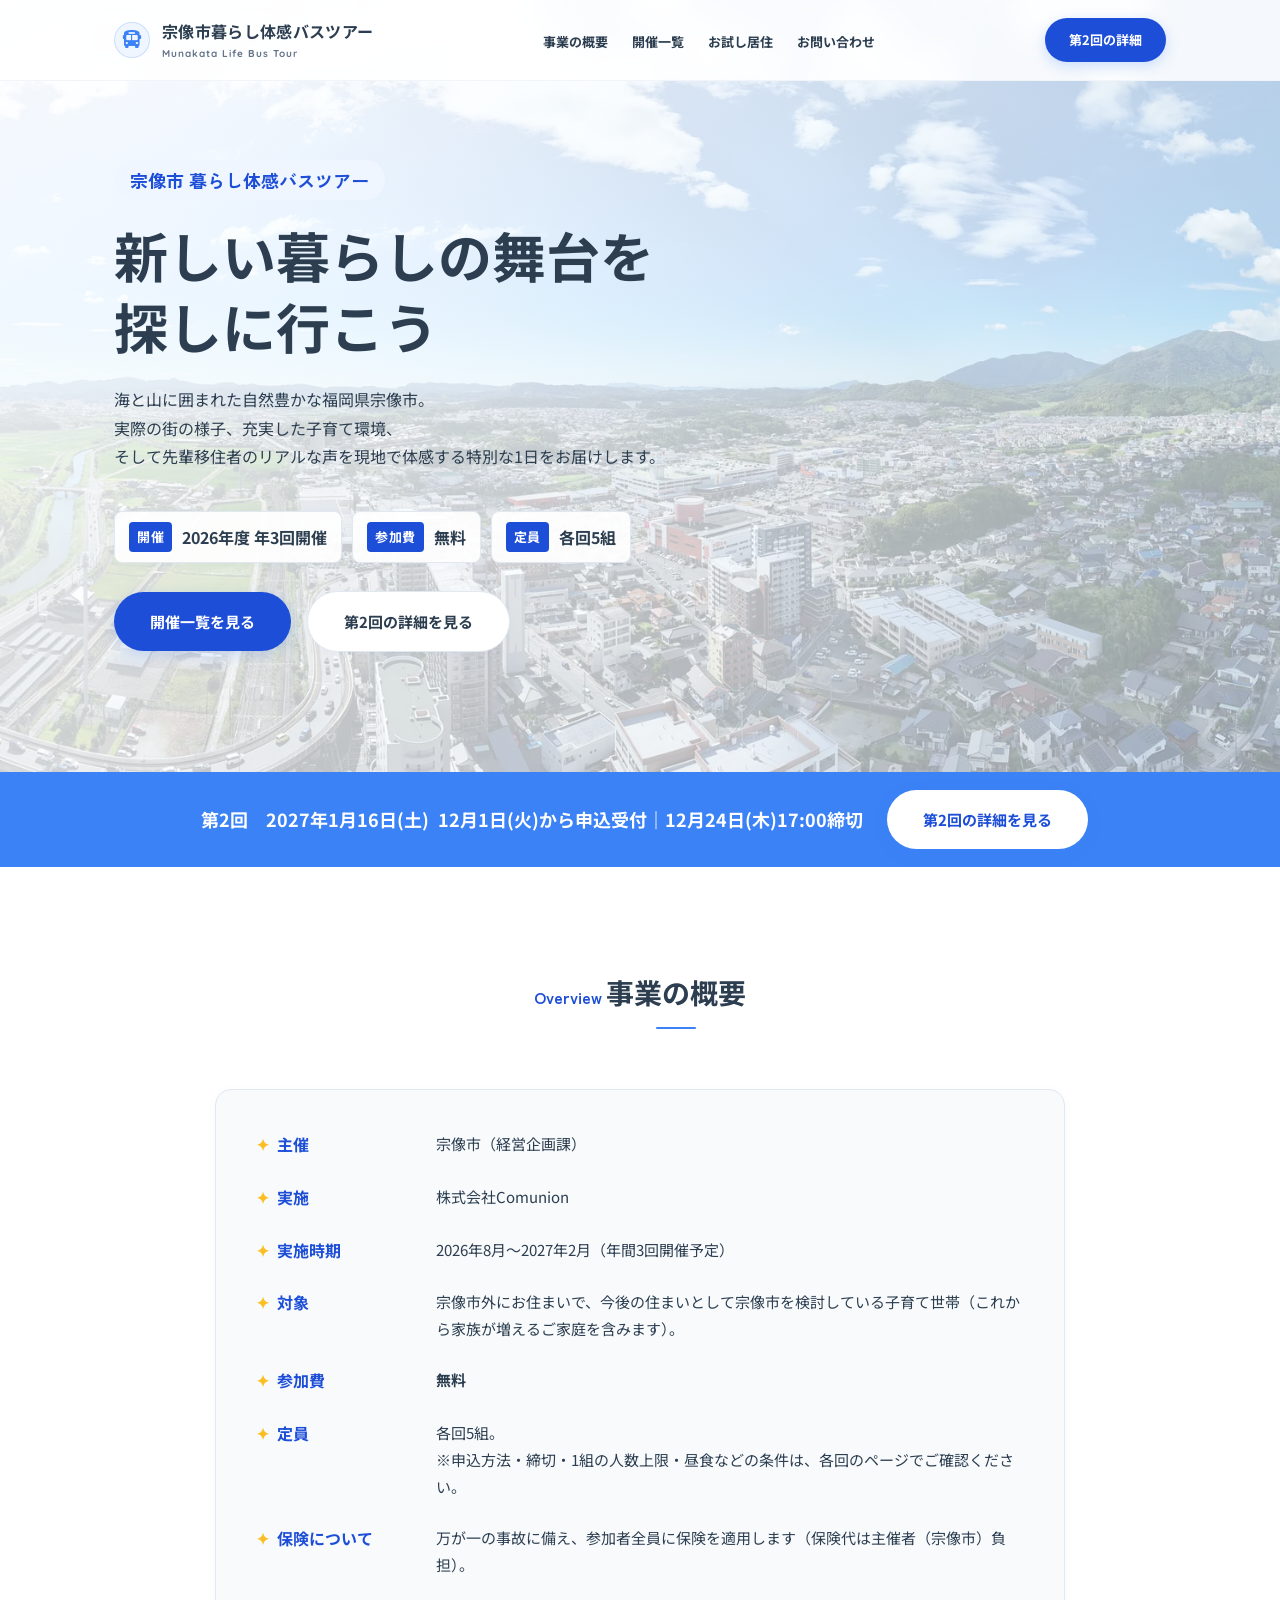
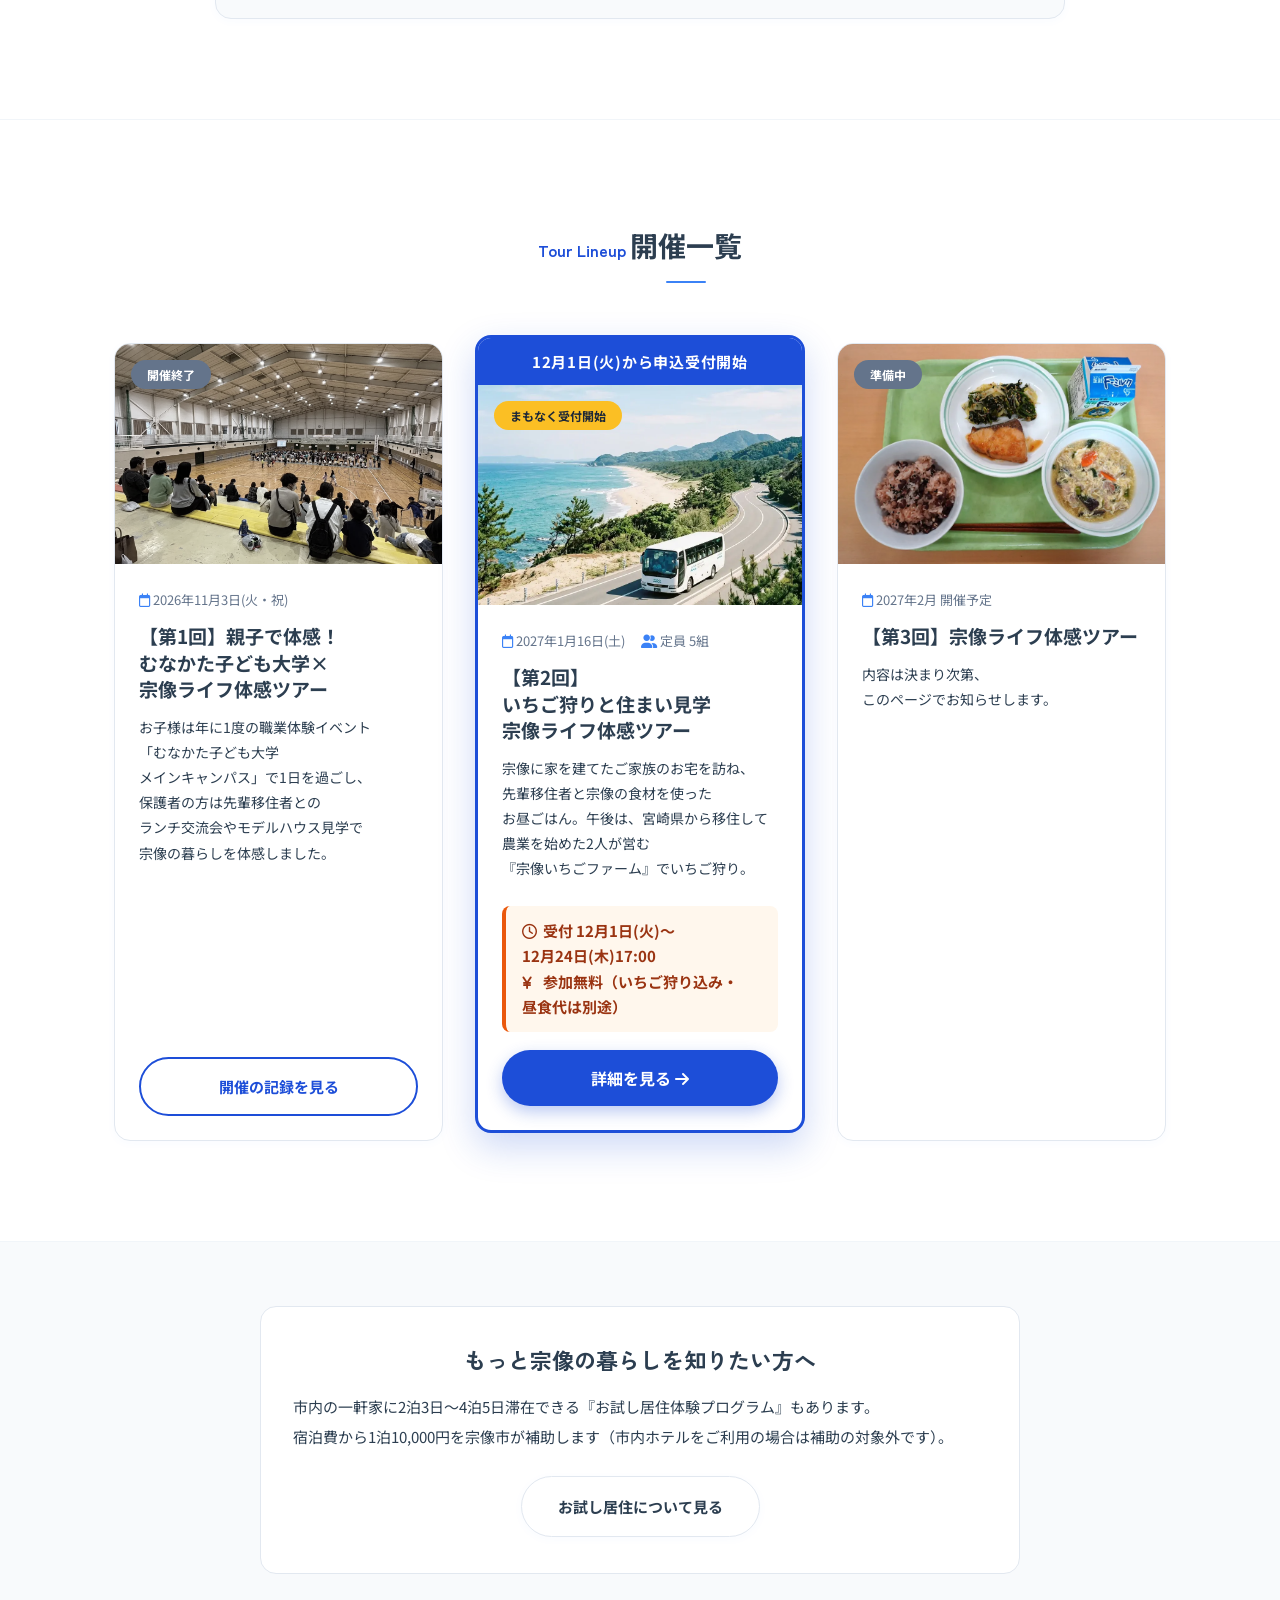
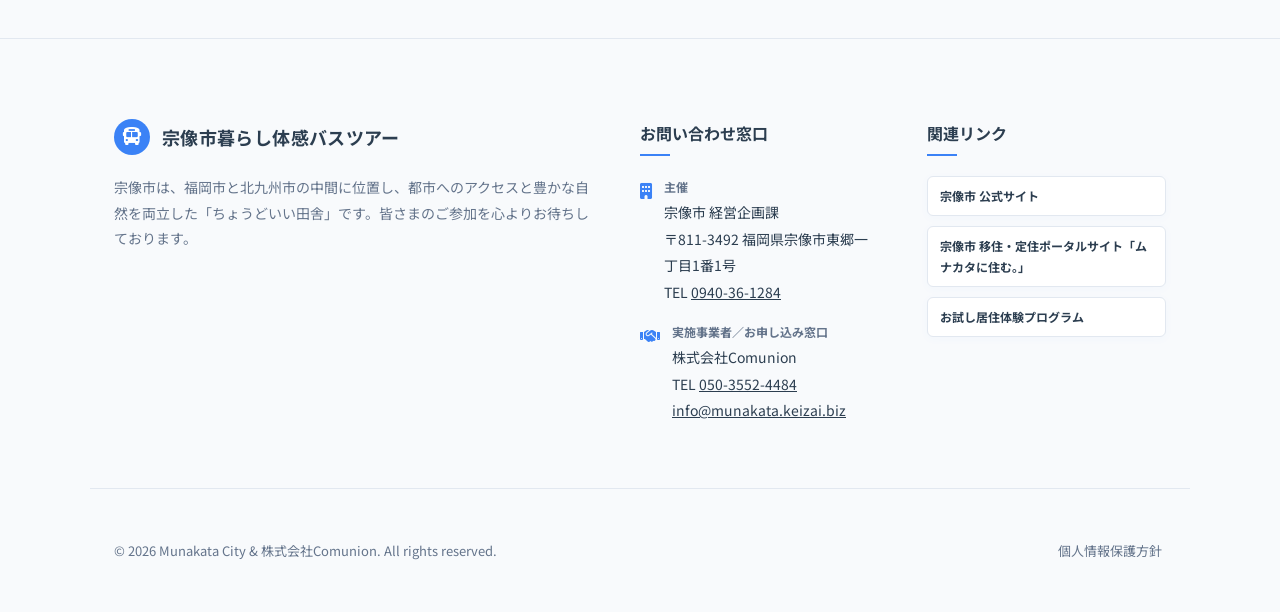
<file: index.html>
<!DOCTYPE html>
<html lang="ja">
<head>
  <meta charset="UTF-8">
  <meta http-equiv="X-UA-Compatible" content="IE=edge">
  <meta name="viewport" content="width=device-width, initial-scale=1.0">

  <!-- Google tag (gtag.js) - Google アナリティクス（GA4） -->
  <script async src="https://www.googletagmanager.com/gtag/js?id=G-R87EMJB9LG"></script>
  <script>
    window.dataLayer = window.dataLayer || [];
    function gtag(){dataLayer.push(arguments);}
    gtag('js', new Date());

    gtag('config', 'G-R87EMJB9LG');
  </script>
  <title>宗像市暮らし体感バスツアー 特設サイト｜2026年度 年3回開催・参加無料・第2回 1/16(土)開催・12/1(火)受付開始</title>
  <meta name="description" content="宗像市への移住を検討中の子育て世帯向け「宗像市暮らし体感バスツアー」（参加無料・各回5組・2026年度に年3回開催）。第2回は2027年1月16日(土)、12月24日(木)17:00まで参加者を募集中。第1回（11月3日）の開催記録も掲載しています。">
  <meta name="keywords" content="宗像市,移住,定住,バスツアー,暮らし体験,お試し居住,福岡県,移住支援,子育て世帯">

  <!-- Google Search Console 所有権確認（削除しないこと） -->
  <meta name="google-site-verification" content="DGMNTymvuTn0f_TJwOeBjIIE_rzc1Gw_IszMWSff6IQ">

  <!-- Canonical -->
  <link rel="canonical" href="https://iju-tour.munakatashi-otameshi-kyojyu.com/">

  <!-- OGP / SNS Share -->
  <meta property="og:type" content="website">
  <meta property="og:site_name" content="宗像市暮らし体感バスツアー">
  <meta property="og:title" content="宗像市暮らし体感バスツアー 特設サイト｜2026年度 年3回開催・参加無料・第2回 1/16(土)開催・12/1(火)受付開始">
  <meta property="og:description" content="宗像市への移住を検討中の子育て世帯向け「宗像市暮らし体感バスツアー」（参加無料・各回5組・2026年度に年3回開催）。第2回は2027年1月16日(土)、12月24日(木)17:00まで参加者を募集中。第1回（11月3日）の開催記録も掲載しています。">
  <meta property="og:url" content="https://iju-tour.munakatashi-otameshi-kyojyu.com/">
  <meta property="og:image" content="https://iju-tour.munakatashi-otameshi-kyojyu.com/assets/ogp.jpg">
  <meta property="og:image:width" content="1200">
  <meta property="og:image:height" content="630">
  <meta property="og:locale" content="ja_JP">
  <meta name="twitter:card" content="summary_large_image">

  <script type="application/ld+json">
  {
    "@context": "https://schema.org",
    "@type": "Organization",
    "name": "株式会社Comunion",
    "url": "https://comunion.jp",
    "telephone": "050-3552-4484"
  }
  </script>

  <!-- Favicon -->
  <link rel="icon" href="assets/favicon.png" type="image/png">
  <link rel="apple-touch-icon" href="assets/apple-touch-icon.png">
  <meta name="theme-color" content="#3b82f6">

  <!-- CSS -->
  <link rel="stylesheet" href="style.css?v=1.3.0">

  <!-- FontAwesome for Icons -->
  <link rel="stylesheet" href="https://cdnjs.cloudflare.com/ajax/libs/font-awesome/6.4.0/css/all.min.css">
</head>
<body>
  <!-- Header -->
  <header class="header">
    <div class="container header-container">
      <a href="#" class="header-logo">
        <div class="logo-icon"><i class="fa-solid fa-bus"></i></div>
        <div class="logo-text">
          <span class="logo-main">宗像市<wbr>暮らし体感バスツアー</span>
          <span class="logo-sub">Munakata Life Bus Tour</span>
        </div>
      </a>

      <nav class="nav" id="nav">
        <ul class="nav-list">
          <li><a href="#about" class="nav-link">事業の概要</a></li>
          <li><a href="#tours" class="nav-link">開催一覧</a></li>
          <li><a href="#trial" class="nav-link">お試し居住</a></li>
          <li><a href="#contact" class="nav-link">お問い合わせ</a></li>
        </ul>
      </nav>
      <a href="tour2/" class="header-cta"><span class="header-cta-long">第2回の</span>詳細</a>

      <div class="menu-toggle" id="menuToggle">
        <span></span>
        <span></span>
        <span></span>
      </div>
    </div>
  </header>

  <!-- Hero Section -->
  <section class="hero hero--top">
    <div class="container">
      <div class="hero-content">
        <div class="hero-tag">宗像市 暮らし体感バスツアー</div>
        <h1 class="hero-title">
          <span class="phrase">新しい暮らしの舞台を</span><br class="pc-only"><span class="phrase">探しに行こう</span>
        </h1>
        <p class="hero-desc">
          <span class="phrase">海と山に囲まれた</span><span class="phrase">自然豊かな福岡県宗像市。</span><span class="hero-desc-tail"><br>
          <span class="phrase">実際の街の様子、</span><span class="phrase">充実した子育て環境、</span><br>
          <span class="phrase">そして先輩移住者の</span><span class="phrase">リアルな声を現地で体感する</span><span class="phrase">特別な1日をお届けします。</span></span>
        </p>

        <ul class="hero-facts">
          <li class="hero-fact">
            <span class="hero-fact-label">開催</span>
            <span class="hero-fact-value">2026年度 年3回開催</span>
          </li>
          <li class="hero-fact">
            <span class="hero-fact-label">参加費</span>
            <span class="hero-fact-value">無料</span>
          </li>
          <li class="hero-fact">
            <span class="hero-fact-label">定員</span>
            <span class="hero-fact-value">各回5組</span>
          </li>
        </ul>

        <div class="hero-actions">
          <a href="#tours" class="btn btn-primary">開催一覧を見る</a>
          <a href="tour2/" class="btn btn-secondary">第2回の詳細を見る</a>
        </div>
      </div>
    </div>
  </section>

  <!-- 第2回の告知帯 -->
  <section class="announce-band" aria-label="第2回の参加者募集">
    <div class="container announce-inner">
      <p class="announce-text"><span class="phrase">第2回　</span><span class="phrase">2027年1月16日(土)　</span><span class="phrase">12月1日(火)から申込受付</span><span class="announce-sep" aria-hidden="true">｜</span><span class="phrase">12月24日(木)17:00締切</span></p>
      <a href="tour2/" class="btn btn-primary announce-btn">第2回の詳細を見る</a>
    </div>
  </section>

  <!-- Overview Section -->
  <section id="about" class="overview section-padding">
    <div class="container">
      <div class="section-header text-center">
        <span class="section-subtitle">Overview</span>
        <h2 class="section-title">事業の概要</h2>
      </div>

      <div class="overview-table">
        <dl class="overview-dl">
          <dt>主催</dt>
          <dd>宗像市（経営企画課）</dd>

          <dt>実施</dt>
          <dd>株式会社Comunion</dd>

          <dt>実施時期</dt>
          <dd>2026年8月〜2027年2月（年間3回開催予定）</dd>

          <dt>対象</dt>
          <dd>宗像市外にお住まいで、今後の住まいとして宗像市を検討している子育て世帯（これから家族が増えるご家庭を含みます）。</dd>

          <dt>参加費</dt>
          <dd><strong>無料</strong></dd>

          <dt>定員</dt>
          <dd>各回5組。<br>※申込方法・締切・1組の人数上限・昼食などの条件は、各回のページでご確認ください。</dd>

          <dt>保険について</dt>
          <dd>万が一の事故に備え、参加者全員に保険を適用します（保険代は主催者（宗像市）負担）。</dd>
        </dl>
      </div>
    </div>
  </section>

  <!-- Tour Lineup Section -->
  <section id="tours" class="tours section-padding">
    <div class="container">
      <div class="section-header text-center">
        <span class="section-subtitle">Tour Lineup</span>
        <h2 class="section-title">開催一覧</h2>
      </div>

      <div class="tours-grid">
        <!-- 第1回 -->
        <div class="tour-card is-closed-card">
          <div class="tour-card-img-wrap">
            <span class="tour-status closed">開催終了</span>
            <img src="assets/tour1/tour1_01.webp" alt="第1回の様子（むなかた子ども大学の会場）" class="tour-card-img" loading="lazy">
          </div>
          <div class="tour-card-body">
            <div class="tour-card-meta">
              <span style="white-space:nowrap"><i class="fa-regular fa-calendar"></i> 2026年11月3日(火・祝)</span>
            </div>
            <h3 class="tour-card-title"><span class="phrase">【第1回】親子で体感！</span><span class="phrase">むなかた子ども大学×</span><span class="phrase">宗像ライフ体感ツアー</span></h3>
            <p class="tour-card-desc">
              <span class="phrase">お子様は年に1度の職業体験イベント</span><span class="phrase">「むなかた子ども大学</span><span class="phrase">メインキャンパス」で</span><span class="phrase">1日を過ごし、</span><span class="phrase">保護者の方は先輩移住者との</span><span class="phrase">ランチ交流会や</span><span class="phrase">モデルハウス見学で</span><span class="phrase">宗像の暮らしを体感しました。</span>
            </p>
            <a href="tour1/" class="tour-card-action is-secondary">開催の記録を見る</a>
          </div>
        </div>

        <!-- 第2回 -->
        <div class="tour-card is-open-card">
          <p class="tour-card-ribbon">12月1日(火)から申込受付開始</p>
          <div class="tour-card-img-wrap">
            <span class="tour-status recruiting">まもなく受付開始</span>
            <img src="assets/hero_munakata.webp" alt="第2回 いちご狩りと住まい見学 宗像ライフ体感ツアー" class="tour-card-img" loading="lazy">
          </div>
          <div class="tour-card-body">
            <div class="tour-card-meta">
              <span style="white-space:nowrap"><i class="fa-regular fa-calendar"></i> 2027年1月16日(土)</span>
              <span><i class="fa-solid fa-user-group"></i> 定員 5組</span>
            </div>
            <h3 class="tour-card-title"><span class="phrase">【第2回】</span><span class="phrase">いちご狩りと住まい見学</span><span class="phrase">宗像ライフ体感ツアー</span></h3>
            <p class="tour-card-desc">
              <span class="phrase">宗像に家を建てたご家族のお宅を訪ね、</span><span class="phrase">先輩移住者と</span><span class="phrase">宗像の食材を使った</span><span class="phrase">お昼ごはん。</span><span class="phrase">午後は、宮崎県から移住して</span><span class="phrase">農業を始めた2人が営む</span><span class="phrase">『宗像いちごファーム』で</span><span class="phrase">いちご狩り。</span>
            </p>
            <ul class="tour-card-keyfacts">
              <li><i class="fa-regular fa-clock"></i> 受付 <strong><span style="white-space:nowrap">12月1日(火)〜</span><span style="white-space:nowrap">12月24日(木)17:00</span></strong></li>
              <li><i class="fa-solid fa-yen-sign"></i> 参加無料<span class="phrase">（いちご狩り込み・</span><span class="phrase">昼食代は別途）</span></li>
            </ul>
            <a href="tour2/" class="tour-card-action is-primary-cta">詳細を見る <i class="fa-solid fa-arrow-right"></i></a>
          </div>
        </div>

        <!-- 第3回（ページは作らず、カードのみ） -->
        <div class="tour-card">
          <div class="tour-card-img-wrap">
            <span class="tour-status upcoming">準備中</span>
            <img src="assets/tour3_kyushoku.webp" alt="宗像市の小学校の給食（イメージ）" class="tour-card-img" width="900" height="600" loading="lazy" decoding="async">
          </div>
          <div class="tour-card-body">
            <div class="tour-card-meta">
              <span style="white-space:nowrap"><i class="fa-regular fa-calendar"></i> 2027年2月 開催予定</span>
            </div>
            <h3 class="tour-card-title"><span class="phrase">【第3回】</span><span class="phrase">宗像ライフ体感ツアー</span></h3>
            <p class="tour-card-desc">
              <span class="phrase">内容は決まり次第、</span><span class="phrase">このページでお知らせします。</span>
            </p>
          </div>
        </div>
      </div>
    </div>
  </section>

  <!-- お試し居住の案内 -->
  <section id="trial" class="trial-note section-padding">
    <div class="container">
      <div class="trial-card">
        <h2 class="trial-title"><span class="phrase">もっと宗像の</span><span class="phrase">暮らしを知りたい方へ</span></h2>
        <p class="trial-text"><span class="phrase">市内の一軒家に</span><span class="phrase">2泊3日〜4泊5日滞在できる</span><span class="phrase">『お試し居住体験プログラム』も</span><span class="phrase">あります。</span><span class="phrase">宿泊費から1泊10,000円を</span><span class="phrase">宗像市が補助します</span><span class="phrase">（市内ホテルをご利用の場合は</span><span class="phrase">補助の対象外です）。</span></p>
        <a href="https://munakatashi-otameshi-kyojyu.com/" target="_blank" rel="noopener" class="btn btn-secondary trial-btn">お試し居住について見る</a>
      </div>
    </div>
  </section>

  <!-- Footer -->
  <footer class="footer" id="contact">
    <div class="container footer-top">
      <div>
        <div class="footer-info-logo">
          <div class="logo-icon" style="background-color: var(--primary-color); color: var(--bg-white);"><i class="fa-solid fa-bus"></i></div>
          <span class="logo-main" style="font-size: 1.8rem; font-weight: 700;">宗像市暮らし体感バスツアー</span>
        </div>
        <p class="footer-info-desc">
          宗像市は、福岡市と北九州市の中間に位置し、都市へのアクセスと豊かな自然を両立した「ちょうどいい田舎」です。皆さまのご参加を心よりお待ちしております。
        </p>
      </div>
      
      <div>
        <h3 class="footer-nav-title">お問い合わせ窓口</h3>
        <div class="footer-contact-item">
          <span class="footer-contact-icon"><i class="fa-solid fa-building"></i></span>
          <div class="footer-contact-text" style="line-height: 1.9;">
            <span>主催</span>
            宗像市 経営企画課<br>
            〒811-3492 福岡県宗像市東郷一丁目1番1号<br>
            TEL <a href="tel:0940-36-1284" style="color: inherit; text-decoration: underline;">0940-36-1284</a>
          </div>
        </div>
        <div class="footer-contact-item">
          <span class="footer-contact-icon"><i class="fa-solid fa-handshake"></i></span>
          <div class="footer-contact-text" style="line-height: 1.9;">
            <span>実施事業者／お申し込み窓口</span>
            株式会社Comunion<br>
            TEL <a href="tel:050-3552-4484" style="color: inherit; text-decoration: underline;">050-3552-4484</a><br>
            <a href="mailto:info@munakata.keizai.biz" style="color: inherit; text-decoration: underline;">info@munakata.keizai.biz</a>
          </div>
        </div>
      </div>

      <div>
        <h3 class="footer-nav-title">関連リンク</h3>
        <div class="footer-links-grid">
          <a href="https://www.city.munakata.lg.jp/" target="_blank" rel="noopener" class="footer-banner-link">宗像市 公式サイト</a>
          <a href="https://www.city.munakata.lg.jp/live/" target="_blank" rel="noopener" class="footer-banner-link">宗像市 移住・定住ポータルサイト「ムナカタに住む。」</a>
          <a href="https://munakatashi-otameshi-kyojyu.com/" target="_blank" rel="noopener" class="footer-banner-link">お試し居住体験プログラム</a>
        </div>
      </div>
    </div>
    
    <div class="container footer-bottom">
      <p>&copy; 2026 Munakata City & 株式会社Comunion. All rights reserved.</p>
      <div style="display: flex; gap: 24px;">
        
        <a href="tour2/#terms" style="color: var(--text-light);">個人情報保護方針</a>
      </div>
    </div>
  </footer>

    <!-- スマホのみ表示：常時追従の申込ボタン -->
  <a href="tour2/" class="sticky-cta" id="stickyCta">
    <span class="sticky-cta-text">
      <span class="sticky-cta-main">第2回 1/16(土) 12/1受付開始</span>
      <span class="sticky-cta-sub"><span class="phrase">申込締切 12/24(木)17:00・</span><span class="phrase">先着順</span></span>
    </span>
    <span class="sticky-cta-btn">詳細を見る</span>
  </a>

  <!-- Scripts -->
  <script>
    // スマホ向けUI（追従CTAの表示制御・スケジュール開閉）。フォーム送信処理には一切関与しない。
    (function () {
      try {
        var toggle = document.getElementById('itineraryToggle');
        var collapse = document.getElementById('itineraryCollapse');
        if (toggle && collapse) {
          toggle.addEventListener('click', function () {
            var open = collapse.classList.toggle('is-open');
            toggle.setAttribute('aria-expanded', open ? 'true' : 'false');
            toggle.querySelector('.itinerary-toggle-text').textContent =
              open ? 'スケジュールを閉じる' : '当日のスケジュールをすべて見る';
            if (!open) {
              var sec = document.getElementById('itinerary');
              if (sec) sec.scrollIntoView({ behavior: 'smooth', block: 'start' });
            }
          });
        }
        var sticky = document.getElementById('stickyCta');
        var booking = document.getElementById('booking');
        if (sticky && booking && 'IntersectionObserver' in window) {
          new IntersectionObserver(function (entries) {
            entries.forEach(function (e) {
              sticky.classList.toggle('is-hidden', e.isIntersecting);
            });
          }, { rootMargin: '0px 0px -55% 0px' }).observe(booking);
        }
      } catch (e) { /* UIの補助機能のため、失敗しても本体の動作は継続する */ }
    })();
  </script>
  <script src="app.js?v=1.3.0"></script>
</body>
</html>
</file>
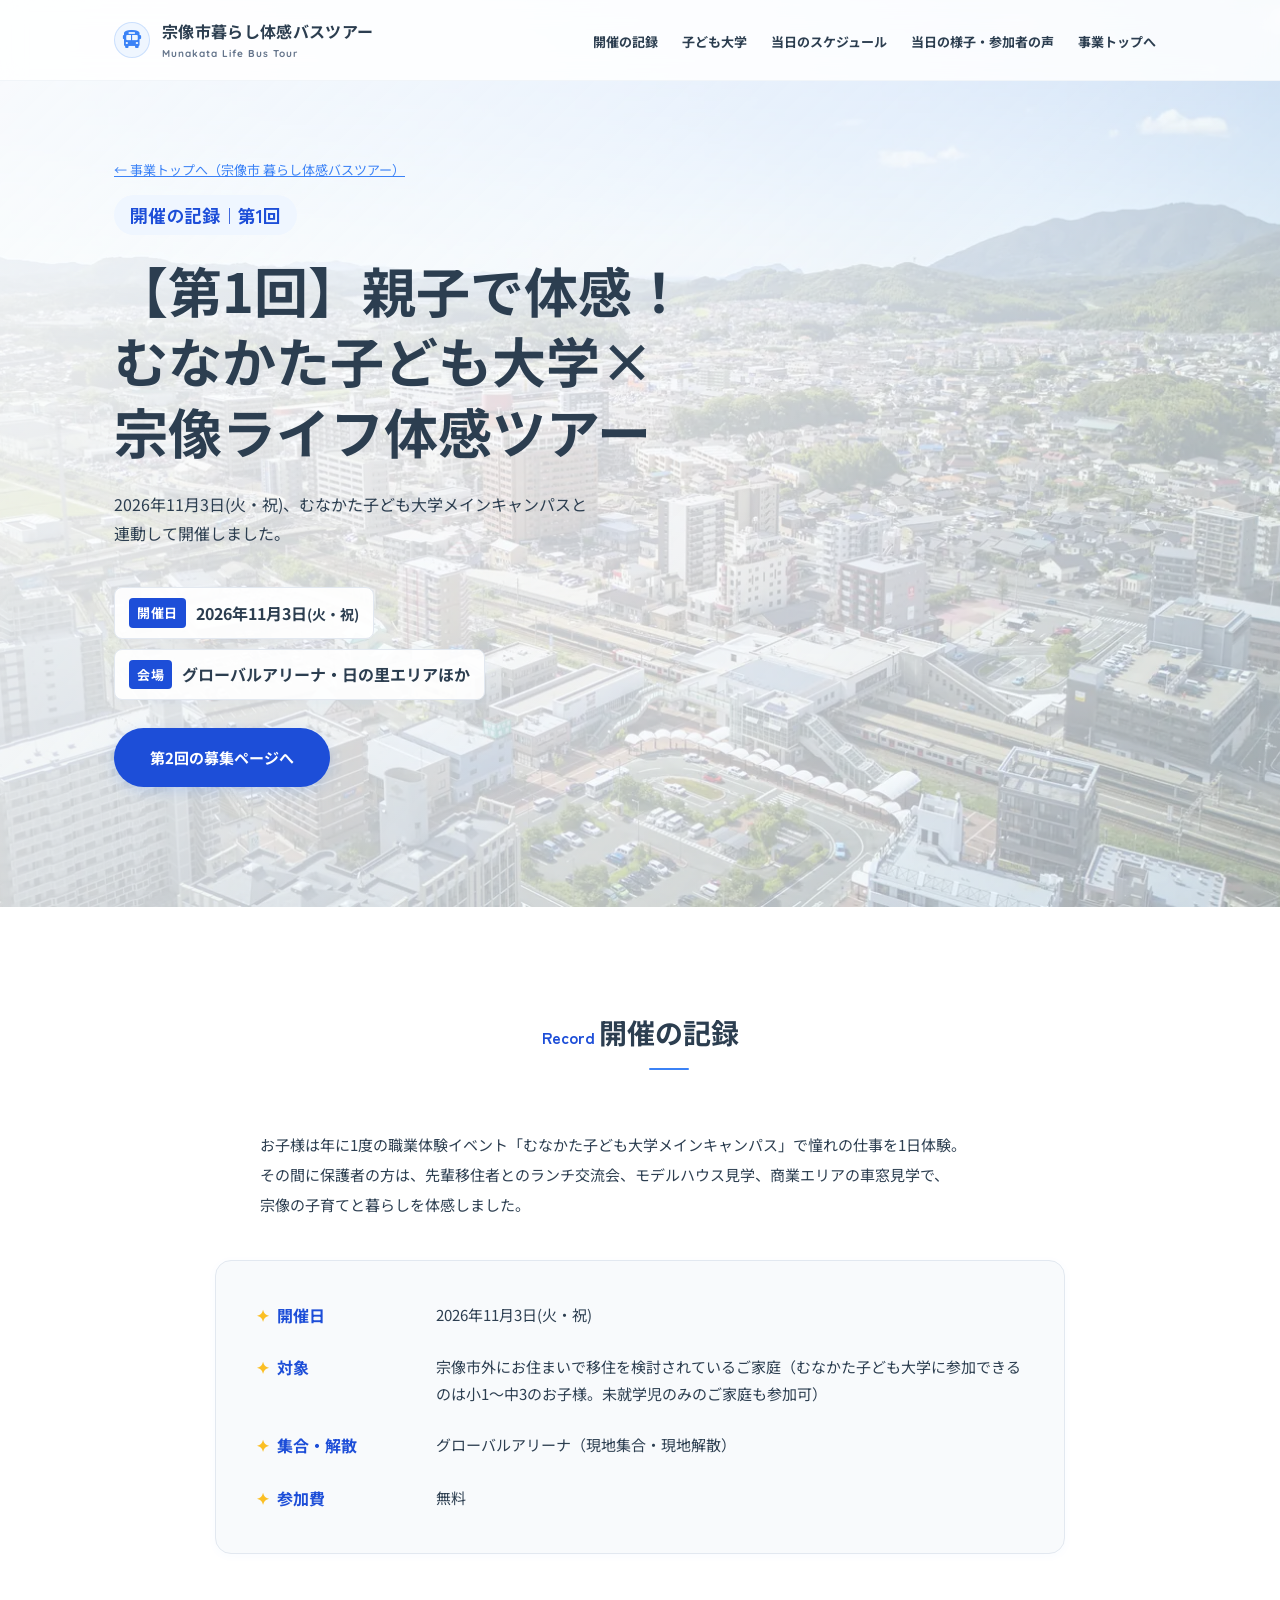
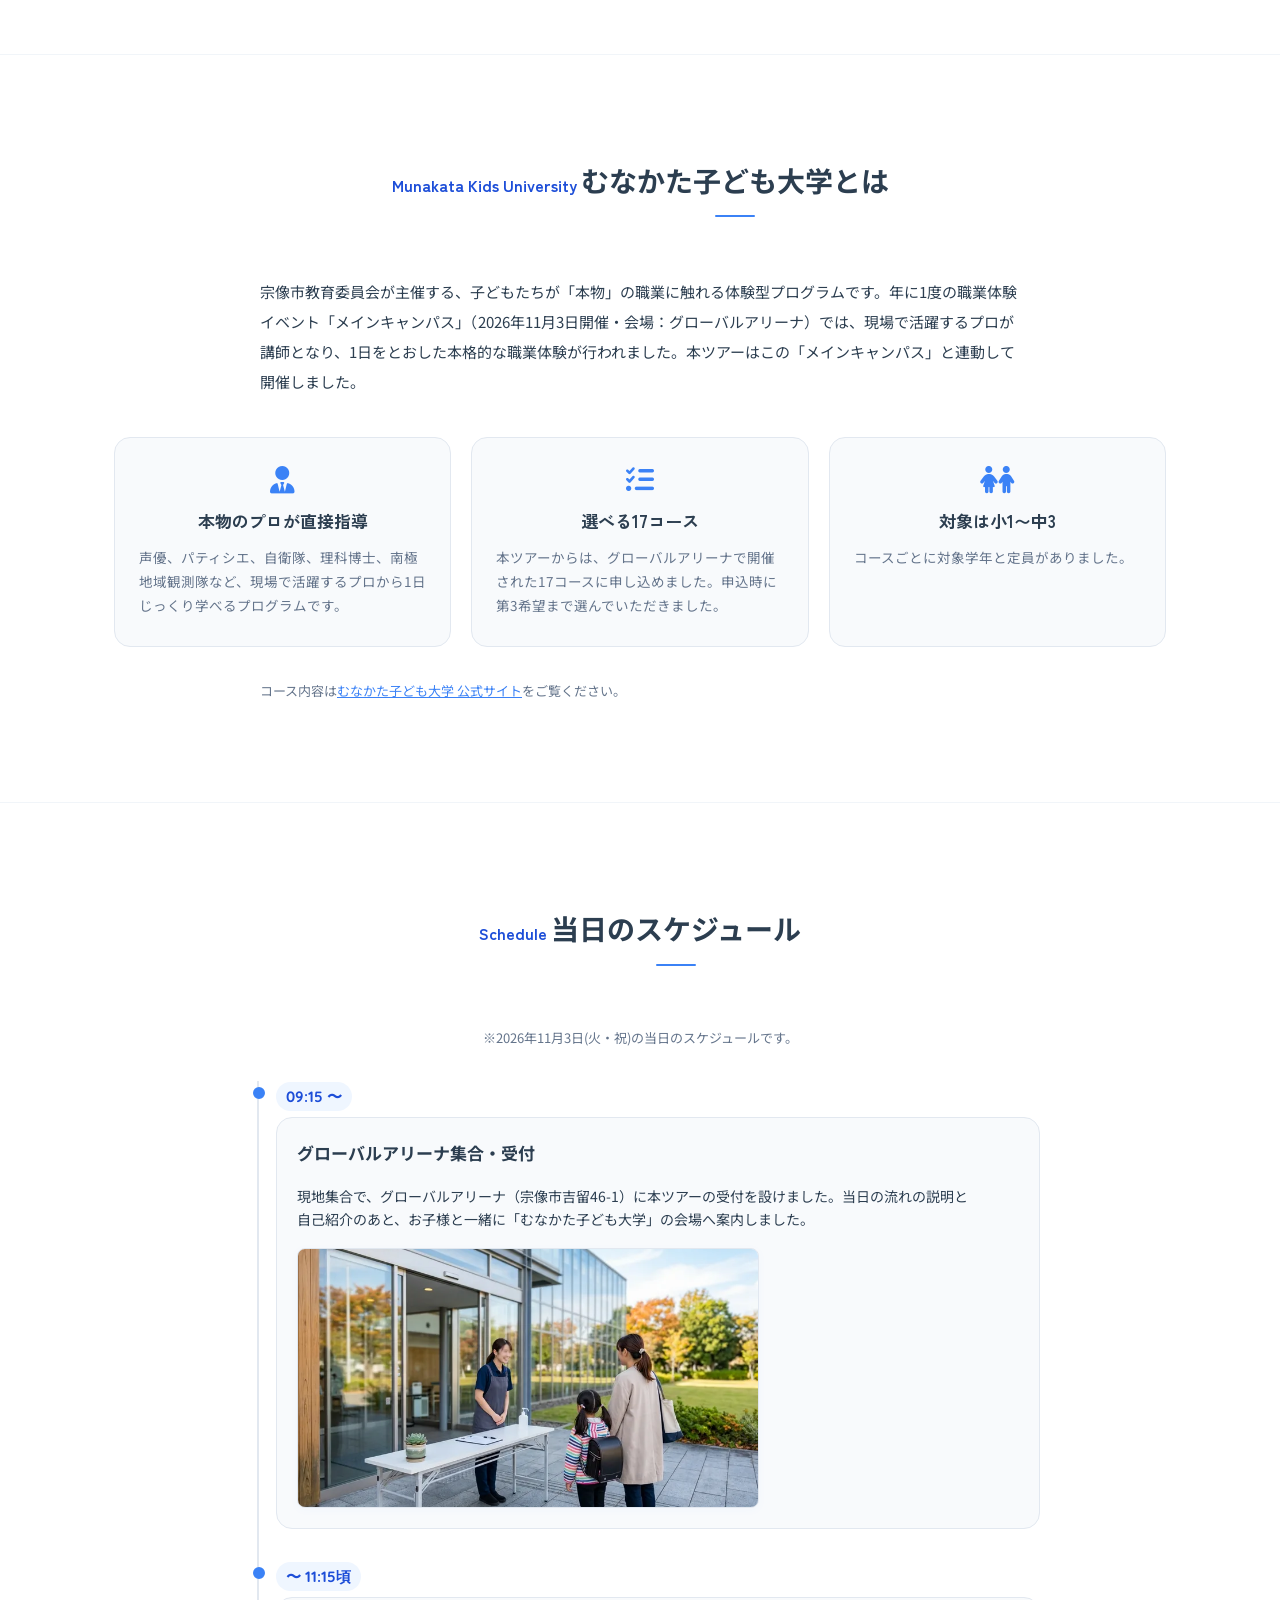
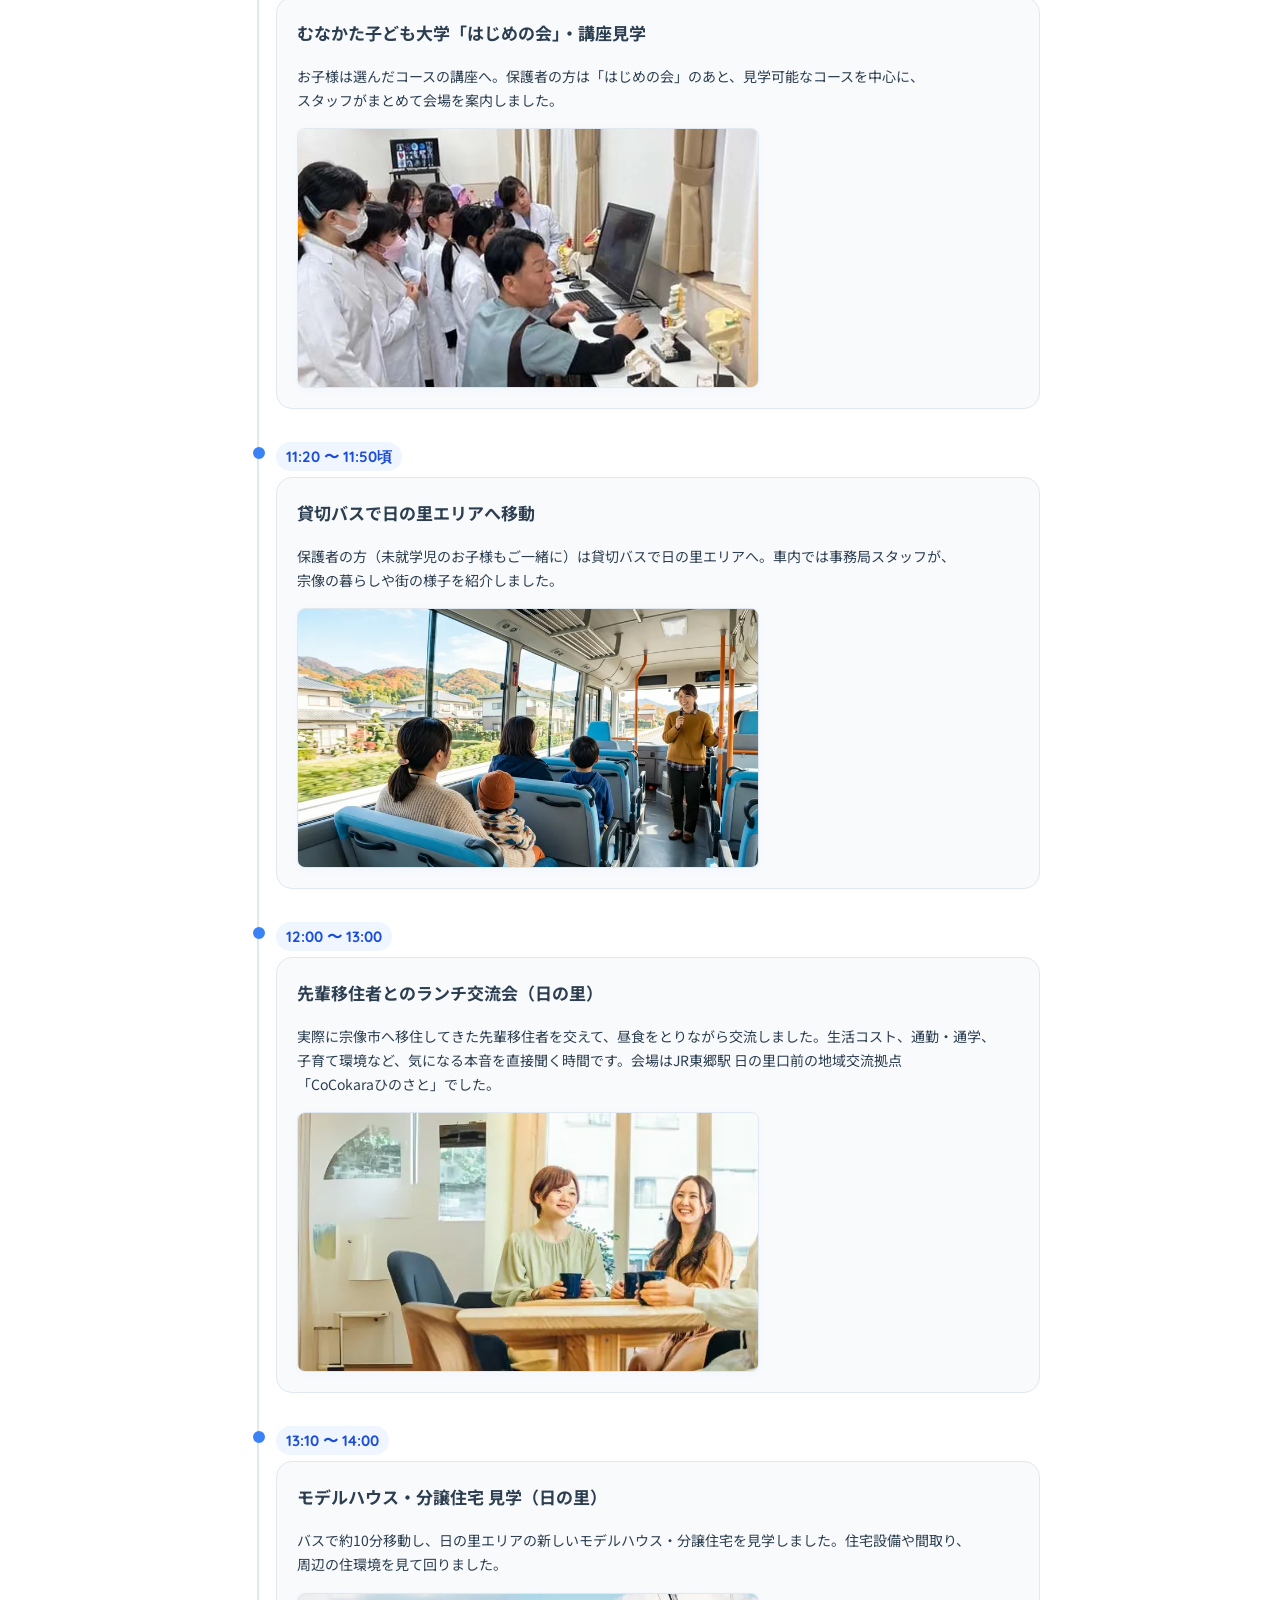
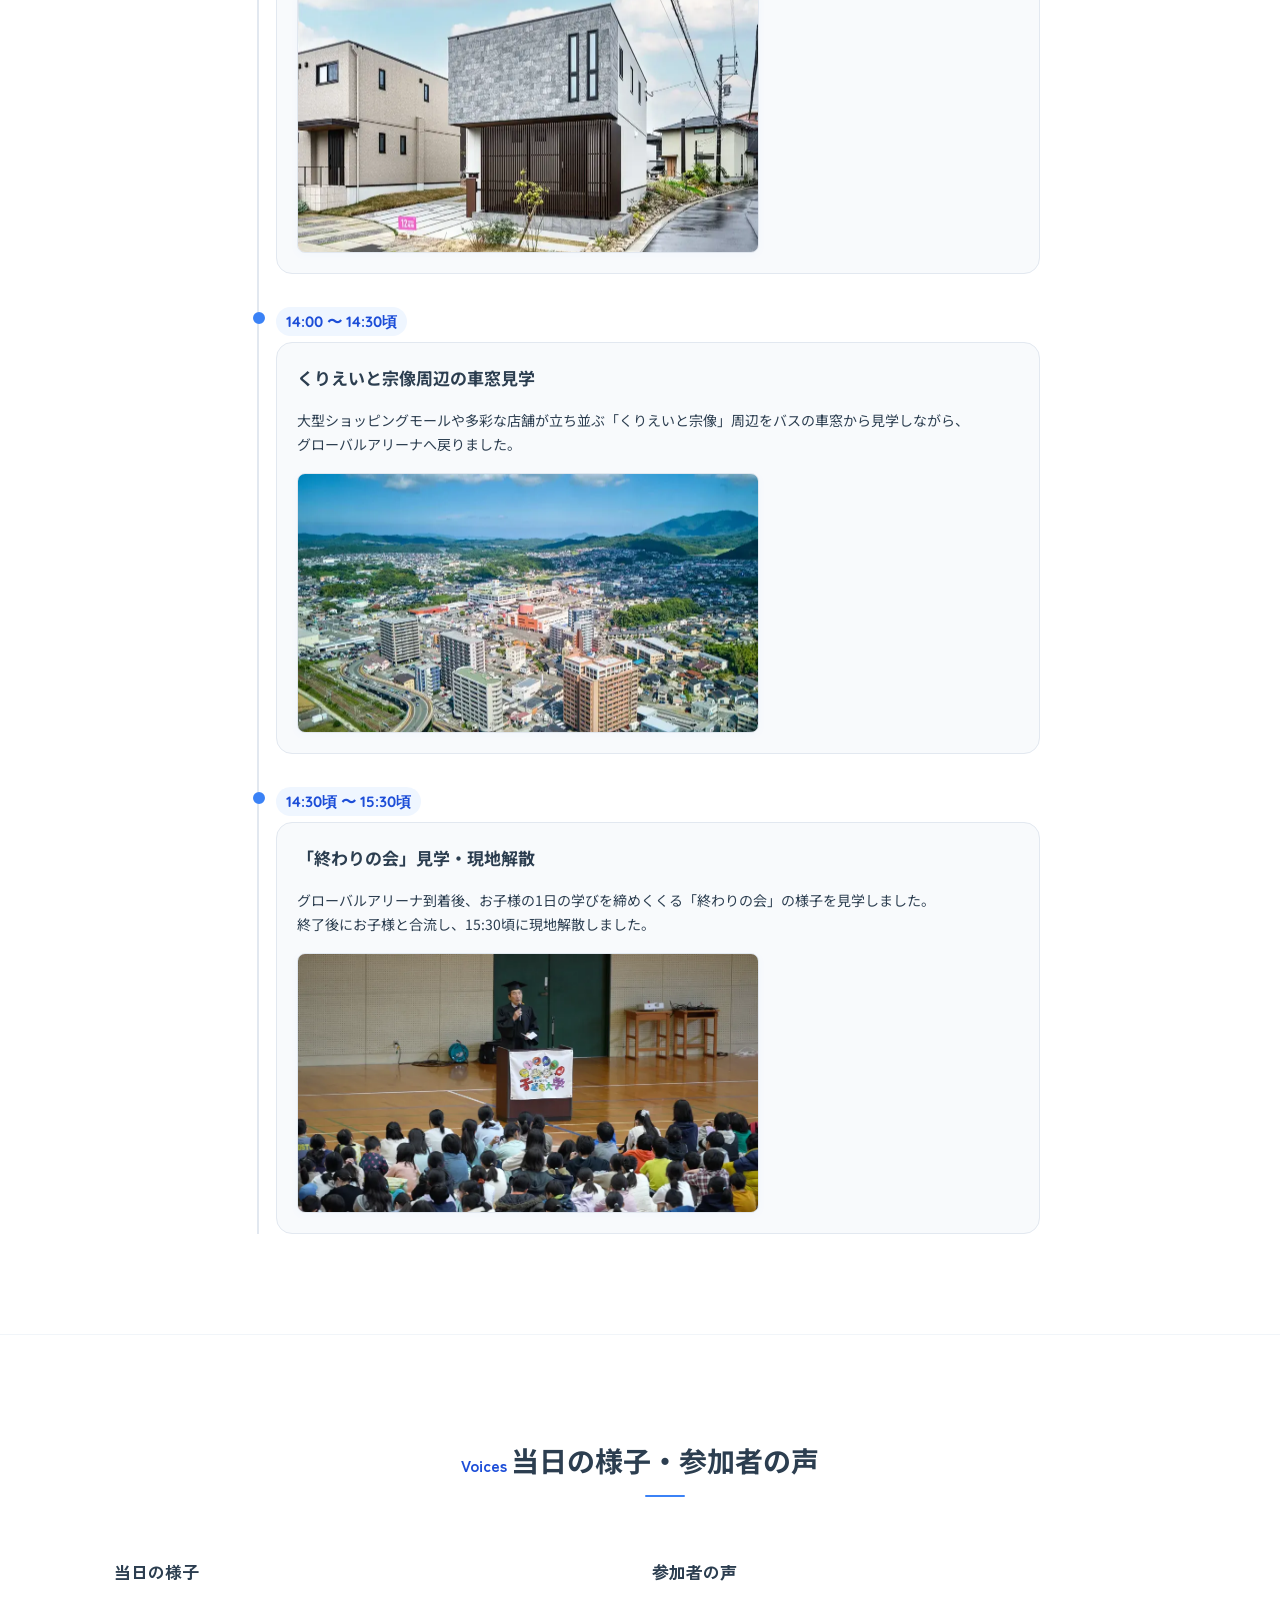
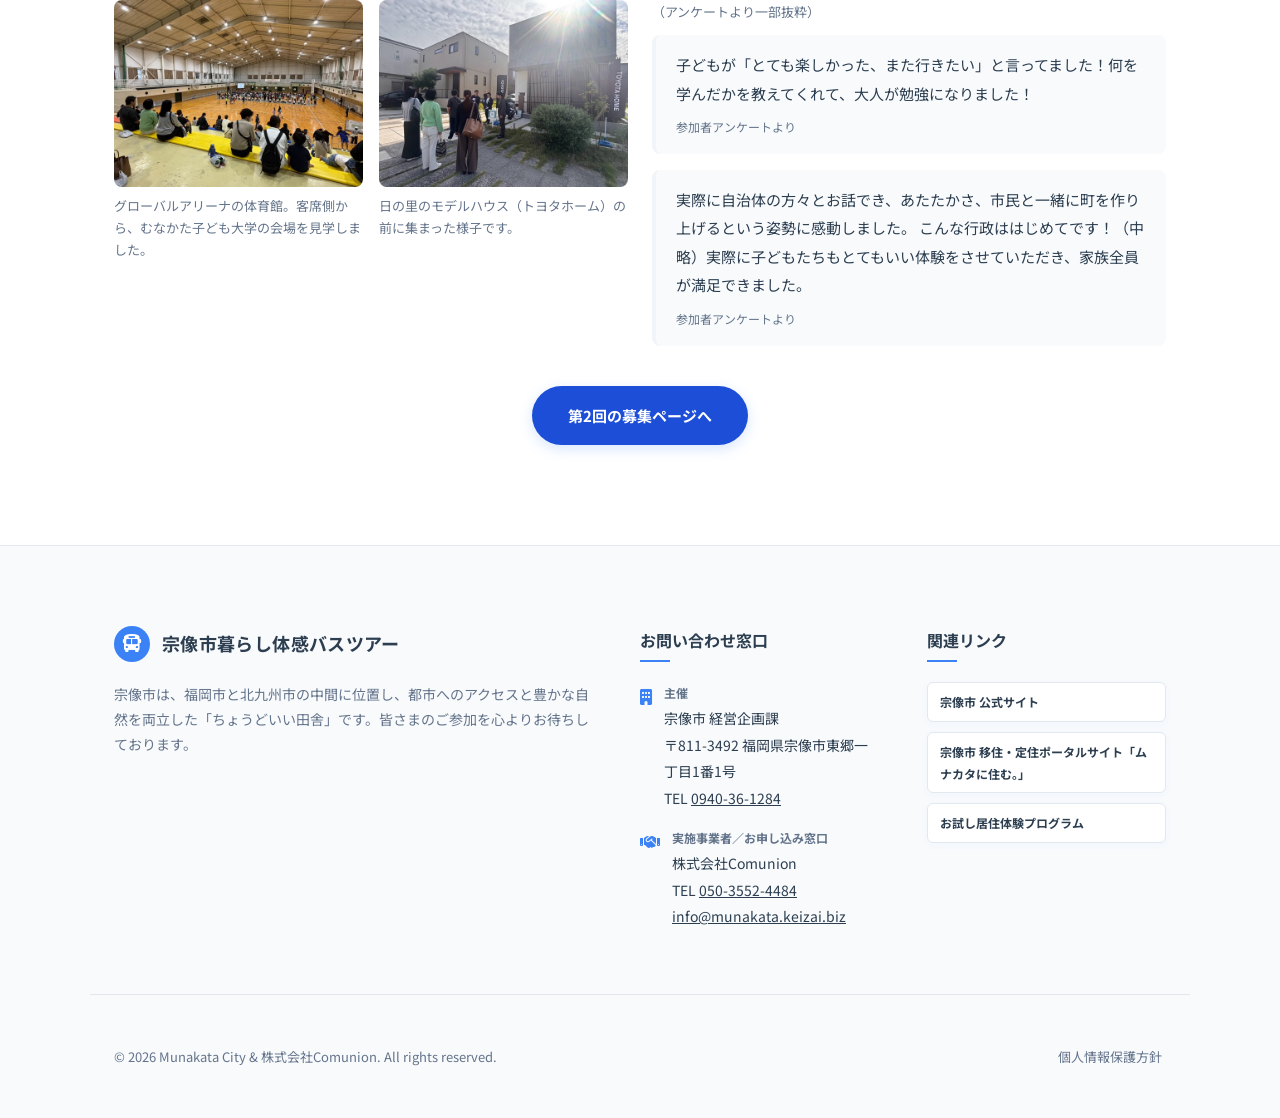
<file: tour1/index.html>
<!DOCTYPE html>
<html lang="ja">
<head>
  <meta charset="UTF-8">
  <meta http-equiv="X-UA-Compatible" content="IE=edge">
  <meta name="viewport" content="width=device-width, initial-scale=1.0">

  <!-- Google tag (gtag.js) - Google アナリティクス（GA4） -->
  <script async src="https://www.googletagmanager.com/gtag/js?id=G-R87EMJB9LG"></script>
  <script>
    window.dataLayer = window.dataLayer || [];
    function gtag(){dataLayer.push(arguments);}
    gtag('js', new Date());

    gtag('config', 'G-R87EMJB9LG');
  </script>
  <title>【開催の記録】第1回 宗像市暮らし体感バスツアー（2026年11月3日開催）｜むなかた子ども大学×宗像ライフ体感ツアー</title>
  <meta name="description" content="2026年11月3日(火・祝)、むなかた子ども大学メインキャンパスと連動して開催した「第1回 宗像市暮らし体感バスツアー」の開催の記録です。お子様の職業体験の間に、保護者の方は先輩移住者とのランチ交流会、モデルハウス見学で宗像の暮らしを体感しました。">
  <meta name="keywords" content="宗像市,移住,定住,バスツアー,暮らし体験,福岡県,子育て世帯,むなかた子ども大学,職業体験,開催の記録">

  <!-- Google Search Console 所有権確認（削除しないこと） -->
  <meta name="google-site-verification" content="DGMNTymvuTn0f_TJwOeBjIIE_rzc1Gw_IszMWSff6IQ">

  <!-- Canonical -->
  <link rel="canonical" href="https://iju-tour.munakatashi-otameshi-kyojyu.com/tour1/">

  <!-- OGP / SNS Share -->
  <meta property="og:type" content="website">
  <meta property="og:site_name" content="宗像市暮らし体感バスツアー">
  <meta property="og:title" content="【開催の記録】第1回 宗像市暮らし体感バスツアー（2026年11月3日開催）｜むなかた子ども大学×宗像ライフ体感ツアー">
  <meta property="og:description" content="2026年11月3日(火・祝)、むなかた子ども大学メインキャンパスと連動して開催した「第1回 宗像市暮らし体感バスツアー」の開催の記録です。お子様の職業体験の間に、保護者の方は先輩移住者とのランチ交流会、モデルハウス見学で宗像の暮らしを体感しました。">
  <meta property="og:url" content="https://iju-tour.munakatashi-otameshi-kyojyu.com/tour1/">
  <meta property="og:image" content="https://iju-tour.munakatashi-otameshi-kyojyu.com/assets/ogp.jpg">
  <meta property="og:image:width" content="1200">
  <meta property="og:image:height" content="630">
  <meta property="og:locale" content="ja_JP">
  <meta name="twitter:card" content="summary_large_image">

  <script type="application/ld+json">
  {
    "@context": "https://schema.org",
    "@type": "Organization",
    "name": "株式会社Comunion",
    "url": "https://comunion.jp",
    "telephone": "050-3552-4484"
  }
  </script>

  <!-- Favicon -->
  <link rel="icon" href="../assets/favicon.png" type="image/png">
  <link rel="apple-touch-icon" href="../assets/apple-touch-icon.png">
  <meta name="theme-color" content="#3b82f6">

  <!-- CSS -->
  <link rel="stylesheet" href="../style.css?v=1.3.0">

  <!-- FontAwesome for Icons -->
  <link rel="stylesheet" href="https://cdnjs.cloudflare.com/ajax/libs/font-awesome/6.4.0/css/all.min.css">
</head>
<body>
  <!-- Header -->
  <header class="header">
    <div class="container header-container">
      <a href="../" class="header-logo">
        <div class="logo-icon"><i class="fa-solid fa-bus"></i></div>
        <div class="logo-text">
          <span class="logo-main">宗像市<wbr>暮らし体感バスツアー</span>
          <span class="logo-sub">Munakata Life Bus Tour</span>
        </div>
      </a>

      <nav class="nav" id="nav">
        <ul class="nav-list">
          <li><a href="#record" class="nav-link">開催の記録</a></li>
          <li><a href="#kids-univ" class="nav-link">子ども大学</a></li>
          <li><a href="#itinerary" class="nav-link">当日のスケジュール</a></li>
          <li><a href="#voices" class="nav-link">当日の様子・参加者の声</a></li>
          <li><a href="../" class="nav-link">事業トップへ</a></li>
        </ul>
      </nav>

      <div class="menu-toggle" id="menuToggle">
        <span></span>
        <span></span>
        <span></span>
      </div>
    </div>
  </header>

  <!-- Hero (開催の記録) -->
  <section class="hero hero-record">
    <div class="container">
      <div class="hero-content">
        <p class="back-top"><a href="../">← 事業トップへ（宗像市 暮らし体感バスツアー）</a></p>
        <div class="hero-tag">開催の記録｜第1回</div>
        <h1 class="hero-title">
          <span class="phrase">【第1回】親子で体感！</span><span class="phrase">むなかた子ども大学×</span><span class="phrase">宗像ライフ体感ツアー</span>
        </h1>
        <p class="hero-desc">
          <span class="phrase">2026年11月3日(火・祝)、</span><span class="phrase">むなかた子ども大学メインキャンパスと</span><span class="phrase">連動して開催しました。</span>
        </p>
        <ul class="hero-facts">
          <li class="hero-fact">
            <span class="hero-fact-label">開催日</span>
            <span class="hero-fact-value">2026年11月3日<span class="hero-fact-dow">(火・祝)</span></span>
          </li>
          <li class="hero-fact">
            <span class="hero-fact-label">会場</span>
            <span class="hero-fact-value">グローバルアリーナ・日の里エリアほか</span>
          </li>
        </ul>
        <div class="hero-actions">
          <a href="../tour2/" class="btn btn-primary">第2回の募集ページへ</a>
        </div>
      </div>
    </div>
  </section>

  <!-- 開催の記録 -->
  <section id="record" class="overview section-padding">
    <div class="container">
      <div class="section-header text-center">
        <span class="section-subtitle">Record</span>
        <h2 class="section-title">開催の記録</h2>
      </div>
      <p class="kids-univ-lead">
        <span class="phrase">お子様は年に1度の職業体験イベント</span><span class="phrase">「むなかた子ども大学</span><span class="phrase">メインキャンパス」で</span><span class="phrase">憧れの仕事を1日体験。</span><span class="phrase">その間に保護者の方は、</span><span class="phrase">先輩移住者との</span><span class="phrase">ランチ交流会、</span><span class="phrase">モデルハウス見学、</span><span class="phrase">商業エリアの車窓見学で、</span><span class="phrase">宗像の子育てと暮らしを</span><span class="phrase">体感しました。</span>
      </p>
      <div class="overview-table">
        <dl class="overview-dl">
          <dt>開催日</dt>
          <dd>2026年11月3日(火・祝)</dd>
          <dt>対象</dt>
          <dd>宗像市外にお住まいで移住を検討されているご家庭（むなかた子ども大学に参加できるのは小1〜中3のお子様。未就学児のみのご家庭も参加可）</dd>
          <dt>集合・解散</dt>
          <dd>グローバルアリーナ（現地集合・現地解散）</dd>
          <dt>参加費</dt>
          <dd>無料</dd>
        </dl>
      </div>
    </div>
  </section>

  <!-- Kids University Section（要約） -->
  <section id="kids-univ" class="kids-univ section-padding">
    <div class="container">
      <div class="section-header text-center">
        <span class="section-subtitle">Munakata Kids University</span>
        <h2 class="section-title">むなかた子ども大学とは</h2>
      </div>
      <p class="kids-univ-lead">
        宗像市教育委員会が主催する、子どもたちが「本物」の職業に触れる体験型プログラムです。年に1度の職業体験イベント「メインキャンパス」（2026年11月3日開催・会場：グローバルアリーナ）では、現場で活躍するプロが講師となり、1日をとおした本格的な職業体験が行われました。本ツアーはこの「メインキャンパス」と連動して開催しました。
      </p>
      <div class="kids-univ-points">
        <div class="kids-point">
          <i class="fa-solid fa-user-tie" aria-hidden="true"></i>
          <h3><span class="phrase">本物のプロが</span><span class="phrase">直接指導</span></h3>
          <p>声優、パティシエ、自衛隊、理科博士、南極地域観測隊など、現場で活躍するプロから1日じっくり学べるプログラムです。</p>
        </div>
        <div class="kids-point">
          <i class="fa-solid fa-list-check" aria-hidden="true"></i>
          <h3><span class="phrase">選べる</span><span class="phrase">17コース</span></h3>
          <p>本ツアーからは、グローバルアリーナで開催された17コースに申し込めました。申込時に第3希望まで選んでいただきました。</p>
        </div>
        <div class="kids-point">
          <i class="fa-solid fa-children" aria-hidden="true"></i>
          <h3><span class="phrase">対象は</span><span class="phrase">小1〜中3</span></h3>
          <p>コースごとに対象学年と定員がありました。</p>
        </div>
      </div>
      <p class="kids-univ-note">コース内容は<a href="https://munakata-kids-unv.jp/course/main-campus/" target="_blank" rel="noopener">むなかた子ども大学 公式サイト</a>をご覧ください。</p>
    </div>
  </section>

  <!-- Itinerary Section -->
  <section id="itinerary" class="itinerary section-padding">
    <div class="container">
      <div class="section-header text-center">
        <span class="section-subtitle">Schedule</span>
        <h2 class="section-title">当日のスケジュール</h2>
      </div>
      <p class="itinerary-note">※2026年11月3日(火・祝)の当日のスケジュールです。</p>
      <div class="itinerary-container">
        <div class="timeline">
          <div class="timeline-item">
            <div class="timeline-marker"></div>
            <div class="timeline-time">09:15 〜</div>
            <div class="timeline-content-card">
              <div class="timeline-header">
                <h3 class="timeline-title"><span class="phrase">グローバルアリーナ </span><span class="phrase">集合・受付</span></h3>
              </div>
              <div class="timeline-body">
                <p class="timeline-desc">
                  <span class="phrase">現地集合で、</span><span class="phrase">グローバルアリーナ</span><span class="phrase">（宗像市吉留46-1）に</span><span class="phrase">本ツアーの受付を設けました。</span><span class="phrase">当日の流れの説明と</span><span class="phrase">自己紹介のあと、</span><span class="phrase">お子様と一緒に</span><span class="phrase">「むなかた子ども大学」の</span><span class="phrase">会場へ案内しました。</span>
                </p>
                <div class="timeline-img-wrap"><img src="../assets/reception.webp" alt="集合・受付の様子（イメージ）" loading="lazy" decoding="async"></div>
              </div>
            </div>
          </div>

          <div class="timeline-item">
            <div class="timeline-marker"></div>
            <div class="timeline-time">〜 11:15頃</div>
            <div class="timeline-content-card">
              <div class="timeline-header">
                <h3 class="timeline-title"><span class="phrase">むなかた子ども大学</span><span class="phrase">「はじめの会」・</span><span class="phrase">講座見学</span></h3>
              </div>
              <div class="timeline-body">
                <p class="timeline-desc">
                  <span class="phrase">お子様は選んだコースの</span><span class="phrase">講座へ。</span><span class="phrase">保護者の方は</span><span class="phrase">「はじめの会」のあと、</span><span class="phrase">見学可能なコースを中心に、</span><span class="phrase">スタッフがまとめて</span><span class="phrase">会場を案内しました。</span>
                </p>
                <div class="timeline-img-wrap"><img src="../assets/kidsuniv_lecture.webp" alt="むなかた子ども大学の講座の様子" loading="lazy" decoding="async"></div>
              </div>
            </div>
          </div>

          <div class="timeline-item">
            <div class="timeline-marker"></div>
            <div class="timeline-time">11:20 〜 11:50頃</div>
            <div class="timeline-content-card">
              <div class="timeline-header">
                <h3 class="timeline-title"><span class="phrase">貸切バスで</span><span class="phrase">日の里エリアへ移動</span></h3>
              </div>
              <div class="timeline-body">
                <p class="timeline-desc">
                  <span class="phrase">保護者の方（未就学児のお子様も</span><span class="phrase">ご一緒に）は</span><span class="phrase">貸切バスで日の里エリアへ。</span><span class="phrase">車内では事務局スタッフが、</span><span class="phrase">宗像の暮らしや</span><span class="phrase">街の様子を紹介しました。</span>
                </p>
                <div class="timeline-img-wrap"><img src="../assets/bus_interior.webp" alt="貸切バス車内の様子（イメージ）" loading="lazy" decoding="async"></div>
              </div>
            </div>
          </div>

          <div class="timeline-item">
            <div class="timeline-marker"></div>
            <div class="timeline-time">12:00 〜 13:00</div>
            <div class="timeline-content-card">
              <div class="timeline-header">
                <h3 class="timeline-title"><span class="phrase">先輩移住者との</span><span class="phrase">ランチ交流会（日の里）</span></h3>
              </div>
              <div class="timeline-body">
                <p class="timeline-desc">
                  <span class="phrase">実際に宗像市へ移住してきた</span><span class="phrase">先輩移住者を交えて、</span><span class="phrase">昼食をとりながら交流しました。</span><span class="phrase">生活コスト、通勤・通学、</span><span class="phrase">子育て環境など、</span><span class="phrase">気になる本音を</span><span class="phrase">直接聞く時間です。</span><span class="phrase">会場はJR東郷駅 日の里口前の</span><span class="phrase">地域交流拠点</span><span class="phrase">「CoCokaraひのさと」でした。</span>
                </p>
                <div class="timeline-img-wrap"><img src="../assets/iju_discussion.webp" alt="先輩移住者との交流会の様子" loading="lazy" decoding="async"></div>
              </div>
            </div>
          </div>

          <div class="timeline-item">
            <div class="timeline-marker"></div>
            <div class="timeline-time">13:10 〜 14:00</div>
            <div class="timeline-content-card">
              <div class="timeline-header">
                <h3 class="timeline-title"><span class="phrase">モデルハウス・</span><span class="phrase">分譲住宅 見学（日の里）</span></h3>
              </div>
              <div class="timeline-body">
                <p class="timeline-desc">
                  <span class="phrase">バスで約10分移動し、</span><span class="phrase">日の里エリアの</span><span class="phrase">新しいモデルハウス・</span><span class="phrase">分譲住宅を見学しました。</span><span class="phrase">住宅設備や間取り、</span><span class="phrase">周辺の住環境を</span><span class="phrase">見て回りました。</span>
                </p>
                <div class="timeline-img-wrap"><img src="../assets/toyotahome_exterior.webp" alt="協力ハウスメーカー トヨタホームの分譲住宅外観" loading="lazy" decoding="async"></div>
              </div>
            </div>
          </div>

          <div class="timeline-item">
            <div class="timeline-marker"></div>
            <div class="timeline-time">14:00 〜 14:30頃</div>
            <div class="timeline-content-card">
              <div class="timeline-header">
                <h3 class="timeline-title"><span class="phrase">くりえいと宗像周辺の</span><span class="phrase">車窓見学</span></h3>
              </div>
              <div class="timeline-body">
                <p class="timeline-desc">
                  <span class="phrase">大型ショッピングモールや</span><span class="phrase">多彩な店舗が立ち並ぶ</span><span class="phrase">「くりえいと宗像」周辺を</span><span class="phrase">バスの車窓から見学しながら、</span><span class="phrase">グローバルアリーナへ</span><span class="phrase">戻りました。</span>
                </p>
                <div class="timeline-img-wrap"><img src="../assets/create_munakata.webp" alt="くりえいと宗像 街並み" loading="lazy" decoding="async"></div>
              </div>
            </div>
          </div>

          <div class="timeline-item">
            <div class="timeline-marker"></div>
            <div class="timeline-time">14:30頃 〜 15:30頃</div>
            <div class="timeline-content-card">
              <div class="timeline-header">
                <h3 class="timeline-title"><span class="phrase">「終わりの会」見学・</span><span class="phrase">現地解散</span></h3>
              </div>
              <div class="timeline-body">
                <p class="timeline-desc">
                  <span class="phrase">グローバルアリーナ到着後、</span><span class="phrase">お子様の1日の学びを</span><span class="phrase">締めくくる</span><span class="phrase">「終わりの会」の様子を</span><span class="phrase">見学しました。</span><span class="phrase">終了後にお子様と合流し、</span><span class="phrase">15:30頃に現地解散しました。</span>
                </p>
                <div class="timeline-img-wrap"><img src="../assets/kidsuniv_closing.webp" alt="むなかた子ども大学「終わりの会」の様子" loading="lazy" decoding="async"></div>
              </div>
            </div>
          </div>

        </div>
      </div>
    </div>
  </section>

  <!-- 当日の様子・参加者の声 -->
  <section id="voices" class="kids-univ section-padding">
    <div class="container">
      <div class="section-header text-center">
        <span class="section-subtitle">Voices</span>
        <h2 class="section-title">当日の様子・参加者の声</h2>
      </div>
      <div class="record-grid">
        <div class="record-box">
          <h3 class="record-box-title">当日の様子</h3>
          <ul class="tour-gallery">
            <li>
              <figure>
                <img src="../assets/tour1/tour1_01.webp" alt="グローバルアリーナの体育館で、むなかた子ども大学の会場を客席側から見ている参加者の後ろ姿" width="1200" height="900" loading="lazy" decoding="async">
                <figcaption>グローバルアリーナの体育館。客席側から、むなかた子ども大学の会場を見学しました。</figcaption>
              </figure>
            </li>
            <li>
              <figure>
                <img src="../assets/tour1/tour1_02.webp" alt="トヨタホームのモデルハウスの前に集まった参加者" width="1200" height="900" loading="lazy" decoding="async">
                <figcaption>日の里のモデルハウス（トヨタホーム）の前に集まった様子です。</figcaption>
              </figure>
            </li>
          </ul>
        </div>
        <div class="record-box">
          <h3 class="record-box-title">参加者の声</h3>
          <p class="voice-note">（アンケートより一部抜粋）</p>
          <div class="voice-list">
            <blockquote class="voice-card">
              <p>子どもが「とても楽しかった、また行きたい」と言ってました！何を学んだかを教えてくれて、大人が勉強になりました！</p>
              <cite>参加者アンケートより</cite>
            </blockquote>
            <blockquote class="voice-card">
              <p>実際に自治体の方々とお話でき、あたたかさ、市民と一緒に町を作り上げるという姿勢に感動しました。 こんな行政ははじめてです！（中略）実際に子どもたちもとてもいい体験をさせていただき、家族全員が満足できました。</p>
              <cite>参加者アンケートより</cite>
            </blockquote>
          </div>
        </div>
      </div>
      <div class="text-center" style="margin-top: 40px;">
        <a href="../tour2/" class="btn btn-primary">第2回の募集ページへ</a>
      </div>
    </div>
  </section>

<!-- Footer -->
  <footer class="footer" id="contact">
    <div class="container footer-top">
      <div>
        <div class="footer-info-logo">
          <div class="logo-icon" style="background-color: var(--primary-color); color: var(--bg-white);"><i class="fa-solid fa-bus"></i></div>
          <span class="logo-main" style="font-size: 1.8rem; font-weight: 700;">宗像市暮らし体感バスツアー</span>
        </div>
        <p class="footer-info-desc">
          宗像市は、福岡市と北九州市の中間に位置し、都市へのアクセスと豊かな自然を両立した「ちょうどいい田舎」です。皆さまのご参加を心よりお待ちしております。
        </p>
      </div>
      
      <div>
        <h3 class="footer-nav-title">お問い合わせ窓口</h3>
        <div class="footer-contact-item">
          <span class="footer-contact-icon"><i class="fa-solid fa-building"></i></span>
          <div class="footer-contact-text" style="line-height: 1.9;">
            <span>主催</span>
            宗像市 経営企画課<br>
            〒811-3492 福岡県宗像市東郷一丁目1番1号<br>
            TEL <a href="tel:0940-36-1284" style="color: inherit; text-decoration: underline;">0940-36-1284</a>
          </div>
        </div>
        <div class="footer-contact-item">
          <span class="footer-contact-icon"><i class="fa-solid fa-handshake"></i></span>
          <div class="footer-contact-text" style="line-height: 1.9;">
            <span>実施事業者／お申し込み窓口</span>
            株式会社Comunion<br>
            TEL <a href="tel:050-3552-4484" style="color: inherit; text-decoration: underline;">050-3552-4484</a><br>
            <a href="mailto:info@munakata.keizai.biz" style="color: inherit; text-decoration: underline;">info@munakata.keizai.biz</a>
          </div>
        </div>
      </div>

      <div>
        <h3 class="footer-nav-title">関連リンク</h3>
        <div class="footer-links-grid">
          <a href="https://www.city.munakata.lg.jp/" target="_blank" rel="noopener" class="footer-banner-link">宗像市 公式サイト</a>
          <a href="https://www.city.munakata.lg.jp/live/" target="_blank" rel="noopener" class="footer-banner-link">宗像市 移住・定住ポータルサイト「ムナカタに住む。」</a>
          <a href="https://munakatashi-otameshi-kyojyu.com/" target="_blank" rel="noopener" class="footer-banner-link">お試し居住体験プログラム</a>
        </div>
      </div>
    </div>
    
    <div class="container footer-bottom">
      <p>&copy; 2026 Munakata City & 株式会社Comunion. All rights reserved.</p>
      <div style="display: flex; gap: 24px;">
        
        <a href="../tour2/#terms" style="color: var(--text-light);">個人情報保護方針</a>
      </div>
    </div>
  </footer>

    <!-- Scripts -->
  <script>
    // スマホ向けUI（追従CTAの表示制御・スケジュール開閉）。フォーム送信処理には一切関与しない。
    (function () {
      try {
        var toggle = document.getElementById('itineraryToggle');
        var collapse = document.getElementById('itineraryCollapse');
        if (toggle && collapse) {
          toggle.addEventListener('click', function () {
            var open = collapse.classList.toggle('is-open');
            toggle.setAttribute('aria-expanded', open ? 'true' : 'false');
            toggle.querySelector('.itinerary-toggle-text').textContent =
              open ? 'スケジュールを閉じる' : '当日のスケジュールをすべて見る';
            if (!open) {
              var sec = document.getElementById('itinerary');
              if (sec) sec.scrollIntoView({ behavior: 'smooth', block: 'start' });
            }
          });
        }
        var sticky = document.getElementById('stickyCta');
        var booking = document.getElementById('booking');
        if (sticky && booking && 'IntersectionObserver' in window) {
          new IntersectionObserver(function (entries) {
            entries.forEach(function (e) {
              sticky.classList.toggle('is-hidden', e.isIntersecting);
            });
          }, { rootMargin: '0px 0px -55% 0px' }).observe(booking);
        }
      } catch (e) { /* UIの補助機能のため、失敗しても本体の動作は継続する */ }
    })();
  </script>
  <script src="../app.js?v=1.3.0"></script>
</body>
</html>
</file>
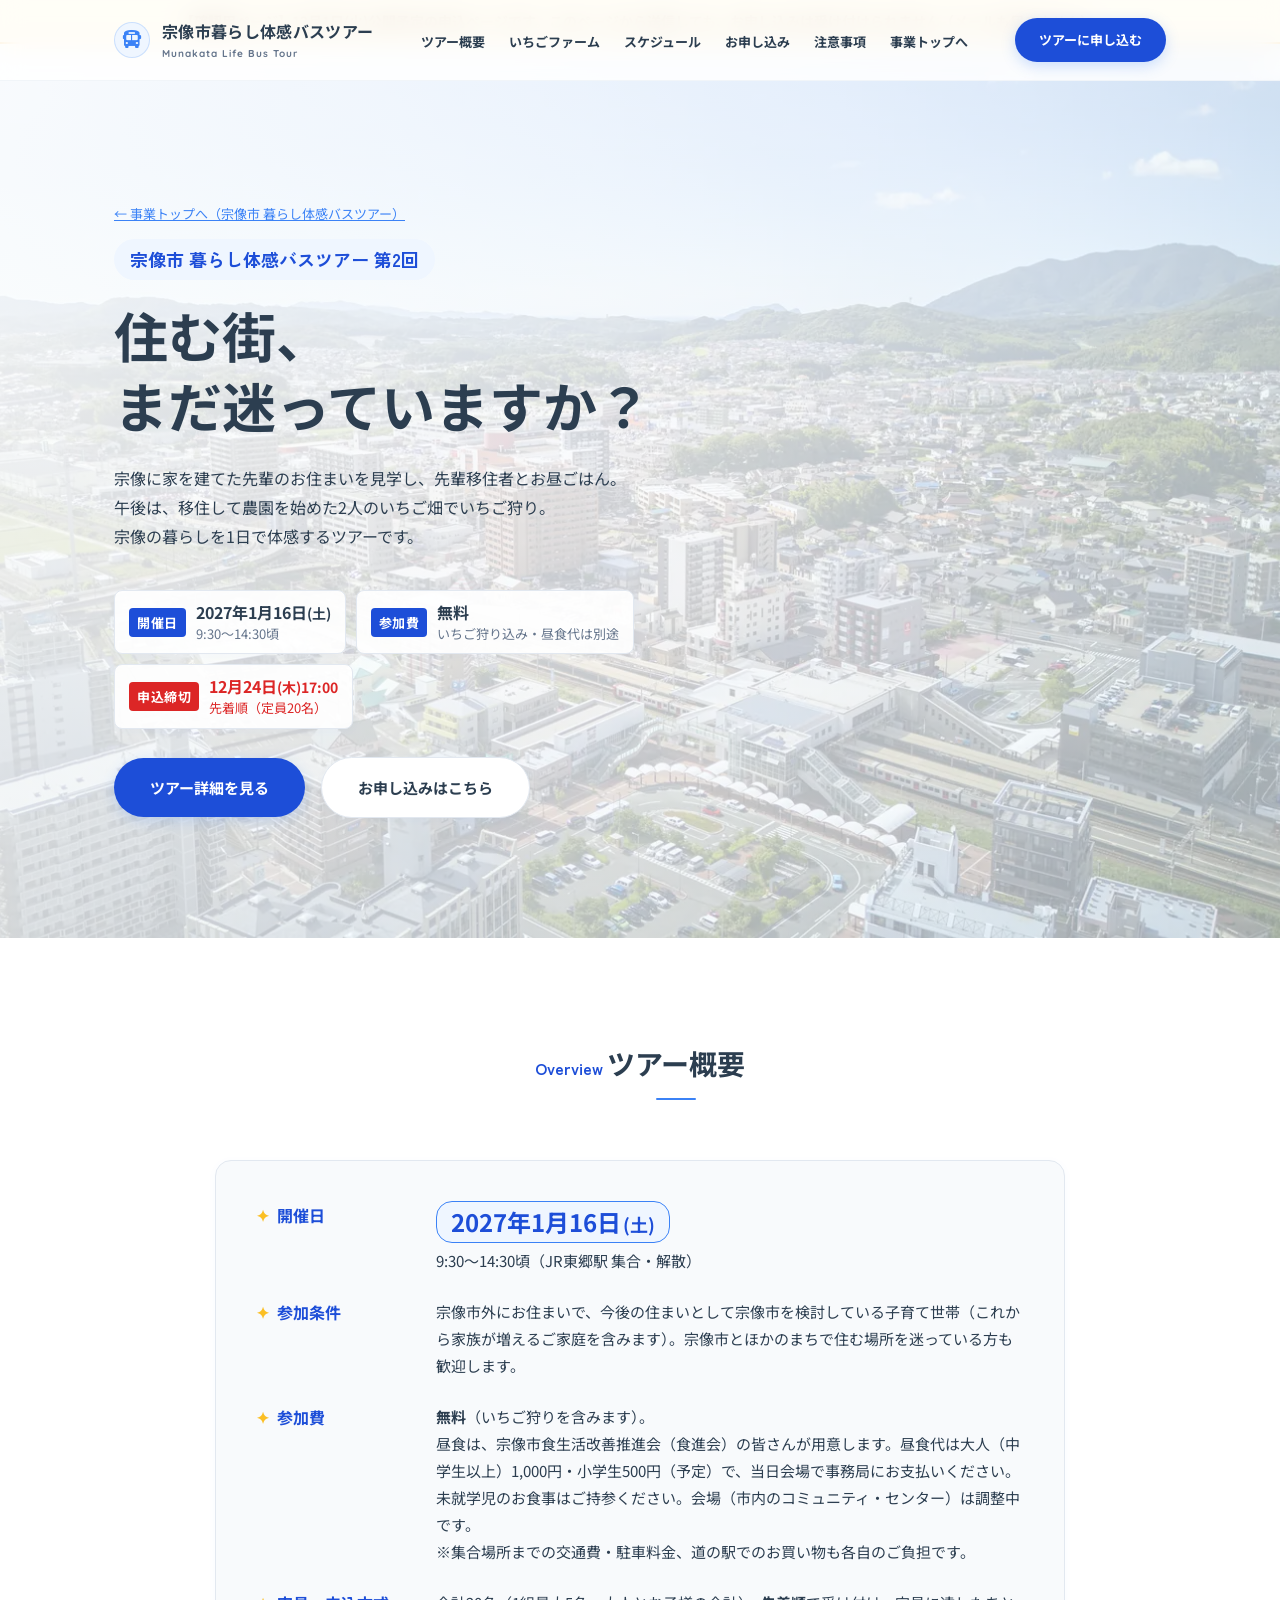
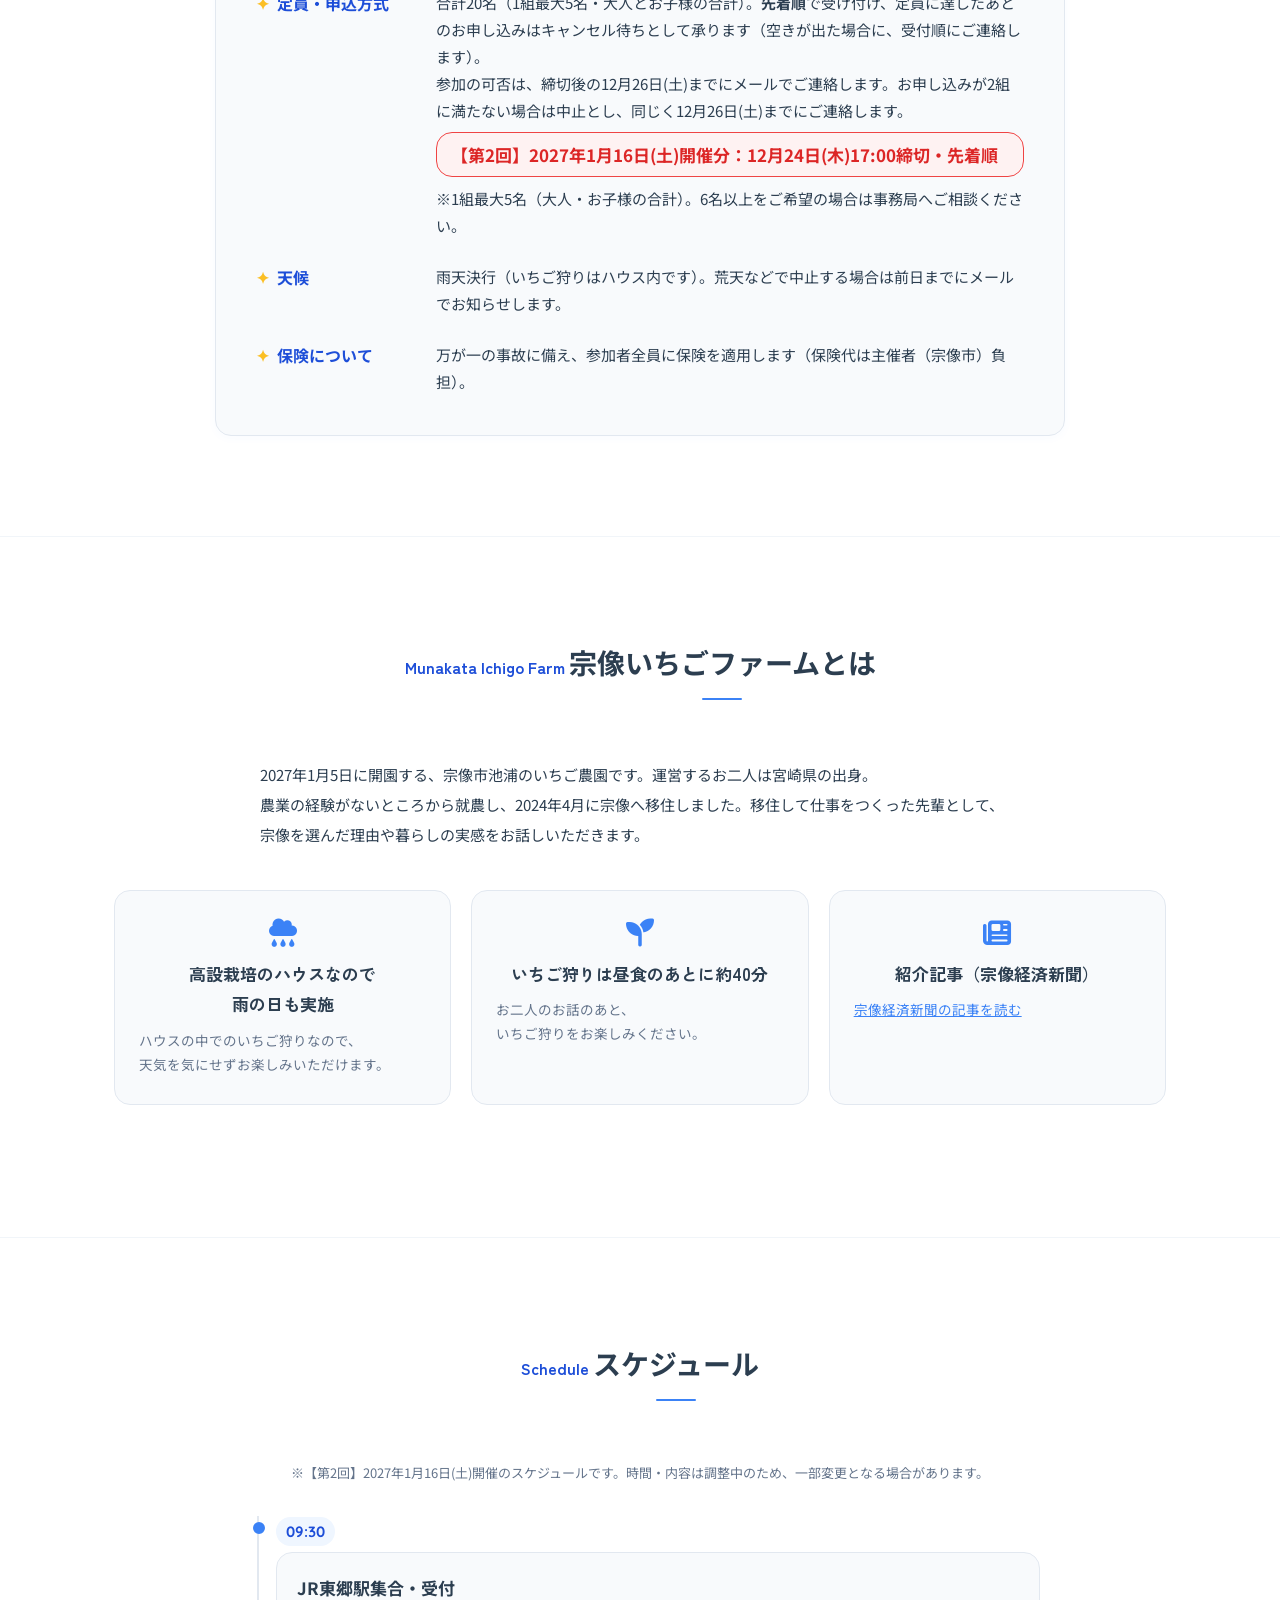
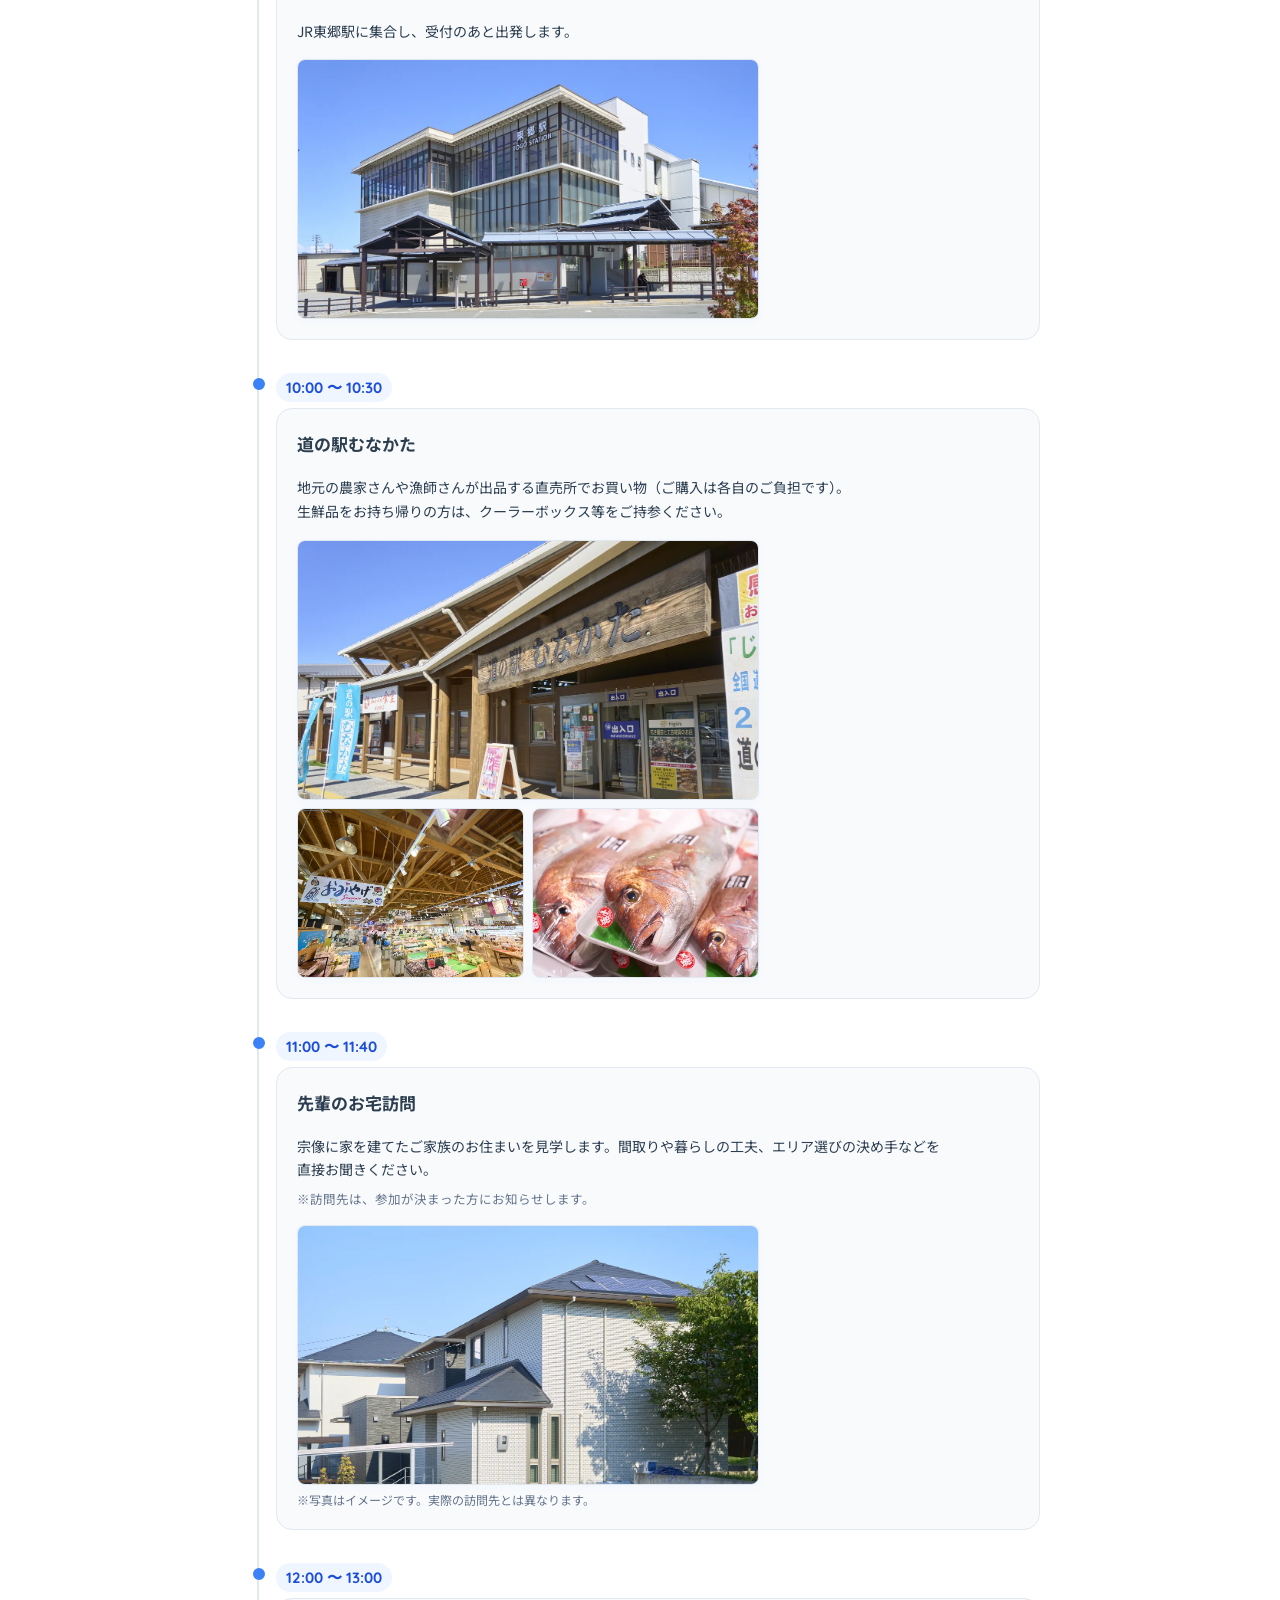
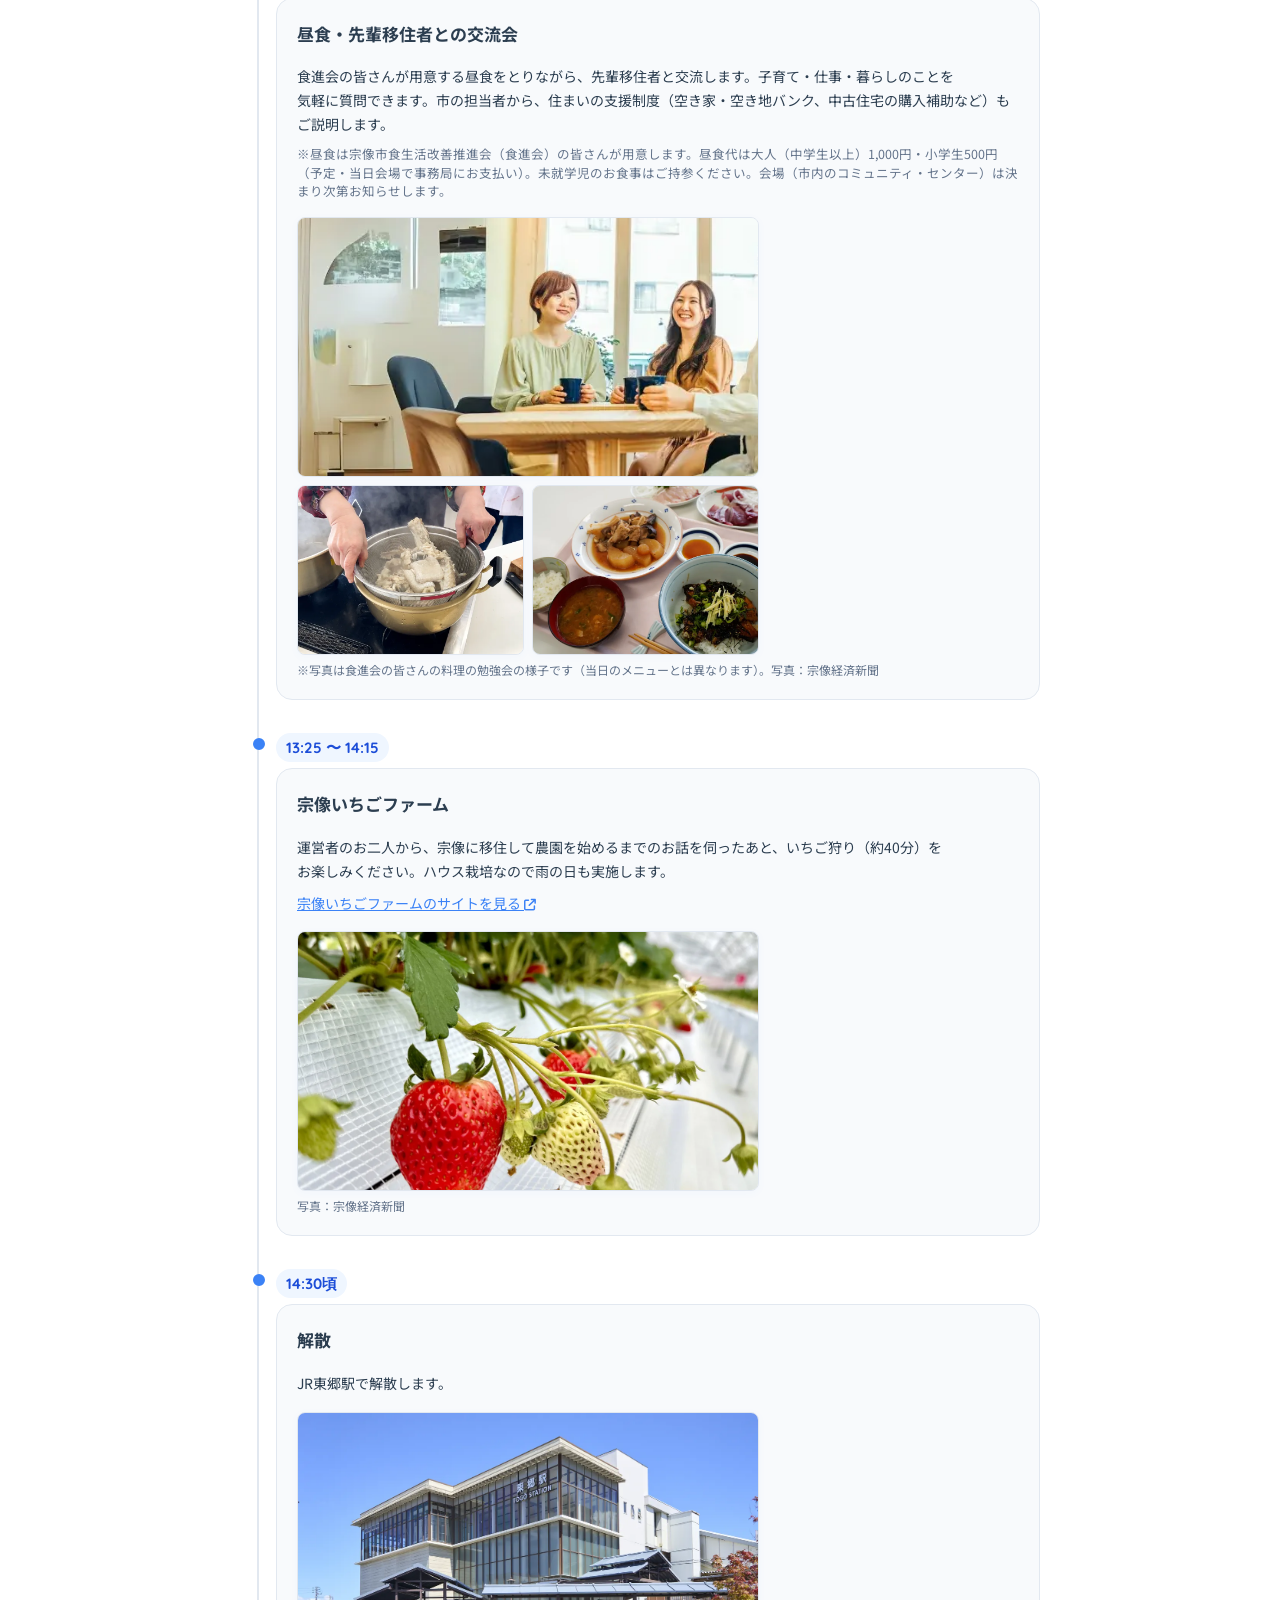
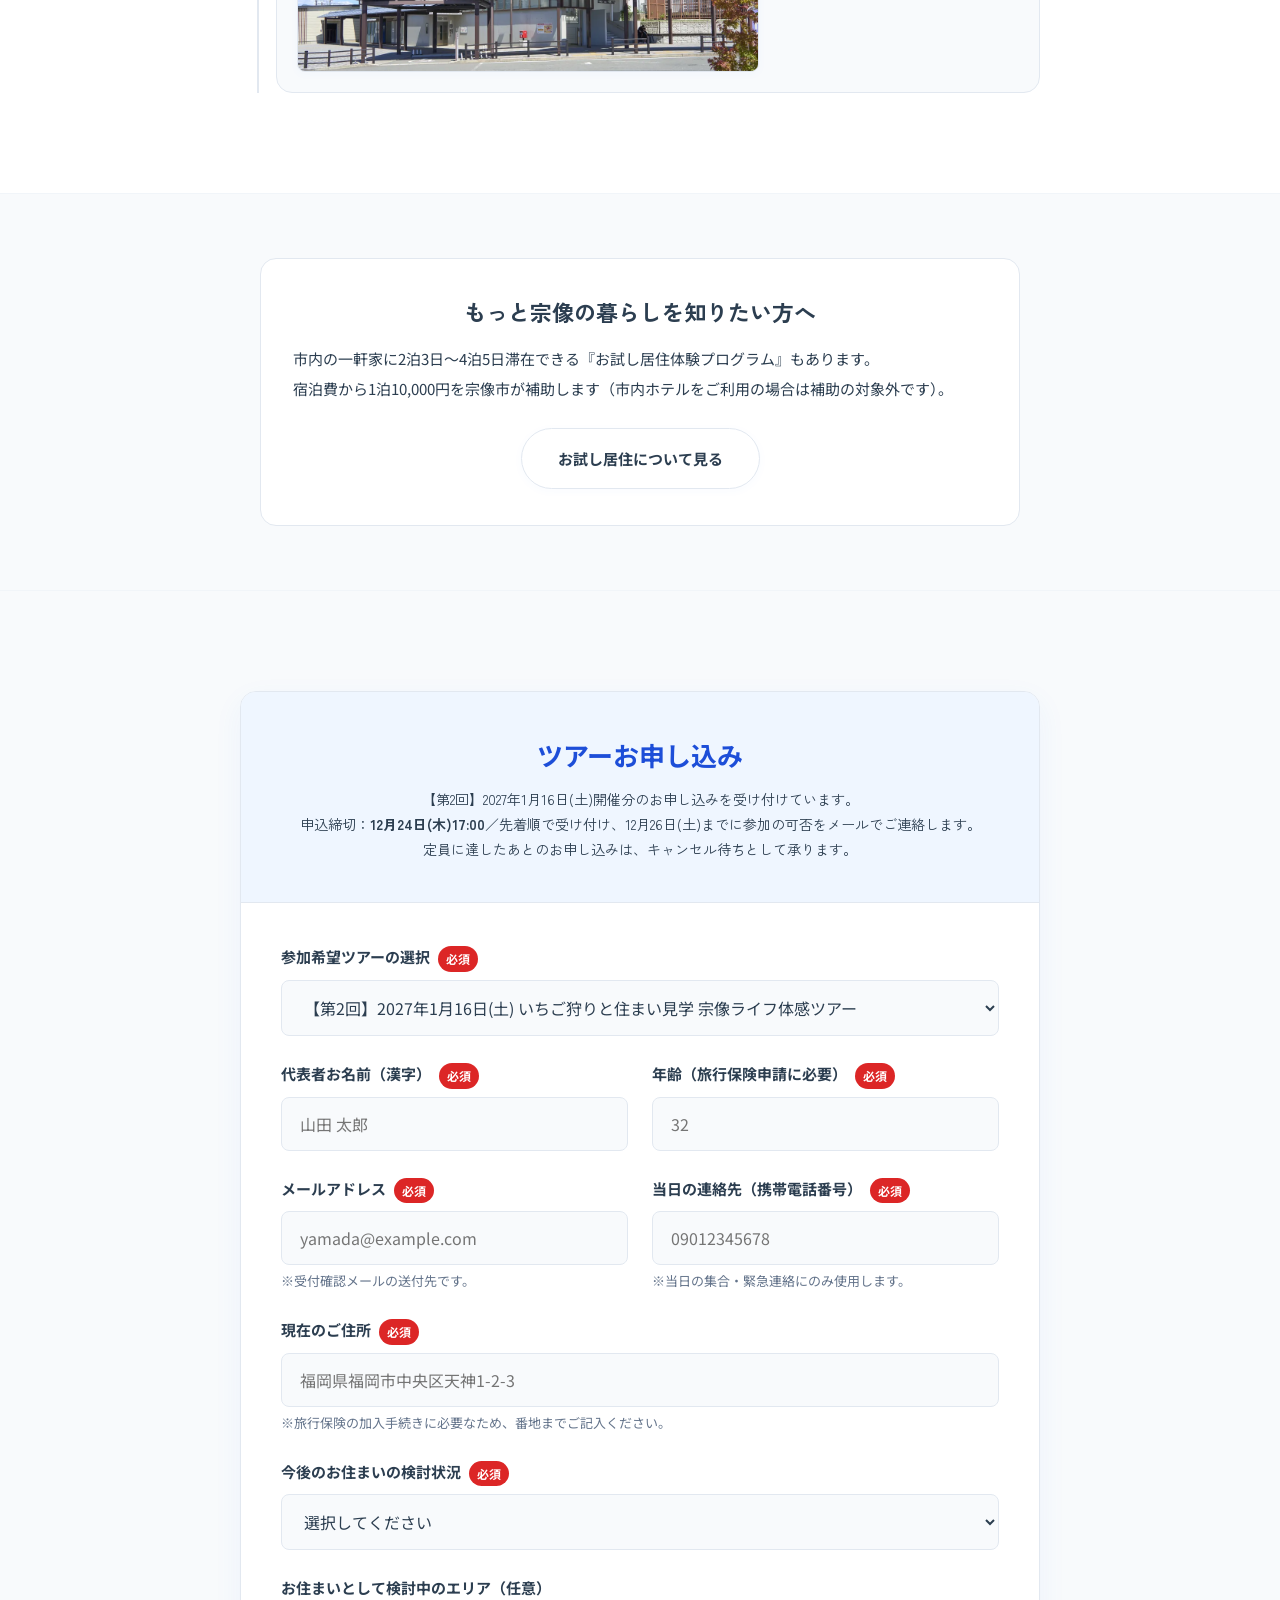
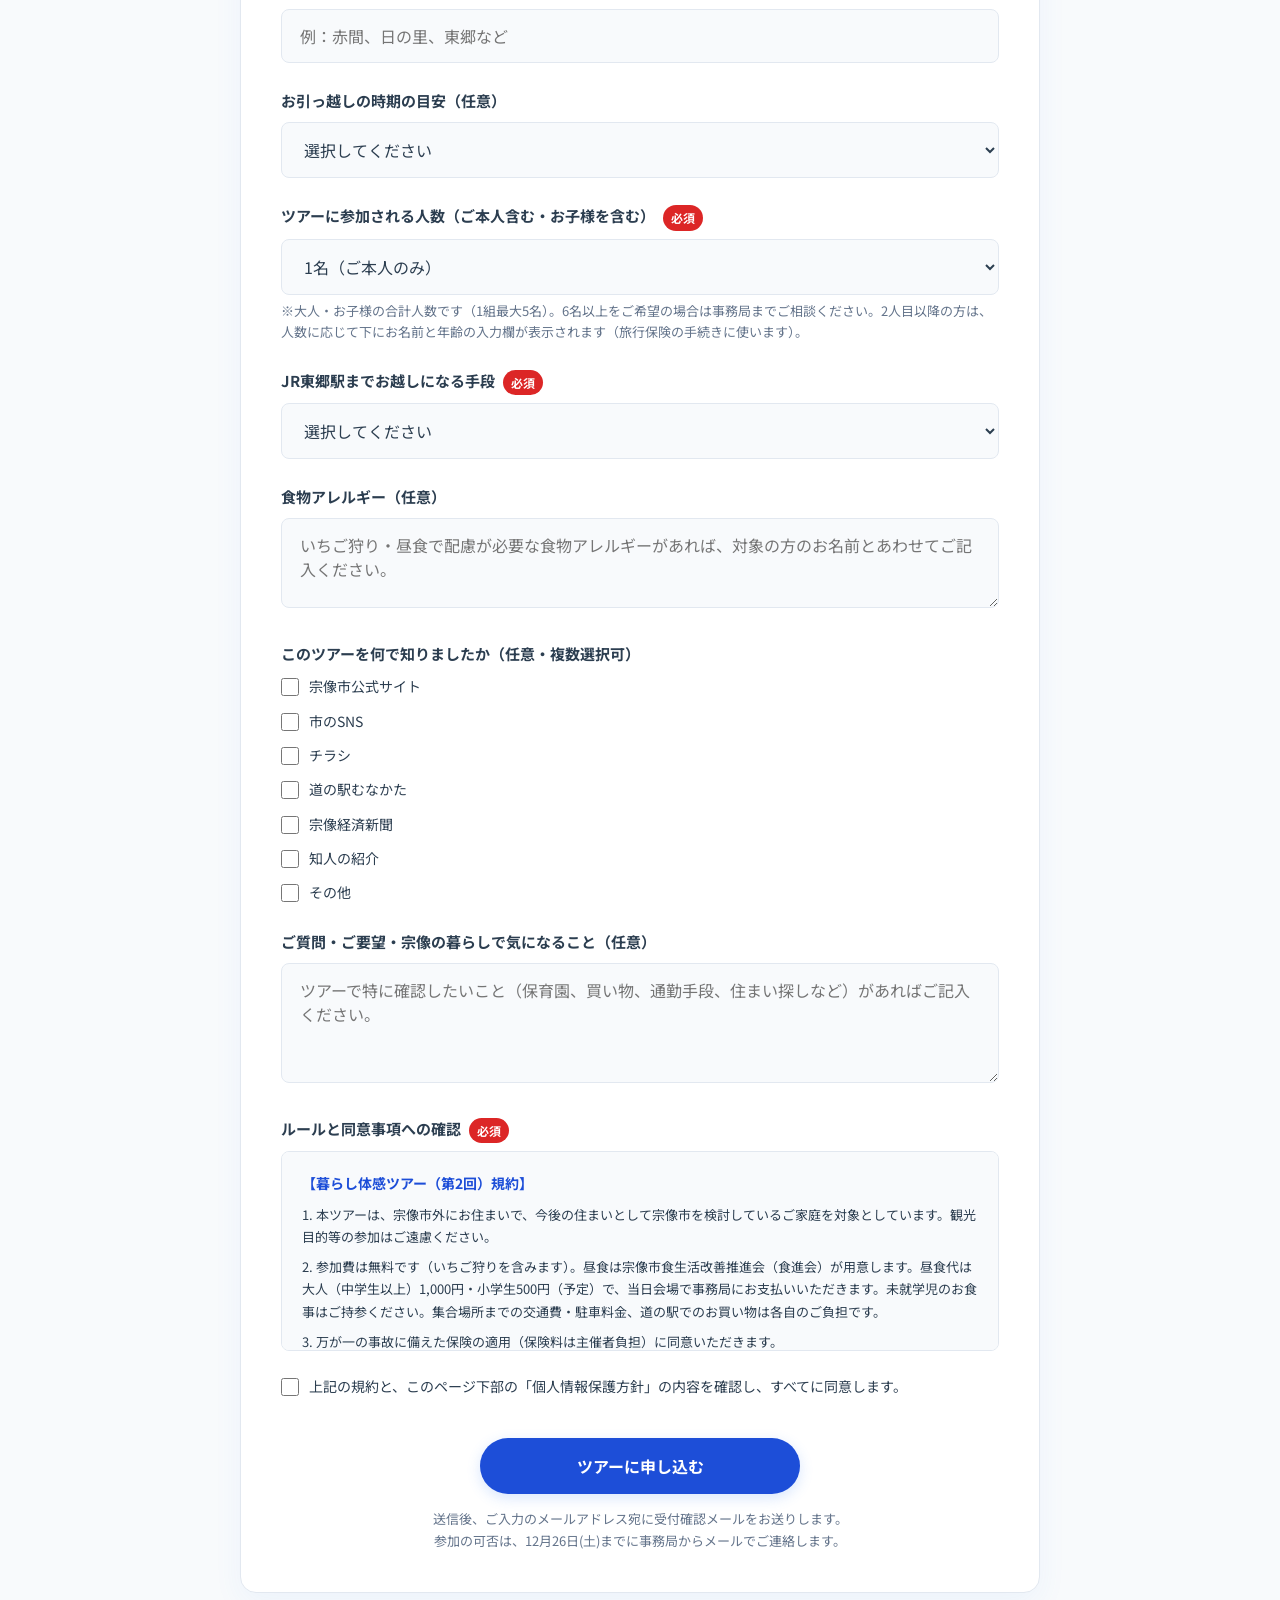
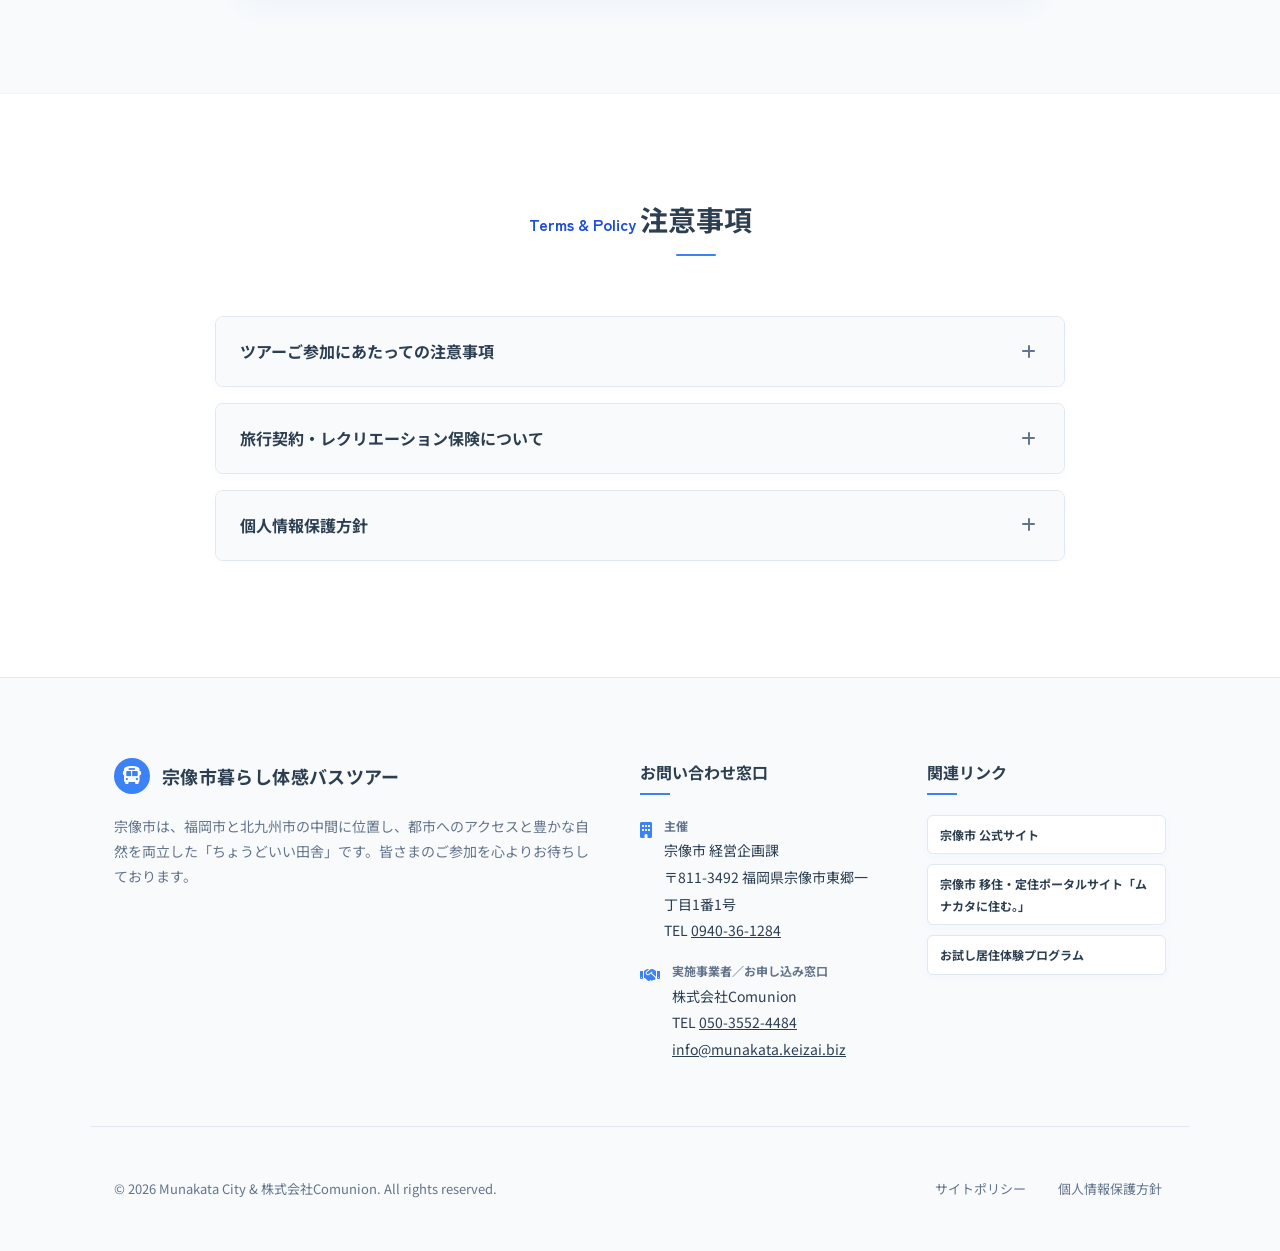
<file: tour2-check-ad580e74/index.html>
<!DOCTYPE html>
<html lang="ja">
<head>
  <meta charset="UTF-8">
  <meta name="robots" content="noindex, nofollow, noarchive">
  <meta http-equiv="X-UA-Compatible" content="IE=edge">
  <meta name="viewport" content="width=device-width, initial-scale=1.0">

  <title>宗像市暮らし体感バスツアー 特設サイト｜第2回 1/16(土)開催・いちご狩り＆住まい見学・参加無料</title>
  <meta name="description" content="2027年1月16日(土)開催『第2回 宗像市暮らし体感ツアー』の参加者を募集します（12月24日(木)17:00締切・先着順）。宗像に家を建てた先輩のお宅訪問、先輩移住者との昼食交流会、宗像いちごファームでのいちご狩り。参加無料（いちご狩り込み・昼食代は別途）。">
  <meta name="keywords" content="宗像市,移住,定住,バスツアー,暮らし体験,お試し居住,福岡県,移住支援,子育て世帯,いちご狩り,住まい見学,宗像いちごファーム">

  <!-- Google Search Console 所有権確認（削除しないこと） -->
  <meta name="google-site-verification" content="DGMNTymvuTn0f_TJwOeBjIIE_rzc1Gw_IszMWSff6IQ">

  <!-- Canonical -->
  <link rel="canonical" href="https://iju-tour.munakatashi-otameshi-kyojyu.com/tour2/">

  <!-- OGP / SNS Share -->
  <meta property="og:type" content="website">
  <meta property="og:site_name" content="宗像市暮らし体感バスツアー">
  <meta property="og:title" content="宗像市暮らし体感バスツアー 特設サイト｜第2回 1/16(土)開催・いちご狩り＆住まい見学・参加無料">
  <meta property="og:description" content="2027年1月16日(土)開催『第2回 宗像市暮らし体感ツアー』の参加者を募集します（12月24日(木)17:00締切・先着順）。宗像に家を建てた先輩のお宅訪問、先輩移住者との昼食交流会、宗像いちごファームでのいちご狩り。参加無料（いちご狩り込み・昼食代は別途）。">
  <meta property="og:url" content="https://iju-tour.munakatashi-otameshi-kyojyu.com/tour2/">
  <meta property="og:image" content="https://iju-tour.munakatashi-otameshi-kyojyu.com/assets/ogp.jpg">
  <meta property="og:image:width" content="1200">
  <meta property="og:image:height" content="630">
  <meta property="og:locale" content="ja_JP">
  <meta name="twitter:card" content="summary_large_image">
  <!-- 構造化データ (JSON-LD) -->
  <script type="application/ld+json">
  {
    "@context": "https://schema.org",
    "@type": "Event",
    "name": "【第2回】いちご狩りと住まい見学 宗像ライフ体感ツアー",
    "description": "今後の住まいとして福岡県宗像市を検討している子育て世帯向けの体感ツアー。宗像に家を建てた先輩のお宅訪問、先輩移住者との昼食交流会、宮崎県から移住して農業を始めた2人が営む「宗像いちごファーム」でのいちご狩り。参加無料（いちご狩り込み・昼食代は別途）・定員合計20名・先着順。",
    "url": "https://iju-tour.munakatashi-otameshi-kyojyu.com/tour2/",
    "image": "https://iju-tour.munakatashi-otameshi-kyojyu.com/assets/ogp.jpg",
    "startDate": "2027-01-16T09:30:00+09:00",
    "endDate": "2027-01-16T14:30:00+09:00",
    "eventStatus": "https://schema.org/EventScheduled",
    "eventAttendanceMode": "https://schema.org/OfflineEventAttendanceMode",
    "inLanguage": "ja",
    "maximumAttendeeCapacity": 20,
    "isAccessibleForFree": true,
    "location": {
      "@type": "Place",
      "name": "JR東郷駅",
      "address": {
        "@type": "PostalAddress",
        "addressCountry": "JP",
        "addressRegion": "福岡県",
        "addressLocality": "宗像市"
      }
    },
    "organizer": [
      {
        "@type": "GovernmentOrganization",
        "name": "福岡県宗像市",
        "url": "https://www.city.munakata.lg.jp/"
      },
      {
        "@type": "Organization",
        "name": "株式会社Comunion",
        "url": "https://comunion.jp"
      }
    ],
    "offers": {
      "@type": "Offer",
      "name": "参加申込（無料）",
      "price": "0",
      "priceCurrency": "JPY",
      "availability": "https://schema.org/InStock",
      "url": "https://iju-tour.munakatashi-otameshi-kyojyu.com/tour2/#booking",
      "validFrom": "2026-12-01T00:00+09:00",
      "validThrough": "2026-12-24T17:00+09:00"
    }
  }
  </script>

  <script type="application/ld+json">
  {
    "@context": "https://schema.org",
    "@type": "Organization",
    "name": "株式会社Comunion",
    "url": "https://comunion.jp",
    "telephone": "050-3552-4484"
  }
  </script>

  <!-- Favicon -->
  <link rel="icon" href="../assets/favicon.png" type="image/png">
  <link rel="apple-touch-icon" href="../assets/apple-touch-icon.png">
  <meta name="theme-color" content="#3b82f6">

  <!-- CSS -->
  <link rel="stylesheet" href="./style.css?v=preview14">

  <!-- FontAwesome for Icons -->
  <link rel="stylesheet" href="https://cdnjs.cloudflare.com/ajax/libs/font-awesome/6.4.0/css/all.min.css">
</head>
<body>
  <div role="note" style="background:#fef3c7;color:#78350f;border-bottom:2px solid #f59e0b;padding:10px 16px;font-size:1.4rem;line-height:1.6;text-align:center;font-weight:700;">【確認用ページ】12月1日(火)公開予定の申込ページです。このページから送信しても、お申し込みは受け付けられません（メールも届きません）。</div>
  <!-- Header -->
  <header class="header">
    <div class="container header-container">
      <a href="../" class="header-logo">
        <div class="logo-icon"><i class="fa-solid fa-bus"></i></div>
        <div class="logo-text">
          <span class="logo-main">宗像市<wbr>暮らし体感<wbr>バスツアー</span>
          <span class="logo-sub">Munakata Life Bus Tour</span>
        </div>
      </a>

      <nav class="nav" id="nav">
        <ul class="nav-list">
          <li><a href="#about" class="nav-link">ツアー概要</a></li>
          <li><a href="#ichigo" class="nav-link">いちごファーム</a></li>
          <li><a href="#itinerary" class="nav-link">スケジュール</a></li>
          <li><a href="#booking" class="nav-link">お申し込み</a></li>
          <li><a href="#terms" class="nav-link">注意事項</a></li>
          <li><a href="../" class="nav-link">事業トップへ</a></li>
        </ul>
      </nav>
      <a href="#booking" class="header-cta"><span class="header-cta-long">ツアーに</span>申し込む</a>

      <div class="menu-toggle" id="menuToggle">
        <span></span>
        <span></span>
        <span></span>
      </div>
    </div>
  </header>

  <!-- Hero Section -->
  <section class="hero">
    <div class="container">
      <div class="hero-content">
        <p class="back-top"><a href="../">← 事業トップへ（宗像市 暮らし体感バスツアー）</a></p>
        <div class="hero-tag">宗像市 暮らし体感バスツアー 第2回</div>
        <h1 class="hero-title">
          <span class="phrase">住む街、</span><span class="phrase">まだ迷っていますか？</span>
        </h1>
        <p class="hero-desc">
          <span class="phrase">宗像に家を建てた先輩のお住まいを見学し、</span><span class="phrase">先輩移住者とお昼ごはん。</span><span class="hero-desc-tail"><br>
          <span class="phrase">午後は、移住して農園を始めた</span><span class="phrase">2人のいちご畑で</span><span class="phrase">いちご狩り。</span><br>
          <span class="phrase">宗像の暮らしを</span><span class="phrase">1日で体感する</span><span class="phrase">ツアーです。</span></span>
        </p>

        <!-- 開催情報（意思決定に必要な事実をファーストビューに明示） -->
        <ul class="hero-facts">
          <li class="hero-fact">
            <span class="hero-fact-label">開催日</span>
            <span class="hero-fact-value">2027年1月16日<span class="hero-fact-dow">(土)</span><span class="hero-fact-note">9:30〜14:30頃</span></span>
          </li>
          <li class="hero-fact">
            <span class="hero-fact-label">参加費</span>
            <span class="hero-fact-value">無料<span class="hero-fact-note">いちご狩り込み・昼食代は別途</span></span>
          </li>
          <li class="hero-fact hero-fact-deadline">
            <span class="hero-fact-label">申込締切</span>
            <span class="hero-fact-value">12月24日<span class="hero-fact-dow">(木)17:00</span><span class="hero-fact-note">先着順（定員20名）</span></span>
          </li>
        </ul>

        <div class="hero-actions">
          <a href="#about" class="btn btn-primary">ツアー詳細を見る</a>
          <a href="#booking" class="btn btn-secondary">お申し込みはこちら</a>
        </div>
      </div>
    </div>
  </section>

  <!-- Overview Section -->
  <section id="about" class="overview section-padding">
    <div class="container">
      <div class="section-header text-center">
        <span class="section-subtitle">Overview</span>
        <h2 class="section-title">ツアー概要</h2>
      </div>
      
      <div class="overview-table">
        <dl class="overview-dl">
          <dt>開催日</dt>
          <dd>
            <span class="overview-date">2027年1月16日<span class="overview-date-dow">(土)</span></span><br>
            9:30〜14:30頃（JR東郷駅 集合・解散）
          </dd>
          
          <dt>参加条件</dt>
          <dd>
            宗像市外にお住まいで、今後の住まいとして宗像市を検討している子育て世帯（これから家族が増えるご家庭を含みます）。宗像市とほかのまちで住む場所を迷っている方も歓迎します。
          </dd>
          
          <dt>参加費</dt>
          <dd>
            <strong>無料</strong>（いちご狩りを含みます）。<br>
            昼食は、宗像市食生活改善推進会（食進会）の皆さんが用意します。昼食代は大人（中学生以上）1,000円・小学生500円（予定）で、当日会場で事務局にお支払いください。未就学児のお食事はご持参ください。会場（市内のコミュニティ・センター）は調整中です。<br>
            ※集合場所までの交通費・駐車料金、道の駅でのお買い物も各自のご負担です。
          </dd>
          
          <dt>定員・申込方式</dt>
          <dd>
            合計20名（1組最大5名・大人とお子様の合計）。<strong>先着順</strong>で受け付け、定員に達したあとのお申し込みはキャンセル待ちとして承ります（空きが出た場合に、受付順にご連絡します）。<br>
            参加の可否は、締切後の12月26日(土)までにメールでご連絡します。お申し込みが2組に満たない場合は中止とし、同じく12月26日(土)までにご連絡します。<br>
            <strong class="overview-deadline"><span class="phrase">【第2回】</span><span class="phrase">2027年1月16日(土)開催分：</span><span class="phrase">12月24日(木)17:00締切・</span><span class="phrase">先着順</span></strong>
            ※1組最大5名（大人・お子様の合計）。6名以上をご希望の場合は事務局へご相談ください。
          </dd>
          
          <dt>天候</dt>
          <dd>
            雨天決行（いちご狩りはハウス内です）。荒天などで中止する場合は前日までにメールでお知らせします。
          </dd>
          
          <dt>保険について</dt>
          <dd>
            万が一の事故に備え、参加者全員に保険を適用します（保険代は主催者（宗像市）負担）。
          </dd>
          
        </dl>
      </div>
    </div>
  </section>

  <!-- 宗像いちごファーム Section -->
  <section id="ichigo" class="kids-univ ichigo section-padding">
    <div class="container">
      <div class="section-header text-center">
        <span class="section-subtitle">Munakata Ichigo Farm</span>
        <h2 class="section-title">宗像いちごファームとは</h2>
      </div>
      <p class="kids-univ-lead">
        <span class="phrase">2027年1月5日に開園する、</span><span class="phrase">宗像市池浦のいちご農園です。</span><span class="phrase">運営するお二人は</span><span class="phrase">宮崎県の出身。</span><span class="phrase">農業の経験がないところから</span><span class="phrase">就農し、</span><span class="phrase">2024年4月に</span><span class="phrase">宗像へ移住しました。</span><span class="phrase">移住して仕事をつくった先輩として、</span><span class="phrase">宗像を選んだ理由や</span><span class="phrase">暮らしの実感を</span><span class="phrase">お話しいただきます。</span>
      </p>
      <div class="kids-univ-points">
        <div class="kids-point">
          <i class="fa-solid fa-cloud-rain" aria-hidden="true"></i>
          <h3><span class="phrase">高設栽培のハウスなので</span><span class="phrase">雨の日も実施</span></h3>
          <p><span class="phrase">ハウスの中での</span><span class="phrase">いちご狩りなので、</span><span class="phrase">天気を気にせず</span><span class="phrase">お楽しみいただけます。</span></p>
        </div>
        <div class="kids-point">
          <i class="fa-solid fa-seedling" aria-hidden="true"></i>
          <h3><span class="phrase">いちご狩りは</span><span class="phrase">昼食のあとに約40分</span></h3>
          <p><span class="phrase">お二人のお話のあと、</span><span class="phrase">いちご狩りをお楽しみください。</span></p>
        </div>
        <div class="kids-point">
          <i class="fa-solid fa-newspaper" aria-hidden="true"></i>
          <h3><span class="phrase">紹介記事</span><span class="phrase">（宗像経済新聞）</span></h3>
          <p><a href="https://munakata.keizai.biz/headline/779/" target="_blank" rel="noopener" style="color: var(--primary-color); text-decoration: underline;">宗像経済新聞の記事を読む</a></p>
        </div>
      </div>
    </div>
  </section>

  <!-- Itinerary Section (Timeline) -->
  <section id="itinerary" class="itinerary section-padding">
    <div class="container">
      <div class="section-header text-center">
        <span class="section-subtitle">Schedule</span>
        <h2 class="section-title">スケジュール</h2>
      </div>
      
      <p class="itinerary-note">※【第2回】2027年1月16日(土)開催のスケジュールです。時間・内容は調整中のため、一部変更となる場合があります。</p>

      <div class="itinerary-container itinerary-collapse" id="itineraryCollapse">
        <div class="timeline">
          <!-- Item -->
          <div class="timeline-item">
            <div class="timeline-marker"></div>
            <div class="timeline-time">09:30</div>
            <div class="timeline-content-card">
              <div class="timeline-header">
                <h3 class="timeline-title"><span class="phrase">JR東郷駅 </span><span class="phrase">集合・受付</span></h3>
              </div>
              <div class="timeline-body">
                <p class="timeline-desc">
                  <span class="phrase">JR東郷駅に集合し、</span><span class="phrase">受付のあと</span><span class="phrase">出発します。</span>
                </p>
                <div class="timeline-img-wrap"><img src="../assets/tour2_togo_station.webp" alt="JR東郷駅" width="1200" height="675" loading="lazy" decoding="async"></div>
              </div>
            </div>
          </div>

          <!-- Item -->
          <div class="timeline-item">
            <div class="timeline-marker"></div>
            <div class="timeline-time">10:00 〜 10:30</div>
            <div class="timeline-content-card">
              <div class="timeline-header">
                <h3 class="timeline-title"><span class="phrase">道の駅むなかた</span></h3>
              </div>
              <div class="timeline-body">
                <p class="timeline-desc">
                  <span class="phrase">地元の農家さんや漁師さんが</span><span class="phrase">出品する直売所で</span><span class="phrase">お買い物</span><span class="phrase">（ご購入は各自のご負担です）。</span><span class="phrase">生鮮品をお持ち帰りの方は、</span><span class="phrase">クーラーボックス等を</span><span class="phrase">ご持参ください。</span>
                </p>
                <div class="timeline-img-wrap"><img src="../assets/tour2_michinoeki.webp" alt="道の駅むなかた" width="1200" height="675" loading="lazy" decoding="async"></div>
                <div class="timeline-img-pair">
                  <div class="timeline-img-wrap"><img src="../assets/tour2_michinoeki_market.webp" alt="道の駅むなかたの直売所の中" width="800" height="600" loading="lazy" decoding="async"></div>
                  <div class="timeline-img-wrap"><img src="../assets/tour2_michinoeki_tai.webp" alt="道の駅むなかたに並ぶ鯛" width="800" height="600" loading="lazy" decoding="async"></div>
                </div>
              </div>
            </div>
          </div>

          <!-- Item -->
          <div class="timeline-item">
            <div class="timeline-marker"></div>
            <div class="timeline-time">11:00 〜 11:40</div>
            <div class="timeline-content-card">
              <div class="timeline-header">
                <h3 class="timeline-title"><span class="phrase">先輩のお宅訪問</span></h3>
              </div>
              <div class="timeline-body">
                <p class="timeline-desc">
                  <span class="phrase">宗像に家を建てた</span><span class="phrase">ご家族のお住まいを見学します。</span><span class="phrase">間取りや暮らしの工夫、</span><span class="phrase">エリア選びの決め手などを</span><span class="phrase">直接お聞きください。</span><br>
                  <small style="display: block; margin-top: 8px; color: var(--text-light); line-height: 1.5; font-size: 1.25rem;">※訪問先は、参加が決まった方にお知らせします。</small>
                </p>
                <div class="timeline-img-wrap"><img src="../assets/tour2_house.webp" alt="新しい戸建て住宅の外観（イメージ）" width="1200" height="675" loading="lazy" decoding="async"></div>
                <small style="display: block; margin-top: 6px; color: var(--text-light); line-height: 1.5; font-size: 1.2rem;">※写真はイメージです。実際の訪問先とは異なります。</small>
              </div>
            </div>
          </div>

          <!-- Item -->
          <div class="timeline-item">
            <div class="timeline-marker"></div>
            <div class="timeline-time">12:00 〜 13:00</div>
            <div class="timeline-content-card">
              <div class="timeline-header">
                <h3 class="timeline-title"><span class="phrase">昼食・</span><span class="phrase">先輩移住者との</span><span class="phrase">交流会</span></h3>
              </div>
              <div class="timeline-body">
                <p class="timeline-desc">
                  <span class="phrase">食進会の皆さんが用意する</span><span class="phrase">昼食をとりながら、</span><span class="phrase">先輩移住者と交流します。</span><span class="phrase">子育て・仕事・暮らしのことを</span><span class="phrase">気軽に質問できます。</span><span class="phrase">市の担当者から、</span><span class="phrase">住まいの支援制度</span><span class="phrase">（空き家・空き地バンク、</span><span class="phrase">中古住宅の購入補助など）も</span><span class="phrase">ご説明します。</span><br>
                  <small style="display: block; margin-top: 8px; color: var(--text-light); line-height: 1.5; font-size: 1.25rem;">※昼食は宗像市食生活改善推進会（食進会）の皆さんが用意します。昼食代は大人（中学生以上）1,000円・小学生500円（予定・当日会場で事務局にお支払い）。未就学児のお食事はご持参ください。会場（市内のコミュニティ・センター）は決まり次第お知らせします。</small>
                </p>
                <div class="timeline-img-wrap"><img src="../assets/iju_discussion.webp" alt="先輩移住者との交流会の様子" loading="lazy" decoding="async"></div>
                <div class="timeline-img-pair">
                  <div class="timeline-img-wrap"><img src="../assets/tour2_shokushin_cooking.webp" alt="食進会の皆さんの調理の様子（魚の粗の下ごしらえ）" width="800" height="600" loading="lazy" decoding="async"></div>
                  <div class="timeline-img-wrap"><img src="../assets/tour2_shokushin_meal.webp" alt="食進会の皆さんがつくった魚料理（ブリの照り焼き丼・ブリ大根・みそ汁など）" width="800" height="600" loading="lazy" decoding="async"></div>
                </div>
                <small style="display: block; margin-top: 6px; color: var(--text-light); line-height: 1.5; font-size: 1.2rem;"><span class="phrase">※写真は食進会の皆さんの</span><span class="phrase">料理の勉強会の様子です</span><span class="phrase">（当日のメニューとは異なります）。</span><span class="phrase">写真：宗像経済新聞</span></small>
              </div>
            </div>
          </div>

          <!-- Item -->
          <div class="timeline-item">
            <div class="timeline-marker"></div>
            <div class="timeline-time">13:25 〜 14:15</div>
            <div class="timeline-content-card">
              <div class="timeline-header">
                <h3 class="timeline-title"><span class="phrase">宗像いちごファーム</span></h3>
              </div>
              <div class="timeline-body">
                <p class="timeline-desc">
                  <span class="phrase">運営者のお二人から、</span><span class="phrase">宗像に移住して</span><span class="phrase">農園を始めるまでの</span><span class="phrase">お話を伺ったあと、</span><span class="phrase">いちご狩り（約40分）を</span><span class="phrase">お楽しみください。</span><span class="phrase">ハウス栽培なので</span><span class="phrase">雨の日も実施します。</span><br>
                  <a href="https://munakata-itchigofarm.com/" target="_blank" rel="noopener" style="display: inline-block; margin-top: 8px; color: var(--primary-color); text-decoration: underline;">宗像いちごファームのサイトを見る <i class="fa-solid fa-arrow-up-right-from-square" aria-hidden="true" style="font-size: 0.85em;"></i></a>
                </p>
                <div class="timeline-img-wrap"><img src="../assets/tour2_ichigo.webp" alt="宗像いちごファームの高設栽培のいちご" width="1200" height="675" loading="lazy" decoding="async"></div>
                <small style="display: block; margin-top: 6px; color: var(--text-light); line-height: 1.5; font-size: 1.2rem;">写真：宗像経済新聞</small>
              </div>
            </div>
          </div>

          <!-- Item -->
          <div class="timeline-item">
            <div class="timeline-marker"></div>
            <div class="timeline-time">14:30頃</div>
            <div class="timeline-content-card">
              <div class="timeline-header">
                <h3 class="timeline-title"><span class="phrase">解散</span></h3>
              </div>
              <div class="timeline-body">
                <p class="timeline-desc">
                  <span class="phrase">JR東郷駅で</span><span class="phrase">解散します。</span>
                </p>
                <div class="timeline-img-wrap"><img src="../assets/tour2_togo_station.webp" alt="JR東郷駅" width="1200" height="675" loading="lazy" decoding="async"></div>
              </div>
            </div>
          </div>

        </div>
      </div>

      <!-- スマホのみ表示：スケジュールの開閉ボタン（申込フォームまでの距離を短縮するため） -->
      <button type="button" class="itinerary-toggle" id="itineraryToggle" aria-expanded="false" aria-controls="itineraryCollapse">
        <span class="itinerary-toggle-text">当日のスケジュールをすべて見る</span>
        <span class="itinerary-toggle-icon" aria-hidden="true"></span>
      </button>
    </div>
  </section>

  <!-- お試し居住の案内 -->
  <section class="trial-note section-padding">
    <div class="container">
      <div class="trial-card">
        <h2 class="trial-title"><span class="phrase">もっと宗像の</span><span class="phrase">暮らしを知りたい方へ</span></h2>
        <p class="trial-text"><span class="phrase">市内の一軒家に</span><span class="phrase">2泊3日〜4泊5日滞在できる</span><span class="phrase">『お試し居住体験プログラム』も</span><span class="phrase">あります。</span><span class="phrase">宿泊費から1泊10,000円を</span><span class="phrase">宗像市が補助します</span><span class="phrase">（市内ホテルをご利用の場合は</span><span class="phrase">補助の対象外です）。</span></p>
        <a href="https://munakatashi-otameshi-kyojyu.com/" target="_blank" rel="noopener" class="btn btn-secondary trial-btn">お試し居住について見る</a>
      </div>
    </div>
  </section>

  <!-- Booking Form Section -->
  <section id="booking" class="booking section-padding">
    <div class="container">
      <div class="booking-card">
        <div class="booking-header">
          <h3>ツアーお申し込み</h3>
          <p><span class="phrase">【第2回】</span><span class="phrase">2027年1月16日(土)開催分の</span><span class="phrase">お申し込みを</span><span class="phrase">受け付けています。</span><br><span class="phrase">申込締切：</span><strong><span class="phrase">12月24日(木)17:00</span></strong><span class="phrase">／先着順で受け付け、</span><span class="phrase">12月26日(土)までに</span><span class="phrase">参加の可否を</span><span class="phrase">メールでご連絡します。</span><br><span class="phrase">定員に達したあとの</span><span class="phrase">お申し込みは、</span><span class="phrase">キャンセル待ちとして</span><span class="phrase">承ります。</span></p>
        </div>

        <form id="bookingForm" class="form-body" novalidate>
          <!-- Tour Selection -->
          <div class="form-group">
            <label for="tour_course" class="form-label">参加希望ツアーの選択<span class="required">必須</span></label>
            <select id="tour_course" class="form-control" required>
              <option value="tour_2027_01" selected>【第2回】2027年1月16日(土) いちご狩りと住まい見学 宗像ライフ体感ツアー</option>
            </select>
          </div>

          <!-- Name & Age -->
          <div class="form-group row-2">
            <div>
              <label for="name" class="form-label">代表者お名前（漢字）<span class="required">必須</span></label>
              <input type="text" id="name" class="form-control" placeholder="山田 太郎" autocomplete="name" required>
            </div>
            <div>
              <label for="age" class="form-label">年齢（旅行保険申請に必要）<span class="required">必須</span></label>
              <input type="number" id="age" class="form-control" placeholder="32" min="1" max="120" inputmode="numeric" required>
            </div>
          </div>

          <!-- Email & Phone -->
          <div class="form-group row-2">
            <div>
              <label for="email" class="form-label">メールアドレス<span class="required">必須</span></label>
              <input type="email" id="email" class="form-control" placeholder="yamada@example.com" autocomplete="email" inputmode="email" required>
              <p class="form-note">※受付確認メールの送付先です。</p>
            </div>
            <div>
              <label for="phone" class="form-label">当日の連絡先（携帯電話番号）<span class="required">必須</span></label>
              <input type="tel" id="phone" class="form-control" placeholder="09012345678" autocomplete="tel" inputmode="tel" required>
              <p class="form-note">※当日の集合・緊急連絡にのみ使用します。</p>
            </div>
          </div>

          <!-- Address -->
          <div class="form-group">
            <label for="address" class="form-label">現在のご住所<span class="required">必須</span></label>
            <input type="text" id="address" class="form-control" placeholder="福岡県福岡市中央区天神1-2-3" autocomplete="street-address" required>
            <p class="form-note">※旅行保険の加入手続きに必要なため、番地までご記入ください。</p>
          </div>

          <!-- Place status（今後のお住まいの検討状況・必須） -->
          <div class="form-group">
            <label for="place_status" class="form-label">今後のお住まいの検討状況<span class="required">必須</span></label>
            <select id="place_status" class="form-control">
              <option value="" disabled selected>選択してください</option>
              <option value="宗像市とほかのまちで迷っている">宗像市とほかのまちで迷っている</option>
              <option value="宗像市にほぼ決めている">宗像市にほぼ決めている</option>
              <option value="まだ決めていない">まだ決めていない</option>
            </select>
          </div>

          <!-- Considering area -->
          <div class="form-group">
            <label for="considering_area" class="form-label">お住まいとして検討中のエリア（任意）</label>
            <input type="text" id="considering_area" class="form-control" placeholder="例：赤間、日の里、東郷など">
          </div>

          <!-- Move timing -->
          <div class="form-group">
            <label for="move_timing" class="form-label">お引っ越しの時期の目安（任意）</label>
            <select id="move_timing" class="form-control">
              <option value="" selected>選択してください</option>
              <option value="1年以内">1年以内</option>
              <option value="1〜3年以内">1〜3年以内</option>
              <option value="3年以上先">3年以上先</option>
              <option value="まだ決まっていない">まだ決まっていない</option>
            </select>
          </div>

          <!-- Number of Participants -->
          <div class="form-group">
            <label for="participants" class="form-label">ツアーに参加される人数（ご本人含む・お子様を含む）<span class="required">必須</span></label>
            <select id="participants" class="form-control">
              <option value="1">1名（ご本人のみ）</option>
              <option value="2">2名</option>
              <option value="3">3名</option>
              <option value="4">4名</option>
              <option value="5">5名</option>
            </select>
            <p class="form-note">※大人・お子様の合計人数です（1組最大5名）。6名以上をご希望の場合は事務局までご相談ください。2人目以降の方は、人数に応じて下にお名前と年齢の入力欄が表示されます（旅行保険の手続きに使います）。</p>
          </div>

          <!-- Access Method -->
          <div class="form-group">
            <label for="access_method" class="form-label">JR東郷駅までお越しになる手段<span class="required">必須</span></label>
            <select id="access_method" class="form-control">
              <option value="" disabled selected>選択してください</option>
              <option value="電車（JR）">電車（JR）</option>
              <option value="路線バス">路線バス</option>
              <option value="自家用車">自家用車</option>
              <option value="その他">その他</option>
            </select>
          </div>

          <!-- Companion 2 -->
          <div id="companion_block_2" class="form-group" style="display: none;">
            <div class="sub-block">
              <h4 class="sub-block-title"><i class="fa-solid fa-user-plus"></i> 同行者様（2人目）の情報</h4>
              <div class="form-group row-2">
                <div>
                  <label for="companion_name" class="form-label">お名前（漢字）<span class="required">必須</span></label>
                  <input type="text" id="companion_name" class="form-control" placeholder="山田 花子">
                </div>
                <div>
                  <label for="companion_age" class="form-label">年齢（旅行保険申請に必要）<span class="required">必須</span></label>
                  <input type="number" id="companion_age" class="form-control" placeholder="30" min="0" max="120" inputmode="numeric">
                </div>
              </div>
              <div class="form-group" style="margin-bottom: 0;">
                <label for="companion_relationship" class="form-label">代表者様との関係<span class="required">必須</span></label>
                <select id="companion_relationship" class="form-control">
                  <option value="" disabled selected>選択してください</option>
                  <option value="spouse">配偶者・パートナー</option>
                  <option value="child_under_school">子ども（未就学児）</option>
                  <option value="child_over_school">子ども（小学生以上）</option>
                  <option value="relative">その他親族</option>
                  <option value="friend">友人・その他</option>
                </select>
              </div>
            </div>
          </div>

          <!-- Companion 3 -->
          <div id="companion_block_3" class="form-group" style="display: none;">
            <div class="sub-block">
              <h4 class="sub-block-title"><i class="fa-solid fa-user-plus"></i> 同行者様（3人目）の情報</h4>
              <div class="form-group row-2">
                <div>
                  <label for="companion3_name" class="form-label">お名前（漢字）<span class="required">必須</span></label>
                  <input type="text" id="companion3_name" class="form-control" placeholder="山田 次郎">
                </div>
                <div>
                  <label for="companion3_age" class="form-label">年齢（旅行保険申請に必要）<span class="required">必須</span></label>
                  <input type="number" id="companion3_age" class="form-control" placeholder="3" min="0" max="120" inputmode="numeric">
                </div>
              </div>
              <div class="form-group" style="margin-bottom: 0;">
                <label for="companion3_relationship" class="form-label">代表者様との関係<span class="required">必須</span></label>
                <select id="companion3_relationship" class="form-control">
                  <option value="" disabled selected>選択してください</option>
                  <option value="spouse">配偶者・パートナー</option>
                  <option value="child_under_school">子ども（未就学児）</option>
                  <option value="child_over_school">子ども（小学生以上）</option>
                  <option value="relative">その他親族</option>
                  <option value="friend">友人・その他</option>
                </select>
              </div>
            </div>
          </div>

          <!-- Companion 4 -->
          <div id="companion_block_4" class="form-group" style="display: none;">
            <div class="sub-block">
              <h4 class="sub-block-title"><i class="fa-solid fa-user-plus"></i> 同行者様（4人目）の情報</h4>
              <div class="form-group row-2">
                <div>
                  <label for="companion4_name" class="form-label">お名前（漢字）<span class="required">必須</span></label>
                  <input type="text" id="companion4_name" class="form-control" placeholder="山田 三郎">
                </div>
                <div>
                  <label for="companion4_age" class="form-label">年齢（旅行保険申請に必要）<span class="required">必須</span></label>
                  <input type="number" id="companion4_age" class="form-control" placeholder="1" min="0" max="120" inputmode="numeric">
                </div>
              </div>
              <div class="form-group" style="margin-bottom: 0;">
                <label for="companion4_relationship" class="form-label">代表者様との関係<span class="required">必須</span></label>
                <select id="companion4_relationship" class="form-control">
                  <option value="" disabled selected>選択してください</option>
                  <option value="spouse">配偶者・パートナー</option>
                  <option value="child_under_school">子ども（未就学児）</option>
                  <option value="child_over_school">子ども（小学生以上）</option>
                  <option value="relative">その他親族</option>
                  <option value="friend">友人・その他</option>
                </select>
              </div>
            </div>
          </div>

          <!-- Companion 5 -->
          <div id="companion_block_5" class="form-group" style="display: none;">
            <div class="sub-block">
              <h4 class="sub-block-title"><i class="fa-solid fa-user-plus"></i> 同行者様（5人目）の情報</h4>
              <div class="form-group row-2">
                <div>
                  <label for="companion5_name" class="form-label">お名前（漢字）<span class="required">必須</span></label>
                  <input type="text" id="companion5_name" class="form-control" placeholder="山田 四郎">
                </div>
                <div>
                  <label for="companion5_age" class="form-label">年齢（旅行保険申請に必要）<span class="required">必須</span></label>
                  <input type="number" id="companion5_age" class="form-control" placeholder="0" min="0" max="120" inputmode="numeric">
                </div>
              </div>
              <div class="form-group" style="margin-bottom: 0;">
                <label for="companion5_relationship" class="form-label">代表者様との関係<span class="required">必須</span></label>
                <select id="companion5_relationship" class="form-control">
                  <option value="" disabled selected>選択してください</option>
                  <option value="spouse">配偶者・パートナー</option>
                  <option value="child_under_school">子ども（未就学児）</option>
                  <option value="child_over_school">子ども（小学生以上）</option>
                  <option value="relative">その他親族</option>
                  <option value="friend">友人・その他</option>
                </select>
              </div>
            </div>
          </div>

          <!-- 第1回専用：子ども大学の講座参加者・コース選択（第2回は非表示。値は0人固定で送信しない） -->
          <div data-tour1-only hidden style="display:none">
          <!-- Children (Kids University course participants) -->
          <div class="form-group">
            <label for="children_count" class="form-label">むなかた子ども大学の講座に参加するお子様の人数<span class="required">必須</span></label>
            <select id="children_count" class="form-control">
              <option value="0" selected>0人（未就学児のみ）</option>
              <option value="1">1人</option>
              <option value="2">2人</option>
              <option value="3">3人</option>
            </select>
            <p class="form-note">※講座の対象は小学1年生〜中学3年生です。4人以上でのご参加をご希望の場合は事務局までご相談ください。</p>
            <p class="form-note" id="childrenZeroNote" style="display: none;">※0人（未就学児のみ）の場合、お子様のお名前・学年、コースの選択、コースに関する同意は不要です。</p>
          </div>

          <div class="form-group" id="children_wrapper">
            <div class="sub-block child-block" id="child_block_1">
              <h4 class="sub-block-title"><i class="fa-solid fa-child-reaching"></i> 講座に参加するお子様（1人目）</h4>
              <div class="form-group row-2" style="margin-bottom: 0;">
                <div>
                  <label for="child1_name" class="form-label">お名前（漢字）<span class="required">必須</span></label>
                  <input type="text" id="child1_name" class="form-control" placeholder="山田 一郎">
                </div>
                <div>
                  <label for="child1_grade" class="form-label">学年<span class="required">必須</span></label>
                  <select id="child1_grade" class="form-control child-grade">
                    <option value="" selected>選択してください</option>
                    <option value="1">小学1年生</option>
                    <option value="2">小学2年生</option>
                    <option value="3">小学3年生</option>
                    <option value="4">小学4年生</option>
                    <option value="5">小学5年生</option>
                    <option value="6">小学6年生</option>
                    <option value="7">中学1年生</option>
                    <option value="8">中学2年生</option>
                    <option value="9">中学3年生</option>
                  </select>
                </div>
              </div>
            </div>

            <div class="sub-block child-block" id="child_block_2" style="display: none;">
              <h4 class="sub-block-title"><i class="fa-solid fa-child-reaching"></i> 講座に参加するお子様（2人目）</h4>
              <div class="form-group row-2" style="margin-bottom: 0;">
                <div>
                  <label for="child2_name" class="form-label">お名前（漢字）<span class="required">必須</span></label>
                  <input type="text" id="child2_name" class="form-control" placeholder="山田 二郎">
                </div>
                <div>
                  <label for="child2_grade" class="form-label">学年<span class="required">必須</span></label>
                  <select id="child2_grade" class="form-control child-grade">
                    <option value="" selected>選択してください</option>
                    <option value="1">小学1年生</option>
                    <option value="2">小学2年生</option>
                    <option value="3">小学3年生</option>
                    <option value="4">小学4年生</option>
                    <option value="5">小学5年生</option>
                    <option value="6">小学6年生</option>
                    <option value="7">中学1年生</option>
                    <option value="8">中学2年生</option>
                    <option value="9">中学3年生</option>
                  </select>
                </div>
              </div>
            </div>

            <div class="sub-block child-block" id="child_block_3" style="display: none;">
              <h4 class="sub-block-title"><i class="fa-solid fa-child-reaching"></i> 講座に参加するお子様（3人目）</h4>
              <div class="form-group row-2" style="margin-bottom: 0;">
                <div>
                  <label for="child3_name" class="form-label">お名前（漢字）<span class="required">必須</span></label>
                  <input type="text" id="child3_name" class="form-control" placeholder="山田 三子">
                </div>
                <div>
                  <label for="child3_grade" class="form-label">学年<span class="required">必須</span></label>
                  <select id="child3_grade" class="form-control child-grade">
                    <option value="" selected>選択してください</option>
                    <option value="1">小学1年生</option>
                    <option value="2">小学2年生</option>
                    <option value="3">小学3年生</option>
                    <option value="4">小学4年生</option>
                    <option value="5">小学5年生</option>
                    <option value="6">小学6年生</option>
                    <option value="7">中学1年生</option>
                    <option value="8">中学2年生</option>
                    <option value="9">中学3年生</option>
                  </select>
                </div>
              </div>
            </div>
            <p class="form-note">※学年を選ぶと、下のコース一覧で対象学年にあてはまらないコースは選択できなくなります。</p>
          </div>

          <!-- Course Wishes -->
          <div class="form-group" id="course_group">
            <label class="form-label">参加を希望するコース（第1希望〜第3希望）<span class="required">必須</span></label>
            <p class="form-note" style="margin: 0 0 12px;">本ツアーから参加できる<strong>17コース</strong>の一覧です。<strong>チェックした順に第1希望→第2希望→第3希望</strong>となります（最大3つまで・第3希望までの選択をおすすめします）。<strong>10月23日(金)17:00までにお申し込みの方は、移住検討者枠として、お選びいただいた第3希望までのコースのいずれかにご参加いただけます。</strong>コース内容の詳細は<a href="https://munakata-kids-unv.jp/course/main-campus/" target="_blank" rel="noopener" style="color: var(--primary-color); text-decoration: underline;">むなかた子ども大学 公式サイト</a>をご確認ください。</p>
            <div id="courseError" class="form-error-msg"></div>
            <div class="course-list" id="courseList">
              <label class="course-option" data-min="1" data-max="3">
                <input type="checkbox" class="course-check" value="宅配に関わるお仕事コース">
                <span class="course-rank" aria-hidden="true"></span>
                <img class="course-thumb" src="../assets/courses/takuhai.webp" alt="宅配に関わるお仕事コースの様子" width="400" height="335" loading="lazy" decoding="async">
                <span class="course-info">
                  <span class="course-name">宅配に関わるお仕事コース</span>
                  <span class="course-desc">〜荷物を届けよう！クロネコヤマトのおしごとに挑戦〜</span>
                  <span class="course-meta"><span class="course-grade">小1〜小3</span><span class="course-cap">定員15名</span><span class="course-visit ok">保護者見学可</span></span>
                  <span class="course-provider">ヤマト運輸株式会社　北九州主管支店</span>
                </span>
              </label>
              <label class="course-option" data-min="1" data-max="3">
                <input type="checkbox" class="course-check" value="理科博士コース">
                <span class="course-rank" aria-hidden="true"></span>
                <img class="course-thumb" src="../assets/courses/rika.webp" alt="理科博士コースの様子" width="400" height="335" loading="lazy" decoding="async">
                <span class="course-info">
                  <span class="course-name">理科博士コース</span>
                  <span class="course-desc">〜手作り顕微鏡を使って小さな世界をのぞいてみよう！〜</span>
                  <span class="course-meta"><span class="course-grade">小1〜小3</span><span class="course-cap">定員16名</span><span class="course-visit ng">保護者見学不可</span></span>
                  <span class="course-provider">大日本図書株式会社　九州支社</span>
                </span>
              </label>
              <label class="course-option" data-min="1" data-max="3">
                <input type="checkbox" class="course-check" value="医療従事者コース">
                <span class="course-rank" aria-hidden="true"></span>
                <img class="course-thumb" src="../assets/courses/iryo.webp" alt="医療従事者コースの様子" width="400" height="335" loading="lazy" decoding="async">
                <span class="course-info">
                  <span class="course-name">医療従事者コース</span>
                  <span class="course-desc">〜看護師、放射線技師、薬剤師、作業療法士のお仕事を体験してみよう！〜</span>
                  <span class="course-meta"><span class="course-grade">小1〜小3</span><span class="course-cap">定員20名</span><span class="course-visit ok">保護者見学可</span></span>
                  <span class="course-provider">宗像水光会総合病院</span>
                </span>
              </label>
              <label class="course-option" data-min="1" data-max="6">
                <input type="checkbox" class="course-check" value="美容部員コース">
                <span class="course-rank" aria-hidden="true"></span>
                <img class="course-thumb" src="../assets/courses/biyo.webp" alt="美容部員コースの様子" width="400" height="335" loading="lazy" decoding="async">
                <span class="course-info">
                  <span class="course-name">美容部員コース</span>
                  <span class="course-desc">〜「化粧の歴史＆洗顔プロ」「紫外線マスター」などの体感セミナー〜</span>
                  <span class="course-meta"><span class="course-grade">小1〜小6</span><span class="course-cap">定員30名</span><span class="course-visit ng">保護者見学不可</span></span>
                  <span class="course-provider">資生堂ジャパン株式会社</span>
                </span>
              </label>
              <label class="course-option" data-min="1" data-max="9">
                <input type="checkbox" class="course-check" value="介護士コース">
                <span class="course-rank" aria-hidden="true"></span>
                <img class="course-thumb" src="../assets/courses/kaigo.webp" alt="介護士コースの様子" width="400" height="335" loading="lazy" decoding="async">
                <span class="course-info">
                  <span class="course-name">介護士コース</span>
                  <span class="course-desc">〜介護が必要な高齢の方等の暮らしを支える仕事です〜</span>
                  <span class="course-meta"><span class="course-grade">小1〜中3</span><span class="course-cap">定員10名</span><span class="course-visit ok">保護者見学可</span></span>
                  <span class="course-provider">社会福祉法人　北筑前福祉会</span>
                </span>
              </label>
              <label class="course-option" data-min="2" data-max="4">
                <input type="checkbox" class="course-check" value="グラフィックデザイナーコース">
                <span class="course-rank" aria-hidden="true"></span>
                <img class="course-thumb" src="../assets/courses/graphic.webp" alt="グラフィックデザイナーコースの様子" width="400" height="335" loading="lazy" decoding="async">
                <span class="course-info">
                  <span class="course-name">グラフィックデザイナーコース</span>
                  <span class="course-desc">〜世の中にあるデザインの意味や意図を学んで表現しよう！〜</span>
                  <span class="course-meta"><span class="course-grade">小2〜小4</span><span class="course-cap">定員12名</span><span class="course-visit ok">保護者見学可</span></span>
                  <span class="course-provider">シフトプラス株式会社</span>
                </span>
              </label>
              <label class="course-option" data-min="3" data-max="6">
                <input type="checkbox" class="course-check" value="航空会社コース">
                <span class="course-rank" aria-hidden="true"></span>
                <img class="course-thumb" src="../assets/courses/koku.webp" alt="航空会社コースの様子" width="400" height="335" loading="lazy" decoding="async">
                <span class="course-info">
                  <span class="course-name">航空会社コース</span>
                  <span class="course-desc">〜安全で快適な空の旅を提供するお仕事〜</span>
                  <span class="course-meta"><span class="course-grade">小3〜小6</span><span class="course-cap">定員20名</span><span class="course-visit ng">保護者見学不可</span></span>
                  <span class="course-provider">日本航空株式会社　福岡空港支店</span>
                </span>
              </label>
              <label class="course-option" data-min="3" data-max="9">
                <input type="checkbox" class="course-check" value="石けん研究員コース">
                <span class="course-rank" aria-hidden="true"></span>
                <img class="course-thumb" src="../assets/courses/sekken.webp" alt="石けん研究員コースの様子" width="400" height="335" loading="lazy" decoding="async">
                <span class="course-info">
                  <span class="course-name">石けん研究員コース</span>
                  <span class="course-desc">〜“界面活性剤”ってなぁに？無添加石けんを知って！作ろう！〜</span>
                  <span class="course-meta"><span class="course-grade">小3〜中3</span><span class="course-cap">定員40名</span><span class="course-visit ok">保護者見学可</span></span>
                  <span class="course-provider">シャボン玉石けん株式会社</span>
                </span>
              </label>
              <label class="course-option" data-min="3" data-max="9">
                <input type="checkbox" class="course-check" value="クリエイターコース">
                <span class="course-rank" aria-hidden="true"></span>
                <img class="course-thumb" src="../assets/courses/creator.webp" alt="クリエイターコースの様子" width="400" height="335" loading="lazy" decoding="async">
                <span class="course-info">
                  <span class="course-name">クリエイターコース</span>
                  <span class="course-desc">〜プログラミングをつかったクリエイターのお仕事を体験しよう〜</span>
                  <span class="course-meta"><span class="course-grade">小3〜中3</span><span class="course-cap">定員20名</span><span class="course-visit ng">保護者見学不可</span></span>
                  <span class="course-provider">株式会社しくみデザイン</span>
                </span>
              </label>
              <label class="course-option" data-min="4" data-max="9">
                <input type="checkbox" class="course-check" value="声優コース">
                <span class="course-rank" aria-hidden="true"></span>
                <img class="course-thumb" src="../assets/courses/seiyu.webp" alt="声優コースの様子" width="400" height="335" loading="lazy" decoding="async">
                <span class="course-info">
                  <span class="course-name">声優コース</span>
                  <span class="course-desc">〜アニメのアテレコに挑戦して、声優のお仕事を体験してみよう〜</span>
                  <span class="course-meta"><span class="course-grade">小4〜中3</span><span class="course-cap">定員15名</span><span class="course-visit ok">保護者見学可</span></span>
                  <span class="course-provider">福岡スクールオブミュージック＆ダンス専門学校</span>
                </span>
              </label>
              <label class="course-option" data-min="4" data-max="9">
                <input type="checkbox" class="course-check" value="パティシエコース">
                <span class="course-rank" aria-hidden="true"></span>
                <img class="course-thumb" src="../assets/courses/patissier.webp" alt="パティシエコースの様子" width="400" height="335" loading="lazy" decoding="async">
                <span class="course-info">
                  <span class="course-name">パティシエコース</span>
                  <span class="course-desc">〜パティシエ（お菓子職人）と一緒にケーキつくりを体験〜</span>
                  <span class="course-meta"><span class="course-grade">小4〜中3</span><span class="course-cap">定員20名</span><span class="course-visit pending">保護者見学：検討中</span></span>
                  <span class="course-provider">有限会社チョコレートショップ</span>
                </span>
              </label>
              <label class="course-option" data-min="4" data-max="9">
                <input type="checkbox" class="course-check" value="自衛隊コース">
                <span class="course-rank" aria-hidden="true"></span>
                <img class="course-thumb" src="../assets/courses/jieitai.webp" alt="自衛隊コースの様子" width="400" height="335" loading="lazy" decoding="async">
                <span class="course-info">
                  <span class="course-name">自衛隊コース</span>
                  <span class="course-desc">〜自衛隊のお仕事や災害について本物の自衛官から学ぼう〜</span>
                  <span class="course-meta"><span class="course-grade">小4〜中3</span><span class="course-cap">定員50名</span><span class="course-visit ok">保護者見学可</span></span>
                  <span class="course-provider">自衛隊福岡地方協力本部</span>
                </span>
              </label>
              <label class="course-option" data-min="5" data-max="9">
                <input type="checkbox" class="course-check" value="南極地域観測隊コース">
                <span class="course-rank" aria-hidden="true"></span>
                <img class="course-thumb" src="../assets/courses/nankyoku.webp" alt="南極地域観測隊コースの様子" width="400" height="335" loading="lazy" decoding="async">
                <span class="course-info">
                  <span class="course-name">南極地域観測隊コース</span>
                  <span class="course-desc">〜南極観測隊とは？隊員の生活や実際の観測も体験してみよう〜</span>
                  <span class="course-meta"><span class="course-grade">小5〜中3</span><span class="course-cap">定員15名</span><span class="course-visit ok">保護者見学可</span></span>
                  <span class="course-provider">ポラリス　マウンテンワークス</span>
                </span>
              </label>
              <label class="course-option" data-min="5" data-max="9">
                <input type="checkbox" class="course-check" value="イラストレーターコース">
                <span class="course-rank" aria-hidden="true"></span>
                <img class="course-thumb" src="../assets/courses/illust.webp" alt="イラストレーターコースの様子" width="400" height="335" loading="lazy" decoding="async">
                <span class="course-info">
                  <span class="course-name">イラストレーターコース</span>
                  <span class="course-desc">〜オリジナルキャラクターを制作して漫画を描いてみよう！〜</span>
                  <span class="course-meta"><span class="course-grade">小5〜中3</span><span class="course-cap">定員20名</span><span class="course-visit ng">保護者見学不可</span></span>
                  <span class="course-provider">福岡デザイン＆テクノロジー専門学校</span>
                </span>
              </label>
              <label class="course-option" data-min="5" data-max="9">
                <input type="checkbox" class="course-check" value="ニュース番組コース">
                <span class="course-rank" aria-hidden="true"></span>
                <img class="course-thumb" src="../assets/courses/news.webp" alt="ニュース番組コースの様子" width="400" height="335" loading="lazy" decoding="async">
                <span class="course-info">
                  <span class="course-name">ニュース番組コース</span>
                  <span class="course-desc">〜「ニュースができるまで」アナウンサーや記者に挑戦〜</span>
                  <span class="course-meta"><span class="course-grade">小5〜中3</span><span class="course-cap">定員：調整中</span><span class="course-visit ok">保護者見学可</span></span>
                  <span class="course-provider">KBCテレビ「ぎゅっと」</span>
                </span>
              </label>
              <label class="course-option" data-min="5" data-max="9">
                <input type="checkbox" class="course-check" value="ダンサーコース">
                <span class="course-rank" aria-hidden="true"></span>
                <img class="course-thumb" src="../assets/courses/dancer.webp" alt="ダンサーコースの様子" width="400" height="335" loading="lazy" decoding="async">
                <span class="course-info">
                  <span class="course-name">ダンサーコース</span>
                  <span class="course-desc">〜EXILEの曲をみんなで楽しく踊ろう！〜</span>
                  <span class="course-meta"><span class="course-grade">小5〜中3</span><span class="course-cap">定員30名</span><span class="course-visit ok">保護者見学可</span></span>
                  <span class="course-provider">株式会社LDH JAPAN　EXPG高等学院福岡校</span>
                </span>
              </label>
              <label class="course-option" data-min="5" data-max="9">
                <input type="checkbox" class="course-check" value="歌手コース">
                <span class="course-rank" aria-hidden="true"></span>
                <img class="course-thumb" src="../assets/courses/kashu.webp" alt="歌手コースの様子" width="400" height="335" loading="lazy" decoding="async">
                <span class="course-info">
                  <span class="course-name">歌手コース</span>
                  <span class="course-desc">〜プロの歌手と発声練習体験！大きな夢に挑戦するには〜</span>
                  <span class="course-meta"><span class="course-grade">小5〜中3</span><span class="course-cap">定員15名</span><span class="course-visit ng">保護者見学不可</span></span>
                  <span class="course-provider">RAKURA</span>
                </span>
              </label>
            </div>
            <div id="courseSummary" class="course-summary" aria-live="polite"></div>
            <p class="form-note" style="margin-top: 12px;">
              ※定員は講座全体の定員です（本ツアー以外からのお申し込みを含みます）。応募状況により抽選・調整となる場合があります。<br>
              ※「保護者見学可」「保護者見学不可」は、講座中に保護者の方がお子様の様子を見学できるかどうかを示しています（宗像市教育委員会の回答による／変更となる場合があります）。<br>
              ※むなかた子ども大学の一部コースは、会場・実施形態の都合により本ツアーの対象外です。掲載のコースからお選びください。<br>
              ※ご兄弟で別々のコースをご希望の場合は、ここでは代表のお子様のご希望を選択し、下の「ご質問・ご要望」欄にお子様ごとのご希望をご記入ください。<br>
              ※コースの写真・紹介文・実施団体は、むなかた子ども大学「メインキャンパス」チラシ（宗像市教育委員会）より引用しています。
            </p>
          </div>

          </div>

          <!-- Allergy -->
          <div class="form-group">
            <label for="allergy" class="form-label">食物アレルギー（任意）</label>
            <textarea id="allergy" class="form-control" placeholder="いちご狩り・昼食で配慮が必要な食物アレルギーがあれば、対象の方のお名前とあわせてご記入ください。" style="min-height: 90px;"></textarea>
          </div>

          <!-- How found -->
          <div class="form-group">
            <span class="form-label" id="how_found_label">このツアーを何で知りましたか（任意・複数選択可）</span>
            <div class="form-checkbox-group" role="group" aria-labelledby="how_found_label" id="how_found_group">
              <div class="checkbox-item"><label class="checkbox-label"><input type="checkbox" name="how_found" value="宗像市公式サイト"><span>宗像市公式サイト</span></label></div>
              <div class="checkbox-item"><label class="checkbox-label"><input type="checkbox" name="how_found" value="市のSNS"><span>市のSNS</span></label></div>
              <div class="checkbox-item"><label class="checkbox-label"><input type="checkbox" name="how_found" value="チラシ"><span>チラシ</span></label></div>
              <div class="checkbox-item"><label class="checkbox-label"><input type="checkbox" name="how_found" value="道の駅むなかた"><span>道の駅むなかた</span></label></div>
              <div class="checkbox-item"><label class="checkbox-label"><input type="checkbox" name="how_found" value="宗像経済新聞"><span>宗像経済新聞</span></label></div>
              <div class="checkbox-item"><label class="checkbox-label"><input type="checkbox" name="how_found" value="知人の紹介"><span>知人の紹介</span></label></div>
              <div class="checkbox-item"><label class="checkbox-label"><input type="checkbox" name="how_found" value="その他"><span>その他</span></label></div>
            </div>
          </div>

          <!-- Inquiry -->
          <div class="form-group">
            <label for="inquiry" class="form-label"><span class="phrase">ご質問・ご要望・</span><span class="phrase">宗像の暮らしで気になること（任意）</span></label>
            <textarea id="inquiry" class="form-control" placeholder="ツアーで特に確認したいこと（保育園、買い物、通勤手段、住まい探しなど）があればご記入ください。"></textarea>
          </div>

          <!-- Rules & Agreements -->
          <div class="form-group">
            <label class="form-label">ルールと同意事項への確認<span class="required">必須</span></label>

            <div class="form-agreement-box">
              <h5>【暮らし体感ツアー（第2回）規約】</h5>
              <p>1. 本ツアーは、宗像市外にお住まいで、今後の住まいとして宗像市を検討しているご家庭を対象としています。観光目的等の参加はご遠慮ください。</p>
              <p>2. 参加費は無料です（いちご狩りを含みます）。昼食は宗像市食生活改善推進会（食進会）が用意します。昼食代は大人（中学生以上）1,000円・小学生500円（予定）で、当日会場で事務局にお支払いいただきます。未就学児のお食事はご持参ください。集合場所までの交通費・駐車料金、道の駅でのお買い物は各自のご負担です。</p>
              <p>3. 万が一の事故に備えた保険の適用（保険料は主催者負担）に同意いただきます。</p>
              <p>4. ツアー中に撮影した写真・ビデオ映像・音声等を、印刷物（市の広報、新聞など）、テレビ等の既存のメディアおよびインターネットを使った情報発信のために、宗像市や運営事業者が掲載または使用することがあります。掲載にあたりましては、個人情報の取扱いに十分配慮いたします（顔と名前が一致しないように配慮するなど）。ご提供いただいた個人情報は、厳重に管理し、事業目的の範囲内で適正に取扱い、それ以外には利用しません。</p>
              <p>5. 訪問先のお住まいの写真や場所を、SNS等に掲載しないでください。</p>
              <p>6. いちご狩り・昼食の食物アレルギーは、申込時にご記入ください。</p>
              <p>7. お申し込みは先着順で受け付け、定員に達したあとはキャンセル待ちとなります。参加の可否は12月26日(土)までにメールでご連絡します。お申し込みが2組に満たない場合は中止とし、同じく12月26日(土)までにご連絡します。</p>
              <p>8. 参加が決まった方のお名前と世帯人数を、今回のツアーにご協力いただくハウスメーカー等にお知らせします。</p>
            </div>

            <div class="form-checkbox-group">
              <div class="checkbox-item" data-tour1-only hidden style="display:none">
                <label class="checkbox-label">
                  <input type="checkbox" id="lunch_agree" required>
                  <span>昼食は<strong>大人のみ1食1,000円（税込）のお弁当をご用意（希望制・持参も可）</strong>、<strong>お子様・乳幼児は各自持参</strong>であること、飲み物は各自持参であること（ツアー中の飲食は自己負担）に同意します。</span>
                </label>
              </div>

              <div class="checkbox-item" data-tour1-only hidden style="display:none">
                <label class="checkbox-label">
                  <input type="checkbox" id="course_agree" required>
                  <span>コースは<strong>お選びいただいた第1〜第3希望の中から決定する</strong>ため、<strong>第1希望以外のコースになる場合がある</strong>ことに同意します。</span>
                </label>
              </div>

              <div class="checkbox-item">
                <label class="checkbox-label">
                  <!-- 11/24 市の依頼：規約8（ハウスメーカー等への共有）だけを別の欄で強調せず、規約と個人情報保護方針への一括の同意にまとめた -->
                  <input type="checkbox" id="privacy_agree" data-includes-partner required>
                  <span>上記の規約と、このページ下部の「個人情報保護方針」の内容を確認し、すべてに同意します。</span>
                </label>
              </div>

              <div class="checkbox-item" data-tour1-only hidden style="display:none">
                <label class="checkbox-label">
                  <input type="checkbox" id="kids_univ_media_agree" required>
                  <span>「むなかた子ども大学」の活動で撮影された<strong>写真・映像等の使用と個人情報の取扱い</strong>（規約5）に同意します。</span>
                </label>
              </div>
            </div>
          </div>

          <div class="form-submit-container">
            <div id="formErrorSummary" class="form-error-summary" role="alert" aria-live="polite"></div>
            <button type="submit" class="btn btn-submit">ツアーに申し込む</button>
            <p class="form-submit-note">送信後、ご入力のメールアドレス宛に受付確認メールをお送りします。<br>参加の可否は、12月26日(土)までに事務局からメールでご連絡します。</p>
          </div>
        </form>
      </div>
    </div>
  </section>

  <!-- Terms & Policies Section (Accordions) -->
  <section id="terms" class="terms section-padding">
    <div class="container">
      <div class="section-header text-center">
        <span class="section-subtitle">Terms & Policy</span>
        <h2 class="section-title">注意事項</h2>
      </div>
      
      <div class="accordion-container">
        <!-- Item 1: 注意事項 -->
        <div class="accordion-item">
          <div class="accordion-header">
            <span class="accordion-title">ツアーご参加にあたっての注意事項</span>
            <span class="accordion-icon"><i class="fa-solid fa-plus"></i></span>
          </div>
          <div class="accordion-content">
            <div class="accordion-inner-text">
              <ul>
                <li>※天候、自然災害、その他の事情により当日の行程や施設見学ルートが一部変更、または中止となる場合がございます。予めご了承ください。</li>
                <li>※お申し込み状況によっては、より多くの方にご参加いただくため、開催日を改めて調整（延期）させていただく場合がございます。その場合は、お申し込みいただいた方へ個別にご連絡いたします。</li>
                <li>※お申し込みは先着順で受け付け、参加の可否は12月26日(土)までに事務局からメールでご連絡します。定員（合計20名）に達したあとのお申し込みは、キャンセル待ちとして承ります（空きが出た場合に、受付順にご連絡します）。</li>
                <li>※お申し込みが2組に満たない場合は中止とし、12月26日(土)までにメールでご連絡します。</li>
                <li>※ツアー中に撮影した写真・映像は、市の広報等に使用することがあります（個人情報の取扱いに配慮します）。</li>
                <li>※訪問先のお住まいの写真や場所を、SNS等に掲載しないでください。</li>
                <li>※参加が決まった方のお名前と世帯人数を、今回のツアーにご協力いただくハウスメーカー等にお知らせします。</li>
                <li>※昼食は宗像市食生活改善推進会（食進会）が用意します。昼食代は大人（中学生以上）1,000円・小学生500円（予定）で、当日会場で事務局にお支払いください。未就学児のお食事はご持参ください。会場（市内のコミュニティ・センター）は決まり次第お知らせします。</li>
                <li>※専用の駐車場はありません。お車でお越しの方は、JR東郷駅周辺の有料駐車場をご利用ください（駐車料金は各自のご負担です）。</li>
                <li>※いちご狩り・昼食の食物アレルギーは、申込時にご記入ください。</li>
                <li>※健康上のご配慮が必要な方は、お申し込み時の「ご質問・ご要望」欄にてお知らせください。</li>
                <li>※本ツアーには、主催である宗像市役所職員および、運営・保険手配担当の株式会社Comunionスタッフが添乗・同行いたします。</li>
                <li>※観光目的のみと判断されるご参加は、他の参加希望の方々の枠確保のため、事前または当日にお断りする可能性がございます。</li>
              </ul>
            </div>
          </div>
        </div>

        <!-- Item 2: 応募規約・旅行傷害保険 -->
        <div class="accordion-item">
          <div class="accordion-header">
            <span class="accordion-title">旅行契約・レクリエーション保険について</span>
            <span class="accordion-icon"><i class="fa-solid fa-plus"></i></span>
          </div>
          <div class="accordion-content">
            <div class="accordion-inner-text">
              <h3>【お申し込みと契約の成立】</h3>
              <p>本特設フォームによるお申し込み完了時点では、参加は確定いたしません。お申し込み内容を確認（先着順）のうえ、事務局（株式会社Comunion）からのメールにて「参加確定通知」を送信した時点をもって、旅行予約契約が成立するものとします。</p>
              
              <h3>【傷害保険について】</h3>
              <p>本ツアー参加者の皆様の安全のため、事務局にて「レクリエーション傷害保険」に加入いたします。保険料は主催者が負担します。保険適用の手続きのためにフォームよりご提供いただく生年月日・年齢情報は、保険会社（委託先）への提供以外には一切使用いたしません。</p>
            </div>
          </div>
        </div>

        <!-- Item 3: 個人情報保護方針 -->
        <div class="accordion-item">
          <div class="accordion-header">
            <span class="accordion-title">個人情報保護方針</span>
            <span class="accordion-icon"><i class="fa-solid fa-plus"></i></span>
          </div>
          <div class="accordion-content">
            <div class="accordion-inner-text">
              <h3>【個人情報の取扱いについて】</h3>
              <p>主催の福岡県宗像市および、運営業務受託者である株式会社Comunion（以下「当事務局」）は、お申し込みにあたってご提供いただいた個人情報（氏名、生年月日・年齢、メールアドレス、電話番号、住所、家族構成等）を、以下の範囲で適切に取り扱います。</p>
              
              <h4>1. 個人情報の利用目的</h4>
              <p>提供された個人情報は、本ツアーの参加確認、緊急時の連絡、傷害保険加入手続き、ツアー後の移住状況アンケート（計3回）の実施、参加が決まった方のお名前と世帯人数のハウスメーカー等へのお知らせ（2.のとおり）、および宗像市における移住定住促進施策の分析・ダイレクトメールの送付にのみ利用させていただきます。</p>

              <h4>2. 第三者への開示・提供</h4>
              <p>当事務局は、参加が決まった方のお名前と世帯人数を、今回のツアーにご協力いただくハウスメーカー等にお知らせします（お申し込みの際に同意をいただきます）。このほか、レクリエーション保険契約の締結のために必要な範囲内で保険会社へ提供する場合、および法令に基づく開示要請があった場合を除き、個人情報をお客様の同意を得ることなく第三者へ開示・提供することはありません。</p>
            </div>
          </div>
        </div>
      </div>
    </div>
  </section>

  <!-- Success Modal -->
  <div class="modal" id="successModal">
    <div class="modal-content">
      <div class="modal-success-icon"><i class="fa-solid fa-check"></i></div>
      <h4 class="modal-title">お申し込み完了！</h4>
      <p class="modal-desc">
        <strong>※確認用ページのため、実際には送信されていません。</strong><br>
        お申し込みいただき誠にありがとうございます。<br>
        折り返し、ご入力いただいたメールアドレス宛に受付確認メールをお送りいたします。<br>
        参加の可否は、12月26日(土)までに事務局からメールでご連絡します。<br>
        数日経ってもメールが届かない場合は、恐れ入りますがお問い合わせ窓口までご連絡ください。
      </p>
      <button class="modal-close-btn" id="modalCloseBtn">閉じる</button>
    </div>
  </div>

  <!-- Footer -->
  <footer class="footer" id="contact">
    <div class="container footer-top">
      <div>
        <div class="footer-info-logo">
          <div class="logo-icon" style="background-color: var(--primary-color); color: var(--bg-white);"><i class="fa-solid fa-bus"></i></div>
          <span class="logo-main" style="font-size: 1.8rem; font-weight: 700;">宗像市暮らし体感バスツアー</span>
        </div>
        <p class="footer-info-desc">
          宗像市は、福岡市と北九州市の中間に位置し、都市へのアクセスと豊かな自然を両立した「ちょうどいい田舎」です。皆さまのご参加を心よりお待ちしております。
        </p>
      </div>
      
      <div>
        <h3 class="footer-nav-title">お問い合わせ窓口</h3>
        <div class="footer-contact-item">
          <span class="footer-contact-icon"><i class="fa-solid fa-building"></i></span>
          <div class="footer-contact-text" style="line-height: 1.9;">
            <span>主催</span>
            宗像市 経営企画課<br>
            〒811-3492 福岡県宗像市東郷一丁目1番1号<br>
            TEL <a href="tel:0940-36-1284" style="color: inherit; text-decoration: underline;">0940-36-1284</a>
          </div>
        </div>
        <div class="footer-contact-item">
          <span class="footer-contact-icon"><i class="fa-solid fa-handshake"></i></span>
          <div class="footer-contact-text" style="line-height: 1.9;">
            <span>実施事業者／お申し込み窓口</span>
            株式会社Comunion<br>
            TEL <a href="tel:050-3552-4484" style="color: inherit; text-decoration: underline;">050-3552-4484</a><br>
            <a href="mailto:info@munakata.keizai.biz" style="color: inherit; text-decoration: underline;">info@munakata.keizai.biz</a>
          </div>
        </div>
      </div>

      <div>
        <h3 class="footer-nav-title">関連リンク</h3>
        <div class="footer-links-grid">
          <a href="https://www.city.munakata.lg.jp/" target="_blank" rel="noopener" class="footer-banner-link">宗像市 公式サイト</a>
          <a href="https://www.city.munakata.lg.jp/live/" target="_blank" rel="noopener" class="footer-banner-link">宗像市 移住・定住ポータルサイト「ムナカタに住む。」</a>
          <a href="https://munakatashi-otameshi-kyojyu.com/" target="_blank" rel="noopener" class="footer-banner-link">お試し居住体験プログラム</a>
        </div>
      </div>
    </div>
    
    <div class="container footer-bottom">
      <p>&copy; 2026 Munakata City & 株式会社Comunion. All rights reserved.</p>
      <div style="display: flex; gap: 24px;">
        <a href="#terms" style="color: var(--text-light);">サイトポリシー</a>
        <a href="#terms" style="color: var(--text-light);">個人情報保護方針</a>
      </div>
    </div>
  </footer>

    <!-- スマホのみ表示：常時追従の申込ボタン -->
  <a href="#booking" class="sticky-cta" id="stickyCta">
    <span class="sticky-cta-text">
      <span class="sticky-cta-main">参加費無料・1/16(土)開催</span>
      <span class="sticky-cta-sub"><span class="phrase">申込締切 12/24(木)17:00・</span><span class="phrase">先着順</span></span>
    </span>
    <span class="sticky-cta-btn">申し込む</span>
  </a>

  <!-- Scripts -->
  <script>
    // スマホ向けUI（追従CTAの表示制御・スケジュール開閉）。フォーム送信処理には一切関与しない。
    (function () {
      try {
        var toggle = document.getElementById('itineraryToggle');
        var collapse = document.getElementById('itineraryCollapse');
        if (toggle && collapse) {
          toggle.addEventListener('click', function () {
            var open = collapse.classList.toggle('is-open');
            toggle.setAttribute('aria-expanded', open ? 'true' : 'false');
            toggle.querySelector('.itinerary-toggle-text').textContent =
              open ? 'スケジュールを閉じる' : '当日のスケジュールをすべて見る';
            if (!open) {
              var sec = document.getElementById('itinerary');
              if (sec) sec.scrollIntoView({ behavior: 'smooth', block: 'start' });
            }
          });
        }
        var sticky = document.getElementById('stickyCta');
        var booking = document.getElementById('booking');
        if (sticky && booking && 'IntersectionObserver' in window) {
          new IntersectionObserver(function (entries) {
            entries.forEach(function (e) {
              sticky.classList.toggle('is-hidden', e.isIntersecting);
            });
          }, { rootMargin: '0px 0px -55% 0px' }).observe(booking);
        }
      } catch (e) { /* UIの補助機能のため、失敗しても本体の動作は継続する */ }
    })();
  </script>
  <script src="./app.js?v=preview14"></script>
</body>
</html>
</file>
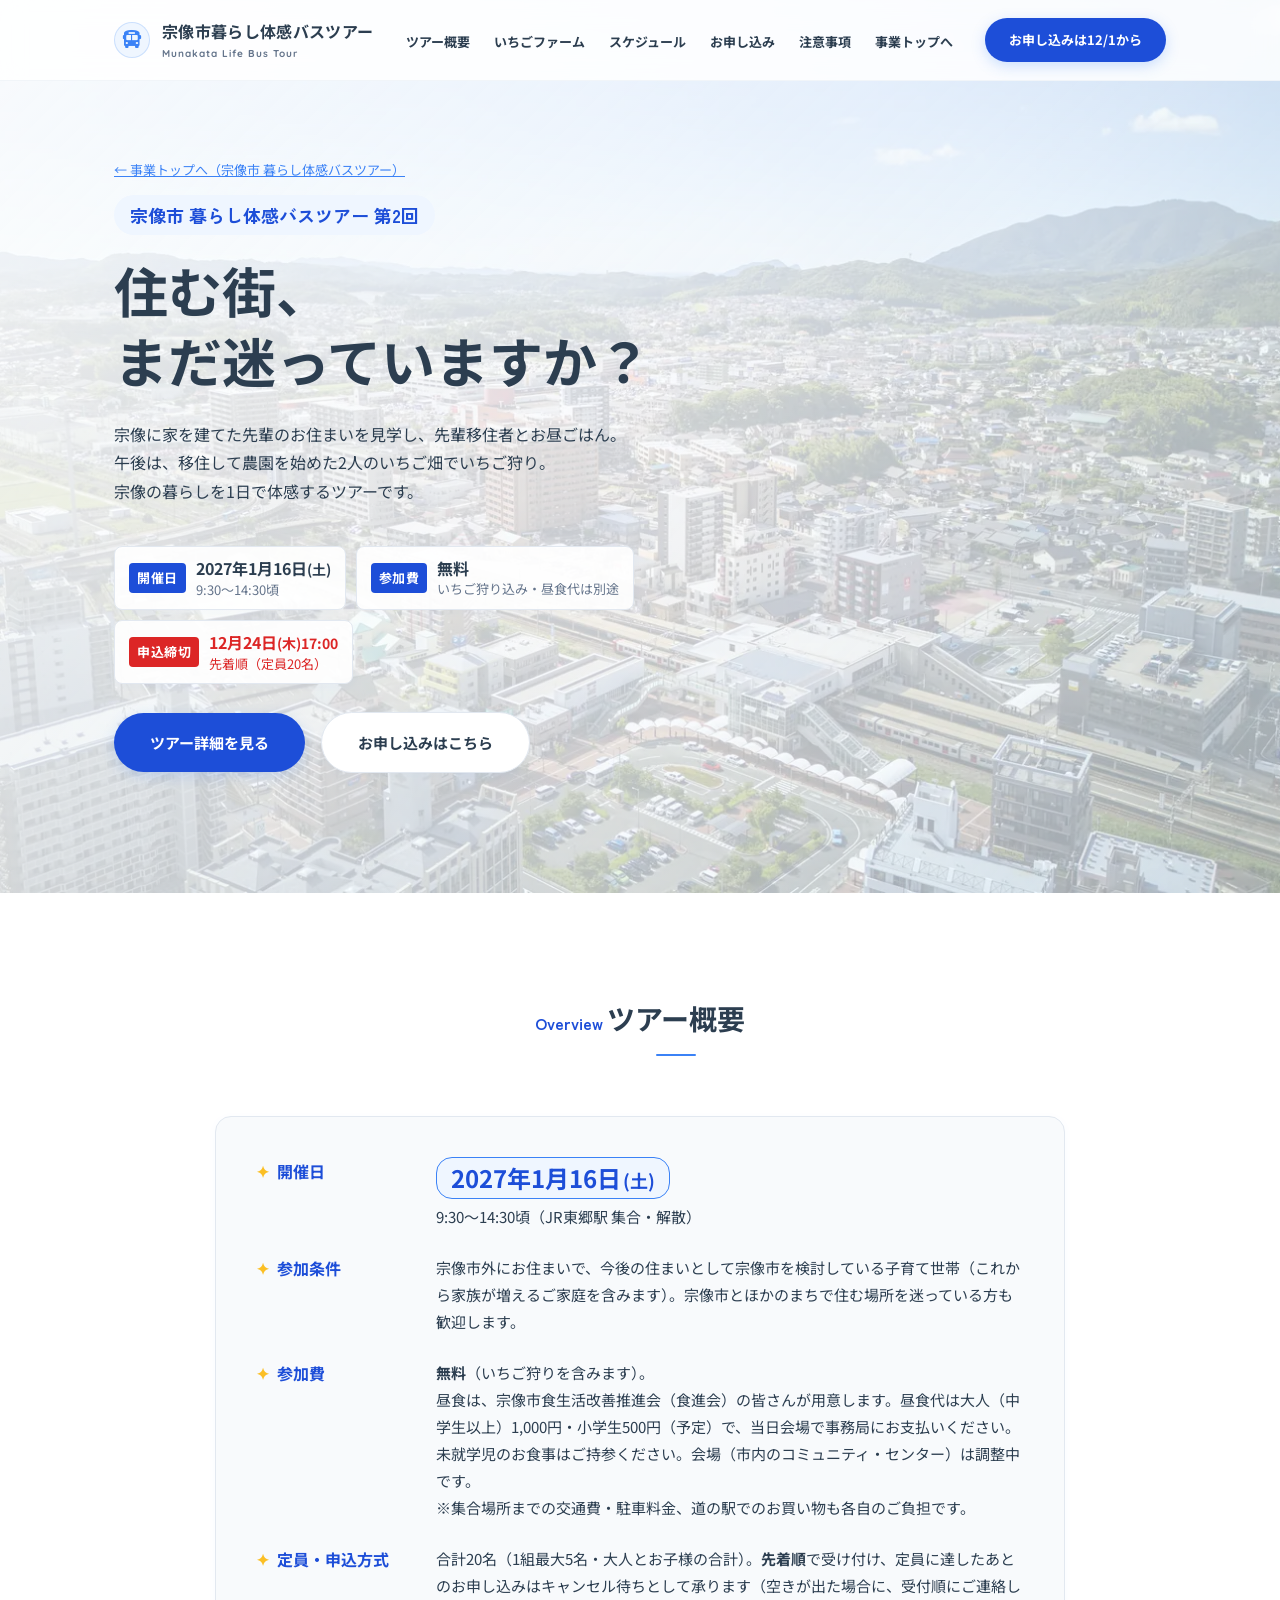
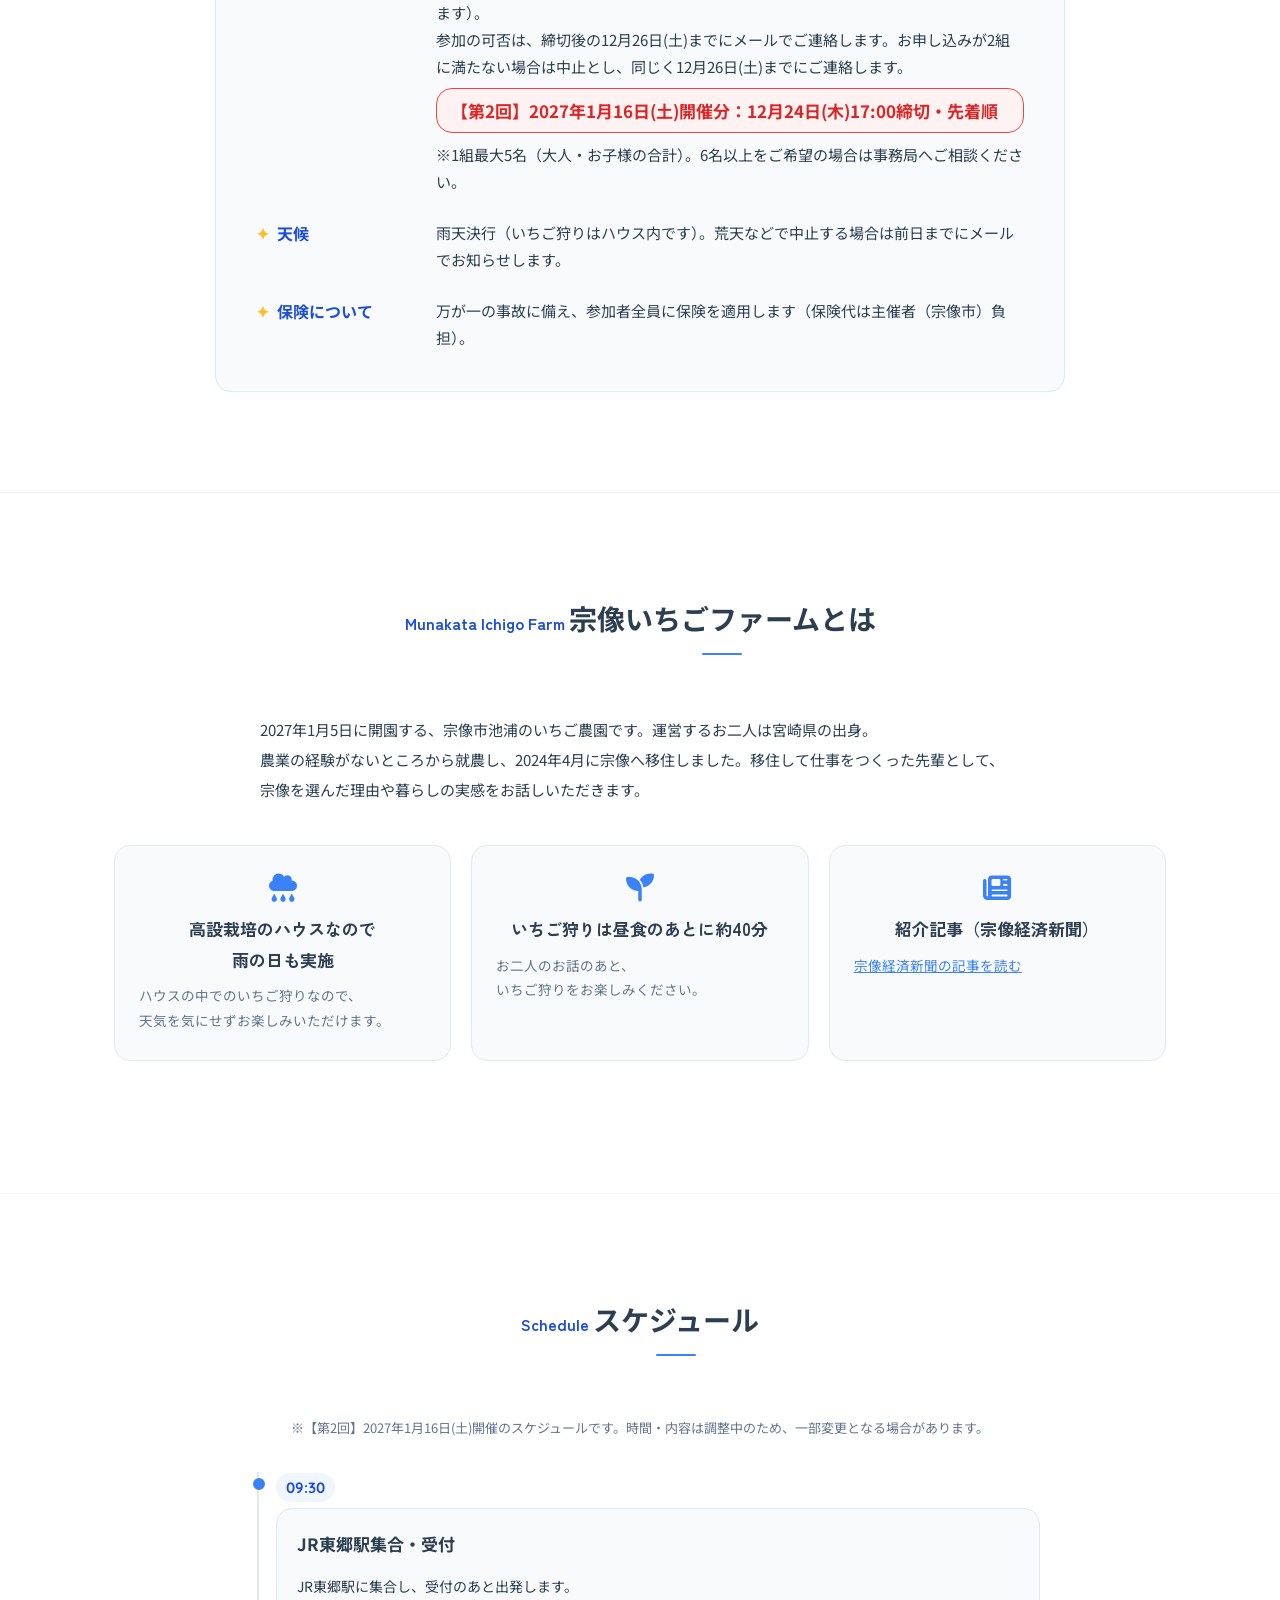
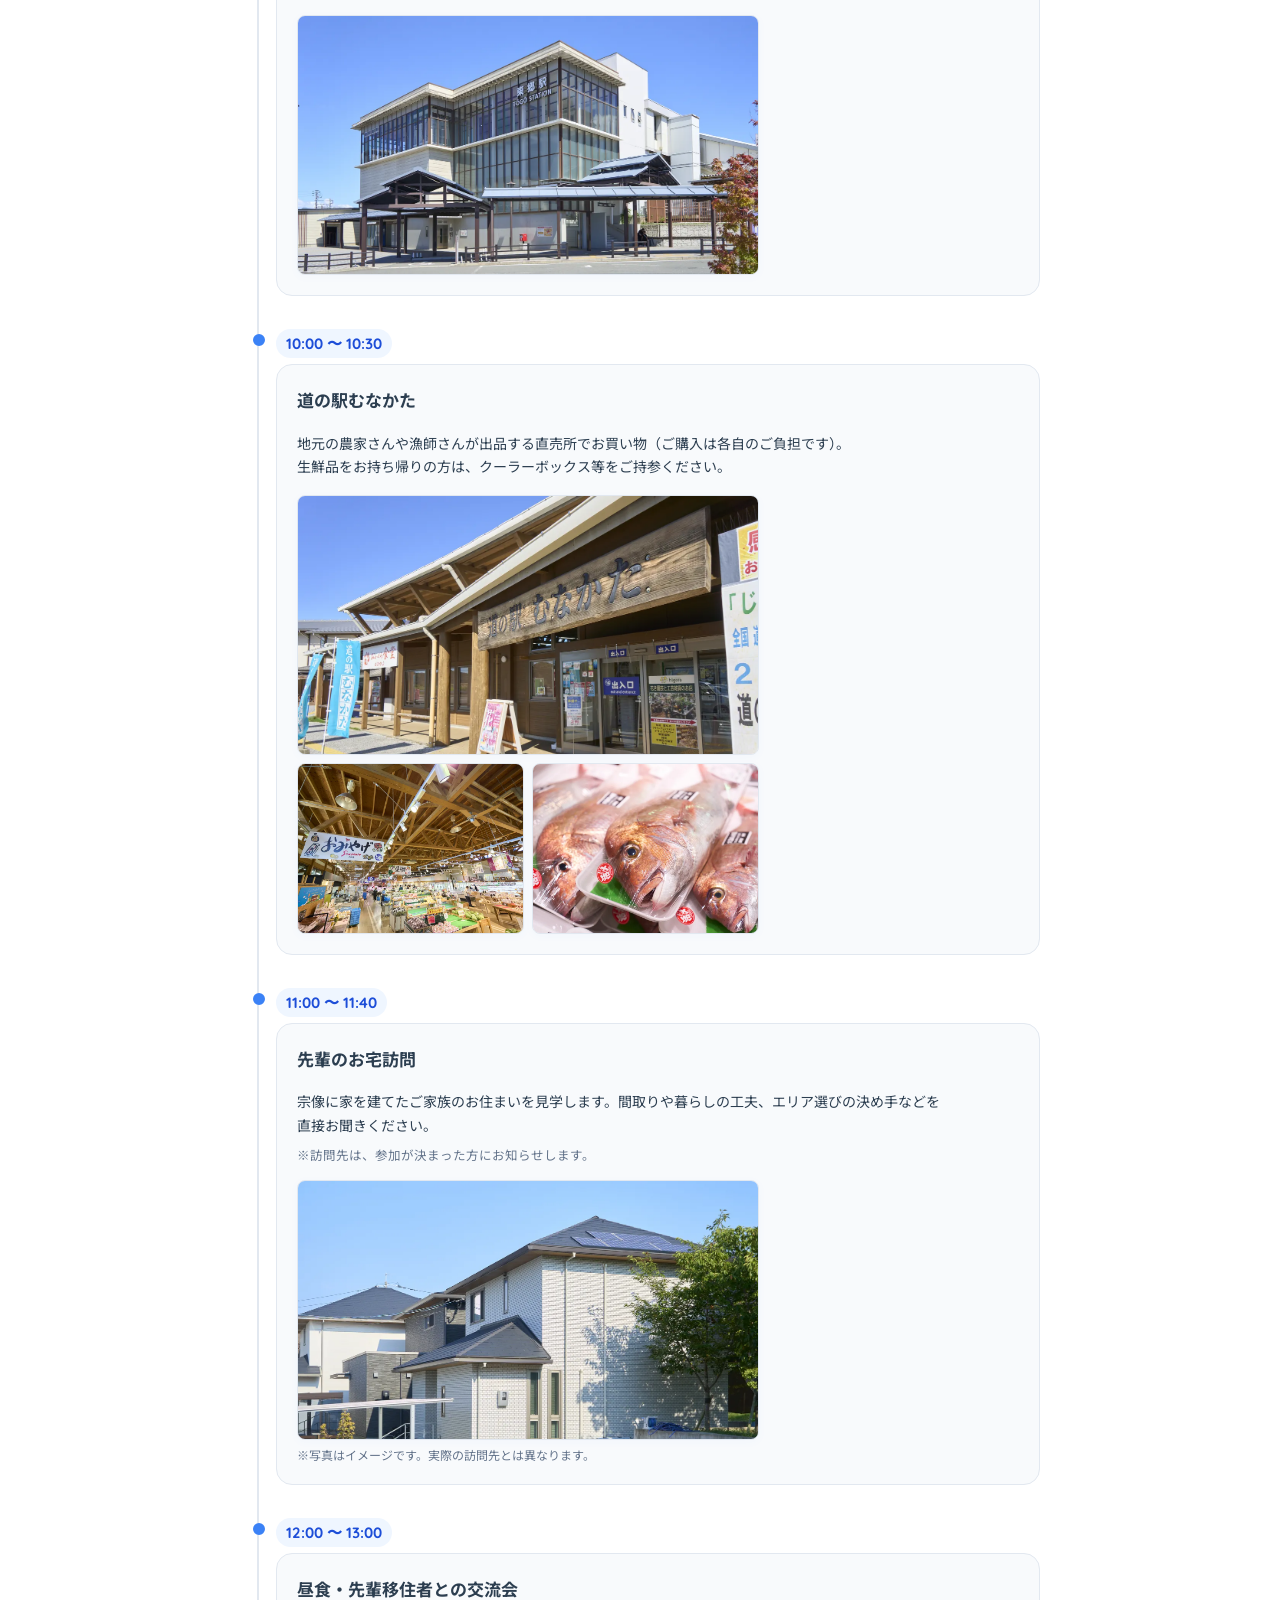
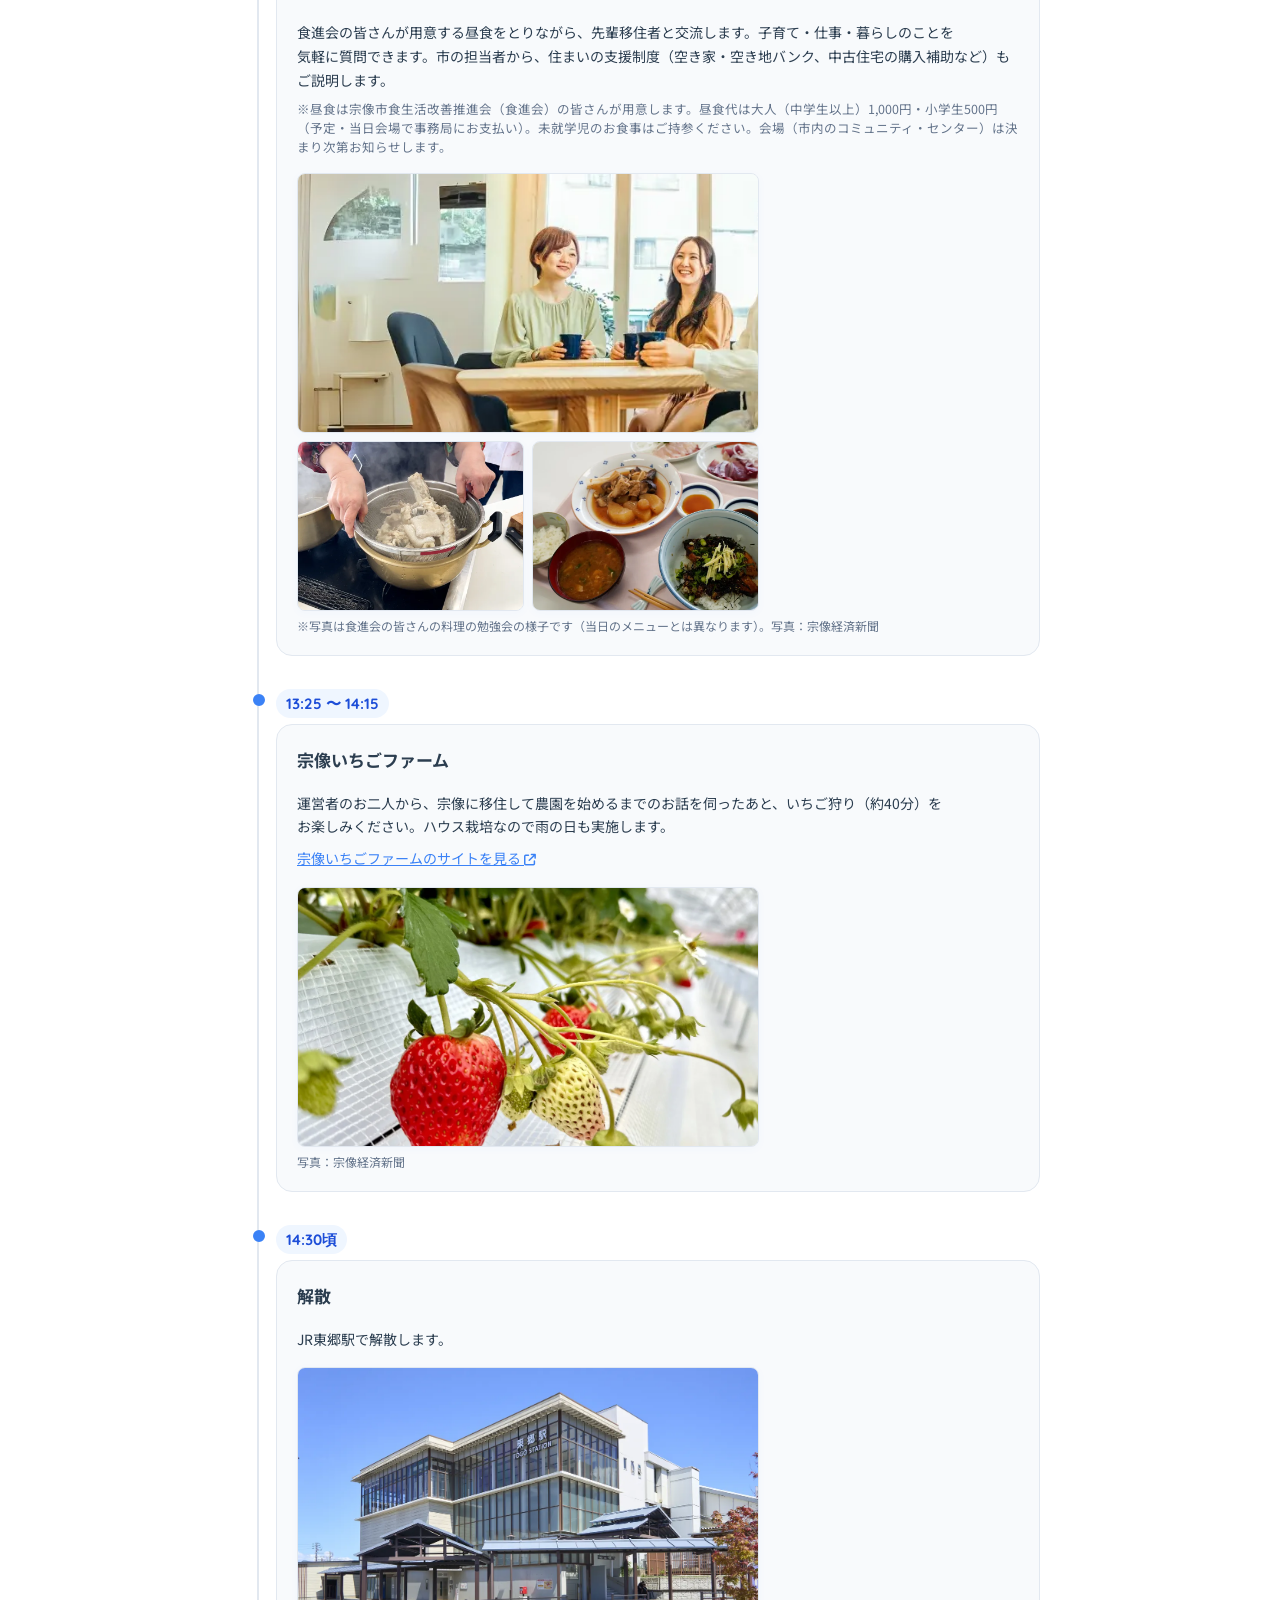
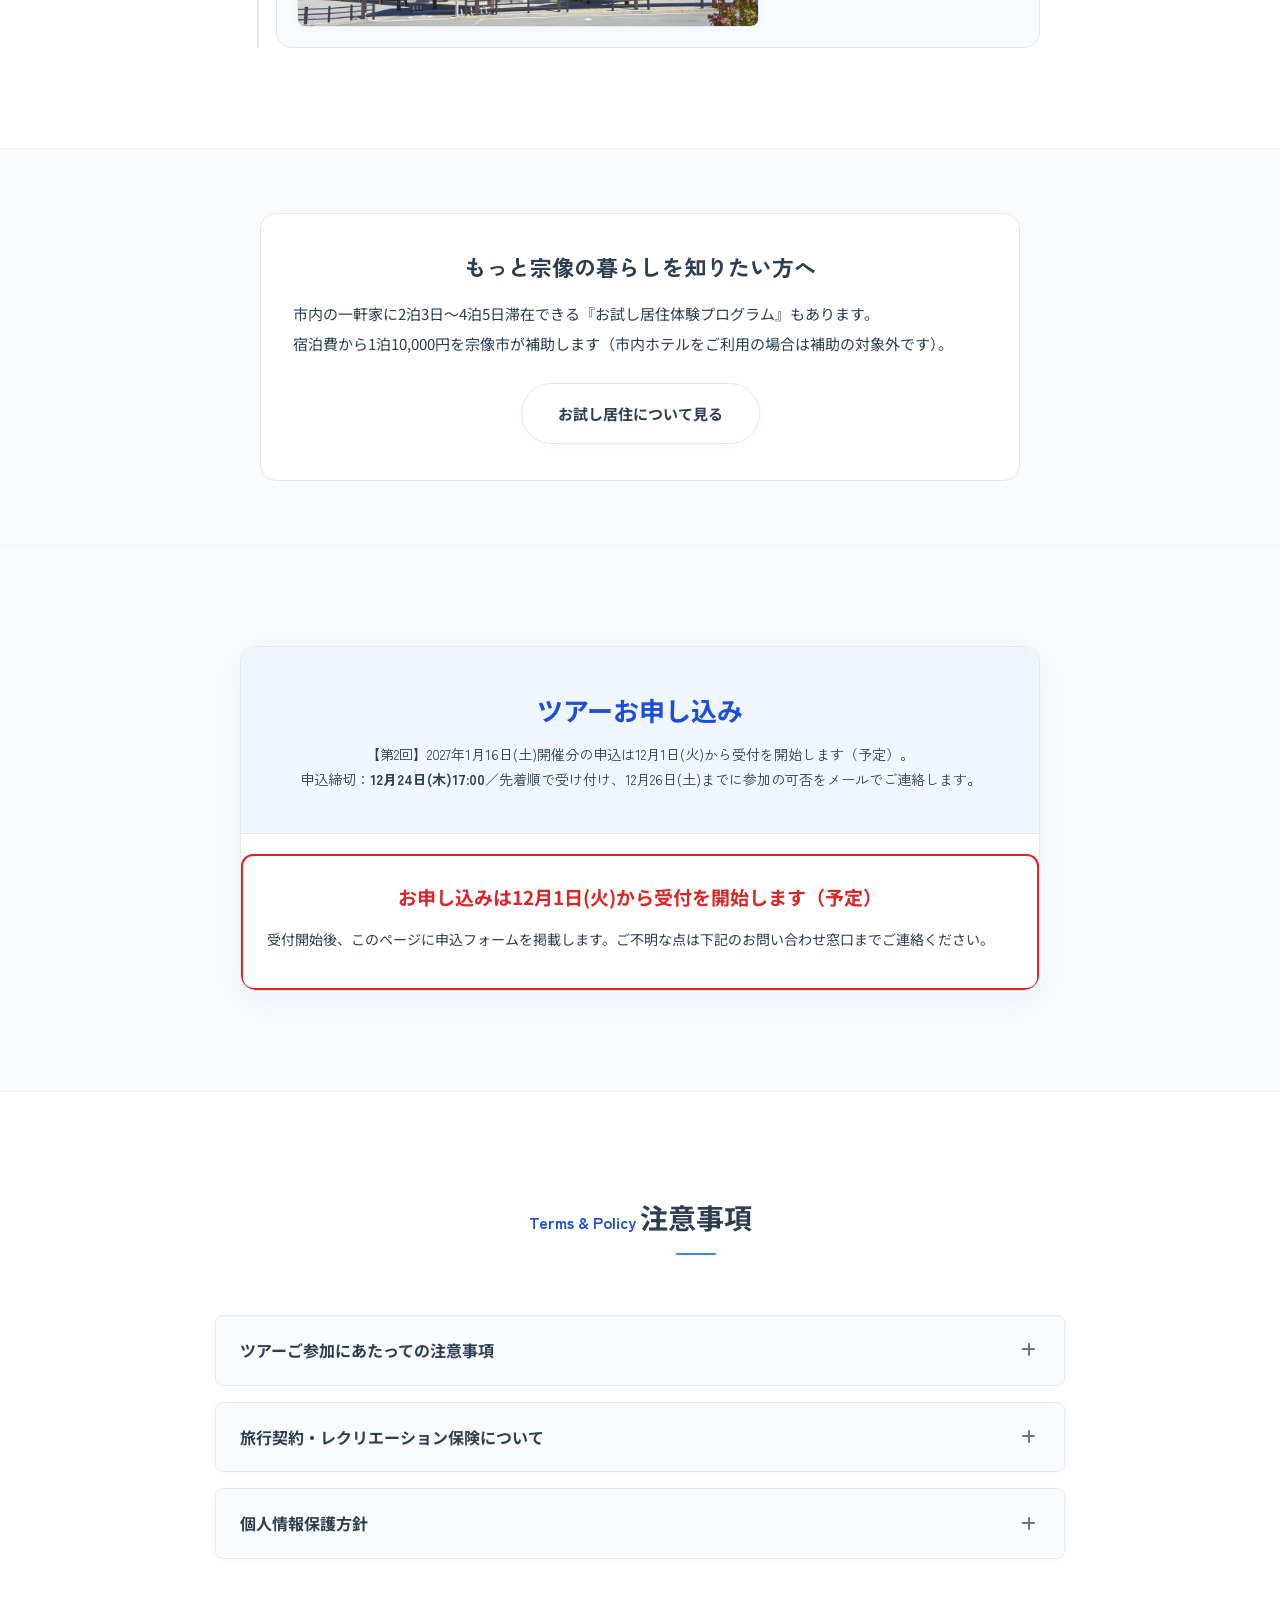
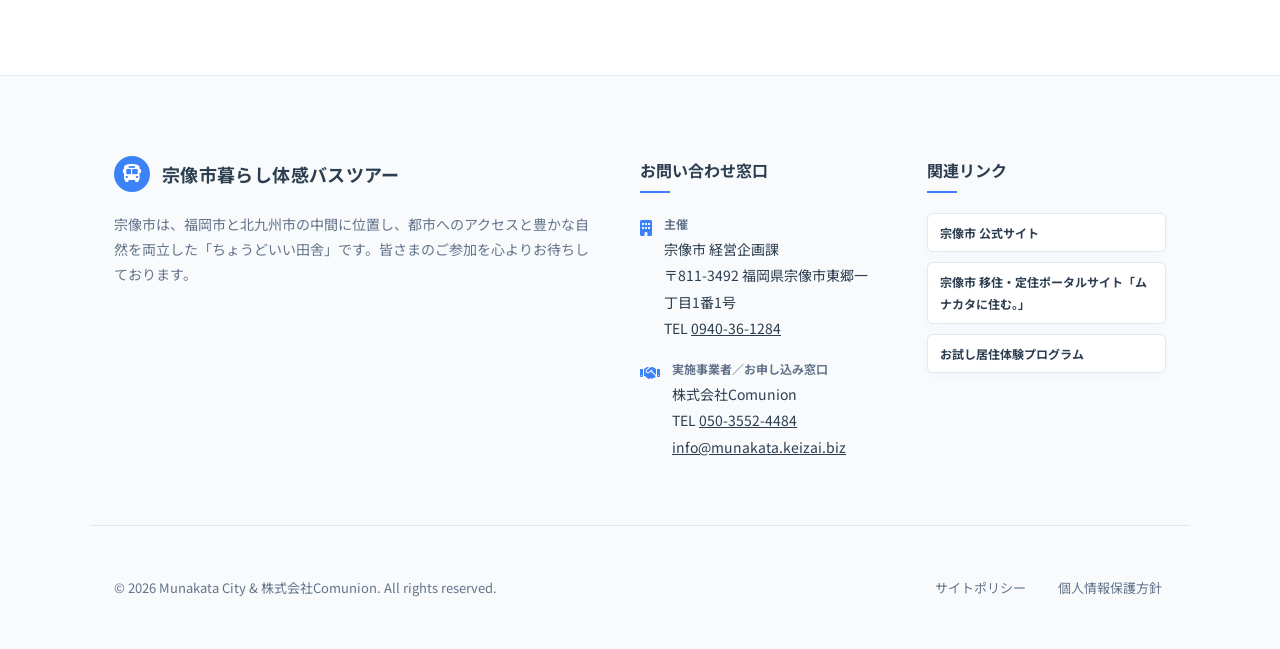
<file: tour2/index.html>
<!DOCTYPE html>
<html lang="ja">
<head>
  <meta charset="UTF-8">
  <meta http-equiv="X-UA-Compatible" content="IE=edge">
  <meta name="viewport" content="width=device-width, initial-scale=1.0">

  <!-- Google tag (gtag.js) - Google アナリティクス（GA4） -->
  <script async src="https://www.googletagmanager.com/gtag/js?id=G-R87EMJB9LG"></script>
  <script>
    window.dataLayer = window.dataLayer || [];
    function gtag(){dataLayer.push(arguments);}
    gtag('js', new Date());

    gtag('config', 'G-R87EMJB9LG');
  </script>
  <title>宗像市暮らし体感バスツアー 特設サイト｜第2回 1/16(土)開催・いちご狩り＆住まい見学・参加無料</title>
  <meta name="description" content="2027年1月16日(土)開催『第2回 宗像市暮らし体感ツアー』の参加者を募集します（12月24日(木)17:00締切・先着順）。宗像に家を建てた先輩のお宅訪問、先輩移住者との昼食交流会、宗像いちごファームでのいちご狩り。参加無料（いちご狩り込み・昼食代は別途）。">
  <meta name="keywords" content="宗像市,移住,定住,バスツアー,暮らし体験,お試し居住,福岡県,移住支援,子育て世帯,いちご狩り,住まい見学,宗像いちごファーム">

  <!-- Google Search Console 所有権確認（削除しないこと） -->
  <meta name="google-site-verification" content="DGMNTymvuTn0f_TJwOeBjIIE_rzc1Gw_IszMWSff6IQ">

  <!-- Canonical -->
  <link rel="canonical" href="https://iju-tour.munakatashi-otameshi-kyojyu.com/tour2/">

  <!-- OGP / SNS Share -->
  <meta property="og:type" content="website">
  <meta property="og:site_name" content="宗像市暮らし体感バスツアー">
  <meta property="og:title" content="宗像市暮らし体感バスツアー 特設サイト｜第2回 1/16(土)開催・いちご狩り＆住まい見学・参加無料">
  <meta property="og:description" content="2027年1月16日(土)開催『第2回 宗像市暮らし体感ツアー』の参加者を募集します（12月24日(木)17:00締切・先着順）。宗像に家を建てた先輩のお宅訪問、先輩移住者との昼食交流会、宗像いちごファームでのいちご狩り。参加無料（いちご狩り込み・昼食代は別途）。">
  <meta property="og:url" content="https://iju-tour.munakatashi-otameshi-kyojyu.com/tour2/">
  <meta property="og:image" content="https://iju-tour.munakatashi-otameshi-kyojyu.com/assets/ogp.jpg">
  <meta property="og:image:width" content="1200">
  <meta property="og:image:height" content="630">
  <meta property="og:locale" content="ja_JP">
  <meta name="twitter:card" content="summary_large_image">
  <!-- 構造化データ (JSON-LD) -->
  <script type="application/ld+json">
  {
    "@context": "https://schema.org",
    "@type": "Event",
    "name": "【第2回】いちご狩りと住まい見学 宗像ライフ体感ツアー",
    "description": "今後の住まいとして福岡県宗像市を検討している子育て世帯向けの体感ツアー。宗像に家を建てた先輩のお宅訪問、先輩移住者との昼食交流会、宮崎県から移住して農業を始めた2人が営む「宗像いちごファーム」でのいちご狩り。参加無料（いちご狩り込み・昼食代は別途）・定員合計20名・先着順。",
    "url": "https://iju-tour.munakatashi-otameshi-kyojyu.com/tour2/",
    "image": "https://iju-tour.munakatashi-otameshi-kyojyu.com/assets/ogp.jpg",
    "startDate": "2027-01-16T09:30:00+09:00",
    "endDate": "2027-01-16T14:30:00+09:00",
    "eventStatus": "https://schema.org/EventScheduled",
    "eventAttendanceMode": "https://schema.org/OfflineEventAttendanceMode",
    "inLanguage": "ja",
    "maximumAttendeeCapacity": 20,
    "isAccessibleForFree": true,
    "location": {
      "@type": "Place",
      "name": "JR東郷駅",
      "address": {
        "@type": "PostalAddress",
        "addressCountry": "JP",
        "addressRegion": "福岡県",
        "addressLocality": "宗像市"
      }
    },
    "organizer": [
      {
        "@type": "GovernmentOrganization",
        "name": "福岡県宗像市",
        "url": "https://www.city.munakata.lg.jp/"
      },
      {
        "@type": "Organization",
        "name": "株式会社Comunion",
        "url": "https://comunion.jp"
      }
    ],
    "offers": {
      "@type": "Offer",
      "name": "参加申込（無料）",
      "price": "0",
      "priceCurrency": "JPY",
      "availability": "https://schema.org/InStock",
      "url": "https://iju-tour.munakatashi-otameshi-kyojyu.com/tour2/#booking",
      "validFrom": "2026-12-01T00:00+09:00",
      "validThrough": "2026-12-24T17:00+09:00"
    }
  }
  </script>

  <script type="application/ld+json">
  {
    "@context": "https://schema.org",
    "@type": "Organization",
    "name": "株式会社Comunion",
    "url": "https://comunion.jp",
    "telephone": "050-3552-4484"
  }
  </script>

  <!-- Favicon -->
  <link rel="icon" href="../assets/favicon.png" type="image/png">
  <link rel="apple-touch-icon" href="../assets/apple-touch-icon.png">
  <meta name="theme-color" content="#3b82f6">

  <!-- CSS -->
  <link rel="stylesheet" href="../style.css?v=1.3.2">

  <!-- FontAwesome for Icons -->
  <link rel="stylesheet" href="https://cdnjs.cloudflare.com/ajax/libs/font-awesome/6.4.0/css/all.min.css">
</head>
<body>
  <!-- Header -->
  <header class="header">
    <div class="container header-container">
      <a href="../" class="header-logo">
        <div class="logo-icon"><i class="fa-solid fa-bus"></i></div>
        <div class="logo-text">
          <span class="logo-main">宗像市<wbr>暮らし体感バスツアー</span>
          <span class="logo-sub">Munakata Life Bus Tour</span>
        </div>
      </a>

      <nav class="nav" id="nav">
        <ul class="nav-list">
          <li><a href="#about" class="nav-link">ツアー概要</a></li>
          <li><a href="#ichigo" class="nav-link">いちごファーム</a></li>
          <li><a href="#itinerary" class="nav-link">スケジュール</a></li>
          <li><a href="#booking" class="nav-link">お申し込み</a></li>
          <li><a href="#terms" class="nav-link">注意事項</a></li>
          <li><a href="../" class="nav-link">事業トップへ</a></li>
        </ul>
      </nav>
      <a href="#booking" class="header-cta"><span class="header-cta-long">お申し込みは</span>12/1から</a>

      <div class="menu-toggle" id="menuToggle">
        <span></span>
        <span></span>
        <span></span>
      </div>
    </div>
  </header>

  <!-- Hero Section -->
  <section class="hero">
    <div class="container">
      <div class="hero-content">
        <p class="back-top"><a href="../">← 事業トップへ（宗像市 暮らし体感バスツアー）</a></p>
        <div class="hero-tag">宗像市 暮らし体感バスツアー 第2回</div>
        <h1 class="hero-title">
          <span class="phrase">住む街、</span><span class="phrase">まだ迷っていますか？</span>
        </h1>
        <p class="hero-desc">
          <span class="phrase">宗像に家を建てた先輩のお住まいを見学し、</span><span class="phrase">先輩移住者とお昼ごはん。</span><span class="hero-desc-tail"><br>
          <span class="phrase">午後は、移住して農園を始めた</span><span class="phrase">2人のいちご畑で</span><span class="phrase">いちご狩り。</span><br>
          <span class="phrase">宗像の暮らしを</span><span class="phrase">1日で体感する</span><span class="phrase">ツアーです。</span></span>
        </p>

        <!-- 開催情報（意思決定に必要な事実をファーストビューに明示） -->
        <ul class="hero-facts">
          <li class="hero-fact">
            <span class="hero-fact-label">開催日</span>
            <span class="hero-fact-value">2027年1月16日<span class="hero-fact-dow">(土)</span><span class="hero-fact-note">9:30〜14:30頃</span></span>
          </li>
          <li class="hero-fact">
            <span class="hero-fact-label">参加費</span>
            <span class="hero-fact-value">無料<span class="hero-fact-note">いちご狩り込み・昼食代は別途</span></span>
          </li>
          <li class="hero-fact hero-fact-deadline">
            <span class="hero-fact-label">申込締切</span>
            <span class="hero-fact-value">12月24日<span class="hero-fact-dow">(木)17:00</span><span class="hero-fact-note">先着順（定員20名）</span></span>
          </li>
        </ul>

        <div class="hero-actions">
          <a href="#about" class="btn btn-primary">ツアー詳細を見る</a>
          <a href="#booking" class="btn btn-secondary">お申し込みはこちら</a>
        </div>
      </div>
    </div>
  </section>

  <!-- Overview Section -->
  <section id="about" class="overview section-padding">
    <div class="container">
      <div class="section-header text-center">
        <span class="section-subtitle">Overview</span>
        <h2 class="section-title">ツアー概要</h2>
      </div>
      
      <div class="overview-table">
        <dl class="overview-dl">
          <dt>開催日</dt>
          <dd>
            <span class="overview-date">2027年1月16日<span class="overview-date-dow">(土)</span></span><br>
            9:30〜14:30頃（JR東郷駅 集合・解散）
          </dd>
          
          <dt>参加条件</dt>
          <dd>
            宗像市外にお住まいで、今後の住まいとして宗像市を検討している子育て世帯（これから家族が増えるご家庭を含みます）。宗像市とほかのまちで住む場所を迷っている方も歓迎します。
          </dd>
          
          <dt>参加費</dt>
          <dd>
            <strong>無料</strong>（いちご狩りを含みます）。<br>
            昼食は、宗像市食生活改善推進会（食進会）の皆さんが用意します。昼食代は大人（中学生以上）1,000円・小学生500円（予定）で、当日会場で事務局にお支払いください。未就学児のお食事はご持参ください。会場（市内のコミュニティ・センター）は調整中です。<br>
            ※集合場所までの交通費・駐車料金、道の駅でのお買い物も各自のご負担です。
          </dd>
          
          <dt>定員・申込方式</dt>
          <dd>
            合計20名（1組最大5名・大人とお子様の合計）。<strong>先着順</strong>で受け付け、定員に達したあとのお申し込みはキャンセル待ちとして承ります（空きが出た場合に、受付順にご連絡します）。<br>
            参加の可否は、締切後の12月26日(土)までにメールでご連絡します。お申し込みが2組に満たない場合は中止とし、同じく12月26日(土)までにご連絡します。<br>
            <strong class="overview-deadline"><span class="phrase">【第2回】</span><span class="phrase">2027年1月16日(土)開催分：</span><span class="phrase">12月24日(木)17:00締切・</span><span class="phrase">先着順</span></strong>
            ※1組最大5名（大人・お子様の合計）。6名以上をご希望の場合は事務局へご相談ください。
          </dd>
          
          <dt>天候</dt>
          <dd>
            雨天決行（いちご狩りはハウス内です）。荒天などで中止する場合は前日までにメールでお知らせします。
          </dd>
          
          <dt>保険について</dt>
          <dd>
            万が一の事故に備え、参加者全員に保険を適用します（保険代は主催者（宗像市）負担）。
          </dd>
          
        </dl>
      </div>
    </div>
  </section>

  <!-- 宗像いちごファーム Section -->
  <section id="ichigo" class="kids-univ ichigo section-padding">
    <div class="container">
      <div class="section-header text-center">
        <span class="section-subtitle">Munakata Ichigo Farm</span>
        <h2 class="section-title">宗像いちごファームとは</h2>
      </div>
      <p class="kids-univ-lead">
        <span class="phrase">2027年1月5日に開園する、</span><span class="phrase">宗像市池浦のいちご農園です。</span><span class="phrase">運営するお二人は</span><span class="phrase">宮崎県の出身。</span><span class="phrase">農業の経験がないところから</span><span class="phrase">就農し、</span><span class="phrase">2024年4月に</span><span class="phrase">宗像へ移住しました。</span><span class="phrase">移住して仕事をつくった先輩として、</span><span class="phrase">宗像を選んだ理由や</span><span class="phrase">暮らしの実感を</span><span class="phrase">お話しいただきます。</span>
      </p>
      <div class="kids-univ-points">
        <div class="kids-point">
          <i class="fa-solid fa-cloud-rain" aria-hidden="true"></i>
          <h3><span class="phrase">高設栽培のハウスなので</span><span class="phrase">雨の日も実施</span></h3>
          <p><span class="phrase">ハウスの中での</span><span class="phrase">いちご狩りなので、</span><span class="phrase">天気を気にせず</span><span class="phrase">お楽しみいただけます。</span></p>
        </div>
        <div class="kids-point">
          <i class="fa-solid fa-seedling" aria-hidden="true"></i>
          <h3><span class="phrase">いちご狩りは</span><span class="phrase">昼食のあとに約40分</span></h3>
          <p><span class="phrase">お二人のお話のあと、</span><span class="phrase">いちご狩りをお楽しみください。</span></p>
        </div>
        <div class="kids-point">
          <i class="fa-solid fa-newspaper" aria-hidden="true"></i>
          <h3><span class="phrase">紹介記事</span><span class="phrase">（宗像経済新聞）</span></h3>
          <p><a href="https://munakata.keizai.biz/headline/779/" target="_blank" rel="noopener" style="color: var(--primary-color); text-decoration: underline;">宗像経済新聞の記事を読む</a></p>
        </div>
      </div>
    </div>
  </section>

  <!-- Itinerary Section (Timeline) -->
  <section id="itinerary" class="itinerary section-padding">
    <div class="container">
      <div class="section-header text-center">
        <span class="section-subtitle">Schedule</span>
        <h2 class="section-title">スケジュール</h2>
      </div>
      
      <p class="itinerary-note">※【第2回】2027年1月16日(土)開催のスケジュールです。時間・内容は調整中のため、一部変更となる場合があります。</p>

      <div class="itinerary-container itinerary-collapse" id="itineraryCollapse">
        <div class="timeline">
          <!-- Item -->
          <div class="timeline-item">
            <div class="timeline-marker"></div>
            <div class="timeline-time">09:30</div>
            <div class="timeline-content-card">
              <div class="timeline-header">
                <h3 class="timeline-title"><span class="phrase">JR東郷駅 </span><span class="phrase">集合・受付</span></h3>
              </div>
              <div class="timeline-body">
                <p class="timeline-desc">
                  <span class="phrase">JR東郷駅に集合し、</span><span class="phrase">受付のあと</span><span class="phrase">出発します。</span>
                </p>
                <div class="timeline-img-wrap"><img src="../assets/tour2_togo_station.webp" alt="JR東郷駅" width="1200" height="675" loading="lazy" decoding="async"></div>
              </div>
            </div>
          </div>

          <!-- Item -->
          <div class="timeline-item">
            <div class="timeline-marker"></div>
            <div class="timeline-time">10:00 〜 10:30</div>
            <div class="timeline-content-card">
              <div class="timeline-header">
                <h3 class="timeline-title"><span class="phrase">道の駅むなかた</span></h3>
              </div>
              <div class="timeline-body">
                <p class="timeline-desc">
                  <span class="phrase">地元の農家さんや漁師さんが</span><span class="phrase">出品する直売所で</span><span class="phrase">お買い物</span><span class="phrase">（ご購入は各自のご負担です）。</span><span class="phrase">生鮮品をお持ち帰りの方は、</span><span class="phrase">クーラーボックス等を</span><span class="phrase">ご持参ください。</span>
                </p>
                <div class="timeline-img-wrap"><img src="../assets/tour2_michinoeki.webp" alt="道の駅むなかた" width="1200" height="675" loading="lazy" decoding="async"></div>
                <div class="timeline-img-pair">
                  <div class="timeline-img-wrap"><img src="../assets/tour2_michinoeki_market.webp" alt="道の駅むなかたの直売所の中" width="800" height="600" loading="lazy" decoding="async"></div>
                  <div class="timeline-img-wrap"><img src="../assets/tour2_michinoeki_tai.webp" alt="道の駅むなかたに並ぶ鯛" width="800" height="600" loading="lazy" decoding="async"></div>
                </div>
              </div>
            </div>
          </div>

          <!-- Item -->
          <div class="timeline-item">
            <div class="timeline-marker"></div>
            <div class="timeline-time">11:00 〜 11:40</div>
            <div class="timeline-content-card">
              <div class="timeline-header">
                <h3 class="timeline-title"><span class="phrase">先輩のお宅訪問</span></h3>
              </div>
              <div class="timeline-body">
                <p class="timeline-desc">
                  <span class="phrase">宗像に家を建てた</span><span class="phrase">ご家族のお住まいを見学します。</span><span class="phrase">間取りや暮らしの工夫、</span><span class="phrase">エリア選びの決め手などを</span><span class="phrase">直接お聞きください。</span><br>
                  <small style="display: block; margin-top: 8px; color: var(--text-light); line-height: 1.5; font-size: 1.25rem;">※訪問先は、参加が決まった方にお知らせします。</small>
                </p>
                <div class="timeline-img-wrap"><img src="../assets/tour2_house.webp" alt="新しい戸建て住宅の外観（イメージ）" width="1200" height="675" loading="lazy" decoding="async"></div>
                <small style="display: block; margin-top: 6px; color: var(--text-light); line-height: 1.5; font-size: 1.2rem;">※写真はイメージです。実際の訪問先とは異なります。</small>
              </div>
            </div>
          </div>

          <!-- Item -->
          <div class="timeline-item">
            <div class="timeline-marker"></div>
            <div class="timeline-time">12:00 〜 13:00</div>
            <div class="timeline-content-card">
              <div class="timeline-header">
                <h3 class="timeline-title"><span class="phrase">昼食・</span><span class="phrase">先輩移住者との</span><span class="phrase">交流会</span></h3>
              </div>
              <div class="timeline-body">
                <p class="timeline-desc">
                  <span class="phrase">食進会の皆さんが用意する</span><span class="phrase">昼食をとりながら、</span><span class="phrase">先輩移住者と交流します。</span><span class="phrase">子育て・仕事・暮らしのことを</span><span class="phrase">気軽に質問できます。</span><span class="phrase">市の担当者から、</span><span class="phrase">住まいの支援制度</span><span class="phrase">（空き家・空き地バンク、</span><span class="phrase">中古住宅の購入補助など）も</span><span class="phrase">ご説明します。</span><br>
                  <small style="display: block; margin-top: 8px; color: var(--text-light); line-height: 1.5; font-size: 1.25rem;">※昼食は宗像市食生活改善推進会（食進会）の皆さんが用意します。昼食代は大人（中学生以上）1,000円・小学生500円（予定・当日会場で事務局にお支払い）。未就学児のお食事はご持参ください。会場（市内のコミュニティ・センター）は決まり次第お知らせします。</small>
                </p>
                <div class="timeline-img-wrap"><img src="../assets/iju_discussion.webp" alt="先輩移住者との交流会の様子" loading="lazy" decoding="async"></div>
                <div class="timeline-img-pair">
                  <div class="timeline-img-wrap"><img src="../assets/tour2_shokushin_cooking.webp" alt="食進会の皆さんの調理の様子（魚の粗の下ごしらえ）" width="800" height="600" loading="lazy" decoding="async"></div>
                  <div class="timeline-img-wrap"><img src="../assets/tour2_shokushin_meal.webp" alt="食進会の皆さんがつくった魚料理（ブリの照り焼き丼・ブリ大根・みそ汁など）" width="800" height="600" loading="lazy" decoding="async"></div>
                </div>
                <small style="display: block; margin-top: 6px; color: var(--text-light); line-height: 1.5; font-size: 1.2rem;"><span class="phrase">※写真は食進会の皆さんの</span><span class="phrase">料理の勉強会の様子です</span><span class="phrase">（当日のメニューとは異なります）。</span><span class="phrase">写真：宗像経済新聞</span></small>
              </div>
            </div>
          </div>

          <!-- Item -->
          <div class="timeline-item">
            <div class="timeline-marker"></div>
            <div class="timeline-time">13:25 〜 14:15</div>
            <div class="timeline-content-card">
              <div class="timeline-header">
                <h3 class="timeline-title"><span class="phrase">宗像いちごファーム</span></h3>
              </div>
              <div class="timeline-body">
                <p class="timeline-desc">
                  <span class="phrase">運営者のお二人から、</span><span class="phrase">宗像に移住して</span><span class="phrase">農園を始めるまでの</span><span class="phrase">お話を伺ったあと、</span><span class="phrase">いちご狩り（約40分）を</span><span class="phrase">お楽しみください。</span><span class="phrase">ハウス栽培なので</span><span class="phrase">雨の日も実施します。</span><br>
                  <a href="https://munakata-itchigofarm.com/" target="_blank" rel="noopener" style="display: inline-block; margin-top: 8px; color: var(--primary-color); text-decoration: underline;">宗像いちごファームのサイトを見る <i class="fa-solid fa-arrow-up-right-from-square" aria-hidden="true" style="font-size: 0.85em;"></i></a>
                </p>
                <div class="timeline-img-wrap"><img src="../assets/tour2_ichigo.webp" alt="宗像いちごファームの高設栽培のいちご" width="1200" height="675" loading="lazy" decoding="async"></div>
                <small style="display: block; margin-top: 6px; color: var(--text-light); line-height: 1.5; font-size: 1.2rem;">写真：宗像経済新聞</small>
              </div>
            </div>
          </div>

          <!-- Item -->
          <div class="timeline-item">
            <div class="timeline-marker"></div>
            <div class="timeline-time">14:30頃</div>
            <div class="timeline-content-card">
              <div class="timeline-header">
                <h3 class="timeline-title"><span class="phrase">解散</span></h3>
              </div>
              <div class="timeline-body">
                <p class="timeline-desc">
                  <span class="phrase">JR東郷駅で</span><span class="phrase">解散します。</span>
                </p>
                <div class="timeline-img-wrap"><img src="../assets/tour2_togo_station.webp" alt="JR東郷駅" width="1200" height="675" loading="lazy" decoding="async"></div>
              </div>
            </div>
          </div>

        </div>
      </div>

      <!-- スマホのみ表示：スケジュールの開閉ボタン（申込フォームまでの距離を短縮するため） -->
      <button type="button" class="itinerary-toggle" id="itineraryToggle" aria-expanded="false" aria-controls="itineraryCollapse">
        <span class="itinerary-toggle-text">当日のスケジュールをすべて見る</span>
        <span class="itinerary-toggle-icon" aria-hidden="true"></span>
      </button>
    </div>
  </section>

  <!-- お試し居住の案内 -->
  <section class="trial-note section-padding">
    <div class="container">
      <div class="trial-card">
        <h2 class="trial-title"><span class="phrase">もっと宗像の</span><span class="phrase">暮らしを知りたい方へ</span></h2>
        <p class="trial-text"><span class="phrase">市内の一軒家に</span><span class="phrase">2泊3日〜4泊5日滞在できる</span><span class="phrase">『お試し居住体験プログラム』も</span><span class="phrase">あります。</span><span class="phrase">宿泊費から1泊10,000円を</span><span class="phrase">宗像市が補助します</span><span class="phrase">（市内ホテルをご利用の場合は</span><span class="phrase">補助の対象外です）。</span></p>
        <a href="https://munakatashi-otameshi-kyojyu.com/" target="_blank" rel="noopener" class="btn btn-secondary trial-btn">お試し居住について見る</a>
      </div>
    </div>
  </section>

  <!-- Booking Form Section -->
  <section id="booking" class="booking section-padding">
    <div class="container">
      <div class="booking-card">
        <div class="booking-header">
          <h3>ツアーお申し込み</h3>
          <p><span class="phrase">【第2回】</span><span class="phrase">2027年1月16日(土)開催分の</span><span class="phrase">申込は12月1日(火)から</span><span class="phrase">受付を開始します（予定）。</span><br><span class="phrase">申込締切：</span><strong><span class="phrase">12月24日(木)17:00</span></strong><span class="phrase">／先着順で受け付け、</span><span class="phrase">12月26日(土)までに</span><span class="phrase">参加の可否を</span><span class="phrase">メールでご連絡します。</span></p>
        </div>

        <div class="booking-closed">
          <p class="booking-closed-title">お申し込みは12月1日(火)から受付を開始します（予定）</p>
          <p class="booking-closed-text">受付開始後、このページに申込フォームを掲載します。ご不明な点は下記のお問い合わせ窓口までご連絡ください。</p>
        </div>
        <form id="bookingForm" class="form-body" novalidate hidden style="display:none">
          <!-- Tour Selection -->
          <div class="form-group">
            <label for="tour_course" class="form-label">参加希望ツアーの選択<span class="required">必須</span></label>
            <select id="tour_course" class="form-control" required>
              <option value="tour_2027_01" selected>【第2回】2027年1月16日(土) いちご狩りと住まい見学 宗像ライフ体感ツアー</option>
            </select>
          </div>

          <!-- Name & Age -->
          <div class="form-group row-2">
            <div>
              <label for="name" class="form-label">代表者お名前（漢字）<span class="required">必須</span></label>
              <input type="text" id="name" class="form-control" placeholder="山田 太郎" autocomplete="name" required>
            </div>
            <div>
              <label for="age" class="form-label">年齢（旅行保険申請に必要）<span class="required">必須</span></label>
              <input type="number" id="age" class="form-control" placeholder="32" min="1" max="120" inputmode="numeric" required>
            </div>
          </div>

          <!-- Email & Phone -->
          <div class="form-group row-2">
            <div>
              <label for="email" class="form-label">メールアドレス<span class="required">必須</span></label>
              <input type="email" id="email" class="form-control" placeholder="yamada@example.com" autocomplete="email" inputmode="email" required>
              <p class="form-note">※受付確認メールの送付先です。</p>
            </div>
            <div>
              <label for="phone" class="form-label">当日の連絡先（携帯電話番号）<span class="required">必須</span></label>
              <input type="tel" id="phone" class="form-control" placeholder="09012345678" autocomplete="tel" inputmode="tel" required>
              <p class="form-note">※当日の集合・緊急連絡にのみ使用します。</p>
            </div>
          </div>

          <!-- Address -->
          <div class="form-group">
            <label for="address" class="form-label">現在のご住所<span class="required">必須</span></label>
            <input type="text" id="address" class="form-control" placeholder="福岡県福岡市中央区天神1-2-3" autocomplete="street-address" required>
            <p class="form-note">※旅行保険の加入手続きに必要なため、番地までご記入ください。</p>
          </div>

          <!-- Residence city -->
          <div class="form-group">
            <label for="residence_city" class="form-label">お住まいの市区町村<span class="required">必須</span></label>
            <input type="text" id="residence_city" class="form-control" placeholder="福岡県福岡市中央区">
          </div>

          <!-- Considering area -->
          <div class="form-group">
            <label for="considering_area" class="form-label">移住先として検討中のエリア（任意）</label>
            <input type="text" id="considering_area" class="form-control" placeholder="例：宗像市、福津市、福岡市東区など">
            <p class="form-note">※宗像市以外のエリアも書いていただけます。</p>
          </div>

          <!-- Move timing -->
          <div class="form-group">
            <label for="move_timing" class="form-label">移住の時期の目安（任意）</label>
            <select id="move_timing" class="form-control">
              <option value="" selected>選択してください</option>
              <option value="1年以内">1年以内</option>
              <option value="1〜3年以内">1〜3年以内</option>
              <option value="3年以上先">3年以上先</option>
              <option value="まだ決まっていない">まだ決まっていない</option>
            </select>
          </div>

          <!-- Number of Participants -->
          <div class="form-group">
            <label for="participants" class="form-label">ツアーに参加される人数（ご本人含む・お子様を含む）<span class="required">必須</span></label>
            <select id="participants" class="form-control">
              <option value="1">1名（ご本人のみ）</option>
              <option value="2">2名</option>
              <option value="3">3名</option>
              <option value="4">4名</option>
              <option value="5">5名</option>
            </select>
            <p class="form-note">※大人・お子様の合計人数です（1組最大5名）。6名以上をご希望の場合は事務局までご相談ください。2人目以降の方は、人数に応じて下にお名前と年齢の入力欄が表示されます（旅行保険の手続きに使います）。</p>
          </div>

          <!-- Access Method -->
          <div class="form-group">
            <label for="access_method" class="form-label">JR東郷駅までお越しになる手段<span class="required">必須</span></label>
            <select id="access_method" class="form-control">
              <option value="" disabled selected>選択してください</option>
              <option value="電車（JR）">電車（JR）</option>
              <option value="路線バス">路線バス</option>
              <option value="自家用車">自家用車</option>
              <option value="その他">その他</option>
            </select>
          </div>

          <!-- Car Count -->
          <div class="form-group">
            <label for="car_count" class="form-label">当日、お車でお越しになる場合の台数<span class="required">必須</span></label>
            <select id="car_count" class="form-control">
              <option value="" disabled selected>選択してください</option>
              <option value="0台（車では行かない）">0台（車では行かない・電車やバスで行く）</option>
              <option value="1台">1台</option>
              <option value="2台">2台</option>
              <option value="3台以上">3台以上</option>
            </select>
            <p class="form-note">※事前に台数をお知らせください（駐車場のご案内に使います）。</p>
          </div>

          <!-- 第1回専用：お弁当（第2回は昼食を用意するため非表示・送信しない） -->
          <div data-tour1-only hidden style="display:none">
          <!-- Bento Order -->
          <div class="form-group">
            <label for="bento_count" class="form-label">お弁当の注文（大人の方用・1食1,000円（税込））<span class="required">必須</span></label>
            <select id="bento_count" class="form-control">
              <option value="" disabled selected>選択してください</option>
              <option value="注文しない（持参する）">注文しない（持参する）</option>
              <option value="1個">1個</option>
              <option value="2個">2個</option>
              <option value="3個">3個</option>
              <option value="4個">4個</option>
            </select>
            <p class="form-note">※ランチ交流会（12:00〜）で大人（保護者）の方にご用意するお弁当です（1食1,000円（税込）・当日お支払い／ご持参も可）。<strong>むなかた子ども大学に参加するお子様はお弁当を、ご同行の乳幼児のお子様はお食事をご持参ください。</strong></p>
          </div>

          </div>

          <!-- Companion 2 -->
          <div id="companion_block_2" class="form-group" style="display: none;">
            <div class="sub-block">
              <h4 class="sub-block-title"><i class="fa-solid fa-user-plus"></i> 同行者様（2人目）の情報</h4>
              <div class="form-group row-2">
                <div>
                  <label for="companion_name" class="form-label">お名前（漢字）<span class="required">必須</span></label>
                  <input type="text" id="companion_name" class="form-control" placeholder="山田 花子">
                </div>
                <div>
                  <label for="companion_age" class="form-label">年齢（旅行保険申請に必要）<span class="required">必須</span></label>
                  <input type="number" id="companion_age" class="form-control" placeholder="30" min="0" max="120" inputmode="numeric">
                </div>
              </div>
              <div class="form-group" style="margin-bottom: 0;">
                <label for="companion_relationship" class="form-label">代表者様との関係<span class="required">必須</span></label>
                <select id="companion_relationship" class="form-control">
                  <option value="" disabled selected>選択してください</option>
                  <option value="spouse">配偶者・パートナー</option>
                  <option value="child_under_school">子ども（未就学児）</option>
                  <option value="child_over_school">子ども（小学生以上）</option>
                  <option value="relative">その他親族</option>
                  <option value="friend">友人・その他</option>
                </select>
              </div>
            </div>
          </div>

          <!-- Companion 3 -->
          <div id="companion_block_3" class="form-group" style="display: none;">
            <div class="sub-block">
              <h4 class="sub-block-title"><i class="fa-solid fa-user-plus"></i> 同行者様（3人目）の情報</h4>
              <div class="form-group row-2">
                <div>
                  <label for="companion3_name" class="form-label">お名前（漢字）<span class="required">必須</span></label>
                  <input type="text" id="companion3_name" class="form-control" placeholder="山田 次郎">
                </div>
                <div>
                  <label for="companion3_age" class="form-label">年齢（旅行保険申請に必要）<span class="required">必須</span></label>
                  <input type="number" id="companion3_age" class="form-control" placeholder="3" min="0" max="120" inputmode="numeric">
                </div>
              </div>
              <div class="form-group" style="margin-bottom: 0;">
                <label for="companion3_relationship" class="form-label">代表者様との関係<span class="required">必須</span></label>
                <select id="companion3_relationship" class="form-control">
                  <option value="" disabled selected>選択してください</option>
                  <option value="spouse">配偶者・パートナー</option>
                  <option value="child_under_school">子ども（未就学児）</option>
                  <option value="child_over_school">子ども（小学生以上）</option>
                  <option value="relative">その他親族</option>
                  <option value="friend">友人・その他</option>
                </select>
              </div>
            </div>
          </div>

          <!-- Companion 4 -->
          <div id="companion_block_4" class="form-group" style="display: none;">
            <div class="sub-block">
              <h4 class="sub-block-title"><i class="fa-solid fa-user-plus"></i> 同行者様（4人目）の情報</h4>
              <div class="form-group row-2">
                <div>
                  <label for="companion4_name" class="form-label">お名前（漢字）<span class="required">必須</span></label>
                  <input type="text" id="companion4_name" class="form-control" placeholder="山田 三郎">
                </div>
                <div>
                  <label for="companion4_age" class="form-label">年齢（旅行保険申請に必要）<span class="required">必須</span></label>
                  <input type="number" id="companion4_age" class="form-control" placeholder="1" min="0" max="120" inputmode="numeric">
                </div>
              </div>
              <div class="form-group" style="margin-bottom: 0;">
                <label for="companion4_relationship" class="form-label">代表者様との関係<span class="required">必須</span></label>
                <select id="companion4_relationship" class="form-control">
                  <option value="" disabled selected>選択してください</option>
                  <option value="spouse">配偶者・パートナー</option>
                  <option value="child_under_school">子ども（未就学児）</option>
                  <option value="child_over_school">子ども（小学生以上）</option>
                  <option value="relative">その他親族</option>
                  <option value="friend">友人・その他</option>
                </select>
              </div>
            </div>
          </div>

          <!-- Companion 5 -->
          <div id="companion_block_5" class="form-group" style="display: none;">
            <div class="sub-block">
              <h4 class="sub-block-title"><i class="fa-solid fa-user-plus"></i> 同行者様（5人目）の情報</h4>
              <div class="form-group row-2">
                <div>
                  <label for="companion5_name" class="form-label">お名前（漢字）<span class="required">必須</span></label>
                  <input type="text" id="companion5_name" class="form-control" placeholder="山田 四郎">
                </div>
                <div>
                  <label for="companion5_age" class="form-label">年齢（旅行保険申請に必要）<span class="required">必須</span></label>
                  <input type="number" id="companion5_age" class="form-control" placeholder="0" min="0" max="120" inputmode="numeric">
                </div>
              </div>
              <div class="form-group" style="margin-bottom: 0;">
                <label for="companion5_relationship" class="form-label">代表者様との関係<span class="required">必須</span></label>
                <select id="companion5_relationship" class="form-control">
                  <option value="" disabled selected>選択してください</option>
                  <option value="spouse">配偶者・パートナー</option>
                  <option value="child_under_school">子ども（未就学児）</option>
                  <option value="child_over_school">子ども（小学生以上）</option>
                  <option value="relative">その他親族</option>
                  <option value="friend">友人・その他</option>
                </select>
              </div>
            </div>
          </div>

          <!-- 第1回専用：子ども大学の講座参加者・コース選択（第2回は非表示。値は0人固定で送信しない） -->
          <div data-tour1-only hidden style="display:none">
          <!-- Children (Kids University course participants) -->
          <div class="form-group">
            <label for="children_count" class="form-label">むなかた子ども大学の講座に参加するお子様の人数<span class="required">必須</span></label>
            <select id="children_count" class="form-control">
              <option value="0" selected>0人（未就学児のみ）</option>
              <option value="1">1人</option>
              <option value="2">2人</option>
              <option value="3">3人</option>
            </select>
            <p class="form-note">※講座の対象は小学1年生〜中学3年生です。4人以上でのご参加をご希望の場合は事務局までご相談ください。</p>
            <p class="form-note" id="childrenZeroNote" style="display: none;">※0人（未就学児のみ）の場合、お子様のお名前・学年、コースの選択、コースに関する同意は不要です。</p>
          </div>

          <div class="form-group" id="children_wrapper">
            <div class="sub-block child-block" id="child_block_1">
              <h4 class="sub-block-title"><i class="fa-solid fa-child-reaching"></i> 講座に参加するお子様（1人目）</h4>
              <div class="form-group row-2" style="margin-bottom: 0;">
                <div>
                  <label for="child1_name" class="form-label">お名前（漢字）<span class="required">必須</span></label>
                  <input type="text" id="child1_name" class="form-control" placeholder="山田 一郎">
                </div>
                <div>
                  <label for="child1_grade" class="form-label">学年<span class="required">必須</span></label>
                  <select id="child1_grade" class="form-control child-grade">
                    <option value="" selected>選択してください</option>
                    <option value="1">小学1年生</option>
                    <option value="2">小学2年生</option>
                    <option value="3">小学3年生</option>
                    <option value="4">小学4年生</option>
                    <option value="5">小学5年生</option>
                    <option value="6">小学6年生</option>
                    <option value="7">中学1年生</option>
                    <option value="8">中学2年生</option>
                    <option value="9">中学3年生</option>
                  </select>
                </div>
              </div>
            </div>

            <div class="sub-block child-block" id="child_block_2" style="display: none;">
              <h4 class="sub-block-title"><i class="fa-solid fa-child-reaching"></i> 講座に参加するお子様（2人目）</h4>
              <div class="form-group row-2" style="margin-bottom: 0;">
                <div>
                  <label for="child2_name" class="form-label">お名前（漢字）<span class="required">必須</span></label>
                  <input type="text" id="child2_name" class="form-control" placeholder="山田 二郎">
                </div>
                <div>
                  <label for="child2_grade" class="form-label">学年<span class="required">必須</span></label>
                  <select id="child2_grade" class="form-control child-grade">
                    <option value="" selected>選択してください</option>
                    <option value="1">小学1年生</option>
                    <option value="2">小学2年生</option>
                    <option value="3">小学3年生</option>
                    <option value="4">小学4年生</option>
                    <option value="5">小学5年生</option>
                    <option value="6">小学6年生</option>
                    <option value="7">中学1年生</option>
                    <option value="8">中学2年生</option>
                    <option value="9">中学3年生</option>
                  </select>
                </div>
              </div>
            </div>

            <div class="sub-block child-block" id="child_block_3" style="display: none;">
              <h4 class="sub-block-title"><i class="fa-solid fa-child-reaching"></i> 講座に参加するお子様（3人目）</h4>
              <div class="form-group row-2" style="margin-bottom: 0;">
                <div>
                  <label for="child3_name" class="form-label">お名前（漢字）<span class="required">必須</span></label>
                  <input type="text" id="child3_name" class="form-control" placeholder="山田 三子">
                </div>
                <div>
                  <label for="child3_grade" class="form-label">学年<span class="required">必須</span></label>
                  <select id="child3_grade" class="form-control child-grade">
                    <option value="" selected>選択してください</option>
                    <option value="1">小学1年生</option>
                    <option value="2">小学2年生</option>
                    <option value="3">小学3年生</option>
                    <option value="4">小学4年生</option>
                    <option value="5">小学5年生</option>
                    <option value="6">小学6年生</option>
                    <option value="7">中学1年生</option>
                    <option value="8">中学2年生</option>
                    <option value="9">中学3年生</option>
                  </select>
                </div>
              </div>
            </div>
            <p class="form-note">※学年を選ぶと、下のコース一覧で対象学年にあてはまらないコースは選択できなくなります。</p>
          </div>

          <!-- Course Wishes -->
          <div class="form-group" id="course_group">
            <label class="form-label">参加を希望するコース（第1希望〜第3希望）<span class="required">必須</span></label>
            <p class="form-note" style="margin: 0 0 12px;">本ツアーから参加できる<strong>17コース</strong>の一覧です。<strong>チェックした順に第1希望→第2希望→第3希望</strong>となります（最大3つまで・第3希望までの選択をおすすめします）。<strong>10月23日(金)17:00までにお申し込みの方は、移住検討者枠として、お選びいただいた第3希望までのコースのいずれかにご参加いただけます。</strong>コース内容の詳細は<a href="https://munakata-kids-unv.jp/course/main-campus/" target="_blank" rel="noopener" style="color: var(--primary-color); text-decoration: underline;">むなかた子ども大学 公式サイト</a>をご確認ください。</p>
            <div id="courseError" class="form-error-msg"></div>
            <div class="course-list" id="courseList">
              <label class="course-option" data-min="1" data-max="3">
                <input type="checkbox" class="course-check" value="宅配に関わるお仕事コース">
                <span class="course-rank" aria-hidden="true"></span>
                <img class="course-thumb" src="../assets/courses/takuhai.webp" alt="宅配に関わるお仕事コースの様子" width="400" height="335" loading="lazy" decoding="async">
                <span class="course-info">
                  <span class="course-name">宅配に関わるお仕事コース</span>
                  <span class="course-desc">〜荷物を届けよう！クロネコヤマトのおしごとに挑戦〜</span>
                  <span class="course-meta"><span class="course-grade">小1〜小3</span><span class="course-cap">定員15名</span><span class="course-visit ok">保護者見学可</span></span>
                  <span class="course-provider">ヤマト運輸株式会社　北九州主管支店</span>
                </span>
              </label>
              <label class="course-option" data-min="1" data-max="3">
                <input type="checkbox" class="course-check" value="理科博士コース">
                <span class="course-rank" aria-hidden="true"></span>
                <img class="course-thumb" src="../assets/courses/rika.webp" alt="理科博士コースの様子" width="400" height="335" loading="lazy" decoding="async">
                <span class="course-info">
                  <span class="course-name">理科博士コース</span>
                  <span class="course-desc">〜手作り顕微鏡を使って小さな世界をのぞいてみよう！〜</span>
                  <span class="course-meta"><span class="course-grade">小1〜小3</span><span class="course-cap">定員16名</span><span class="course-visit ng">保護者見学不可</span></span>
                  <span class="course-provider">大日本図書株式会社　九州支社</span>
                </span>
              </label>
              <label class="course-option" data-min="1" data-max="3">
                <input type="checkbox" class="course-check" value="医療従事者コース">
                <span class="course-rank" aria-hidden="true"></span>
                <img class="course-thumb" src="../assets/courses/iryo.webp" alt="医療従事者コースの様子" width="400" height="335" loading="lazy" decoding="async">
                <span class="course-info">
                  <span class="course-name">医療従事者コース</span>
                  <span class="course-desc">〜看護師、放射線技師、薬剤師、作業療法士のお仕事を体験してみよう！〜</span>
                  <span class="course-meta"><span class="course-grade">小1〜小3</span><span class="course-cap">定員20名</span><span class="course-visit ok">保護者見学可</span></span>
                  <span class="course-provider">宗像水光会総合病院</span>
                </span>
              </label>
              <label class="course-option" data-min="1" data-max="6">
                <input type="checkbox" class="course-check" value="美容部員コース">
                <span class="course-rank" aria-hidden="true"></span>
                <img class="course-thumb" src="../assets/courses/biyo.webp" alt="美容部員コースの様子" width="400" height="335" loading="lazy" decoding="async">
                <span class="course-info">
                  <span class="course-name">美容部員コース</span>
                  <span class="course-desc">〜「化粧の歴史＆洗顔プロ」「紫外線マスター」などの体感セミナー〜</span>
                  <span class="course-meta"><span class="course-grade">小1〜小6</span><span class="course-cap">定員30名</span><span class="course-visit ng">保護者見学不可</span></span>
                  <span class="course-provider">資生堂ジャパン株式会社</span>
                </span>
              </label>
              <label class="course-option" data-min="1" data-max="9">
                <input type="checkbox" class="course-check" value="介護士コース">
                <span class="course-rank" aria-hidden="true"></span>
                <img class="course-thumb" src="../assets/courses/kaigo.webp" alt="介護士コースの様子" width="400" height="335" loading="lazy" decoding="async">
                <span class="course-info">
                  <span class="course-name">介護士コース</span>
                  <span class="course-desc">〜介護が必要な高齢の方等の暮らしを支える仕事です〜</span>
                  <span class="course-meta"><span class="course-grade">小1〜中3</span><span class="course-cap">定員10名</span><span class="course-visit ok">保護者見学可</span></span>
                  <span class="course-provider">社会福祉法人　北筑前福祉会</span>
                </span>
              </label>
              <label class="course-option" data-min="2" data-max="4">
                <input type="checkbox" class="course-check" value="グラフィックデザイナーコース">
                <span class="course-rank" aria-hidden="true"></span>
                <img class="course-thumb" src="../assets/courses/graphic.webp" alt="グラフィックデザイナーコースの様子" width="400" height="335" loading="lazy" decoding="async">
                <span class="course-info">
                  <span class="course-name">グラフィックデザイナーコース</span>
                  <span class="course-desc">〜世の中にあるデザインの意味や意図を学んで表現しよう！〜</span>
                  <span class="course-meta"><span class="course-grade">小2〜小4</span><span class="course-cap">定員12名</span><span class="course-visit ok">保護者見学可</span></span>
                  <span class="course-provider">シフトプラス株式会社</span>
                </span>
              </label>
              <label class="course-option" data-min="3" data-max="6">
                <input type="checkbox" class="course-check" value="航空会社コース">
                <span class="course-rank" aria-hidden="true"></span>
                <img class="course-thumb" src="../assets/courses/koku.webp" alt="航空会社コースの様子" width="400" height="335" loading="lazy" decoding="async">
                <span class="course-info">
                  <span class="course-name">航空会社コース</span>
                  <span class="course-desc">〜安全で快適な空の旅を提供するお仕事〜</span>
                  <span class="course-meta"><span class="course-grade">小3〜小6</span><span class="course-cap">定員20名</span><span class="course-visit ng">保護者見学不可</span></span>
                  <span class="course-provider">日本航空株式会社　福岡空港支店</span>
                </span>
              </label>
              <label class="course-option" data-min="3" data-max="9">
                <input type="checkbox" class="course-check" value="石けん研究員コース">
                <span class="course-rank" aria-hidden="true"></span>
                <img class="course-thumb" src="../assets/courses/sekken.webp" alt="石けん研究員コースの様子" width="400" height="335" loading="lazy" decoding="async">
                <span class="course-info">
                  <span class="course-name">石けん研究員コース</span>
                  <span class="course-desc">〜“界面活性剤”ってなぁに？無添加石けんを知って！作ろう！〜</span>
                  <span class="course-meta"><span class="course-grade">小3〜中3</span><span class="course-cap">定員40名</span><span class="course-visit ok">保護者見学可</span></span>
                  <span class="course-provider">シャボン玉石けん株式会社</span>
                </span>
              </label>
              <label class="course-option" data-min="3" data-max="9">
                <input type="checkbox" class="course-check" value="クリエイターコース">
                <span class="course-rank" aria-hidden="true"></span>
                <img class="course-thumb" src="../assets/courses/creator.webp" alt="クリエイターコースの様子" width="400" height="335" loading="lazy" decoding="async">
                <span class="course-info">
                  <span class="course-name">クリエイターコース</span>
                  <span class="course-desc">〜プログラミングをつかったクリエイターのお仕事を体験しよう〜</span>
                  <span class="course-meta"><span class="course-grade">小3〜中3</span><span class="course-cap">定員20名</span><span class="course-visit ng">保護者見学不可</span></span>
                  <span class="course-provider">株式会社しくみデザイン</span>
                </span>
              </label>
              <label class="course-option" data-min="4" data-max="9">
                <input type="checkbox" class="course-check" value="声優コース">
                <span class="course-rank" aria-hidden="true"></span>
                <img class="course-thumb" src="../assets/courses/seiyu.webp" alt="声優コースの様子" width="400" height="335" loading="lazy" decoding="async">
                <span class="course-info">
                  <span class="course-name">声優コース</span>
                  <span class="course-desc">〜アニメのアテレコに挑戦して、声優のお仕事を体験してみよう〜</span>
                  <span class="course-meta"><span class="course-grade">小4〜中3</span><span class="course-cap">定員15名</span><span class="course-visit ok">保護者見学可</span></span>
                  <span class="course-provider">福岡スクールオブミュージック＆ダンス専門学校</span>
                </span>
              </label>
              <label class="course-option" data-min="4" data-max="9">
                <input type="checkbox" class="course-check" value="パティシエコース">
                <span class="course-rank" aria-hidden="true"></span>
                <img class="course-thumb" src="../assets/courses/patissier.webp" alt="パティシエコースの様子" width="400" height="335" loading="lazy" decoding="async">
                <span class="course-info">
                  <span class="course-name">パティシエコース</span>
                  <span class="course-desc">〜パティシエ（お菓子職人）と一緒にケーキつくりを体験〜</span>
                  <span class="course-meta"><span class="course-grade">小4〜中3</span><span class="course-cap">定員20名</span><span class="course-visit pending">保護者見学：検討中</span></span>
                  <span class="course-provider">有限会社チョコレートショップ</span>
                </span>
              </label>
              <label class="course-option" data-min="4" data-max="9">
                <input type="checkbox" class="course-check" value="自衛隊コース">
                <span class="course-rank" aria-hidden="true"></span>
                <img class="course-thumb" src="../assets/courses/jieitai.webp" alt="自衛隊コースの様子" width="400" height="335" loading="lazy" decoding="async">
                <span class="course-info">
                  <span class="course-name">自衛隊コース</span>
                  <span class="course-desc">〜自衛隊のお仕事や災害について本物の自衛官から学ぼう〜</span>
                  <span class="course-meta"><span class="course-grade">小4〜中3</span><span class="course-cap">定員50名</span><span class="course-visit ok">保護者見学可</span></span>
                  <span class="course-provider">自衛隊福岡地方協力本部</span>
                </span>
              </label>
              <label class="course-option" data-min="5" data-max="9">
                <input type="checkbox" class="course-check" value="南極地域観測隊コース">
                <span class="course-rank" aria-hidden="true"></span>
                <img class="course-thumb" src="../assets/courses/nankyoku.webp" alt="南極地域観測隊コースの様子" width="400" height="335" loading="lazy" decoding="async">
                <span class="course-info">
                  <span class="course-name">南極地域観測隊コース</span>
                  <span class="course-desc">〜南極観測隊とは？隊員の生活や実際の観測も体験してみよう〜</span>
                  <span class="course-meta"><span class="course-grade">小5〜中3</span><span class="course-cap">定員15名</span><span class="course-visit ok">保護者見学可</span></span>
                  <span class="course-provider">ポラリス　マウンテンワークス</span>
                </span>
              </label>
              <label class="course-option" data-min="5" data-max="9">
                <input type="checkbox" class="course-check" value="イラストレーターコース">
                <span class="course-rank" aria-hidden="true"></span>
                <img class="course-thumb" src="../assets/courses/illust.webp" alt="イラストレーターコースの様子" width="400" height="335" loading="lazy" decoding="async">
                <span class="course-info">
                  <span class="course-name">イラストレーターコース</span>
                  <span class="course-desc">〜オリジナルキャラクターを制作して漫画を描いてみよう！〜</span>
                  <span class="course-meta"><span class="course-grade">小5〜中3</span><span class="course-cap">定員20名</span><span class="course-visit ng">保護者見学不可</span></span>
                  <span class="course-provider">福岡デザイン＆テクノロジー専門学校</span>
                </span>
              </label>
              <label class="course-option" data-min="5" data-max="9">
                <input type="checkbox" class="course-check" value="ニュース番組コース">
                <span class="course-rank" aria-hidden="true"></span>
                <img class="course-thumb" src="../assets/courses/news.webp" alt="ニュース番組コースの様子" width="400" height="335" loading="lazy" decoding="async">
                <span class="course-info">
                  <span class="course-name">ニュース番組コース</span>
                  <span class="course-desc">〜「ニュースができるまで」アナウンサーや記者に挑戦〜</span>
                  <span class="course-meta"><span class="course-grade">小5〜中3</span><span class="course-cap">定員：調整中</span><span class="course-visit ok">保護者見学可</span></span>
                  <span class="course-provider">KBCテレビ「ぎゅっと」</span>
                </span>
              </label>
              <label class="course-option" data-min="5" data-max="9">
                <input type="checkbox" class="course-check" value="ダンサーコース">
                <span class="course-rank" aria-hidden="true"></span>
                <img class="course-thumb" src="../assets/courses/dancer.webp" alt="ダンサーコースの様子" width="400" height="335" loading="lazy" decoding="async">
                <span class="course-info">
                  <span class="course-name">ダンサーコース</span>
                  <span class="course-desc">〜EXILEの曲をみんなで楽しく踊ろう！〜</span>
                  <span class="course-meta"><span class="course-grade">小5〜中3</span><span class="course-cap">定員30名</span><span class="course-visit ok">保護者見学可</span></span>
                  <span class="course-provider">株式会社LDH JAPAN　EXPG高等学院福岡校</span>
                </span>
              </label>
              <label class="course-option" data-min="5" data-max="9">
                <input type="checkbox" class="course-check" value="歌手コース">
                <span class="course-rank" aria-hidden="true"></span>
                <img class="course-thumb" src="../assets/courses/kashu.webp" alt="歌手コースの様子" width="400" height="335" loading="lazy" decoding="async">
                <span class="course-info">
                  <span class="course-name">歌手コース</span>
                  <span class="course-desc">〜プロの歌手と発声練習体験！大きな夢に挑戦するには〜</span>
                  <span class="course-meta"><span class="course-grade">小5〜中3</span><span class="course-cap">定員15名</span><span class="course-visit ng">保護者見学不可</span></span>
                  <span class="course-provider">RAKURA</span>
                </span>
              </label>
            </div>
            <div id="courseSummary" class="course-summary" aria-live="polite"></div>
            <p class="form-note" style="margin-top: 12px;">
              ※定員は講座全体の定員です（本ツアー以外からのお申し込みを含みます）。応募状況により抽選・調整となる場合があります。<br>
              ※「保護者見学可」「保護者見学不可」は、講座中に保護者の方がお子様の様子を見学できるかどうかを示しています（宗像市教育委員会の回答による／変更となる場合があります）。<br>
              ※むなかた子ども大学の一部コースは、会場・実施形態の都合により本ツアーの対象外です。掲載のコースからお選びください。<br>
              ※ご兄弟で別々のコースをご希望の場合は、ここでは代表のお子様のご希望を選択し、下の「ご質問・ご要望」欄にお子様ごとのご希望をご記入ください。<br>
              ※コースの写真・紹介文・実施団体は、むなかた子ども大学「メインキャンパス」チラシ（宗像市教育委員会）より引用しています。
            </p>
          </div>

          </div>

          <!-- Allergy -->
          <div class="form-group">
            <label for="allergy" class="form-label">食物アレルギー（任意）</label>
            <textarea id="allergy" class="form-control" placeholder="いちご狩り・昼食で配慮が必要な食物アレルギーがあれば、対象の方のお名前とあわせてご記入ください。" style="min-height: 90px;"></textarea>
          </div>

          <!-- How found -->
          <div class="form-group">
            <span class="form-label" id="how_found_label">このツアーを何で知りましたか（任意・複数選択可）</span>
            <div class="form-checkbox-group" role="group" aria-labelledby="how_found_label" id="how_found_group">
              <div class="checkbox-item"><label class="checkbox-label"><input type="checkbox" name="how_found" value="宗像市公式サイト"><span>宗像市公式サイト</span></label></div>
              <div class="checkbox-item"><label class="checkbox-label"><input type="checkbox" name="how_found" value="市のSNS"><span>市のSNS</span></label></div>
              <div class="checkbox-item"><label class="checkbox-label"><input type="checkbox" name="how_found" value="チラシ"><span>チラシ</span></label></div>
              <div class="checkbox-item"><label class="checkbox-label"><input type="checkbox" name="how_found" value="道の駅むなかた"><span>道の駅むなかた</span></label></div>
              <div class="checkbox-item"><label class="checkbox-label"><input type="checkbox" name="how_found" value="宗像経済新聞"><span>宗像経済新聞</span></label></div>
              <div class="checkbox-item"><label class="checkbox-label"><input type="checkbox" name="how_found" value="知人の紹介"><span>知人の紹介</span></label></div>
              <div class="checkbox-item"><label class="checkbox-label"><input type="checkbox" name="how_found" value="その他"><span>その他</span></label></div>
            </div>
          </div>

          <!-- Inquiry -->
          <div class="form-group">
            <label for="inquiry" class="form-label">ご質問・ご要望・移住に関するご関心（任意）</label>
            <textarea id="inquiry" class="form-control" placeholder="ツアーで特に確認したいこと（保育園、買い物、通勤手段、住まい探しなど）があればご記入ください。"></textarea>
          </div>

          <!-- Rules & Agreements -->
          <div class="form-group">
            <label class="form-label">ルールと同意事項への確認<span class="required">必須</span></label>

            <div class="form-agreement-box">
              <h5>【暮らし体感ツアー（第2回）規約】</h5>
              <p>1. 本ツアーは、宗像市外在住で宗像市への移住を具体的に検討されているご家庭を対象としています。観光目的等の参加はご遠慮ください。</p>
              <p>2. 参加費は無料です（いちご狩り・昼食を含みます）。集合場所までの交通費、道の駅でのお買い物は各自のご負担となります。</p>
              <p>3. 万が一の事故に備えた保険の適用（保険料は主催者負担）に同意いただきます。</p>
              <p>4. ツアー中に撮影した写真・ビデオ映像・音声等を、印刷物（市の広報、新聞など）、テレビ等の既存のメディアおよびインターネットを使った情報発信のために、宗像市や運営事業者が掲載または使用することがあります。掲載にあたりましては、個人情報の取扱いに十分配慮いたします（顔と名前が一致しないように配慮するなど）。ご提供いただいた個人情報は、厳重に管理し、事業目的の範囲内で適正に取扱い、それ以外には利用しません。</p>
              <p>5. 訪問先のお住まいの写真や場所を、SNS等に掲載しないでください。</p>
              <p>6. いちご狩り・昼食の食物アレルギーは、申込時にご記入ください。</p>
            </div>

            <div class="form-checkbox-group">
              <div class="checkbox-item" data-tour1-only hidden style="display:none">
                <label class="checkbox-label">
                  <input type="checkbox" id="lunch_agree" required>
                  <span>昼食は<strong>大人のみ1食1,000円（税込）のお弁当をご用意（希望制・持参も可）</strong>、<strong>お子様・乳幼児は各自持参</strong>であること、飲み物は各自持参であること（ツアー中の飲食は自己負担）に同意します。</span>
                </label>
              </div>

              <div class="checkbox-item" data-tour1-only hidden style="display:none">
                <label class="checkbox-label">
                  <input type="checkbox" id="course_agree" required>
                  <span>コースは<strong>お選びいただいた第1〜第3希望の中から決定する</strong>ため、<strong>第1希望以外のコースになる場合がある</strong>ことに同意します。</span>
                </label>
              </div>

              <div class="checkbox-item">
                <label class="checkbox-label">
                  <input type="checkbox" id="privacy_agree" required>
                  <span>旅行手配および保険適用のための個人情報取扱いに同意します。</span>
                </label>
              </div>

              <div class="checkbox-item">
                <label class="checkbox-label">
                  <input type="checkbox" id="partner_agree" required>
                  <span>参加が決まった場合、<strong>お名前と世帯人数</strong>を、今回のツアーにご協力いただく<strong>ハウスメーカー等にお知らせする</strong>こと（規約8）に同意します。</span>
                </label>
              </div>

              <div class="checkbox-item" data-tour1-only hidden style="display:none">
                <label class="checkbox-label">
                  <input type="checkbox" id="kids_univ_media_agree" required>
                  <span>「むなかた子ども大学」の活動で撮影された<strong>写真・映像等の使用と個人情報の取扱い</strong>（規約5）に同意します。</span>
                </label>
              </div>
            </div>
          </div>

          <div class="form-submit-container">
            <div id="formErrorSummary" class="form-error-summary" role="alert" aria-live="polite"></div>
            <button type="submit" class="btn btn-submit">ツアーに申し込む</button>
            <p class="form-submit-note">送信後、ご入力のメールアドレス宛に受付確認メールをお送りします。<br>参加可否は、申込締切（12月24日17:00）後に事務局よりご連絡いたします。</p>
          </div>
        </form>
      </div>
    </div>
  </section>

  <!-- Terms & Policies Section (Accordions) -->
  <section id="terms" class="terms section-padding">
    <div class="container">
      <div class="section-header text-center">
        <span class="section-subtitle">Terms & Policy</span>
        <h2 class="section-title">注意事項</h2>
      </div>
      
      <div class="accordion-container">
        <!-- Item 1: 注意事項 -->
        <div class="accordion-item">
          <div class="accordion-header">
            <span class="accordion-title">ツアーご参加にあたっての注意事項</span>
            <span class="accordion-icon"><i class="fa-solid fa-plus"></i></span>
          </div>
          <div class="accordion-content">
            <div class="accordion-inner-text">
              <ul>
                <li>※天候、自然災害、その他の事情により当日の行程や施設見学ルートが一部変更、または中止となる場合がございます。予めご了承ください。</li>
                <li>※お申し込み状況によっては、より多くの方にご参加いただくため、開催日を改めて調整（延期）させていただく場合がございます。その場合は、お申し込みいただいた方へ個別にご連絡いたします。</li>
                <li>※お申し込みは先着順で受け付け、参加の可否は12月26日(土)までに事務局からメールでご連絡します。定員（合計20名）に達したあとのお申し込みは、キャンセル待ちとして承ります（空きが出た場合に、受付順にご連絡します）。</li>
                <li>※お申し込みが2組に満たない場合は中止とし、12月26日(土)までにメールでご連絡します。</li>
                <li>※ツアー中に撮影した写真・映像は、市の広報等に使用することがあります（個人情報の取扱いに配慮します）。</li>
                <li>※訪問先のお住まいの写真や場所を、SNS等に掲載しないでください。</li>
                <li>※参加が決まった方のお名前と世帯人数を、今回のツアーにご協力いただくハウスメーカー等にお知らせします。</li>
                <li>※昼食は宗像市食生活改善推進会（食進会）が用意します。昼食代は大人（中学生以上）1,000円・小学生500円（予定）で、当日会場で事務局にお支払いください。未就学児のお食事はご持参ください。会場（市内のコミュニティ・センター）は決まり次第お知らせします。</li>
                <li>※専用の駐車場はありません。お車でお越しの方は、JR東郷駅周辺の有料駐車場をご利用ください（駐車料金は各自のご負担です）。</li>
                <li>※いちご狩り・昼食の食物アレルギーは、申込時にご記入ください。</li>
                <li>※健康上のご配慮が必要な方は、お申し込み時の「ご質問・ご要望」欄にてお知らせください。</li>
                <li>※本ツアーには、主催である宗像市役所職員および、運営・保険手配担当の株式会社Comunionスタッフが添乗・同行いたします。</li>
                <li>※観光目的のみと判断されるご参加は、他の参加希望の方々の枠確保のため、事前または当日にお断りする可能性がございます。</li>
              </ul>
            </div>
          </div>
        </div>

        <!-- Item 2: 応募規約・旅行傷害保険 -->
        <div class="accordion-item">
          <div class="accordion-header">
            <span class="accordion-title">旅行契約・レクリエーション保険について</span>
            <span class="accordion-icon"><i class="fa-solid fa-plus"></i></span>
          </div>
          <div class="accordion-content">
            <div class="accordion-inner-text">
              <h3>【お申し込みと契約の成立】</h3>
              <p>本特設フォームによるお申し込み完了時点では、参加は確定いたしません。お申し込み内容を確認（先着順）のうえ、事務局（株式会社Comunion）からのメールにて「参加確定通知」を送信した時点をもって、旅行予約契約が成立するものとします。</p>
              
              <h3>【傷害保険について】</h3>
              <p>本ツアー参加者の皆様の安全のため、事務局にて「レクリエーション傷害保険」に加入いたします。保険料は主催者が負担します。保険適用の手続きのためにフォームよりご提供いただく生年月日・年齢情報は、保険会社（委託先）への提供以外には一切使用いたしません。</p>
            </div>
          </div>
        </div>

        <!-- Item 3: 個人情報保護方針 -->
        <div class="accordion-item">
          <div class="accordion-header">
            <span class="accordion-title">個人情報保護方針</span>
            <span class="accordion-icon"><i class="fa-solid fa-plus"></i></span>
          </div>
          <div class="accordion-content">
            <div class="accordion-inner-text">
              <h3>【個人情報の取扱いについて】</h3>
              <p>主催の福岡県宗像市および、運営業務受託者である株式会社Comunion（以下「当事務局」）は、お申し込みにあたってご提供いただいた個人情報（氏名、生年月日・年齢、メールアドレス、電話番号、住所、家族構成等）を、以下の範囲で適切に取り扱います。</p>
              
              <h4>1. 個人情報の利用目的</h4>
              <p>提供された個人情報は、本ツアーの参加確認、緊急時の連絡、傷害保険加入手続き、ツアー後の移住状況アンケート（計3回）の実施、参加が決まった方のお名前と世帯人数のハウスメーカー等へのお知らせ（2.のとおり）、および宗像市における移住定住促進施策の分析・ダイレクトメールの送付にのみ利用させていただきます。</p>

              <h4>2. 第三者への開示・提供</h4>
              <p>当事務局は、参加が決まった方のお名前と世帯人数を、今回のツアーにご協力いただくハウスメーカー等にお知らせします（お申し込みの際に同意をいただきます）。このほか、レクリエーション保険契約の締結のために必要な範囲内で保険会社へ提供する場合、および法令に基づく開示要請があった場合を除き、個人情報をお客様の同意を得ることなく第三者へ開示・提供することはありません。</p>
            </div>
          </div>
        </div>
      </div>
    </div>
  </section>

  <!-- Success Modal -->
  <div class="modal" id="successModal">
    <div class="modal-content">
      <div class="modal-success-icon"><i class="fa-solid fa-check"></i></div>
      <h4 class="modal-title">お申し込み完了！</h4>
      <p class="modal-desc">
        お申し込みいただき誠にありがとうございます。<br>
        折り返し、ご入力いただいたメールアドレス宛に受付確認メールをお送りいたします。<br>
        参加可否は、申込締切（12月24日17:00）後に事務局より改めてご連絡いたします。<br>
        数日経ってもメールが届かない場合は、恐れ入りますがお問い合わせ窓口までご連絡ください。
      </p>
      <button class="modal-close-btn" id="modalCloseBtn">閉じる</button>
    </div>
  </div>

  <!-- Footer -->
  <footer class="footer" id="contact">
    <div class="container footer-top">
      <div>
        <div class="footer-info-logo">
          <div class="logo-icon" style="background-color: var(--primary-color); color: var(--bg-white);"><i class="fa-solid fa-bus"></i></div>
          <span class="logo-main" style="font-size: 1.8rem; font-weight: 700;">宗像市暮らし体感バスツアー</span>
        </div>
        <p class="footer-info-desc">
          宗像市は、福岡市と北九州市の中間に位置し、都市へのアクセスと豊かな自然を両立した「ちょうどいい田舎」です。皆さまのご参加を心よりお待ちしております。
        </p>
      </div>
      
      <div>
        <h3 class="footer-nav-title">お問い合わせ窓口</h3>
        <div class="footer-contact-item">
          <span class="footer-contact-icon"><i class="fa-solid fa-building"></i></span>
          <div class="footer-contact-text" style="line-height: 1.9;">
            <span>主催</span>
            宗像市 経営企画課<br>
            〒811-3492 福岡県宗像市東郷一丁目1番1号<br>
            TEL <a href="tel:0940-36-1284" style="color: inherit; text-decoration: underline;">0940-36-1284</a>
          </div>
        </div>
        <div class="footer-contact-item">
          <span class="footer-contact-icon"><i class="fa-solid fa-handshake"></i></span>
          <div class="footer-contact-text" style="line-height: 1.9;">
            <span>実施事業者／お申し込み窓口</span>
            株式会社Comunion<br>
            TEL <a href="tel:050-3552-4484" style="color: inherit; text-decoration: underline;">050-3552-4484</a><br>
            <a href="mailto:info@munakata.keizai.biz" style="color: inherit; text-decoration: underline;">info@munakata.keizai.biz</a>
          </div>
        </div>
      </div>

      <div>
        <h3 class="footer-nav-title">関連リンク</h3>
        <div class="footer-links-grid">
          <a href="https://www.city.munakata.lg.jp/" target="_blank" rel="noopener" class="footer-banner-link">宗像市 公式サイト</a>
          <a href="https://www.city.munakata.lg.jp/live/" target="_blank" rel="noopener" class="footer-banner-link">宗像市 移住・定住ポータルサイト「ムナカタに住む。」</a>
          <a href="https://munakatashi-otameshi-kyojyu.com/" target="_blank" rel="noopener" class="footer-banner-link">お試し居住体験プログラム</a>
        </div>
      </div>
    </div>
    
    <div class="container footer-bottom">
      <p>&copy; 2026 Munakata City & 株式会社Comunion. All rights reserved.</p>
      <div style="display: flex; gap: 24px;">
        <a href="#terms" style="color: var(--text-light);">サイトポリシー</a>
        <a href="#terms" style="color: var(--text-light);">個人情報保護方針</a>
      </div>
    </div>
  </footer>

    <!-- スマホのみ表示：常時追従の申込ボタン -->
  <a href="#booking" class="sticky-cta" id="stickyCta">
    <span class="sticky-cta-text">
      <span class="sticky-cta-main">参加費無料・1/16(土)開催</span>
      <span class="sticky-cta-sub"><span class="phrase">受付 12/1(火)〜12/24(木)17:00・</span><span class="phrase">先着順</span></span>
    </span>
    <span class="sticky-cta-btn">申込について</span>
  </a>

  <!-- Scripts -->
  <script>
    // スマホ向けUI（追従CTAの表示制御・スケジュール開閉）。フォーム送信処理には一切関与しない。
    (function () {
      try {
        var toggle = document.getElementById('itineraryToggle');
        var collapse = document.getElementById('itineraryCollapse');
        if (toggle && collapse) {
          toggle.addEventListener('click', function () {
            var open = collapse.classList.toggle('is-open');
            toggle.setAttribute('aria-expanded', open ? 'true' : 'false');
            toggle.querySelector('.itinerary-toggle-text').textContent =
              open ? 'スケジュールを閉じる' : '当日のスケジュールをすべて見る';
            if (!open) {
              var sec = document.getElementById('itinerary');
              if (sec) sec.scrollIntoView({ behavior: 'smooth', block: 'start' });
            }
          });
        }
        var sticky = document.getElementById('stickyCta');
        var booking = document.getElementById('booking');
        if (sticky && booking && 'IntersectionObserver' in window) {
          new IntersectionObserver(function (entries) {
            entries.forEach(function (e) {
              sticky.classList.toggle('is-hidden', e.isIntersecting);
            });
          }, { rootMargin: '0px 0px -55% 0px' }).observe(booking);
        }
      } catch (e) { /* UIの補助機能のため、失敗しても本体の動作は継続する */ }
    })();
  </script>
  <script src="../app.js?v=1.3.0"></script>
</body>
</html>
</file>
<file: style.css>
@import url('https://fonts.googleapis.com/css2?family=Noto+Sans+JP:wght@400;500;700&family=Zen+Kaku+Gothic+New:wght@500;700;900&family=Quicksand:wght@500;700&display=swap');

:root {
  /* シンプルでおしゃれなブルー＆ウォームカラー */
  --primary-color: #3b82f6; /* 清潔感のあるスカイブルー */
  --primary-dark: #1d4ed8;
  --primary-light: #eff6ff; /* 極めて淡いブルー */
  --secondary-color: #f87171; /* 優しいコーラルピンク */
  --accent-color: #fbbf24; /* 温かみのあるミモザイエロー */
  
  --text-dark: #2c3e50; /* 深みのあるスレートグレー */
  --text-light: #7f8c8d;
  --bg-light: #f8fafc; /* 清潔感のある非常に薄いグレー */
  --bg-white: #ffffff;
  --border-color: #e2e8f0; /* 薄く繊細なボーダー */
  --border-light: #f1f5f9;
  --danger-color: #ef4444;
  --success-color: #10b981;
  
  --font-base: 'Noto Sans JP', sans-serif;
  --font-accent-jp: 'Zen Kaku Gothic New', sans-serif; /* おしゃれなゴシック体 */
  --font-accent: 'Quicksand', sans-serif; /* 丸みのあるおしゃれな英数字フォント */
  
  /* 繊細でやわらかい影（おしゃれな高級感） */
  --shadow-sm: 0 2px 10px rgba(59, 130, 246, 0.03);
  --shadow-md: 0 10px 30px rgba(59, 130, 246, 0.06);
  --shadow-lg: 0 20px 40px rgba(59, 130, 246, 0.08);
  
  --transition-smooth: all 0.3s cubic-bezier(0.4, 0, 0.2, 1);
  --radius-sm: 8px;
  --radius-md: 16px;
  --radius-lg: 24px;
}

/* Reset Styles */
*, *::before, *::after {
  box-sizing: border-box;
  margin: 0;
  padding: 0;
}

html {
  font-size: 62.5%;
  scroll-behavior: smooth;
  -webkit-text-size-adjust: 100%;
}

body {
  font-family: var(--font-base);
  font-size: 1.6rem;
  line-height: 1.8;
  color: var(--text-dark);
  background-color: var(--bg-white); /* 背景は白 */
  overflow-x: hidden;
}

a {
  color: inherit;
  text-decoration: none;
  transition: var(--transition-smooth);
}

img {
  max-width: 100%;
  height: auto;
  vertical-align: middle;
}

li {
  list-style: none;
}

button, input, select, textarea {
  font-family: inherit;
  font-size: inherit;
  color: inherit;
  background: transparent;
  border: none;
  outline: none;
}

/* Utility Classes */
.container {
  width: 100%;
  max-width: 1100px;
  margin: 0 auto;
  padding: 0 24px;
}

.section-padding {
  padding: 100px 0;
}

.text-center { text-align: center; }
.text-right { text-align: right; }

.phrase {
  display: inline-block;
}

.badge {
  display: inline-block;
  padding: 6px 20px;
  font-size: 1.4rem;
  font-weight: 700;
  border-radius: 50px;
  font-family: var(--font-accent-jp); /* アクセント用ゴシック体 */
  border: 1px solid var(--border-color);
  background-color: var(--bg-white);
  color: var(--primary-color);
  box-shadow: var(--shadow-sm);
}

.badge-primary {
  background-color: var(--primary-light);
  color: var(--primary-color);
  border-color: rgba(59, 130, 246, 0.2);
}

.badge-secondary {
  background-color: var(--secondary-color);
  color: var(--bg-white);
  border-color: var(--secondary-color);
}

/* Header & Navigation */
.header {
  position: fixed;
  top: 0;
  left: 0;
  width: 100%;
  z-index: 1000;
  background-color: rgba(255, 255, 255, 0.85);
  backdrop-filter: blur(12px);
  border-bottom: 1px solid var(--border-light);
  transition: var(--transition-smooth);
}

.header.scrolled {
  background-color: rgba(255, 255, 255, 0.95);
  box-shadow: var(--shadow-sm);
}

.header-container {
  display: flex;
  justify-content: space-between;
  align-items: center;
  height: 80px;
}

.header-logo {
  display: flex;
  align-items: center;
  gap: 12px;
}

.logo-icon {
  width: 36px;
  height: 36px;
  background-color: var(--primary-light);
  color: var(--primary-color);
  border-radius: 50%;
  display: flex;
  align-items: center;
  justify-content: center;
  font-family: var(--font-accent);
  font-weight: 700;
  font-size: 1.8rem;
  border: 1px solid rgba(59, 130, 246, 0.2);
}

.logo-text {
  display: flex;
  flex-direction: column;
}

.logo-main {
  font-size: 1.6rem;
  font-weight: 700;
  color: var(--text-dark);
  letter-spacing: 0.02em;
}

.logo-sub {
  font-size: 1.0rem;
  color: var(--text-light);
  font-weight: 700;
  font-family: var(--font-accent);
  letter-spacing: 0.1em;
}

.nav-list {
  display: flex;
  gap: 20px;
}

.nav-link {
  font-size: 1.4rem;
  font-weight: 700;
  padding: 8px 16px;
  border-radius: 50px;
  transition: var(--transition-smooth);
}

.nav-link:hover {
  color: var(--primary-color);
  background-color: var(--primary-light);
}

.header-cta {
  background-color: var(--primary-color);
  color: var(--bg-white);
  padding: 10px 24px;
  border-radius: 50px;
  font-weight: 700;
  font-size: 1.3rem;
  transition: var(--transition-smooth);
  box-shadow: 0 4px 14px rgba(59, 130, 246, 0.25);
}

.header-cta:hover {
  background-color: var(--primary-dark);
  transform: translateY(-1px);
  box-shadow: 0 6px 20px rgba(59, 130, 246, 0.35);
}

/* Mobile Menu Toggle */
.menu-toggle {
  display: none;
  flex-direction: column;
  gap: 5px;
  cursor: pointer;
  z-index: 1001;
  padding: 8px;
  border-radius: 50%;
  transition: var(--transition-smooth);
}

.menu-toggle:hover {
  background-color: var(--bg-light);
}

.menu-toggle span {
  display: block;
  width: 20px;
  height: 2px;
  background-color: var(--text-dark);
  transition: var(--transition-smooth);
}

/* Hero Section */
.hero {
  padding-top: 160px;
  padding-bottom: 120px;
  position: relative;
  background: linear-gradient(135deg, rgba(255, 255, 255, 0.95) 0%, rgba(240, 249, 255, 0.6) 100%), 
              url('assets/hero_cityscape.webp') no-repeat center 55%/cover;
  min-height: 80vh;
  display: flex;
  align-items: center;
}

/* トップだけ背景を横長の風景（川・田畑・街並み）に */
.hero.hero--top {
  background: linear-gradient(135deg, rgba(255, 255, 255, 0.95) 0%, rgba(240, 249, 255, 0.6) 100%),
              url('assets/hero_panorama.webp') no-repeat center 60%/cover;
}

.hero-content {
  max-width: 600px;
}

.hero-tag {
  font-family: var(--font-accent-jp); /* アクセント用ゴシック体 */
  font-weight: 700;
  color: var(--primary-color);
  font-size: 1.8rem;
  margin-bottom: 20px;
  display: inline-block;
  background-color: var(--primary-light);
  padding: 4px 16px;
  border-radius: 50px;
}

.hero-title {
  font-size: 5.4rem;
  font-weight: 700;
  line-height: 1.3;
  color: var(--text-dark);
  margin-bottom: 24px;
}

.hero-desc {
  font-size: 1.6rem;
  color: var(--text-dark);
  margin-bottom: 40px;
  line-height: 1.8;
}

.hero-actions {
  display: flex;
  flex-wrap: wrap;
  gap: 16px;
  align-items: center;
}

.btn {
  display: inline-flex;
  align-items: center;
  justify-content: center;
  gap: 8px;
  padding: 16px 36px;
  font-size: 1.5rem;
  font-weight: 700;
  border-radius: 50px;
  cursor: pointer;
  transition: var(--transition-smooth);
}

.btn-primary {
  background-color: var(--primary-color);
  color: var(--bg-white);
  box-shadow: 0 4px 14px rgba(59, 130, 246, 0.2);
}

.btn-primary:hover {
  background-color: var(--primary-dark);
  transform: translateY(-2px);
  box-shadow: 0 8px 24px rgba(59, 130, 246, 0.3);
}

.btn-secondary {
  background-color: var(--bg-white);
  color: var(--text-dark);
  border: 1px solid var(--border-color);
  box-shadow: var(--shadow-sm);
}

.btn-secondary:hover {
  background-color: var(--bg-light);
  transform: translateY(-2px);
}

/* Section Header */
.section-header {
  max-width: 600px;
  margin: 0 auto 60px;
}

.section-subtitle {
  color: var(--primary-color);
  font-size: 1.6rem;
  font-weight: 700;
  font-family: var(--font-accent-jp); /* アクセント用ゴシック体 */
  margin-bottom: 8px;
  display: inline-block;
}

.section-title {
  font-size: 2.8rem;
  color: var(--text-dark);
  font-weight: 700;
  position: relative;
  display: inline-block;
  padding-bottom: 12px;
}

.section-title::after {
  content: '';
  position: absolute;
  bottom: 0;
  left: 50%;
  transform: translateX(-50%);
  width: 40px;
  height: 2px;
  background-color: var(--primary-color);
  border-radius: 2px;
}

/* Overview Section */
.overview {
  background-color: var(--bg-white); /* 背景白 */
}

.overview-table {
  background-color: var(--bg-light);
  border-radius: var(--radius-md);
  border: 1px solid var(--border-color);
  padding: 40px;
  box-shadow: var(--shadow-sm);
  max-width: 850px;
  margin: 0 auto;
}

.overview-dl {
  display: grid;
  grid-template-columns: 180px 1fr;
  row-gap: 24px;
}

.overview-dl dt {
  font-weight: 700;
  font-size: 1.6rem;
  color: var(--primary-color);
  display: flex;
  align-items: flex-start;
  gap: 8px;
  line-height: 1.8;
}

.overview-dl dt::before {
  content: '✦';
  color: var(--accent-color);
  font-size: 1.6rem;
  line-height: 1.8;
}

.overview-dl dd {
  font-size: 1.5rem;
  color: var(--text-dark);
  line-height: 1.8;
}

/* ツアー概要の開催日（第2回ページ）：日付を大きく目立たせる */
.overview-date {
  display: inline-block;
  white-space: nowrap;
  font-size: 2.4rem;
  font-weight: 700;
  line-height: 1.5;
  color: var(--primary-dark);
  background: var(--primary-light);
  border: 1px solid var(--primary-color);
  border-radius: var(--radius-md);
  padding: 2px 14px;
  margin-bottom: 4px;
}

.overview-date-dow {
  font-size: 1.8rem;
  margin-left: 2px;
}

/* ツアー概要の申込締切の行：赤い枠で目立たせる */
.overview-deadline {
  display: block;
  margin: 8px 0;
  padding: 8px 14px;
  font-size: 1.7rem;
  font-weight: 700;
  line-height: 1.6;
  color: var(--danger-strong, #dc2626);
  background: #fef2f2;
  border: 1px solid var(--danger-color);
  border-radius: var(--radius-md);
}

.overview-note {
  font-size: 1.3rem;
  color: var(--text-light);
  margin-top: 12px;
  display: block;
}

/* Tour Lineup Section */
.tours {
  background-color: var(--bg-white); /* 背景白 */
  border-top: 1px solid var(--border-light);
}

.tours-grid {
  display: grid;
  grid-template-columns: repeat(auto-fit, minmax(320px, 1fr));
  gap: 32px;
  margin-top: 40px;
}

.tour-card {
  background-color: var(--bg-white);
  border-radius: var(--radius-md);
  overflow: hidden;
  box-shadow: var(--shadow-sm);
  transition: var(--transition-smooth);
  display: flex;
  flex-direction: column;
  position: relative;
  border: 1px solid var(--border-color);
}

.tour-card:hover {
  transform: translateY(-6px);
  box-shadow: var(--shadow-md);
  border-color: rgba(59, 130, 246, 0.2);
}

.tour-card-img-wrap {
  position: relative;
  height: 220px;
  overflow: hidden;
}

.tour-card-img {
  width: 100%;
  height: 100%;
  object-fit: cover;
  transition: var(--transition-smooth);
}

.tour-status {
  position: absolute;
  top: 16px;
  left: 16px;
  padding: 4px 16px;
  font-size: 1.2rem;
  font-weight: 700;
  border-radius: 50px;
  color: var(--bg-white);
  z-index: 10;
}

.tour-status.recruiting {
  background-color: var(--primary-color);
}

.tour-status.upcoming {
  background-color: var(--text-light);
}

.tour-card-body {
  padding: 24px;
  display: flex;
  flex-direction: column;
  flex-grow: 1;
}

.tour-card-meta {
  font-size: 1.3rem;
  color: var(--text-light);
  margin-bottom: 12px;
  display: flex;
  gap: 16px;
}

.tour-card-meta i {
  color: var(--primary-color);
}

.tour-card-title {
  font-size: 1.9rem;
  color: var(--text-dark);
  font-weight: 700;
  margin-bottom: 12px;
  line-height: 1.4;
}

.tour-card-desc {
  font-size: 1.4rem;
  color: var(--text-dark);
  margin-bottom: 24px;
  flex-grow: 1;
}

.tour-card-info {
  background-color: var(--bg-light);
  border-radius: var(--radius-sm);
  border: 1px solid var(--border-color);
  padding: 12px 16px;
  font-size: 1.3rem;
  margin-bottom: 24px;
}

.tour-card-info-item {
  display: flex;
  justify-content: space-between;
  margin-bottom: 8px;
}

.tour-card-info-item:last-child {
  margin-bottom: 0;
}

.tour-card-info-label {
  font-weight: 700;
  color: var(--primary-color);
}

.tour-card-action {
  width: 100%;
  padding: 14px;
  font-size: 1.5rem;
  font-weight: 700;
  text-align: center;
  border-radius: 50px;
  background-color: var(--primary-color);
  color: var(--bg-white);
  transition: var(--transition-smooth);
  cursor: pointer;
}

.tour-card-action:hover {
  background-color: var(--primary-dark);
}

.tour-card.upcoming-card {
  opacity: 0.9;
}

.tour-card.upcoming-card .tour-card-action {
  background-color: var(--border-color);
  color: var(--text-light);
  cursor: not-allowed;
}

.tour-card.upcoming-card:hover {
  transform: none;
  box-shadow: var(--shadow-sm);
  border-color: var(--border-color);
}

/* Itinerary Timeline Section */
.itinerary {
  background-color: var(--bg-white); /* 背景白 */
  border-top: 1px solid var(--border-light);
}

.itinerary-container {
  max-width: 800px;
  margin: 0 auto;
}

.timeline {
  position: relative;
  padding-left: 36px;
}

.timeline::before {
  content: '';
  position: absolute;
  top: 0;
  left: 17px;
  width: 2px;
  height: 100%;
  background-color: var(--border-color);
}

.timeline-item {
  position: relative;
  margin-bottom: 32px;
}

.timeline-item:last-child {
  margin-bottom: 0;
}

.timeline-marker {
  position: absolute;
  top: 6px;
  left: -23px;
  width: 12px;
  height: 12px;
  border-radius: 50%;
  background-color: var(--primary-color);
  border: 2px solid var(--primary-color);
  z-index: 2;
}

.timeline-time {
  font-family: var(--font-accent);
  font-weight: 700;
  color: var(--primary-color);
  font-size: 1.5rem;
  margin-bottom: 6px;
  display: inline-block;
  background-color: var(--primary-light);
  padding: 1px 10px;
  border-radius: 50px;
}

.timeline-content-card {
  background-color: var(--bg-light);
  border-radius: var(--radius-md);
  border: 1px solid var(--border-color);
  padding: 20px;
  transition: var(--transition-smooth);
}

.timeline-header {
  display: flex;
  justify-content: space-between;
  align-items: center;
}

.timeline-title {
  font-size: 1.7rem;
  font-weight: 700;
  color: var(--text-dark);
}

.timeline-body {
  padding-top: 16px;
}

.timeline-desc {
  font-size: 1.4rem;
  color: var(--text-dark);
  margin-bottom: 16px;
  line-height: 1.7;
}

.timeline-img-wrap {
  border-radius: var(--radius-sm);
  border: 1px solid var(--border-color);
  overflow: hidden;
  aspect-ratio: 16 / 9;
  height: auto;
  max-height: 260px;
  box-shadow: var(--shadow-sm);
}

.timeline-img-wrap img {
  width: 100%;
  height: 100%;
  object-fit: cover;
}

/* 道の駅の行程：外観の下に小さく2枚（直売所の中・鯛） */
.timeline-img-pair {
  display: grid;
  grid-template-columns: 1fr 1fr;
  gap: 8px;
  margin-top: 8px;
  max-width: calc(260px * 16 / 9); /* 外観の写真（高さ上限 260px の 16:9）と幅をそろえる */
}

.timeline-img-pair .timeline-img-wrap {
  aspect-ratio: 4 / 3;
  max-height: none;
}

.timeline-img-grid {
  display: grid;
  grid-template-columns: 1fr 1fr;
  gap: 12px;
  margin-top: 16px;
}

.timeline-img-caption {
  display: block;
  font-size: 1.3rem;
  text-align: center;
  margin-top: 6px;
  color: var(--text-dark);
}

/* Application Form Section */
.booking {
  background-color: var(--bg-light);
  border-top: 1px solid var(--border-light);
}

.booking-card {
  background-color: var(--bg-white);
  border-radius: var(--radius-md);
  border: 1px solid var(--border-color);
  box-shadow: var(--shadow-md);
  max-width: 800px;
  margin: 0 auto;
  overflow: hidden;
}

.booking-header {
  background-color: var(--primary-light);
  border-bottom: 1px solid var(--border-color);
  color: var(--primary-dark);
  padding: 40px;
  text-align: center;
}

.booking-header h3 {
  font-size: 2.6rem;
  font-weight: 700;
  margin-bottom: 8px;
}

.booking-header p {
  font-size: 1.4rem;
  font-family: var(--font-accent-jp); /* アクセント用ゴシック体 */
  color: var(--text-dark);
}

.form-body {
  padding: 40px;
}

.form-group {
  margin-bottom: 24px;
}

.form-group.row-2 {
  display: grid;
  grid-template-columns: 1fr 1fr;
  gap: 24px;
}

.form-label {
  display: block;
  font-size: 1.5rem;
  font-weight: 700;
  color: var(--text-dark);
  margin-bottom: 8px;
}

.form-label .required {
  background-color: var(--secondary-color);
  color: var(--bg-white);
  font-size: 1.1rem;
  padding: 2px 8px;
  border-radius: 50px;
  margin-left: 8px;
  vertical-align: middle;
  /* バッジがラベル折返し時に「必/須」と泣き別れしないようにする */
  display: inline-block;
  white-space: nowrap;
}

.form-control {
  width: 100%;
  border: 1px solid var(--border-color);
  background-color: var(--bg-light);
  padding: 14px 18px;
  /* 16px未満だとiPhone Safariがフォーカス時に自動ズームするため1.6rem必須 */
  font-size: 1.6rem;
  border-radius: var(--radius-sm);
  transition: var(--transition-smooth);
}

.form-control:focus {
  border-color: var(--primary-color);
  background-color: var(--bg-white);
  box-shadow: 0 0 0 4px rgba(59, 130, 246, 0.1);
}

textarea.form-control {
  min-height: 120px;
  resize: vertical;
}

.form-checkbox-group {
  display: flex;
  flex-direction: column;
  gap: 12px;
}

.form-radio-group {
  display: flex;
  gap: 24px;
  align-items: center;
  min-height: 40px;
}

.radio-label {
  display: flex;
  align-items: center;
  gap: 8px;
  font-size: 1.4rem;
  cursor: pointer;
  /* タップ領域の確保（44px以上） */
  padding: 10px 12px 10px 4px;
  margin: -6px 0;
}

.radio-label input[type="radio"] {
  width: 18px;
  height: 18px;
  accent-color: var(--primary-color);
  cursor: pointer;
}

.checkbox-label {
  display: flex;
  align-items: flex-start;
  gap: 10px;
  font-size: 1.4rem;
  cursor: pointer;
  line-height: 1.6;
}

.checkbox-label input[type="checkbox"] {
  width: 18px;
  height: 18px;
  border: 1px solid var(--border-color);
  border-radius: 4px;
  accent-color: var(--primary-color);
  margin-top: 3px;
  cursor: pointer;
}

.form-error-msg {
  color: var(--danger-color);
  font-size: 1.3rem;
  margin-top: 6px;
  display: none;
  font-weight: 700;
}

.form-group.has-error .form-control,
.has-error .form-control {
  border-color: var(--danger-color);
  background-color: #fff8f8;
}

.form-group.has-error .form-error-msg,
.has-error .form-error-msg {
  display: block;
}

.form-agreement-box {
  background-color: var(--bg-light);
  border-radius: var(--radius-sm);
  border: 1px solid var(--border-color);
  padding: 20px;
  margin-bottom: 24px;
  max-height: 200px;
  overflow-y: scroll;
  font-size: 1.3rem;
  color: var(--text-dark);
  line-height: 1.7;
}

.form-agreement-box h5 {
  font-weight: 700;
  color: var(--primary-color);
  margin-bottom: 8px;
  font-size: 1.4rem;
}

.form-agreement-box p {
  margin-bottom: 8px;
}

/* --- フォーム改善（2026-08-15）: 着手ハードル低減・入力補助 --- */
.form-intro-note {
  background-color: #eff4ff;
  border-left: 4px solid var(--primary-strong);
  border-radius: 0 var(--radius-sm) var(--radius-sm) 0;
  padding: 14px 18px;
  margin-top: 16px;
  text-align: left;
}

.form-intro-note p {
  font-size: 1.4rem;
  line-height: 1.7;
  color: var(--text-dark);
  margin: 0;
}

.form-intro-note p + p {
  margin-top: 8px;
}

.form-intro-note i {
  color: var(--primary-strong);
  margin-right: 4px;
}

.form-note {
  font-size: 1.3rem;
  line-height: 1.6;
  color: var(--text-muted-aa);
  margin: 6px 0 0;
}

.form-error-summary {
  display: none;
  background-color: #fef2f2;
  border: 1px solid var(--danger-strong);
  border-radius: var(--radius-sm);
  color: var(--danger-strong);
  font-size: 1.4rem;
  font-weight: 700;
  line-height: 1.7;
  padding: 12px 16px;
  margin-bottom: 20px;
  text-align: left;
}

.form-error-summary.active {
  display: block;
}

.form-submit-note {
  font-size: 1.3rem;
  line-height: 1.7;
  color: var(--text-muted-aa);
  margin: 14px 0 0;
}

.form-submit-container {
  text-align: center;
  margin-top: 40px;
}

.btn-submit {
  width: 100%;
  max-width: 320px;
  padding: 16px;
  font-size: 1.6rem;
  background-color: var(--primary-color);
  color: var(--bg-white);
  box-shadow: 0 4px 14px rgba(59, 130, 246, 0.2);
}

.btn-submit:hover {
  background-color: var(--primary-dark);
  transform: translateY(-2px);
  box-shadow: 0 6px 20px rgba(59, 130, 246, 0.3);
}

/* Accordions Section */
.terms {
  background-color: var(--bg-white); /* 背景白 */
  border-top: 1px solid var(--border-light);
}

.accordion-container {
  max-width: 850px;
  margin: 0 auto;
}

.accordion-item {
  border: 1px solid var(--border-color);
  border-radius: var(--radius-sm);
  margin-bottom: 16px;
  overflow: hidden;
  box-shadow: var(--shadow-sm);
}

.accordion-header {
  background-color: var(--bg-light);
  padding: 20px 24px;
  display: flex;
  justify-content: space-between;
  align-items: center;
  cursor: pointer;
  transition: var(--transition-smooth);
}

.accordion-header:hover {
  background-color: var(--primary-light);
}

.accordion-title {
  font-size: 1.6rem;
  font-weight: 700;
  color: var(--text-dark);
}

.accordion-icon {
  width: 24px;
  height: 24px;
  display: flex;
  align-items: center;
  justify-content: center;
  font-weight: 700;
  color: var(--text-light);
  transition: var(--transition-smooth);
}

.accordion-item.active .accordion-icon {
  transform: rotate(45deg);
  color: var(--primary-color);
}

.accordion-content {
  max-height: 0;
  overflow: hidden;
  transition: max-height 0.3s ease-out, padding 0.3s ease;
  padding: 0 24px;
  background-color: var(--bg-white);
}

.accordion-item.active .accordion-content {
  max-height: 2000px;
  padding: 24px;
  overflow-y: auto;
  border-top: 1px solid var(--border-light);
}

.accordion-inner-text {
  font-size: 1.4rem;
  color: var(--text-dark);
  line-height: 1.8;
}

.accordion-inner-text h3,
.accordion-inner-text h4,
.accordion-inner-text h5 {
  font-weight: 700;
  color: var(--primary-color);
  margin: 16px 0 8px;
  font-size: 1.5rem;
}

.accordion-inner-text h3:first-child,
.accordion-inner-text h4:first-child,
.accordion-inner-text h5:first-child {
  margin-top: 0;
}

.accordion-inner-text ul {
  padding-left: 20px;
  list-style: disc;
  margin-bottom: 16px;
}

.accordion-inner-text p {
  margin-bottom: 16px;
}

/* Footer Section */
.footer {
  background-color: var(--bg-light); /* 明るいグレー背景でクリーンに */
  color: var(--text-dark);
  padding: 80px 0 40px;
  border-top: 1px solid var(--border-color);
}

.footer-top {
  display: grid;
  grid-template-columns: 2fr 1fr 1fr;
  gap: 48px;
  margin-bottom: 48px;
}

.footer-info-logo {
  display: flex;
  align-items: center;
  gap: 12px;
  margin-bottom: 20px;
}

.footer-info-logo .logo-main {
  color: var(--text-dark);
  font-weight: 700;
}

.footer-info-desc {
  font-size: 1.4rem;
  color: var(--text-light);
  margin-bottom: 24px;
}

.footer-contact-item {
  display: flex;
  gap: 12px;
  font-size: 1.4rem;
  margin-bottom: 16px;
}

.footer-contact-icon {
  color: var(--primary-color);
  font-size: 1.6rem;
}

.footer-contact-text span {
  display: block;
  font-size: 1.2rem;
  color: var(--text-light);
  font-weight: 700;
}

.footer-nav-title {
  font-size: 1.6rem;
  font-weight: 700;
  color: var(--text-dark);
  margin-bottom: 20px;
  position: relative;
  padding-bottom: 8px;
}

.footer-nav-title::after {
  content: '';
  position: absolute;
  bottom: 0;
  left: 0;
  width: 30px;
  height: 2px;
  background-color: var(--primary-color);
}

.footer-nav-list {
  display: flex;
  flex-direction: column;
  gap: 10px;
}

.footer-nav-link {
  font-size: 1.4rem;
  color: var(--text-light);
}

.footer-nav-link:hover {
  color: var(--primary-color);
  padding-left: 4px;
}

.footer-links-grid {
  display: flex;
  flex-direction: column;
  gap: 10px;
}

.footer-banner-link {
  background-color: var(--bg-white);
  border: 1px solid var(--border-color);
  padding: 8px 12px;
  font-size: 1.2rem;
  font-weight: 700;
  border-radius: 6px;
  color: var(--text-dark);
  display: inline-block;
  box-shadow: var(--shadow-sm);
  transition: var(--transition-smooth);
}

.footer-banner-link:hover {
  transform: translateY(-1px);
  background-color: var(--primary-light);
  color: var(--primary-color);
  border-color: rgba(59, 130, 246, 0.2);
}

.footer-bottom {
  border-top: 1px solid var(--border-color);
  padding-top: 40px;
  display: flex;
  justify-content: space-between;
  align-items: center;
  font-size: 1.3rem;
  color: var(--text-light);
}

.footer-bottom a {
  /* タップ領域の確保 */
  display: inline-block;
  padding: 10px 4px;
}

/* Booking Success Modal */
.modal {
  position: fixed;
  top: 0;
  left: 0;
  width: 100%;
  height: 100%;
  background-color: rgba(44, 62, 80, 0.4);
  backdrop-filter: blur(8px);
  z-index: 2000;
  display: flex;
  align-items: center;
  justify-content: center;
  opacity: 0;
  pointer-events: none;
  transition: var(--transition-smooth);
}

.modal.active {
  opacity: 1;
  pointer-events: auto;
}

.modal-content {
  background-color: var(--bg-white);
  border: 1px solid var(--border-color);
  border-radius: var(--radius-md);
  padding: 40px;
  max-width: 480px;
  width: 90%;
  text-align: center;
  box-shadow: var(--shadow-lg);
  position: relative;
  transform: scale(0.95);
  transition: var(--transition-smooth);
}

.modal.active .modal-content {
  transform: scale(1);
}

.modal-success-icon {
  width: 72px;
  height: 72px;
  background-color: var(--primary-light);
  color: var(--primary-color);
  border-radius: 50%;
  display: flex;
  align-items: center;
  justify-content: center;
  font-size: 3.6rem;
  margin: 0 auto 20px;
  border: 1px solid rgba(59, 130, 246, 0.15);
}

.modal-title {
  font-size: 2.2rem;
  font-weight: 700;
  color: var(--text-dark);
  margin-bottom: 12px;
}

.modal-desc {
  font-size: 1.4rem;
  color: var(--text-dark);
  margin-bottom: 24px;
  line-height: 1.6;
}

.modal-close-btn {
  background-color: var(--primary-color);
  color: var(--bg-white);
  padding: 12px 36px;
  border-radius: 50px;
  font-weight: 700;
  font-size: 1.4rem;
  cursor: pointer;
  transition: var(--transition-smooth);
  box-shadow: 0 4px 14px rgba(59, 130, 246, 0.2);
}

.modal-close-btn:hover {
  background-color: var(--primary-dark);
}

/* Responsiveness */
@media (max-width: 1024px) {
  .header-container {
    height: 70px;
  }
  
  .menu-toggle {
    display: flex;
  }
  
  .nav {
    position: fixed;
    top: 70px;
    left: 100%;
    width: 100%;
    height: calc(100vh - 70px);
    background-color: var(--bg-white);
    border-top: 1px solid var(--border-color);
    transition: var(--transition-smooth);
    padding: 32px;
    z-index: 999;
  }
  
  .nav.active {
    left: 0;
  }
  
  .nav-list {
    flex-direction: column;
    gap: 20px;
    margin-bottom: 32px;
  }
  
  .nav-link {
    font-size: 1.8rem;
    display: inline-block;
  }
  
  .hero {
    padding-top: 110px;
    padding-bottom: 60px;
    min-height: auto;
  }
  
  .hero-title {
    font-size: 4.0rem;
  }
  
  .footer-top {
    grid-template-columns: 1fr 1fr;
    gap: 32px;
  }
  
  .footer-top > div:first-child {
    grid-column: span 2;
  }
}

@media (max-width: 768px) {
  .section-padding {
    padding: 60px 0;
  }
  
  .hero-title {
    font-size: 3.0rem;
  }
  
  .overview-table {
    padding: 24px;
  }
  
  .overview-dl {
    grid-template-columns: 1fr;
    row-gap: 16px;
  }
  
  .overview-dl dt {
    margin-bottom: 4px;
  }
  
  .form-body {
    padding: 24px;
  }
  
  .form-group.row-2 {
    grid-template-columns: 1fr;
    gap: 20px; /* 縦積み時に入力欄と次のラベルが密着しないようにする */
  }
  
  .footer-top {
    grid-template-columns: 1fr;
  }
  
  .footer-top > div:first-child {
    grid-column: span 1;
  }
  
  .footer-bottom {
    flex-direction: column;
    gap: 16px;
    text-align: center;
  }
  
  .timeline {
    padding-left: 28px;
  }
  
  .timeline::before {
    left: 11px;
  }
  
  .timeline-marker {
    left: -21px;
    width: 10px;
    height: 10px;
  }
  
  .timeline-content-card {
    padding: 16px;
  }
}

/* スマホ幅：ヘッダーのはみ出し防止・コンパクト化 */
@media (max-width: 600px) {
  .header-container {
    gap: 8px;
  }

  .header-logo {
    flex: 1 1 auto;
    min-width: 0;
    gap: 8px;
  }

  .logo-icon {
    width: 28px;
    height: 28px;
    font-size: 1.4rem;
    flex-shrink: 0;
  }

  .logo-main {
    font-size: 1.2rem;
    line-height: 1.35;
  }

  .logo-sub {
    display: none;
  }

  .header-cta {
    white-space: nowrap;
    font-size: 1.2rem;
    padding: 8px 14px;
    flex-shrink: 0;
  }

  .menu-toggle {
    flex-shrink: 0;
  }

  /* コース紹介カード内の項目をラベル＋値の縦積みに */
  .tour-card-info-item {
    flex-direction: column;
    align-items: flex-start;
    gap: 2px;
    margin-bottom: 10px;
  }
}

/* 小型スマホ：ランチ写真2枚並びを縦積みに */
@media (max-width: 480px) {
  .timeline-img-grid {
    grid-template-columns: 1fr;
  }
}

/* =========================================================================
   2026-08-10 スマホ体験改善（GA4分析にもとづく）
   - ファーストビューに開催日・参加費・締切を明示
   - スマホ限定の追従CTA（申込フォームまで約9画面あるため）
   - スケジュールの折りたたみ（全体の38%を占め、フォーム到達を妨げていた）
   ========================================================================= */

/* --- ヒーロー：開催情報 --- */
.hero-facts {
  list-style: none;
  display: flex;
  flex-wrap: wrap;
  gap: 10px;
  margin: 0 0 28px;
  padding: 0;
}

.hero-fact {
  display: flex;
  align-items: center;
  gap: 10px;
  background: rgba(255, 255, 255, 0.92);
  border: 1px solid var(--border-color);
  border-radius: var(--radius-sm);
  padding: 10px 14px;
  box-shadow: var(--shadow-sm);
}

.hero-fact-label {
  flex-shrink: 0;
  font-size: 1.2rem;
  font-weight: 700;
  color: var(--bg-white);
  background: var(--primary-color);
  border-radius: 4px;
  padding: 3px 8px;
  letter-spacing: 0.04em;
}

.hero-fact-value {
  font-size: 1.6rem;
  font-weight: 700;
  color: var(--text-dark);
  line-height: 1.4;
}

.hero-fact-dow { font-size: 1.4rem; }

.hero-fact-note {
  display: block;
  font-size: 1.2rem;
  font-weight: 400;
  color: var(--text-light);
  line-height: 1.5;
}

.hero-fact-deadline .hero-fact-label { background: var(--danger-color); }
.hero-fact-deadline .hero-fact-value { color: var(--danger-color); }
.hero-fact-deadline .hero-fact-note { color: var(--danger-color); }

/* --- スケジュールの折りたたみ（スマホのみ有効） --- */
.itinerary-toggle { display: none; }

/* --- スマホ限定の追従CTA --- */
.sticky-cta { display: none; }

@media (max-width: 768px) {
  /* ファーストビューを詰めて、開催情報とボタンを1画面に収める */
  .hero {
    padding-top: 116px;
    padding-bottom: 56px;
    min-height: 0;
    background-position: center 80%;
  }

  .hero-tag { margin-bottom: 12px; }
  .hero-title { margin-bottom: 14px; }

  .hero-desc {
    font-size: 1.5rem;
    line-height: 1.7;
    margin-bottom: 18px;
  }

  /* 3行目はスマホでは省略（下部の「ツアー概要」で同じ内容を説明している） */
  /* 2行目以降はスマホでは省略（下部の「ツアー概要」で同じ内容を説明している） */
  .hero-desc-tail { display: none; }

  .hero-facts {
    flex-direction: column;
    gap: 8px;
    margin-bottom: 20px;
  }

  .hero-fact {
    width: 100%;
    padding: 9px 12px;
    gap: 9px;
  }

  .hero-fact-label {
    width: 62px;
    text-align: center;
    padding: 4px 0;
  }

  .hero-fact-value { font-size: 1.5rem; }
  .hero-fact-note { font-size: 1.15rem; }

  /* 追従CTAに隠れないよう、フッター下端に余白を確保 */
  .footer { padding-bottom: 108px; }

  /* ヒーロー背景をスマホ向けの軽量画像に差し替え（表示速度対策） */
  .hero {
    background: linear-gradient(135deg, rgba(255, 255, 255, 0.95) 0%, rgba(240, 249, 255, 0.6) 100%),
                url('assets/hero_cityscape_sp.webp') no-repeat center center/cover;
  }
  .hero.hero--top {
    background: linear-gradient(135deg, rgba(255, 255, 255, 0.95) 0%, rgba(240, 249, 255, 0.6) 100%),
                url('assets/hero_panorama_sp.webp') no-repeat center center/cover;
  }

  /* スケジュールを初期状態で折りたたむ */
  .itinerary-collapse {
    position: relative;
    max-height: 460px;
    overflow: hidden;
  }

  .itinerary-collapse::after {
    content: "";
    position: absolute;
    left: 0;
    right: 0;
    bottom: 0;
    height: 120px;
    background: linear-gradient(to bottom, rgba(255, 255, 255, 0), var(--bg-white) 92%);
    pointer-events: none;
  }

  .itinerary-collapse.is-open {
    max-height: none;
    overflow: visible;
  }

  .itinerary-collapse.is-open::after { display: none; }

  .itinerary-toggle {
    display: flex;
    align-items: center;
    justify-content: center;
    gap: 8px;
    width: 100%;
    min-height: 48px;
    margin-top: 16px;
    padding: 12px 16px;
    font-family: inherit;
    font-size: 1.5rem;
    font-weight: 700;
    color: var(--primary-dark);
    background: var(--primary-light);
    border: 1px solid var(--primary-color);
    border-radius: var(--radius-sm);
    cursor: pointer;
  }

  .itinerary-toggle-icon {
    width: 9px;
    height: 9px;
    border-right: 2px solid currentColor;
    border-bottom: 2px solid currentColor;
    transform: rotate(45deg) translate(-2px, -2px);
    transition: transform 0.2s ease;
  }

  .itinerary-collapse.is-open ~ .itinerary-toggle .itinerary-toggle-icon {
    transform: rotate(-135deg) translate(-2px, -2px);
  }

  /* 追従CTA本体 */
  .sticky-cta {
    display: flex;
    align-items: center;
    justify-content: space-between;
    gap: 12px;
    position: fixed;
    left: 0;
    right: 0;
    bottom: 0;
    z-index: 1500;
    padding: 10px 14px calc(10px + env(safe-area-inset-bottom, 0px));
    background: rgba(255, 255, 255, 0.97);
    border-top: 1px solid var(--border-color);
    box-shadow: 0 -4px 16px rgba(44, 62, 80, 0.10);
    text-decoration: none;
    transform: translateY(0);
    transition: transform 0.25s ease, opacity 0.25s ease;
  }

  .sticky-cta.is-hidden {
    transform: translateY(120%);
    opacity: 0;
    pointer-events: none;
  }

  .sticky-cta-text {
    display: flex;
    flex-direction: column;
    gap: 2px;
    min-width: 0;
  }

  .sticky-cta-main {
    font-size: 1.3rem;
    font-weight: 700;
    color: var(--text-dark);
    line-height: 1.35;
  }

  .sticky-cta-sub {
    font-size: 1.2rem;
    font-weight: 700;
    color: var(--danger-color);
    line-height: 1.35;
  }

  .sticky-cta-btn {
    flex-shrink: 0;
    display: inline-flex;
    align-items: center;
    justify-content: center;
    min-height: 46px;
    padding: 0 22px;
    font-size: 1.5rem;
    font-weight: 700;
    color: var(--bg-white);
    background: var(--primary-color);
    border-radius: 50px;
    box-shadow: 0 4px 12px rgba(59, 130, 246, 0.35);
  }
}

/* --- タップ領域の確保（推奨44px） --- */
@media (max-width: 600px) {
  .header-cta {
    font-size: 1.3rem;
    padding: 12px 14px;
    min-height: 44px;
    display: inline-flex;
    align-items: center;
  }

  .logo-main { font-size: 1.3rem; }
}

/* --- 小型スマホ（iPhone SE 等）：ファーストビューをさらに圧縮 --- */
@media (max-width: 400px) {
  .hero {
    padding-top: 104px;
    padding-bottom: 44px;
  }

  .hero-title { font-size: 2.7rem; }
  .hero-desc { margin-bottom: 14px; }
  .hero-facts { margin-bottom: 16px; }
  .hero-fact { padding: 8px 10px; }
  .sticky-cta-main { font-size: 1.2rem; }
  .sticky-cta-btn { padding: 0 16px; font-size: 1.4rem; }
}

/* =========================================================================
   2026-08-10 コントラスト改善（WCAG AA 4.5:1 対応）
   ブランドのブルーは維持し、白文字を載せる面と小さな文字だけ濃い階調に置換。
   白/#3b82f6 = 3.68 → 白/#1d4ed8 = 6.70
   白/#ef4444 = 3.76 → 白/#dc2626 = 4.83
   ========================================================================= */
:root {
  --primary-strong: #1d4ed8; /* 白文字を載せる面・小さな文字用のブルー */
  --danger-strong: #dc2626;  /* 同上のレッド */
  --text-muted-aa: #64748b;  /* 補足文用グレー（白背景で4.76:1） */
}

/* 白文字を載せる面 */
.header-cta,
.btn-primary,
.tour-status.recruiting,
.tour-card-action,
.btn-submit,
.modal-close-btn {
  background-color: var(--primary-strong);
}

/* 「必須」バッジ：白/#f87171 = 2.77 と最も低かったため濃い赤に */
.form-label .required,
.required {
  background-color: var(--danger-strong);
  font-size: 1.2rem;
}

.header-cta:hover,
.btn-primary:hover {
  background-color: #1e40af;
}

/* 白背景に置くブランドカラーの文字 */
.hero-tag,
.section-subtitle,
.timeline-time,
.tour-card-info-label,
.overview-dl dt,
.form-agreement-box h5,
.accordion-inner-text h3,
.accordion-inner-text h4,
.accordion-inner-text h5,
h5 {
  color: var(--primary-strong);
}

/* 補足文のグレー：#7f8c8d は薄いグレー背景で 3.32 だったため一段濃く */
:root { --text-light: #64748b; }

/* ヒーローの開催情報 */
.hero-fact-label {
  background: var(--primary-strong);
  font-size: 1.3rem;
}

.hero-fact-note {
  font-size: 1.3rem;
  color: var(--text-muted-aa);
}

.hero-fact-deadline .hero-fact-label { background: var(--danger-strong); }
.hero-fact-deadline .hero-fact-value,
.hero-fact-deadline .hero-fact-note { color: var(--danger-strong); }

@media (max-width: 768px) {
  .hero-fact-label { font-size: 1.3rem; }
  .hero-fact-note { font-size: 1.3rem; }

  /* 追従CTA */
  .sticky-cta-btn { background: var(--primary-strong); }
  .sticky-cta-sub { color: var(--danger-strong); }
}

@media (max-width: 400px) {
  .sticky-cta-main { font-size: 1.3rem; }
}

/* ===============================================
   受付終了（第1回：2026-08-23 締切）
   次回募集時はこのブロックの適用箇所を外す
   =============================================== */

/* ステータスバッジ */
.tour-status.closed {
  background-color: var(--text-muted-aa);
}

/* 申込導線の無効化表示（a → span 化した要素） */
.header-cta.is-closed {
  background-color: var(--text-muted-aa);
  cursor: default;
}

.header-cta.is-closed:hover {
  background-color: var(--text-muted-aa);
}

.btn.is-disabled,
.tour-card-action.is-disabled {
  background-color: var(--bg-light);
  color: var(--text-muted-aa);
  border: 1px solid var(--border-color);
  box-shadow: none;
  cursor: default;
  pointer-events: none;
}

.tour-card-action.is-disabled {
  display: block;
  box-sizing: border-box;
}

.btn.is-disabled:hover,
.tour-card-action.is-disabled:hover {
  background-color: var(--bg-light);
  transform: none;
}

/* 申込セクションの受付終了パネル */
.booking-closed {
  margin-top: 20px;
  padding: 24px;
  background-color: var(--bg-white);
  border: 2px solid var(--danger-strong);
  border-radius: 12px;
  text-align: left;
}

.booking-closed-title {
  font-size: 1.9rem;
  font-weight: 700;
  color: var(--danger-strong);
  margin-bottom: 12px;
  text-align: center;
}

.booking-closed-text {
  font-size: 1.4rem;
  line-height: 1.9;
  color: var(--text-dark);
  margin-bottom: 12px;
}

.booking-closed-contact {
  margin-top: 16px;
  padding-top: 16px;
  border-top: 1px solid var(--border-color);
  font-size: 1.4rem;
  line-height: 1.9;
  color: var(--text-dark);
}

.booking-closed-contact-label {
  display: block;
  font-weight: 700;
  margin-bottom: 4px;
}

.booking-closed-contact a {
  color: var(--primary-strong);
  text-decoration: underline;
}

/* 追従CTA（受付終了時） */
.sticky-cta.is-closed .sticky-cta-btn {
  background-color: var(--text-muted-aa);
}

@media (max-width: 480px) {
  .booking-closed { padding: 18px; }
  .booking-closed-title { font-size: 1.7rem; }
}

/* ============================================
   第2回（むなかた子ども大学連動）追加スタイル
   2026-08-27
   ============================================ */

/* 子ども大学紹介セクション */
.kids-univ {
  background-color: var(--bg-white);
  border-top: 1px solid var(--border-light);
}

.kids-univ-lead {
  max-width: 760px;
  margin: 0 auto 40px;
  font-size: 1.5rem;
  line-height: 2;
}

.kids-univ-points {
  display: grid;
  grid-template-columns: repeat(3, 1fr);
  gap: 20px;
  margin-bottom: 32px;
}

.kids-point {
  background-color: var(--bg-light);
  border: 1px solid var(--border-color);
  border-radius: var(--radius-md);
  padding: 28px 24px;
  text-align: center;
}

.kids-point i {
  font-size: 2.8rem;
  color: var(--primary-color);
  margin-bottom: 12px;
}

.kids-point h3 {
  font-size: 1.7rem;
  font-weight: 700;
  margin-bottom: 8px;
  font-family: var(--font-accent-jp);
}

.kids-point p {
  font-size: 1.35rem;
  color: var(--text-light);
  line-height: 1.8;
  text-align: left;
}

.kids-univ-note {
  max-width: 760px;
  margin: 0 auto;
  font-size: 1.3rem;
  color: var(--text-light);
  line-height: 1.8;
}

.kids-univ-note a {
  color: var(--primary-color);
  text-decoration: underline;
}

/* スケジュール注記 */
.itinerary-note {
  text-align: center;
  font-size: 1.3rem;
  color: var(--text-light);
  margin-bottom: 32px;
}

/* フォーム内サブブロック（同行者・お子様） */
.sub-block {
  border: 1px solid var(--border-color);
  border-radius: var(--radius-sm);
  padding: 20px;
  background-color: var(--bg-light);
}

.sub-block + .sub-block {
  margin-top: 16px;
}

.sub-block-title {
  margin: 0 0 16px;
  font-size: 1.6rem;
  color: var(--primary-color);
  display: flex;
  align-items: center;
  gap: 8px;
  font-weight: 700;
}

.sub-block .form-control {
  background-color: var(--bg-white);
}

/* コース選択リスト（チェック順＝希望順） */
.course-list {
  display: grid;
  grid-template-columns: 1fr 1fr;
  gap: 12px;
}

.course-option {
  position: relative;
  display: flex;
  align-items: flex-start;
  gap: 10px;
  border: 1px solid var(--border-color);
  border-radius: var(--radius-sm);
  padding: 14px;
  background-color: var(--bg-light);
  cursor: pointer;
  transition: var(--transition-smooth);
}

.course-option:hover {
  border-color: var(--primary-color);
}

.course-option.is-selected {
  border-color: var(--primary-color);
  background-color: var(--primary-light);
  box-shadow: 0 0 0 3px rgba(59, 130, 246, 0.12);
}

.course-check {
  width: 18px;
  height: 18px;
  margin-top: 3px;
  flex-shrink: 0;
  accent-color: var(--primary-color);
  cursor: pointer;
}

.course-thumb {
  width: 76px;
  height: 64px;
  flex-shrink: 0;
  object-fit: cover;
  border-radius: 6px;
  background-color: var(--border-light);
  margin-top: 2px;
}

.course-info {
  display: flex;
  flex-direction: column;
  gap: 4px;
  min-width: 0;
}

.course-name {
  font-size: 1.4rem;
  font-weight: 700;
  line-height: 1.5;
}

.course-desc {
  font-size: 1.25rem;
  line-height: 1.7;
  color: var(--text-dark);
}

.course-provider {
  font-size: 1.15rem;
  line-height: 1.6;
  color: var(--text-light);
}

.course-meta {
  display: flex;
  align-items: center;
  gap: 8px;
  flex-wrap: wrap;
}

.course-grade {
  font-size: 1.15rem;
  font-weight: 700;
  color: var(--primary-dark);
  background-color: rgba(59, 130, 246, 0.1);
  padding: 1px 10px;
  border-radius: 50px;
  white-space: nowrap;
}

.course-visit {
  font-size: 1.1rem;
  font-weight: 700;
  padding: 1px 8px;
  border-radius: 50px;
  white-space: nowrap;
}

.course-visit.ok {
  color: #047857;
  background-color: rgba(16, 185, 129, 0.12);
}

.course-visit.ng {
  color: #92400e;
  background-color: rgba(251, 191, 36, 0.18);
}

.course-visit.pending {
  color: #6b7280;
  background-color: rgba(107, 114, 128, 0.12);
}

.course-cap {
  font-size: 1.2rem;
  color: var(--text-light);
  white-space: nowrap;
}

.course-rank {
  position: absolute;
  top: -9px;
  right: 10px;
  background-color: var(--secondary-color);
  color: var(--bg-white);
  font-size: 1.1rem;
  font-weight: 700;
  padding: 1px 10px;
  border-radius: 50px;
  box-shadow: var(--shadow-sm);
}

.course-rank:empty {
  display: none;
}

.course-option.is-ineligible {
  opacity: 0.45;
  cursor: not-allowed;
}

.course-option.is-ineligible .course-check {
  cursor: not-allowed;
}

.course-option.is-ineligible .course-name::after {
  content: "（対象学年外）";
  font-size: 1.15rem;
  font-weight: 400;
  color: var(--danger-color);
}

.course-summary {
  display: none;
  margin-top: 14px;
  padding: 12px 16px;
  background-color: var(--primary-light);
  color: var(--primary-dark);
  border-radius: var(--radius-sm);
  font-size: 1.35rem;
  font-weight: 700;
  line-height: 1.8;
}

.course-summary.active {
  display: block;
}

@media (max-width: 768px) {
  .kids-univ-points {
    grid-template-columns: 1fr;
  }

  .course-list {
    grid-template-columns: 1fr;
  }

  .course-thumb {
    width: 64px;
    height: 54px;
  }
}

/* ヘッダーの日本語中折れ防止（ナビ6項目化に伴う対応） */
.logo-main,
.nav-link,
.header-cta {
  white-space: nowrap;
}

/* PCナビ表示幅（1025px〜）のうち狭い帯域では余白を詰めて6項目を収める */
@media (min-width: 1025px) and (max-width: 1280px) {
  .nav-list {
    gap: 4px;
  }

  .nav-link {
    padding: 8px 10px;
    font-size: 1.3rem;
  }
}

/* =========================================================================
   2026-09-19 スマホ ヘッダー修正（実測：375px でロゴ文字がCTAに 44px 重なり、320px で 99px）
   原因＝上の「中折れ防止」の nowrap が全幅に効き、.logo-main が flex コンテナから溢れていた。
   600px 以下は「宗像市」<wbr>「暮らし体感バスツアー」の2行折返しを許可する。
   ========================================================================= */
@media (max-width: 600px) {
  .header-container {
    padding-left: 16px;
    padding-right: 16px;
  }

  .logo-text {
    min-width: 0; /* flex子の min-width:auto で溢れるのを防ぐ */
  }

  .logo-main {
    white-space: normal;
    word-break: keep-all;    /* 語中改行はしない（<wbr> 位置でのみ折返す） */
    overflow-wrap: anywhere; /* 極小幅での保険 */
    line-height: 1.3;
  }

  .menu-toggle {
    min-width: 44px;
    min-height: 44px;
    padding: 0;
    margin-right: -6px; /* 44px の当たり判定を右余白側に食い込ませ、ロゴ文字の幅を確保 */
    align-items: center;
    justify-content: center;
  }

  .header-cta {
    padding-left: 12px;
    padding-right: 12px;
  }

  /* minmax(320px, 1fr) が 360px 以下で横はみ出しを起こすため 1 列固定 */
  .tours-grid {
    grid-template-columns: 1fr;
  }
}

/* 360px 以下は CTA を「申込む」に短縮（追従CTAと同じ文言） */
@media (max-width: 360px) {
  .header-cta-long {
    display: none;
  }
}

/* コース一覧のバッジ・実施団体：11〜11.5px → 12px（可読性の下限） */
.course-grade,
.course-provider,
.course-visit {
  font-size: 1.2rem;
}

/* =========================================================================
   申込フォーム改修（2026-10-05）: エラー・通知を操作した場所の近くに出す
   ========================================================================= */
/* コース未選択のエラーは一覧の上に枠付きで出す（一覧の下だと17コース分の下に埋もれていた） */
#courseError {
  margin: 0 0 12px;
  padding: 10px 14px;
  background-color: #fef2f2;
  border: 1px solid var(--danger-strong);
  border-radius: var(--radius-sm);
  color: var(--danger-strong);
  line-height: 1.6;
}

/* 学年変更で外れたコース・4つ目の選択の通知（app.js が操作した要素の直下に差し込む） */
.course-notice {
  margin-top: 12px;
  padding: 10px 14px;
  background-color: #fffbeb;
  border: 1px solid #f59e0b;
  border-left-width: 4px;
  border-radius: var(--radius-sm);
  color: #78350f;
  font-size: 1.35rem;
  font-weight: 700;
  line-height: 1.7;
  scroll-margin: 96px 0 16px;
}

/* コース一覧（グリッド）内では1行ぶち抜きにし、PC2列表示で右隣のコースが下にずれないよう dense で詰める */
.course-list {
  grid-auto-flow: dense;
}

.course-list > .course-notice {
  grid-column: 1 / -1;
  margin-top: 0;
}

/* 同意チェックのエラーは項目ごとに、チェックボックスの右の文頭に揃えて出す（18px＋gap 10px） */
.checkbox-item .form-error-msg {
  margin: 4px 0 0 28px;
}

/* ============================================
   第2回（2027-01-16・いちご狩りと住まい見学）追加スタイル
   ============================================ */

/* これまでの開催（1行） */
.past-tours-note {
  margin-top: 24px;
  text-align: center;
  font-size: 1.3rem;
  color: var(--text-light);
  line-height: 1.8;
  word-break: keep-all;
  overflow-wrap: anywhere;
}

/* 写真準備中の枠（.timeline-img-wrap と同じ 16:9） */
.timeline-img-wrap.photo-placeholder {
  display: flex;
  align-items: center;
  justify-content: center;
  background-color: #e5e7eb;
  color: #6b7280;
  font-size: 1.4rem;
  font-weight: 700;
}

/* いちごファーム：要点の見出しは語中で折り返さない */
.ichigo .kids-point h3 {
  word-break: keep-all;
  overflow-wrap: anywhere;
}

/* お試し居住の案内 */
.trial-note {
  background-color: var(--bg-light);
  border-top: 1px solid var(--border-light);
  padding: 64px 0;
}

.trial-card {
  max-width: 760px;
  margin: 0 auto;
  background-color: var(--bg-white);
  border: 1px solid var(--border-color);
  border-radius: var(--radius-md);
  padding: 36px 32px;
  text-align: center;
}

.trial-title {
  font-size: 2.2rem;
  font-weight: 700;
  margin-bottom: 16px;
  font-family: var(--font-accent-jp);
  line-height: 1.5;
  word-break: keep-all;
  overflow-wrap: anywhere;
}

.trial-text {
  font-size: 1.5rem;
  line-height: 2;
  margin-bottom: 24px;
  text-align: left;
  word-break: keep-all;
  overflow-wrap: anywhere;
}

@media (max-width: 768px) {
  .trial-card { padding: 28px 20px; }
  .trial-title { font-size: 1.9rem; }
}

/* ============================================
   サイト構成の分割（トップ／第1回の記録／第2回の募集）追加スタイル
   ============================================ */

/* 「← 事業トップへ」 */
.back-top {
  margin-bottom: 14px;
  font-size: 1.3rem;
  line-height: 1.6;
}
.back-top a {
  color: var(--primary-color);
  text-decoration: underline;
  word-break: keep-all;
  overflow-wrap: anywhere;
}

/* 第2回の告知帯（トップ） */
.announce-band {
  background-color: var(--primary-color);
  color: #fff;
  padding: 18px 0;
}
.announce-inner {
  display: flex;
  align-items: center;
  justify-content: center;
  gap: 24px;
  flex-wrap: wrap;
}
.announce-text {
  font-size: 1.8rem;
  font-weight: 700;
  line-height: 1.6;
  margin: 0;
  text-align: center;
  word-break: keep-all;
  overflow-wrap: anywhere;
}
.announce-band .announce-btn {
  background-color: #fff;
  color: var(--primary-strong, var(--primary-color));
  white-space: nowrap;
}
@media (max-width: 768px) {
  .announce-text { font-size: 1.5rem; }
  .announce-sep { display: none; }
  .announce-text .phrase:nth-child(n+4) { display: block; margin: 0 auto; }
  .announce-band .announce-btn { width: 100%; text-align: center; }
}

/* 写真準備中のカード画像（第3回カード） */
.tour-card-img-placeholder {
  display: flex;
  align-items: center;
  justify-content: center;
  background-color: #e5e7eb;
  color: #6b7280;
  font-weight: 700;
  font-size: 1.4rem;
  min-height: 200px;
}

/* 第1回ページ：当日の様子・参加者の声 */
.record-grid {
  display: grid;
  grid-template-columns: 1fr 1fr;
  gap: 24px;
}
.record-box-title {
  font-size: 1.7rem;
  font-weight: 700;
  margin-bottom: 12px;
  font-family: var(--font-accent-jp);
}
@media (max-width: 768px) {
  .record-grid { grid-template-columns: 1fr; }
}
.tour-gallery {
  list-style: none;
  margin: 0;
  padding: 0;
  display: grid;
  grid-template-columns: repeat(auto-fit, minmax(200px, 1fr));
  gap: 16px;
}
.tour-gallery figure { margin: 0; }
.tour-gallery img {
  display: block;
  width: 100%;
  height: auto;
  aspect-ratio: 4 / 3;
  object-fit: cover;
  border-radius: 8px;
}
.tour-gallery figcaption {
  margin-top: 8px;
  font-size: 1.3rem;
  line-height: 1.7;
  color: var(--text-light);
  overflow-wrap: anywhere;
}
.voice-note {
  font-size: 1.3rem;
  color: var(--text-light);
  margin: 0 0 12px;
}
.voice-list { display: grid; gap: 16px; }
.voice-card {
  margin: 0;
  padding: 16px 20px;
  background-color: var(--bg-light);
  border-left: 4px solid var(--border-light);
  border-radius: 8px;
}
.voice-card p { margin: 0; font-size: 1.5rem; line-height: 1.9; overflow-wrap: anywhere; }
.voice-card cite {
  display: block;
  margin-top: 8px;
  font-size: 1.2rem;
  font-style: normal;
  color: var(--text-light);
}

/* ===== 開催一覧：申込受付中のカードを目立たせる（2026-11-17） ===== */
.tour-card.is-open-card {
  border: 3px solid var(--primary-strong);
  box-shadow: 0 14px 36px rgba(29, 78, 216, 0.22);
  transform: translateY(-8px);
}
.tour-card.is-open-card:hover { transform: translateY(-12px); }
.tour-card-ribbon {
  margin: 0;
  padding: 10px 16px;
  background-color: var(--primary-strong);
  color: #fff;
  font-size: 1.5rem;
  font-weight: 700;
  text-align: center;
  letter-spacing: 0.05em;
  word-break: keep-all;
}
.tour-card.is-open-card .tour-status.recruiting {
  background-color: var(--accent-color);
  color: #1f2937;
}
.tour-card-keyfacts {
  list-style: none;
  margin: 0 0 18px;
  padding: 12px 16px;
  background-color: #fff7ed;
  border-left: 4px solid #ea580c;
  border-radius: 8px;
  color: #9a3412;
  font-size: 1.5rem;
  font-weight: 700;
  line-height: 1.7;
  word-break: keep-all;
}
.tour-card-keyfacts i { width: 1.2em; }
.tour-card-action.is-primary-cta {
  background-color: var(--primary-strong);
  font-size: 1.6rem;
  box-shadow: 0 6px 16px rgba(29, 78, 216, 0.3);
}
.tour-card.is-closed-card .tour-card-img { filter: grayscale(0.5); }
.tour-card-action.is-secondary {
  background-color: #fff;
  color: var(--primary-strong);
  border: 2px solid var(--primary-strong);
}
.tour-card-action.is-secondary:hover { background-color: var(--primary-light); }
@media (max-width: 768px) {
  .tour-card.is-open-card { order: -1; transform: none; }
  .tour-card.is-open-card:hover { transform: none; }
}
</file>
<file: tour2-check-ad580e74/style.css>
@import url('https://fonts.googleapis.com/css2?family=Noto+Sans+JP:wght@400;500;700&family=Zen+Kaku+Gothic+New:wght@500;700;900&family=Quicksand:wght@500;700&display=swap');

:root {
  /* シンプルでおしゃれなブルー＆ウォームカラー */
  --primary-color: #3b82f6; /* 清潔感のあるスカイブルー */
  --primary-dark: #1d4ed8;
  --primary-light: #eff6ff; /* 極めて淡いブルー */
  --secondary-color: #f87171; /* 優しいコーラルピンク */
  --accent-color: #fbbf24; /* 温かみのあるミモザイエロー */
  
  --text-dark: #2c3e50; /* 深みのあるスレートグレー */
  --text-light: #7f8c8d;
  --bg-light: #f8fafc; /* 清潔感のある非常に薄いグレー */
  --bg-white: #ffffff;
  --border-color: #e2e8f0; /* 薄く繊細なボーダー */
  --border-light: #f1f5f9;
  --danger-color: #ef4444;
  --success-color: #10b981;
  
  --font-base: 'Noto Sans JP', sans-serif;
  --font-accent-jp: 'Zen Kaku Gothic New', sans-serif; /* おしゃれなゴシック体 */
  --font-accent: 'Quicksand', sans-serif; /* 丸みのあるおしゃれな英数字フォント */
  
  /* 繊細でやわらかい影（おしゃれな高級感） */
  --shadow-sm: 0 2px 10px rgba(59, 130, 246, 0.03);
  --shadow-md: 0 10px 30px rgba(59, 130, 246, 0.06);
  --shadow-lg: 0 20px 40px rgba(59, 130, 246, 0.08);
  
  --transition-smooth: all 0.3s cubic-bezier(0.4, 0, 0.2, 1);
  --radius-sm: 8px;
  --radius-md: 16px;
  --radius-lg: 24px;
}

/* Reset Styles */
*, *::before, *::after {
  box-sizing: border-box;
  margin: 0;
  padding: 0;
}

html {
  font-size: 62.5%;
  scroll-behavior: smooth;
  -webkit-text-size-adjust: 100%;
}

body {
  font-family: var(--font-base);
  font-size: 1.6rem;
  line-height: 1.8;
  color: var(--text-dark);
  background-color: var(--bg-white); /* 背景は白 */
  overflow-x: hidden;
}

a {
  color: inherit;
  text-decoration: none;
  transition: var(--transition-smooth);
}

img {
  max-width: 100%;
  height: auto;
  vertical-align: middle;
}

li {
  list-style: none;
}

button, input, select, textarea {
  font-family: inherit;
  font-size: inherit;
  color: inherit;
  background: transparent;
  border: none;
  outline: none;
}

/* Utility Classes */
.container {
  width: 100%;
  max-width: 1100px;
  margin: 0 auto;
  padding: 0 24px;
}

.section-padding {
  padding: 100px 0;
}

.text-center { text-align: center; }
.text-right { text-align: right; }

.phrase {
  display: inline-block;
}

.badge {
  display: inline-block;
  padding: 6px 20px;
  font-size: 1.4rem;
  font-weight: 700;
  border-radius: 50px;
  font-family: var(--font-accent-jp); /* アクセント用ゴシック体 */
  border: 1px solid var(--border-color);
  background-color: var(--bg-white);
  color: var(--primary-color);
  box-shadow: var(--shadow-sm);
}

.badge-primary {
  background-color: var(--primary-light);
  color: var(--primary-color);
  border-color: rgba(59, 130, 246, 0.2);
}

.badge-secondary {
  background-color: var(--secondary-color);
  color: var(--bg-white);
  border-color: var(--secondary-color);
}

/* Header & Navigation */
.header {
  position: fixed;
  top: 0;
  left: 0;
  width: 100%;
  z-index: 1000;
  background-color: rgba(255, 255, 255, 0.85);
  backdrop-filter: blur(12px);
  border-bottom: 1px solid var(--border-light);
  transition: var(--transition-smooth);
}

.header.scrolled {
  background-color: rgba(255, 255, 255, 0.95);
  box-shadow: var(--shadow-sm);
}

.header-container {
  display: flex;
  justify-content: space-between;
  align-items: center;
  height: 80px;
}

.header-logo {
  display: flex;
  align-items: center;
  gap: 12px;
}

.logo-icon {
  width: 36px;
  height: 36px;
  background-color: var(--primary-light);
  color: var(--primary-color);
  border-radius: 50%;
  display: flex;
  align-items: center;
  justify-content: center;
  font-family: var(--font-accent);
  font-weight: 700;
  font-size: 1.8rem;
  border: 1px solid rgba(59, 130, 246, 0.2);
}

.logo-text {
  display: flex;
  flex-direction: column;
}

.logo-main {
  font-size: 1.6rem;
  font-weight: 700;
  color: var(--text-dark);
  letter-spacing: 0.02em;
}

.logo-sub {
  font-size: 1.0rem;
  color: var(--text-light);
  font-weight: 700;
  font-family: var(--font-accent);
  letter-spacing: 0.1em;
}

.nav-list {
  display: flex;
  gap: 20px;
}

.nav-link {
  font-size: 1.4rem;
  font-weight: 700;
  padding: 8px 16px;
  border-radius: 50px;
  transition: var(--transition-smooth);
}

.nav-link:hover {
  color: var(--primary-color);
  background-color: var(--primary-light);
}

.header-cta {
  background-color: var(--primary-color);
  color: var(--bg-white);
  padding: 10px 24px;
  border-radius: 50px;
  font-weight: 700;
  font-size: 1.3rem;
  transition: var(--transition-smooth);
  box-shadow: 0 4px 14px rgba(59, 130, 246, 0.25);
}

.header-cta:hover {
  background-color: var(--primary-dark);
  transform: translateY(-1px);
  box-shadow: 0 6px 20px rgba(59, 130, 246, 0.35);
}

/* Mobile Menu Toggle */
.menu-toggle {
  display: none;
  flex-direction: column;
  gap: 5px;
  cursor: pointer;
  z-index: 1001;
  padding: 8px;
  border-radius: 50%;
  transition: var(--transition-smooth);
}

.menu-toggle:hover {
  background-color: var(--bg-light);
}

.menu-toggle span {
  display: block;
  width: 20px;
  height: 2px;
  background-color: var(--text-dark);
  transition: var(--transition-smooth);
}

/* Hero Section */
.hero {
  padding-top: 160px;
  padding-bottom: 120px;
  position: relative;
  background: linear-gradient(135deg, rgba(255, 255, 255, 0.95) 0%, rgba(240, 249, 255, 0.6) 100%), 
              url('../assets/hero_cityscape.webp') no-repeat center 55%/cover;
  min-height: 80vh;
  display: flex;
  align-items: center;
}

/* トップだけ背景を横長の風景（川・田畑・街並み）に */
.hero.hero--top {
  background: linear-gradient(135deg, rgba(255, 255, 255, 0.95) 0%, rgba(240, 249, 255, 0.6) 100%),
              url('../assets/hero_panorama.webp') no-repeat center 60%/cover;
}

.hero-content {
  max-width: 600px;
}

.hero-tag {
  font-family: var(--font-accent-jp); /* アクセント用ゴシック体 */
  font-weight: 700;
  color: var(--primary-color);
  font-size: 1.8rem;
  margin-bottom: 20px;
  display: inline-block;
  background-color: var(--primary-light);
  padding: 4px 16px;
  border-radius: 50px;
}

.hero-title {
  font-size: 5.4rem;
  font-weight: 700;
  line-height: 1.3;
  color: var(--text-dark);
  margin-bottom: 24px;
}

.hero-desc {
  font-size: 1.6rem;
  color: var(--text-dark);
  margin-bottom: 40px;
  line-height: 1.8;
}

.hero-actions {
  display: flex;
  flex-wrap: wrap;
  gap: 16px;
  align-items: center;
}

.btn {
  display: inline-flex;
  align-items: center;
  justify-content: center;
  gap: 8px;
  padding: 16px 36px;
  font-size: 1.5rem;
  font-weight: 700;
  border-radius: 50px;
  cursor: pointer;
  transition: var(--transition-smooth);
}

.btn-primary {
  background-color: var(--primary-color);
  color: var(--bg-white);
  box-shadow: 0 4px 14px rgba(59, 130, 246, 0.2);
}

.btn-primary:hover {
  background-color: var(--primary-dark);
  transform: translateY(-2px);
  box-shadow: 0 8px 24px rgba(59, 130, 246, 0.3);
}

.btn-secondary {
  background-color: var(--bg-white);
  color: var(--text-dark);
  border: 1px solid var(--border-color);
  box-shadow: var(--shadow-sm);
}

.btn-secondary:hover {
  background-color: var(--bg-light);
  transform: translateY(-2px);
}

/* Section Header */
.section-header {
  max-width: 600px;
  margin: 0 auto 60px;
}

.section-subtitle {
  color: var(--primary-color);
  font-size: 1.6rem;
  font-weight: 700;
  font-family: var(--font-accent-jp); /* アクセント用ゴシック体 */
  margin-bottom: 8px;
  display: inline-block;
}

.section-title {
  font-size: 2.8rem;
  color: var(--text-dark);
  font-weight: 700;
  position: relative;
  display: inline-block;
  padding-bottom: 12px;
}

.section-title::after {
  content: '';
  position: absolute;
  bottom: 0;
  left: 50%;
  transform: translateX(-50%);
  width: 40px;
  height: 2px;
  background-color: var(--primary-color);
  border-radius: 2px;
}

/* Overview Section */
.overview {
  background-color: var(--bg-white); /* 背景白 */
}

.overview-table {
  background-color: var(--bg-light);
  border-radius: var(--radius-md);
  border: 1px solid var(--border-color);
  padding: 40px;
  box-shadow: var(--shadow-sm);
  max-width: 850px;
  margin: 0 auto;
}

.overview-dl {
  display: grid;
  grid-template-columns: 180px 1fr;
  row-gap: 24px;
}

.overview-dl dt {
  font-weight: 700;
  font-size: 1.6rem;
  color: var(--primary-color);
  display: flex;
  align-items: flex-start;
  gap: 8px;
  line-height: 1.8;
}

.overview-dl dt::before {
  content: '✦';
  color: var(--accent-color);
  font-size: 1.6rem;
  line-height: 1.8;
}

.overview-dl dd {
  font-size: 1.5rem;
  color: var(--text-dark);
  line-height: 1.8;
}

/* ツアー概要の開催日（第2回ページ）：日付を大きく目立たせる */
.overview-date {
  display: inline-block;
  white-space: nowrap;
  font-size: 2.4rem;
  font-weight: 700;
  line-height: 1.5;
  color: var(--primary-dark);
  background: var(--primary-light);
  border: 1px solid var(--primary-color);
  border-radius: var(--radius-md);
  padding: 2px 14px;
  margin-bottom: 4px;
}

.overview-date-dow {
  font-size: 1.8rem;
  margin-left: 2px;
}

/* ツアー概要の申込締切の行：赤い枠で目立たせる */
.overview-deadline {
  display: block;
  margin: 8px 0;
  padding: 8px 14px;
  font-size: 1.7rem;
  font-weight: 700;
  line-height: 1.6;
  color: var(--danger-strong, #dc2626);
  background: #fef2f2;
  border: 1px solid var(--danger-color);
  border-radius: var(--radius-md);
}

.overview-note {
  font-size: 1.3rem;
  color: var(--text-light);
  margin-top: 12px;
  display: block;
}

/* Tour Lineup Section */
.tours {
  background-color: var(--bg-white); /* 背景白 */
  border-top: 1px solid var(--border-light);
}

.tours-grid {
  display: grid;
  grid-template-columns: repeat(auto-fit, minmax(320px, 1fr));
  gap: 32px;
  margin-top: 40px;
}

.tour-card {
  background-color: var(--bg-white);
  border-radius: var(--radius-md);
  overflow: hidden;
  box-shadow: var(--shadow-sm);
  transition: var(--transition-smooth);
  display: flex;
  flex-direction: column;
  position: relative;
  border: 1px solid var(--border-color);
}

.tour-card:hover {
  transform: translateY(-6px);
  box-shadow: var(--shadow-md);
  border-color: rgba(59, 130, 246, 0.2);
}

.tour-card-img-wrap {
  position: relative;
  height: 220px;
  overflow: hidden;
}

.tour-card-img {
  width: 100%;
  height: 100%;
  object-fit: cover;
  transition: var(--transition-smooth);
}

.tour-status {
  position: absolute;
  top: 16px;
  left: 16px;
  padding: 4px 16px;
  font-size: 1.2rem;
  font-weight: 700;
  border-radius: 50px;
  color: var(--bg-white);
  z-index: 10;
}

.tour-status.recruiting {
  background-color: var(--primary-color);
}

.tour-status.upcoming {
  background-color: var(--text-light);
}

.tour-card-body {
  padding: 24px;
  display: flex;
  flex-direction: column;
  flex-grow: 1;
}

.tour-card-meta {
  font-size: 1.3rem;
  color: var(--text-light);
  margin-bottom: 12px;
  display: flex;
  gap: 16px;
}

.tour-card-meta i {
  color: var(--primary-color);
}

.tour-card-title {
  font-size: 1.9rem;
  color: var(--text-dark);
  font-weight: 700;
  margin-bottom: 12px;
  line-height: 1.4;
}

.tour-card-desc {
  font-size: 1.4rem;
  color: var(--text-dark);
  margin-bottom: 24px;
  flex-grow: 1;
}

.tour-card-info {
  background-color: var(--bg-light);
  border-radius: var(--radius-sm);
  border: 1px solid var(--border-color);
  padding: 12px 16px;
  font-size: 1.3rem;
  margin-bottom: 24px;
}

.tour-card-info-item {
  display: flex;
  justify-content: space-between;
  margin-bottom: 8px;
}

.tour-card-info-item:last-child {
  margin-bottom: 0;
}

.tour-card-info-label {
  font-weight: 700;
  color: var(--primary-color);
}

.tour-card-action {
  width: 100%;
  padding: 14px;
  font-size: 1.5rem;
  font-weight: 700;
  text-align: center;
  border-radius: 50px;
  background-color: var(--primary-color);
  color: var(--bg-white);
  transition: var(--transition-smooth);
  cursor: pointer;
}

.tour-card-action:hover {
  background-color: var(--primary-dark);
}

.tour-card.upcoming-card {
  opacity: 0.9;
}

.tour-card.upcoming-card .tour-card-action {
  background-color: var(--border-color);
  color: var(--text-light);
  cursor: not-allowed;
}

.tour-card.upcoming-card:hover {
  transform: none;
  box-shadow: var(--shadow-sm);
  border-color: var(--border-color);
}

/* Itinerary Timeline Section */
.itinerary {
  background-color: var(--bg-white); /* 背景白 */
  border-top: 1px solid var(--border-light);
}

.itinerary-container {
  max-width: 800px;
  margin: 0 auto;
}

.timeline {
  position: relative;
  padding-left: 36px;
}

.timeline::before {
  content: '';
  position: absolute;
  top: 0;
  left: 17px;
  width: 2px;
  height: 100%;
  background-color: var(--border-color);
}

.timeline-item {
  position: relative;
  margin-bottom: 32px;
}

.timeline-item:last-child {
  margin-bottom: 0;
}

.timeline-marker {
  position: absolute;
  top: 6px;
  left: -23px;
  width: 12px;
  height: 12px;
  border-radius: 50%;
  background-color: var(--primary-color);
  border: 2px solid var(--primary-color);
  z-index: 2;
}

.timeline-time {
  font-family: var(--font-accent);
  font-weight: 700;
  color: var(--primary-color);
  font-size: 1.5rem;
  margin-bottom: 6px;
  display: inline-block;
  background-color: var(--primary-light);
  padding: 1px 10px;
  border-radius: 50px;
}

.timeline-content-card {
  background-color: var(--bg-light);
  border-radius: var(--radius-md);
  border: 1px solid var(--border-color);
  padding: 20px;
  transition: var(--transition-smooth);
}

.timeline-header {
  display: flex;
  justify-content: space-between;
  align-items: center;
}

.timeline-title {
  font-size: 1.7rem;
  font-weight: 700;
  color: var(--text-dark);
}

.timeline-body {
  padding-top: 16px;
}

.timeline-desc {
  font-size: 1.4rem;
  color: var(--text-dark);
  margin-bottom: 16px;
  line-height: 1.7;
}

.timeline-img-wrap {
  border-radius: var(--radius-sm);
  border: 1px solid var(--border-color);
  overflow: hidden;
  aspect-ratio: 16 / 9;
  height: auto;
  max-height: 260px;
  box-shadow: var(--shadow-sm);
}

.timeline-img-wrap img {
  width: 100%;
  height: 100%;
  object-fit: cover;
}

/* 道の駅の行程：外観の下に小さく2枚（直売所の中・鯛） */
.timeline-img-pair {
  display: grid;
  grid-template-columns: 1fr 1fr;
  gap: 8px;
  margin-top: 8px;
  max-width: calc(260px * 16 / 9); /* 外観の写真（高さ上限 260px の 16:9）と幅をそろえる */
}

.timeline-img-pair .timeline-img-wrap {
  aspect-ratio: 4 / 3;
  max-height: none;
}

.timeline-img-grid {
  display: grid;
  grid-template-columns: 1fr 1fr;
  gap: 12px;
  margin-top: 16px;
}

.timeline-img-caption {
  display: block;
  font-size: 1.3rem;
  text-align: center;
  margin-top: 6px;
  color: var(--text-dark);
}

/* Application Form Section */
.booking {
  background-color: var(--bg-light);
  border-top: 1px solid var(--border-light);
}

.booking-card {
  background-color: var(--bg-white);
  border-radius: var(--radius-md);
  border: 1px solid var(--border-color);
  box-shadow: var(--shadow-md);
  max-width: 800px;
  margin: 0 auto;
  overflow: hidden;
}

.booking-header {
  background-color: var(--primary-light);
  border-bottom: 1px solid var(--border-color);
  color: var(--primary-dark);
  padding: 40px;
  text-align: center;
}

.booking-header h3 {
  font-size: 2.6rem;
  font-weight: 700;
  margin-bottom: 8px;
}

.booking-header p {
  font-size: 1.4rem;
  font-family: var(--font-accent-jp); /* アクセント用ゴシック体 */
  color: var(--text-dark);
}

.form-body {
  padding: 40px;
}

.form-group {
  margin-bottom: 24px;
}

.form-group.row-2 {
  display: grid;
  grid-template-columns: 1fr 1fr;
  gap: 24px;
}

.form-label {
  display: block;
  font-size: 1.5rem;
  font-weight: 700;
  color: var(--text-dark);
  margin-bottom: 8px;
}

.form-label .required {
  background-color: var(--secondary-color);
  color: var(--bg-white);
  font-size: 1.1rem;
  padding: 2px 8px;
  border-radius: 50px;
  margin-left: 8px;
  vertical-align: middle;
  /* バッジがラベル折返し時に「必/須」と泣き別れしないようにする */
  display: inline-block;
  white-space: nowrap;
}

.form-control {
  width: 100%;
  border: 1px solid var(--border-color);
  background-color: var(--bg-light);
  padding: 14px 18px;
  /* 16px未満だとiPhone Safariがフォーカス時に自動ズームするため1.6rem必須 */
  font-size: 1.6rem;
  border-radius: var(--radius-sm);
  transition: var(--transition-smooth);
}

.form-control:focus {
  border-color: var(--primary-color);
  background-color: var(--bg-white);
  box-shadow: 0 0 0 4px rgba(59, 130, 246, 0.1);
}

textarea.form-control {
  min-height: 120px;
  resize: vertical;
}

.form-checkbox-group {
  display: flex;
  flex-direction: column;
  gap: 12px;
}

.form-radio-group {
  display: flex;
  gap: 24px;
  align-items: center;
  min-height: 40px;
}

.radio-label {
  display: flex;
  align-items: center;
  gap: 8px;
  font-size: 1.4rem;
  cursor: pointer;
  /* タップ領域の確保（44px以上） */
  padding: 10px 12px 10px 4px;
  margin: -6px 0;
}

.radio-label input[type="radio"] {
  width: 18px;
  height: 18px;
  accent-color: var(--primary-color);
  cursor: pointer;
}

.checkbox-label {
  display: flex;
  align-items: flex-start;
  gap: 10px;
  font-size: 1.4rem;
  cursor: pointer;
  line-height: 1.6;
}

.checkbox-label input[type="checkbox"] {
  width: 18px;
  height: 18px;
  border: 1px solid var(--border-color);
  border-radius: 4px;
  accent-color: var(--primary-color);
  margin-top: 3px;
  cursor: pointer;
}

.form-error-msg {
  color: var(--danger-color);
  font-size: 1.3rem;
  margin-top: 6px;
  display: none;
  font-weight: 700;
}

.form-group.has-error .form-control,
.has-error .form-control {
  border-color: var(--danger-color);
  background-color: #fff8f8;
}

.form-group.has-error .form-error-msg,
.has-error .form-error-msg {
  display: block;
}

.form-agreement-box {
  background-color: var(--bg-light);
  border-radius: var(--radius-sm);
  border: 1px solid var(--border-color);
  padding: 20px;
  margin-bottom: 24px;
  max-height: 200px;
  overflow-y: scroll;
  font-size: 1.3rem;
  color: var(--text-dark);
  line-height: 1.7;
}

.form-agreement-box h5 {
  font-weight: 700;
  color: var(--primary-color);
  margin-bottom: 8px;
  font-size: 1.4rem;
}

.form-agreement-box p {
  margin-bottom: 8px;
}

/* --- フォーム改善（2026-08-15）: 着手ハードル低減・入力補助 --- */
.form-intro-note {
  background-color: #eff4ff;
  border-left: 4px solid var(--primary-strong);
  border-radius: 0 var(--radius-sm) var(--radius-sm) 0;
  padding: 14px 18px;
  margin-top: 16px;
  text-align: left;
}

.form-intro-note p {
  font-size: 1.4rem;
  line-height: 1.7;
  color: var(--text-dark);
  margin: 0;
}

.form-intro-note p + p {
  margin-top: 8px;
}

.form-intro-note i {
  color: var(--primary-strong);
  margin-right: 4px;
}

.form-note {
  font-size: 1.3rem;
  line-height: 1.6;
  color: var(--text-muted-aa);
  margin: 6px 0 0;
}

.form-error-summary {
  display: none;
  background-color: #fef2f2;
  border: 1px solid var(--danger-strong);
  border-radius: var(--radius-sm);
  color: var(--danger-strong);
  font-size: 1.4rem;
  font-weight: 700;
  line-height: 1.7;
  padding: 12px 16px;
  margin-bottom: 20px;
  text-align: left;
}

.form-error-summary.active {
  display: block;
}

.form-submit-note {
  font-size: 1.3rem;
  line-height: 1.7;
  color: var(--text-muted-aa);
  margin: 14px 0 0;
}

.form-submit-container {
  text-align: center;
  margin-top: 40px;
}

.btn-submit {
  width: 100%;
  max-width: 320px;
  padding: 16px;
  font-size: 1.6rem;
  background-color: var(--primary-color);
  color: var(--bg-white);
  box-shadow: 0 4px 14px rgba(59, 130, 246, 0.2);
}

.btn-submit:hover {
  background-color: var(--primary-dark);
  transform: translateY(-2px);
  box-shadow: 0 6px 20px rgba(59, 130, 246, 0.3);
}

/* Accordions Section */
.terms {
  background-color: var(--bg-white); /* 背景白 */
  border-top: 1px solid var(--border-light);
}

.accordion-container {
  max-width: 850px;
  margin: 0 auto;
}

.accordion-item {
  border: 1px solid var(--border-color);
  border-radius: var(--radius-sm);
  margin-bottom: 16px;
  overflow: hidden;
  box-shadow: var(--shadow-sm);
}

.accordion-header {
  background-color: var(--bg-light);
  padding: 20px 24px;
  display: flex;
  justify-content: space-between;
  align-items: center;
  cursor: pointer;
  transition: var(--transition-smooth);
}

.accordion-header:hover {
  background-color: var(--primary-light);
}

.accordion-title {
  font-size: 1.6rem;
  font-weight: 700;
  color: var(--text-dark);
}

.accordion-icon {
  width: 24px;
  height: 24px;
  display: flex;
  align-items: center;
  justify-content: center;
  font-weight: 700;
  color: var(--text-light);
  transition: var(--transition-smooth);
}

.accordion-item.active .accordion-icon {
  transform: rotate(45deg);
  color: var(--primary-color);
}

.accordion-content {
  max-height: 0;
  overflow: hidden;
  transition: max-height 0.3s ease-out, padding 0.3s ease;
  padding: 0 24px;
  background-color: var(--bg-white);
}

.accordion-item.active .accordion-content {
  max-height: 2000px;
  padding: 24px;
  overflow-y: auto;
  border-top: 1px solid var(--border-light);
}

.accordion-inner-text {
  font-size: 1.4rem;
  color: var(--text-dark);
  line-height: 1.8;
}

.accordion-inner-text h3,
.accordion-inner-text h4,
.accordion-inner-text h5 {
  font-weight: 700;
  color: var(--primary-color);
  margin: 16px 0 8px;
  font-size: 1.5rem;
}

.accordion-inner-text h3:first-child,
.accordion-inner-text h4:first-child,
.accordion-inner-text h5:first-child {
  margin-top: 0;
}

.accordion-inner-text ul {
  padding-left: 20px;
  list-style: disc;
  margin-bottom: 16px;
}

.accordion-inner-text p {
  margin-bottom: 16px;
}

/* Footer Section */
.footer {
  background-color: var(--bg-light); /* 明るいグレー背景でクリーンに */
  color: var(--text-dark);
  padding: 80px 0 40px;
  border-top: 1px solid var(--border-color);
}

.footer-top {
  display: grid;
  grid-template-columns: 2fr 1fr 1fr;
  gap: 48px;
  margin-bottom: 48px;
}

.footer-info-logo {
  display: flex;
  align-items: center;
  gap: 12px;
  margin-bottom: 20px;
}

.footer-info-logo .logo-main {
  color: var(--text-dark);
  font-weight: 700;
}

.footer-info-desc {
  font-size: 1.4rem;
  color: var(--text-light);
  margin-bottom: 24px;
}

.footer-contact-item {
  display: flex;
  gap: 12px;
  font-size: 1.4rem;
  margin-bottom: 16px;
}

.footer-contact-icon {
  color: var(--primary-color);
  font-size: 1.6rem;
}

.footer-contact-text span {
  display: block;
  font-size: 1.2rem;
  color: var(--text-light);
  font-weight: 700;
}

.footer-nav-title {
  font-size: 1.6rem;
  font-weight: 700;
  color: var(--text-dark);
  margin-bottom: 20px;
  position: relative;
  padding-bottom: 8px;
}

.footer-nav-title::after {
  content: '';
  position: absolute;
  bottom: 0;
  left: 0;
  width: 30px;
  height: 2px;
  background-color: var(--primary-color);
}

.footer-nav-list {
  display: flex;
  flex-direction: column;
  gap: 10px;
}

.footer-nav-link {
  font-size: 1.4rem;
  color: var(--text-light);
}

.footer-nav-link:hover {
  color: var(--primary-color);
  padding-left: 4px;
}

.footer-links-grid {
  display: flex;
  flex-direction: column;
  gap: 10px;
}

.footer-banner-link {
  background-color: var(--bg-white);
  border: 1px solid var(--border-color);
  padding: 8px 12px;
  font-size: 1.2rem;
  font-weight: 700;
  border-radius: 6px;
  color: var(--text-dark);
  display: inline-block;
  box-shadow: var(--shadow-sm);
  transition: var(--transition-smooth);
}

.footer-banner-link:hover {
  transform: translateY(-1px);
  background-color: var(--primary-light);
  color: var(--primary-color);
  border-color: rgba(59, 130, 246, 0.2);
}

.footer-bottom {
  border-top: 1px solid var(--border-color);
  padding-top: 40px;
  display: flex;
  justify-content: space-between;
  align-items: center;
  font-size: 1.3rem;
  color: var(--text-light);
}

.footer-bottom a {
  /* タップ領域の確保 */
  display: inline-block;
  padding: 10px 4px;
}

/* Booking Success Modal */
.modal {
  position: fixed;
  top: 0;
  left: 0;
  width: 100%;
  height: 100%;
  background-color: rgba(44, 62, 80, 0.4);
  backdrop-filter: blur(8px);
  z-index: 2000;
  display: flex;
  align-items: center;
  justify-content: center;
  opacity: 0;
  pointer-events: none;
  transition: var(--transition-smooth);
}

.modal.active {
  opacity: 1;
  pointer-events: auto;
}

.modal-content {
  background-color: var(--bg-white);
  border: 1px solid var(--border-color);
  border-radius: var(--radius-md);
  padding: 40px;
  max-width: 480px;
  width: 90%;
  text-align: center;
  box-shadow: var(--shadow-lg);
  position: relative;
  transform: scale(0.95);
  transition: var(--transition-smooth);
}

.modal.active .modal-content {
  transform: scale(1);
}

.modal-success-icon {
  width: 72px;
  height: 72px;
  background-color: var(--primary-light);
  color: var(--primary-color);
  border-radius: 50%;
  display: flex;
  align-items: center;
  justify-content: center;
  font-size: 3.6rem;
  margin: 0 auto 20px;
  border: 1px solid rgba(59, 130, 246, 0.15);
}

.modal-title {
  font-size: 2.2rem;
  font-weight: 700;
  color: var(--text-dark);
  margin-bottom: 12px;
}

.modal-desc {
  font-size: 1.4rem;
  color: var(--text-dark);
  margin-bottom: 24px;
  line-height: 1.6;
}

.modal-close-btn {
  background-color: var(--primary-color);
  color: var(--bg-white);
  padding: 12px 36px;
  border-radius: 50px;
  font-weight: 700;
  font-size: 1.4rem;
  cursor: pointer;
  transition: var(--transition-smooth);
  box-shadow: 0 4px 14px rgba(59, 130, 246, 0.2);
}

.modal-close-btn:hover {
  background-color: var(--primary-dark);
}

/* Responsiveness */
@media (max-width: 1024px) {
  .header-container {
    height: 70px;
  }
  
  .menu-toggle {
    display: flex;
  }
  
  .nav {
    position: fixed;
    top: 70px;
    left: 100%;
    width: 100%;
    height: calc(100vh - 70px);
    background-color: var(--bg-white);
    border-top: 1px solid var(--border-color);
    transition: var(--transition-smooth);
    padding: 32px;
    z-index: 999;
  }
  
  .nav.active {
    left: 0;
  }
  
  .nav-list {
    flex-direction: column;
    gap: 20px;
    margin-bottom: 32px;
  }
  
  .nav-link {
    font-size: 1.8rem;
    display: inline-block;
  }
  
  .hero {
    padding-top: 110px;
    padding-bottom: 60px;
    min-height: auto;
  }
  
  .hero-title {
    font-size: 4.0rem;
  }
  
  .footer-top {
    grid-template-columns: 1fr 1fr;
    gap: 32px;
  }
  
  .footer-top > div:first-child {
    grid-column: span 2;
  }
}

@media (max-width: 768px) {
  .section-padding {
    padding: 60px 0;
  }
  
  .hero-title {
    font-size: 3.0rem;
  }
  
  .overview-table {
    padding: 24px;
  }
  
  .overview-dl {
    grid-template-columns: 1fr;
    row-gap: 16px;
  }
  
  .overview-dl dt {
    margin-bottom: 4px;
  }
  
  .form-body {
    padding: 24px;
  }
  
  .form-group.row-2 {
    grid-template-columns: 1fr;
    gap: 20px; /* 縦積み時に入力欄と次のラベルが密着しないようにする */
  }
  
  .footer-top {
    grid-template-columns: 1fr;
  }
  
  .footer-top > div:first-child {
    grid-column: span 1;
  }
  
  .footer-bottom {
    flex-direction: column;
    gap: 16px;
    text-align: center;
  }
  
  .timeline {
    padding-left: 28px;
  }
  
  .timeline::before {
    left: 11px;
  }
  
  .timeline-marker {
    left: -21px;
    width: 10px;
    height: 10px;
  }
  
  .timeline-content-card {
    padding: 16px;
  }
}

/* スマホ幅：ヘッダーのはみ出し防止・コンパクト化 */
@media (max-width: 600px) {
  .header-container {
    gap: 8px;
  }

  .header-logo {
    flex: 1 1 auto;
    min-width: 0;
    gap: 8px;
  }

  .logo-icon {
    width: 28px;
    height: 28px;
    font-size: 1.4rem;
    flex-shrink: 0;
  }

  .logo-main {
    font-size: 1.2rem;
    line-height: 1.35;
  }

  .logo-sub {
    display: none;
  }

  .header-cta {
    white-space: nowrap;
    font-size: 1.2rem;
    padding: 8px 14px;
    flex-shrink: 0;
  }

  .menu-toggle {
    flex-shrink: 0;
  }

  /* コース紹介カード内の項目をラベル＋値の縦積みに */
  .tour-card-info-item {
    flex-direction: column;
    align-items: flex-start;
    gap: 2px;
    margin-bottom: 10px;
  }
}

/* 小型スマホ：ランチ写真2枚並びを縦積みに */
@media (max-width: 480px) {
  .timeline-img-grid {
    grid-template-columns: 1fr;
  }
}

/* =========================================================================
   2026-08-10 スマホ体験改善（GA4分析にもとづく）
   - ファーストビューに開催日・参加費・締切を明示
   - スマホ限定の追従CTA（申込フォームまで約9画面あるため）
   - スケジュールの折りたたみ（全体の38%を占め、フォーム到達を妨げていた）
   ========================================================================= */

/* --- ヒーロー：開催情報 --- */
.hero-facts {
  list-style: none;
  display: flex;
  flex-wrap: wrap;
  gap: 10px;
  margin: 0 0 28px;
  padding: 0;
}

.hero-fact {
  display: flex;
  align-items: center;
  gap: 10px;
  background: rgba(255, 255, 255, 0.92);
  border: 1px solid var(--border-color);
  border-radius: var(--radius-sm);
  padding: 10px 14px;
  box-shadow: var(--shadow-sm);
}

.hero-fact-label {
  flex-shrink: 0;
  font-size: 1.2rem;
  font-weight: 700;
  color: var(--bg-white);
  background: var(--primary-color);
  border-radius: 4px;
  padding: 3px 8px;
  letter-spacing: 0.04em;
}

.hero-fact-value {
  font-size: 1.6rem;
  font-weight: 700;
  color: var(--text-dark);
  line-height: 1.4;
}

.hero-fact-dow { font-size: 1.4rem; }

.hero-fact-note {
  display: block;
  font-size: 1.2rem;
  font-weight: 400;
  color: var(--text-light);
  line-height: 1.5;
}

.hero-fact-deadline .hero-fact-label { background: var(--danger-color); }
.hero-fact-deadline .hero-fact-value { color: var(--danger-color); }
.hero-fact-deadline .hero-fact-note { color: var(--danger-color); }

/* --- スケジュールの折りたたみ（スマホのみ有効） --- */
.itinerary-toggle { display: none; }

/* --- スマホ限定の追従CTA --- */
.sticky-cta { display: none; }

@media (max-width: 768px) {
  /* ファーストビューを詰めて、開催情報とボタンを1画面に収める */
  .hero {
    padding-top: 116px;
    padding-bottom: 56px;
    min-height: 0;
    background-position: center 80%;
  }

  .hero-tag { margin-bottom: 12px; }
  .hero-title { margin-bottom: 14px; }

  .hero-desc {
    font-size: 1.5rem;
    line-height: 1.7;
    margin-bottom: 18px;
  }

  /* 3行目はスマホでは省略（下部の「ツアー概要」で同じ内容を説明している） */
  /* 2行目以降はスマホでは省略（下部の「ツアー概要」で同じ内容を説明している） */
  .hero-desc-tail { display: none; }

  .hero-facts {
    flex-direction: column;
    gap: 8px;
    margin-bottom: 20px;
  }

  .hero-fact {
    width: 100%;
    padding: 9px 12px;
    gap: 9px;
  }

  .hero-fact-label {
    width: 62px;
    text-align: center;
    padding: 4px 0;
  }

  .hero-fact-value { font-size: 1.5rem; }
  .hero-fact-note { font-size: 1.15rem; }

  /* 追従CTAに隠れないよう、フッター下端に余白を確保 */
  .footer { padding-bottom: 108px; }

  /* ヒーロー背景をスマホ向けの軽量画像に差し替え（表示速度対策） */
  .hero {
    background: linear-gradient(135deg, rgba(255, 255, 255, 0.95) 0%, rgba(240, 249, 255, 0.6) 100%),
                url('../assets/hero_cityscape_sp.webp') no-repeat center center/cover;
  }
  .hero.hero--top {
    background: linear-gradient(135deg, rgba(255, 255, 255, 0.95) 0%, rgba(240, 249, 255, 0.6) 100%),
                url('../assets/hero_panorama_sp.webp') no-repeat center center/cover;
  }

  /* スケジュールを初期状態で折りたたむ */
  .itinerary-collapse {
    position: relative;
    max-height: 460px;
    overflow: hidden;
  }

  .itinerary-collapse::after {
    content: "";
    position: absolute;
    left: 0;
    right: 0;
    bottom: 0;
    height: 120px;
    background: linear-gradient(to bottom, rgba(255, 255, 255, 0), var(--bg-white) 92%);
    pointer-events: none;
  }

  .itinerary-collapse.is-open {
    max-height: none;
    overflow: visible;
  }

  .itinerary-collapse.is-open::after { display: none; }

  .itinerary-toggle {
    display: flex;
    align-items: center;
    justify-content: center;
    gap: 8px;
    width: 100%;
    min-height: 48px;
    margin-top: 16px;
    padding: 12px 16px;
    font-family: inherit;
    font-size: 1.5rem;
    font-weight: 700;
    color: var(--primary-dark);
    background: var(--primary-light);
    border: 1px solid var(--primary-color);
    border-radius: var(--radius-sm);
    cursor: pointer;
  }

  .itinerary-toggle-icon {
    width: 9px;
    height: 9px;
    border-right: 2px solid currentColor;
    border-bottom: 2px solid currentColor;
    transform: rotate(45deg) translate(-2px, -2px);
    transition: transform 0.2s ease;
  }

  .itinerary-collapse.is-open ~ .itinerary-toggle .itinerary-toggle-icon {
    transform: rotate(-135deg) translate(-2px, -2px);
  }

  /* 追従CTA本体 */
  .sticky-cta {
    display: flex;
    align-items: center;
    justify-content: space-between;
    gap: 12px;
    position: fixed;
    left: 0;
    right: 0;
    bottom: 0;
    z-index: 1500;
    padding: 10px 14px calc(10px + env(safe-area-inset-bottom, 0px));
    background: rgba(255, 255, 255, 0.97);
    border-top: 1px solid var(--border-color);
    box-shadow: 0 -4px 16px rgba(44, 62, 80, 0.10);
    text-decoration: none;
    transform: translateY(0);
    transition: transform 0.25s ease, opacity 0.25s ease;
  }

  .sticky-cta.is-hidden {
    transform: translateY(120%);
    opacity: 0;
    pointer-events: none;
  }

  .sticky-cta-text {
    display: flex;
    flex-direction: column;
    gap: 2px;
    min-width: 0;
  }

  .sticky-cta-main {
    font-size: 1.3rem;
    font-weight: 700;
    color: var(--text-dark);
    line-height: 1.35;
  }

  .sticky-cta-sub {
    font-size: 1.2rem;
    font-weight: 700;
    color: var(--danger-color);
    line-height: 1.35;
  }

  .sticky-cta-btn {
    flex-shrink: 0;
    display: inline-flex;
    align-items: center;
    justify-content: center;
    min-height: 46px;
    padding: 0 22px;
    font-size: 1.5rem;
    font-weight: 700;
    color: var(--bg-white);
    background: var(--primary-color);
    border-radius: 50px;
    box-shadow: 0 4px 12px rgba(59, 130, 246, 0.35);
  }
}

/* --- タップ領域の確保（推奨44px） --- */
@media (max-width: 600px) {
  .header-cta {
    font-size: 1.3rem;
    padding: 12px 14px;
    min-height: 44px;
    display: inline-flex;
    align-items: center;
  }

  .logo-main { font-size: 1.3rem; }
}

/* --- 小型スマホ（iPhone SE 等）：ファーストビューをさらに圧縮 --- */
@media (max-width: 400px) {
  .hero {
    padding-top: 104px;
    padding-bottom: 44px;
  }

  .hero-title { font-size: 2.7rem; }
  .hero-desc { margin-bottom: 14px; }
  .hero-facts { margin-bottom: 16px; }
  .hero-fact { padding: 8px 10px; }
  .sticky-cta-main { font-size: 1.2rem; }
  .sticky-cta-btn { padding: 0 16px; font-size: 1.4rem; }
}

/* =========================================================================
   2026-08-10 コントラスト改善（WCAG AA 4.5:1 対応）
   ブランドのブルーは維持し、白文字を載せる面と小さな文字だけ濃い階調に置換。
   白/#3b82f6 = 3.68 → 白/#1d4ed8 = 6.70
   白/#ef4444 = 3.76 → 白/#dc2626 = 4.83
   ========================================================================= */
:root {
  --primary-strong: #1d4ed8; /* 白文字を載せる面・小さな文字用のブルー */
  --danger-strong: #dc2626;  /* 同上のレッド */
  --text-muted-aa: #64748b;  /* 補足文用グレー（白背景で4.76:1） */
}

/* 白文字を載せる面 */
.header-cta,
.btn-primary,
.tour-status.recruiting,
.tour-card-action,
.btn-submit,
.modal-close-btn {
  background-color: var(--primary-strong);
}

/* 「必須」バッジ：白/#f87171 = 2.77 と最も低かったため濃い赤に */
.form-label .required,
.required {
  background-color: var(--danger-strong);
  font-size: 1.2rem;
}

.header-cta:hover,
.btn-primary:hover {
  background-color: #1e40af;
}

/* 白背景に置くブランドカラーの文字 */
.hero-tag,
.section-subtitle,
.timeline-time,
.tour-card-info-label,
.overview-dl dt,
.form-agreement-box h5,
.accordion-inner-text h3,
.accordion-inner-text h4,
.accordion-inner-text h5,
h5 {
  color: var(--primary-strong);
}

/* 補足文のグレー：#7f8c8d は薄いグレー背景で 3.32 だったため一段濃く */
:root { --text-light: #64748b; }

/* ヒーローの開催情報 */
.hero-fact-label {
  background: var(--primary-strong);
  font-size: 1.3rem;
}

.hero-fact-note {
  font-size: 1.3rem;
  color: var(--text-muted-aa);
}

.hero-fact-deadline .hero-fact-label { background: var(--danger-strong); }
.hero-fact-deadline .hero-fact-value,
.hero-fact-deadline .hero-fact-note { color: var(--danger-strong); }

@media (max-width: 768px) {
  .hero-fact-label { font-size: 1.3rem; }
  .hero-fact-note { font-size: 1.3rem; }

  /* 追従CTA */
  .sticky-cta-btn { background: var(--primary-strong); }
  .sticky-cta-sub { color: var(--danger-strong); }
}

@media (max-width: 400px) {
  .sticky-cta-main { font-size: 1.3rem; }
}

/* ===============================================
   受付終了（第1回：2026-08-23 締切）
   次回募集時はこのブロックの適用箇所を外す
   =============================================== */

/* ステータスバッジ */
.tour-status.closed {
  background-color: var(--text-muted-aa);
}

/* 申込導線の無効化表示（a → span 化した要素） */
.header-cta.is-closed {
  background-color: var(--text-muted-aa);
  cursor: default;
}

.header-cta.is-closed:hover {
  background-color: var(--text-muted-aa);
}

.btn.is-disabled,
.tour-card-action.is-disabled {
  background-color: var(--bg-light);
  color: var(--text-muted-aa);
  border: 1px solid var(--border-color);
  box-shadow: none;
  cursor: default;
  pointer-events: none;
}

.tour-card-action.is-disabled {
  display: block;
  box-sizing: border-box;
}

.btn.is-disabled:hover,
.tour-card-action.is-disabled:hover {
  background-color: var(--bg-light);
  transform: none;
}

/* 申込セクションの受付終了パネル */
.booking-closed {
  margin-top: 20px;
  padding: 24px;
  background-color: var(--bg-white);
  border: 2px solid var(--danger-strong);
  border-radius: 12px;
  text-align: left;
}

.booking-closed-title {
  font-size: 1.9rem;
  font-weight: 700;
  color: var(--danger-strong);
  margin-bottom: 12px;
  text-align: center;
}

.booking-closed-text {
  font-size: 1.4rem;
  line-height: 1.9;
  color: var(--text-dark);
  margin-bottom: 12px;
}

.booking-closed-contact {
  margin-top: 16px;
  padding-top: 16px;
  border-top: 1px solid var(--border-color);
  font-size: 1.4rem;
  line-height: 1.9;
  color: var(--text-dark);
}

.booking-closed-contact-label {
  display: block;
  font-weight: 700;
  margin-bottom: 4px;
}

.booking-closed-contact a {
  color: var(--primary-strong);
  text-decoration: underline;
}

/* 追従CTA（受付終了時） */
.sticky-cta.is-closed .sticky-cta-btn {
  background-color: var(--text-muted-aa);
}

@media (max-width: 480px) {
  .booking-closed { padding: 18px; }
  .booking-closed-title { font-size: 1.7rem; }
}

/* ============================================
   第2回（むなかた子ども大学連動）追加スタイル
   2026-08-27
   ============================================ */

/* 子ども大学紹介セクション */
.kids-univ {
  background-color: var(--bg-white);
  border-top: 1px solid var(--border-light);
}

.kids-univ-lead {
  max-width: 760px;
  margin: 0 auto 40px;
  font-size: 1.5rem;
  line-height: 2;
}

.kids-univ-points {
  display: grid;
  grid-template-columns: repeat(3, 1fr);
  gap: 20px;
  margin-bottom: 32px;
}

.kids-point {
  background-color: var(--bg-light);
  border: 1px solid var(--border-color);
  border-radius: var(--radius-md);
  padding: 28px 24px;
  text-align: center;
}

.kids-point i {
  font-size: 2.8rem;
  color: var(--primary-color);
  margin-bottom: 12px;
}

.kids-point h3 {
  font-size: 1.7rem;
  font-weight: 700;
  margin-bottom: 8px;
  font-family: var(--font-accent-jp);
}

.kids-point p {
  font-size: 1.35rem;
  color: var(--text-light);
  line-height: 1.8;
  text-align: left;
}

.kids-univ-note {
  max-width: 760px;
  margin: 0 auto;
  font-size: 1.3rem;
  color: var(--text-light);
  line-height: 1.8;
}

.kids-univ-note a {
  color: var(--primary-color);
  text-decoration: underline;
}

/* スケジュール注記 */
.itinerary-note {
  text-align: center;
  font-size: 1.3rem;
  color: var(--text-light);
  margin-bottom: 32px;
}

/* フォーム内サブブロック（同行者・お子様） */
.sub-block {
  border: 1px solid var(--border-color);
  border-radius: var(--radius-sm);
  padding: 20px;
  background-color: var(--bg-light);
}

.sub-block + .sub-block {
  margin-top: 16px;
}

.sub-block-title {
  margin: 0 0 16px;
  font-size: 1.6rem;
  color: var(--primary-color);
  display: flex;
  align-items: center;
  gap: 8px;
  font-weight: 700;
}

.sub-block .form-control {
  background-color: var(--bg-white);
}

/* コース選択リスト（チェック順＝希望順） */
.course-list {
  display: grid;
  grid-template-columns: 1fr 1fr;
  gap: 12px;
}

.course-option {
  position: relative;
  display: flex;
  align-items: flex-start;
  gap: 10px;
  border: 1px solid var(--border-color);
  border-radius: var(--radius-sm);
  padding: 14px;
  background-color: var(--bg-light);
  cursor: pointer;
  transition: var(--transition-smooth);
}

.course-option:hover {
  border-color: var(--primary-color);
}

.course-option.is-selected {
  border-color: var(--primary-color);
  background-color: var(--primary-light);
  box-shadow: 0 0 0 3px rgba(59, 130, 246, 0.12);
}

.course-check {
  width: 18px;
  height: 18px;
  margin-top: 3px;
  flex-shrink: 0;
  accent-color: var(--primary-color);
  cursor: pointer;
}

.course-thumb {
  width: 76px;
  height: 64px;
  flex-shrink: 0;
  object-fit: cover;
  border-radius: 6px;
  background-color: var(--border-light);
  margin-top: 2px;
}

.course-info {
  display: flex;
  flex-direction: column;
  gap: 4px;
  min-width: 0;
}

.course-name {
  font-size: 1.4rem;
  font-weight: 700;
  line-height: 1.5;
}

.course-desc {
  font-size: 1.25rem;
  line-height: 1.7;
  color: var(--text-dark);
}

.course-provider {
  font-size: 1.15rem;
  line-height: 1.6;
  color: var(--text-light);
}

.course-meta {
  display: flex;
  align-items: center;
  gap: 8px;
  flex-wrap: wrap;
}

.course-grade {
  font-size: 1.15rem;
  font-weight: 700;
  color: var(--primary-dark);
  background-color: rgba(59, 130, 246, 0.1);
  padding: 1px 10px;
  border-radius: 50px;
  white-space: nowrap;
}

.course-visit {
  font-size: 1.1rem;
  font-weight: 700;
  padding: 1px 8px;
  border-radius: 50px;
  white-space: nowrap;
}

.course-visit.ok {
  color: #047857;
  background-color: rgba(16, 185, 129, 0.12);
}

.course-visit.ng {
  color: #92400e;
  background-color: rgba(251, 191, 36, 0.18);
}

.course-visit.pending {
  color: #6b7280;
  background-color: rgba(107, 114, 128, 0.12);
}

.course-cap {
  font-size: 1.2rem;
  color: var(--text-light);
  white-space: nowrap;
}

.course-rank {
  position: absolute;
  top: -9px;
  right: 10px;
  background-color: var(--secondary-color);
  color: var(--bg-white);
  font-size: 1.1rem;
  font-weight: 700;
  padding: 1px 10px;
  border-radius: 50px;
  box-shadow: var(--shadow-sm);
}

.course-rank:empty {
  display: none;
}

.course-option.is-ineligible {
  opacity: 0.45;
  cursor: not-allowed;
}

.course-option.is-ineligible .course-check {
  cursor: not-allowed;
}

.course-option.is-ineligible .course-name::after {
  content: "（対象学年外）";
  font-size: 1.15rem;
  font-weight: 400;
  color: var(--danger-color);
}

.course-summary {
  display: none;
  margin-top: 14px;
  padding: 12px 16px;
  background-color: var(--primary-light);
  color: var(--primary-dark);
  border-radius: var(--radius-sm);
  font-size: 1.35rem;
  font-weight: 700;
  line-height: 1.8;
}

.course-summary.active {
  display: block;
}

@media (max-width: 768px) {
  .kids-univ-points {
    grid-template-columns: 1fr;
  }

  .course-list {
    grid-template-columns: 1fr;
  }

  .course-thumb {
    width: 64px;
    height: 54px;
  }
}

/* ヘッダーの日本語中折れ防止（ナビ6項目化に伴う対応） */
.logo-main,
.nav-link,
.header-cta {
  white-space: nowrap;
}

/* PCナビ表示幅（1025px〜）のうち狭い帯域では余白を詰めて6項目を収める */
@media (min-width: 1025px) and (max-width: 1280px) {
  .nav-list {
    gap: 4px;
  }

  .nav-link {
    padding: 8px 10px;
    font-size: 1.3rem;
  }
}

/* =========================================================================
   2026-09-19 スマホ ヘッダー修正（実測：375px でロゴ文字がCTAに 44px 重なり、320px で 99px）
   原因＝上の「中折れ防止」の nowrap が全幅に効き、.logo-main が flex コンテナから溢れていた。
   600px 以下は「宗像市」<wbr>「暮らし体感バスツアー」の2行折返しを許可する。
   ========================================================================= */
@media (max-width: 600px) {
  .header-container {
    padding-left: 16px;
    padding-right: 16px;
  }

  .logo-text {
    min-width: 0; /* flex子の min-width:auto で溢れるのを防ぐ */
  }

  .logo-main {
    white-space: normal;
    word-break: keep-all;    /* 語中改行はしない（<wbr> 位置でのみ折返す） */
    overflow-wrap: anywhere; /* 極小幅での保険 */
    line-height: 1.3;
  }

  .menu-toggle {
    min-width: 44px;
    min-height: 44px;
    padding: 0;
    margin-right: -6px; /* 44px の当たり判定を右余白側に食い込ませ、ロゴ文字の幅を確保 */
    align-items: center;
    justify-content: center;
  }

  .header-cta {
    padding-left: 12px;
    padding-right: 12px;
  }

  /* minmax(320px, 1fr) が 360px 以下で横はみ出しを起こすため 1 列固定 */
  .tours-grid {
    grid-template-columns: 1fr;
  }
}

/* 414px 以下は CTA を「申し込む」等に短縮（ロゴ「宗像市／暮らし体感バスツアー」を2行に収めるため） */
@media (max-width: 414px) {
  .header-cta-long {
    display: none;
  }
}

/* コース一覧のバッジ・実施団体：11〜11.5px → 12px（可読性の下限） */
.course-grade,
.course-provider,
.course-visit {
  font-size: 1.2rem;
}

/* =========================================================================
   申込フォーム改修（2026-10-05）: エラー・通知を操作した場所の近くに出す
   ========================================================================= */
/* コース未選択のエラーは一覧の上に枠付きで出す（一覧の下だと17コース分の下に埋もれていた） */
#courseError {
  margin: 0 0 12px;
  padding: 10px 14px;
  background-color: #fef2f2;
  border: 1px solid var(--danger-strong);
  border-radius: var(--radius-sm);
  color: var(--danger-strong);
  line-height: 1.6;
}

/* 学年変更で外れたコース・4つ目の選択の通知（app.js が操作した要素の直下に差し込む） */
.course-notice {
  margin-top: 12px;
  padding: 10px 14px;
  background-color: #fffbeb;
  border: 1px solid #f59e0b;
  border-left-width: 4px;
  border-radius: var(--radius-sm);
  color: #78350f;
  font-size: 1.35rem;
  font-weight: 700;
  line-height: 1.7;
  scroll-margin: 96px 0 16px;
}

/* コース一覧（グリッド）内では1行ぶち抜きにし、PC2列表示で右隣のコースが下にずれないよう dense で詰める */
.course-list {
  grid-auto-flow: dense;
}

.course-list > .course-notice {
  grid-column: 1 / -1;
  margin-top: 0;
}

/* 同意チェックのエラーは項目ごとに、チェックボックスの右の文頭に揃えて出す（18px＋gap 10px） */
.checkbox-item .form-error-msg {
  margin: 4px 0 0 28px;
}

/* ============================================
   第2回（2027-01-16・いちご狩りと住まい見学）追加スタイル
   ============================================ */

/* これまでの開催（1行） */
.past-tours-note {
  margin-top: 24px;
  text-align: center;
  font-size: 1.3rem;
  color: var(--text-light);
  line-height: 1.8;
  word-break: keep-all;
  overflow-wrap: anywhere;
}

/* 写真準備中の枠（.timeline-img-wrap と同じ 16:9） */
.timeline-img-wrap.photo-placeholder {
  display: flex;
  align-items: center;
  justify-content: center;
  background-color: #e5e7eb;
  color: #6b7280;
  font-size: 1.4rem;
  font-weight: 700;
}

/* いちごファーム：要点の見出しは語中で折り返さない */
.ichigo .kids-point h3 {
  word-break: keep-all;
  overflow-wrap: anywhere;
}

/* お試し居住の案内 */
.trial-note {
  background-color: var(--bg-light);
  border-top: 1px solid var(--border-light);
  padding: 64px 0;
}

.trial-card {
  max-width: 760px;
  margin: 0 auto;
  background-color: var(--bg-white);
  border: 1px solid var(--border-color);
  border-radius: var(--radius-md);
  padding: 36px 32px;
  text-align: center;
}

.trial-title {
  font-size: 2.2rem;
  font-weight: 700;
  margin-bottom: 16px;
  font-family: var(--font-accent-jp);
  line-height: 1.5;
  word-break: keep-all;
  overflow-wrap: anywhere;
}

.trial-text {
  font-size: 1.5rem;
  line-height: 2;
  margin-bottom: 24px;
  text-align: left;
  word-break: keep-all;
  overflow-wrap: anywhere;
}

@media (max-width: 768px) {
  .trial-card { padding: 28px 20px; }
  .trial-title { font-size: 1.9rem; }
}

/* ============================================
   サイト構成の分割（トップ／第1回の記録／第2回の募集）追加スタイル
   ============================================ */

/* 「← 事業トップへ」 */
.back-top {
  margin-bottom: 14px;
  font-size: 1.3rem;
  line-height: 1.6;
}
.back-top a {
  color: var(--primary-color);
  text-decoration: underline;
  word-break: keep-all;
  overflow-wrap: anywhere;
}

/* 第2回の告知帯（トップ） */
.announce-band {
  background-color: var(--primary-color);
  color: #fff;
  padding: 18px 0;
}
.announce-inner {
  display: flex;
  align-items: center;
  justify-content: center;
  gap: 24px;
  flex-wrap: wrap;
}
.announce-text {
  font-size: 1.8rem;
  font-weight: 700;
  line-height: 1.6;
  margin: 0;
  text-align: center;
  word-break: keep-all;
  overflow-wrap: anywhere;
}
.announce-band .announce-btn {
  background-color: #fff;
  color: var(--primary-strong, var(--primary-color));
  white-space: nowrap;
}
@media (max-width: 768px) {
  .announce-text { font-size: 1.5rem; }
  .announce-sep { display: none; }
  .announce-text .phrase:nth-child(n+4) { display: block; margin: 0 auto; }
  .announce-band .announce-btn { width: 100%; text-align: center; }
}

/* 写真準備中のカード画像（第3回カード） */
.tour-card-img-placeholder {
  display: flex;
  align-items: center;
  justify-content: center;
  background-color: #e5e7eb;
  color: #6b7280;
  font-weight: 700;
  font-size: 1.4rem;
  min-height: 200px;
}

/* 第1回ページ：当日の様子・参加者の声 */
.record-grid {
  display: grid;
  grid-template-columns: 1fr 1fr;
  gap: 24px;
}
.record-box-title {
  font-size: 1.7rem;
  font-weight: 700;
  margin-bottom: 12px;
  font-family: var(--font-accent-jp);
}
@media (max-width: 768px) {
  .record-grid { grid-template-columns: 1fr; }
}
.tour-gallery {
  list-style: none;
  margin: 0;
  padding: 0;
  display: grid;
  grid-template-columns: repeat(auto-fit, minmax(200px, 1fr));
  gap: 16px;
}
.tour-gallery figure { margin: 0; }
.tour-gallery img {
  display: block;
  width: 100%;
  height: auto;
  aspect-ratio: 4 / 3;
  object-fit: cover;
  border-radius: 8px;
}
.tour-gallery figcaption {
  margin-top: 8px;
  font-size: 1.3rem;
  line-height: 1.7;
  color: var(--text-light);
  overflow-wrap: anywhere;
}
.voice-note {
  font-size: 1.3rem;
  color: var(--text-light);
  margin: 0 0 12px;
}
.voice-list { display: grid; gap: 16px; }
.voice-card {
  margin: 0;
  padding: 16px 20px;
  background-color: var(--bg-light);
  border-left: 4px solid var(--border-light);
  border-radius: 8px;
}
.voice-card p { margin: 0; font-size: 1.5rem; line-height: 1.9; overflow-wrap: anywhere; }
.voice-card cite {
  display: block;
  margin-top: 8px;
  font-size: 1.2rem;
  font-style: normal;
  color: var(--text-light);
}

/* ===== 開催一覧：申込受付中のカードを目立たせる（2026-11-17） ===== */
.tour-card.is-open-card {
  border: 3px solid var(--primary-strong);
  box-shadow: 0 14px 36px rgba(29, 78, 216, 0.22);
  transform: translateY(-8px);
}
.tour-card.is-open-card:hover { transform: translateY(-12px); }
.tour-card-ribbon {
  margin: 0;
  padding: 10px 16px;
  background-color: var(--primary-strong);
  color: #fff;
  font-size: 1.5rem;
  font-weight: 700;
  text-align: center;
  letter-spacing: 0.05em;
  word-break: keep-all;
}
.tour-card.is-open-card .tour-status.recruiting {
  background-color: var(--accent-color);
  color: #1f2937;
}
.tour-card-keyfacts {
  list-style: none;
  margin: 0 0 18px;
  padding: 12px 16px;
  background-color: #fff7ed;
  border-left: 4px solid #ea580c;
  border-radius: 8px;
  color: #9a3412;
  font-size: 1.5rem;
  font-weight: 700;
  line-height: 1.7;
  word-break: keep-all;
}
.tour-card-keyfacts i { width: 1.2em; }
.tour-card-action.is-primary-cta {
  background-color: var(--primary-strong);
  font-size: 1.6rem;
  box-shadow: 0 6px 16px rgba(29, 78, 216, 0.3);
}
.tour-card.is-closed-card .tour-card-img { filter: grayscale(0.5); }
.tour-card-action.is-secondary {
  background-color: #fff;
  color: var(--primary-strong);
  border: 2px solid var(--primary-strong);
}
.tour-card-action.is-secondary:hover { background-color: var(--primary-light); }
@media (max-width: 768px) {
  .tour-card.is-open-card { order: -1; transform: none; }
  .tour-card.is-open-card:hover { transform: none; }
}
</file>
